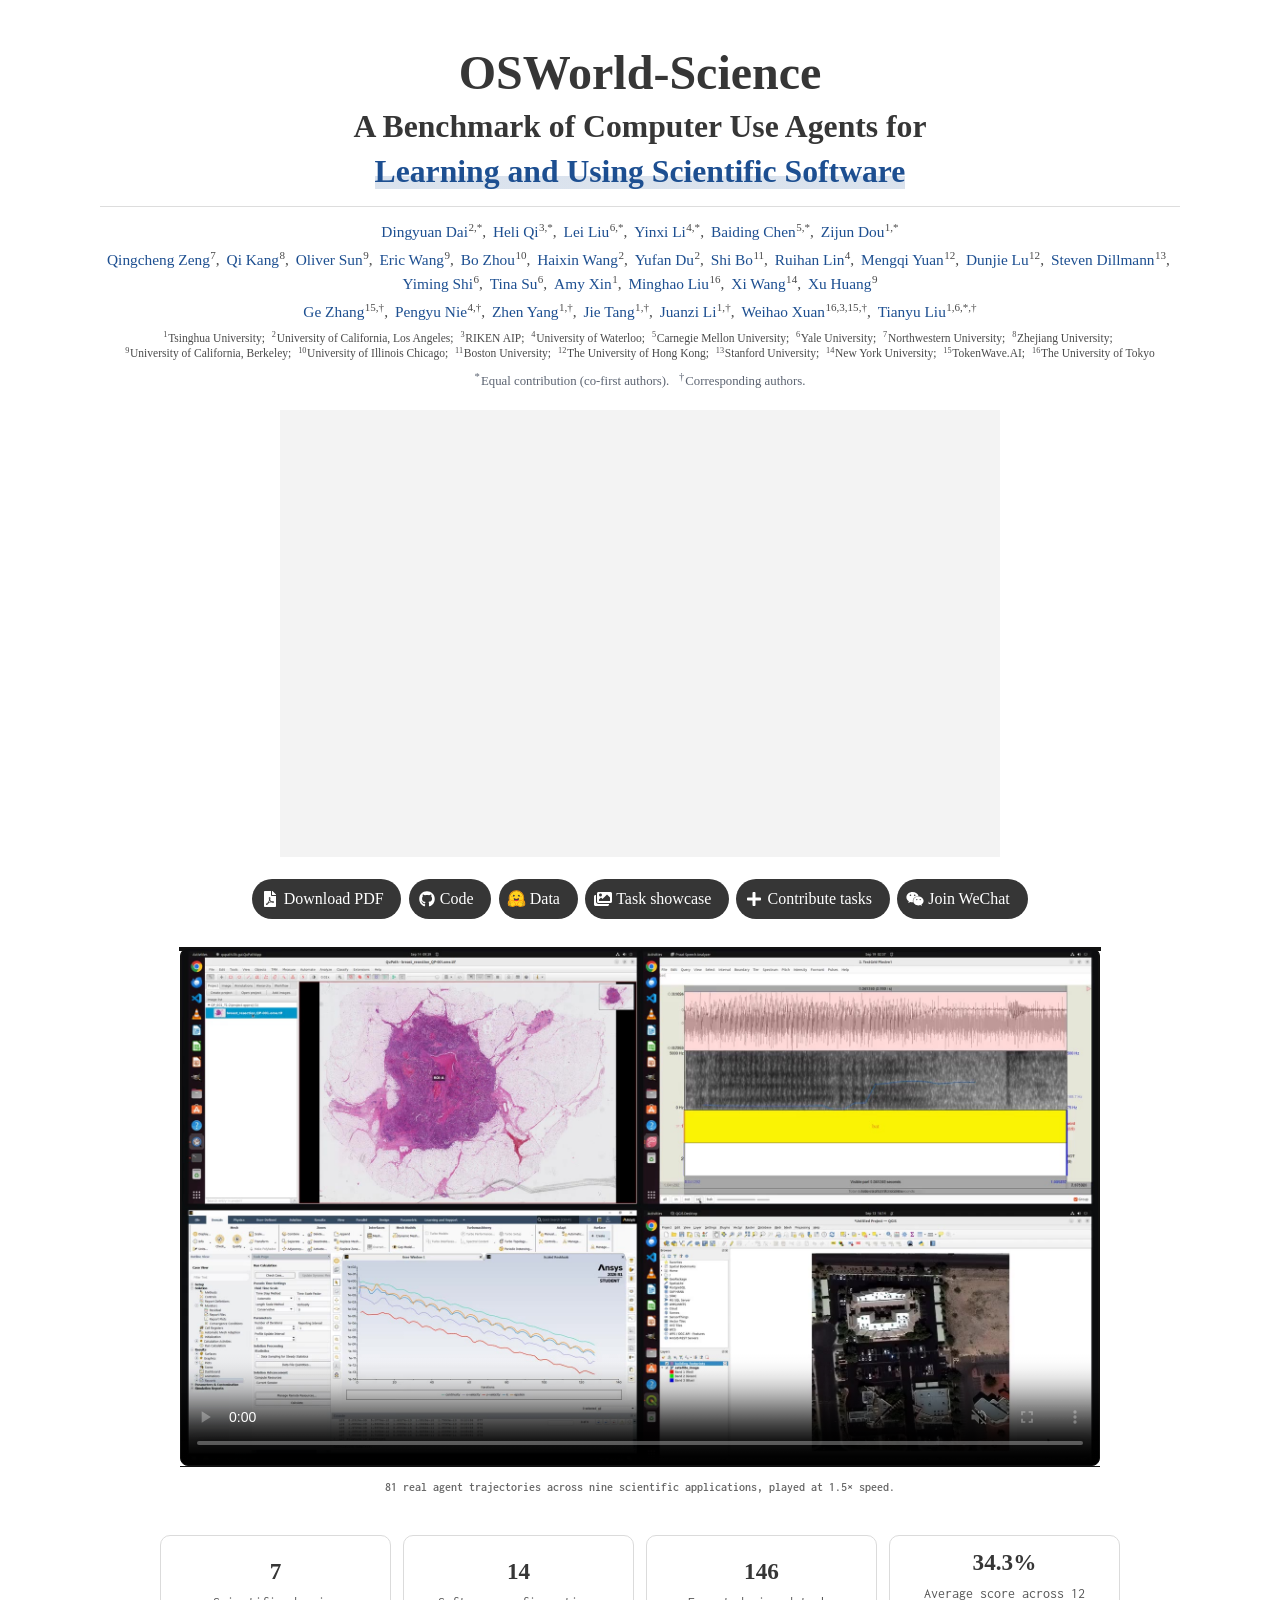
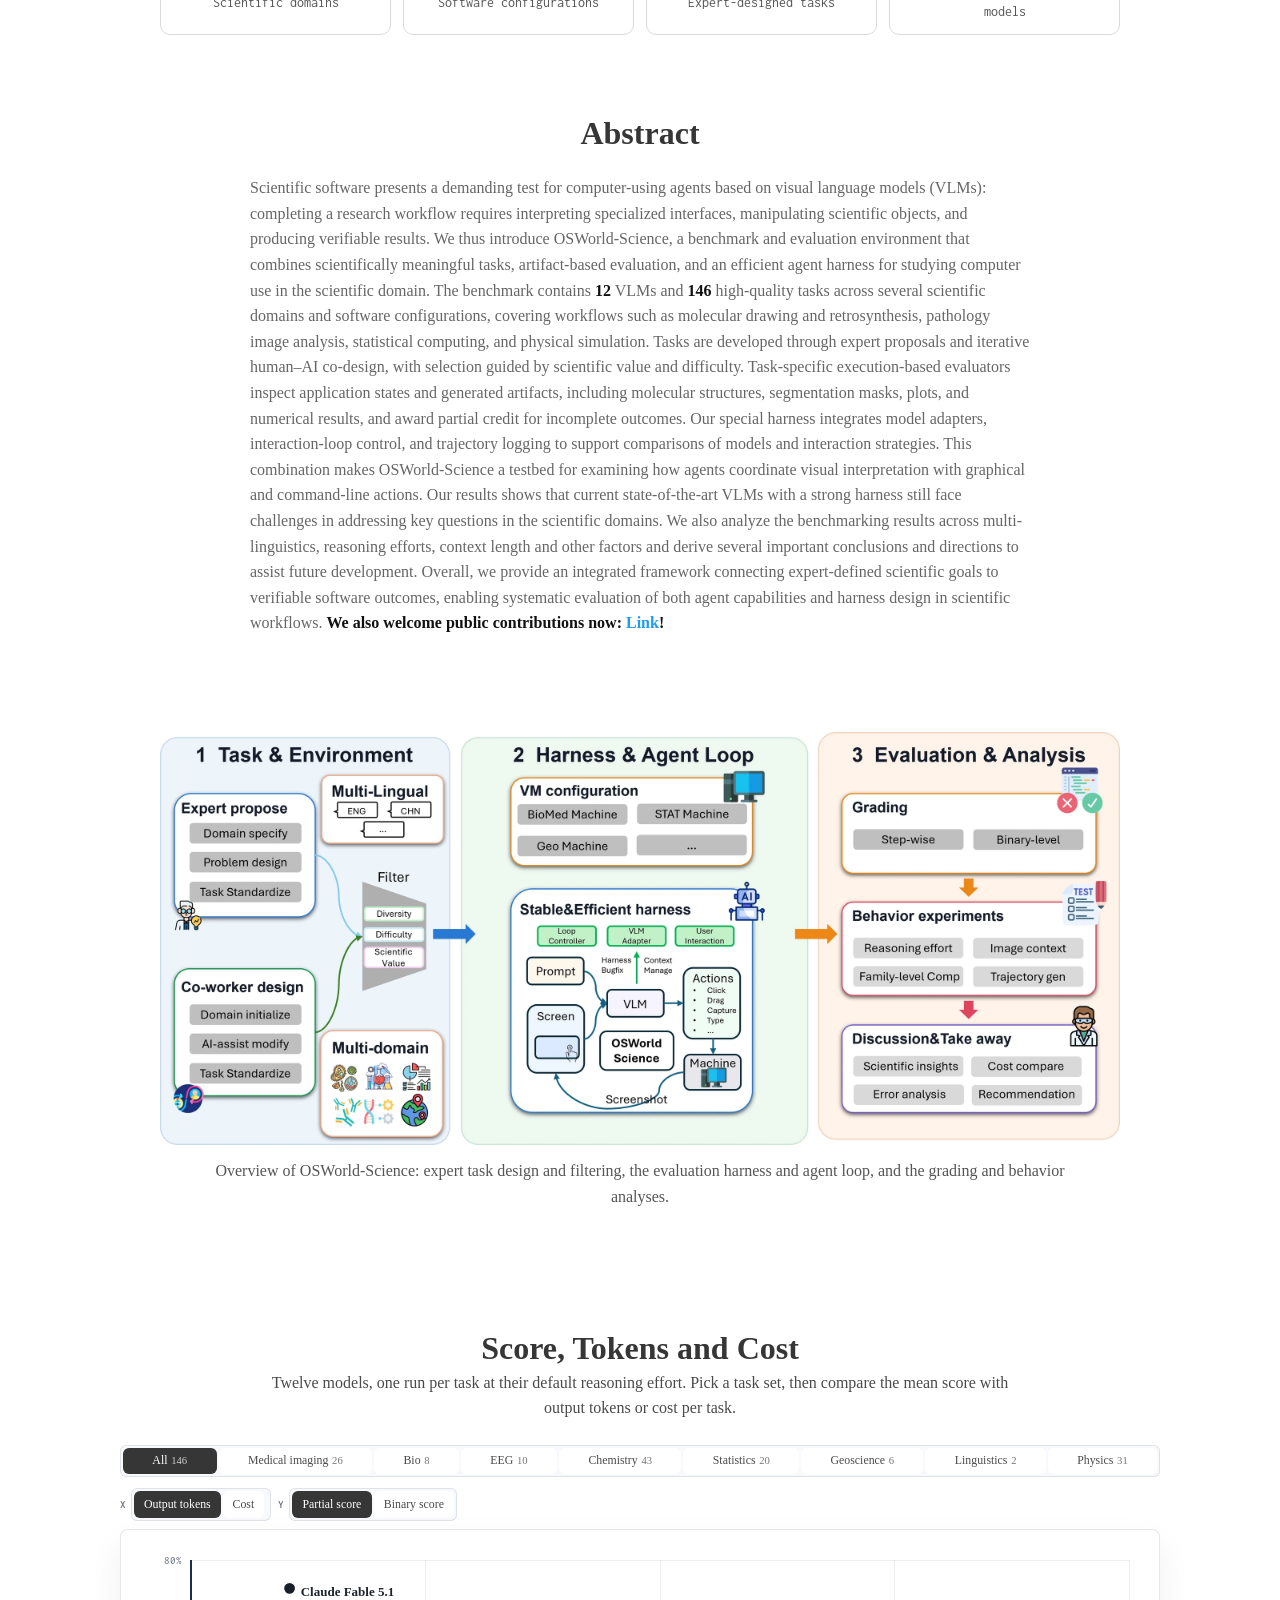
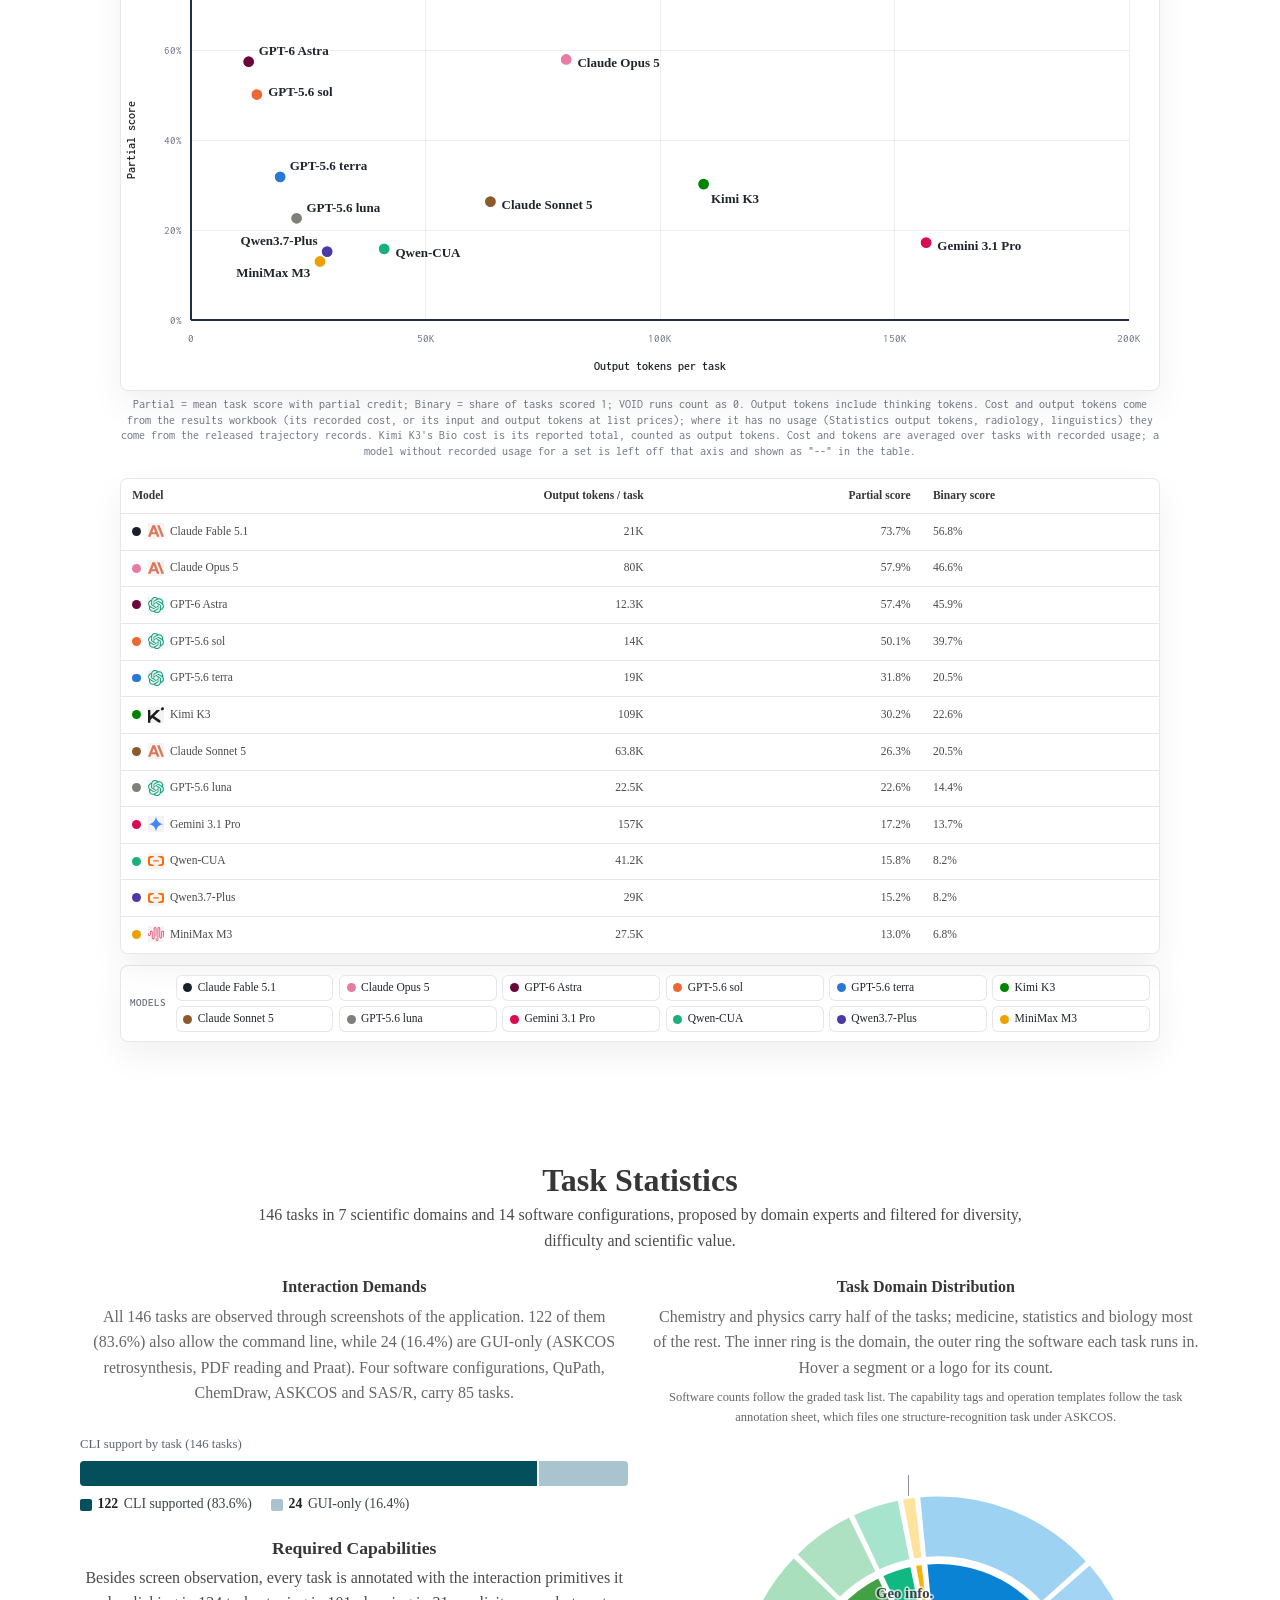
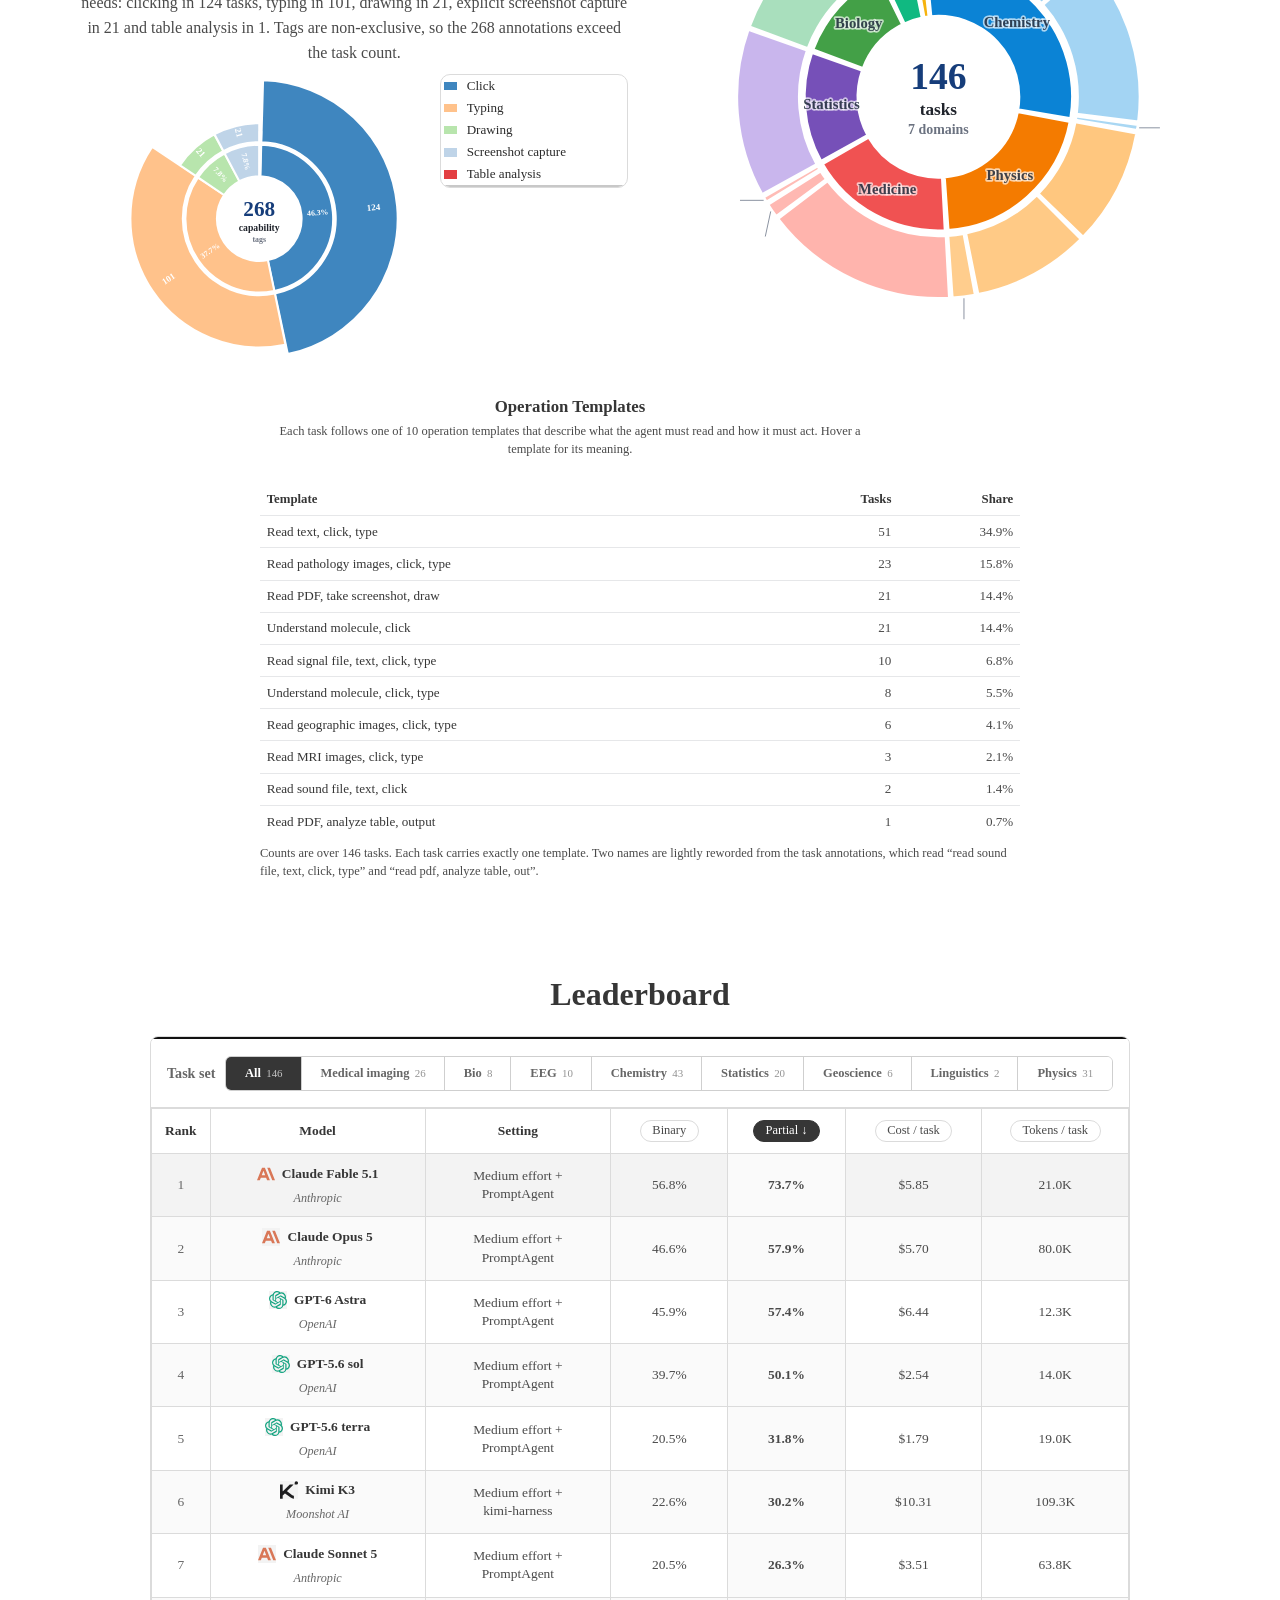
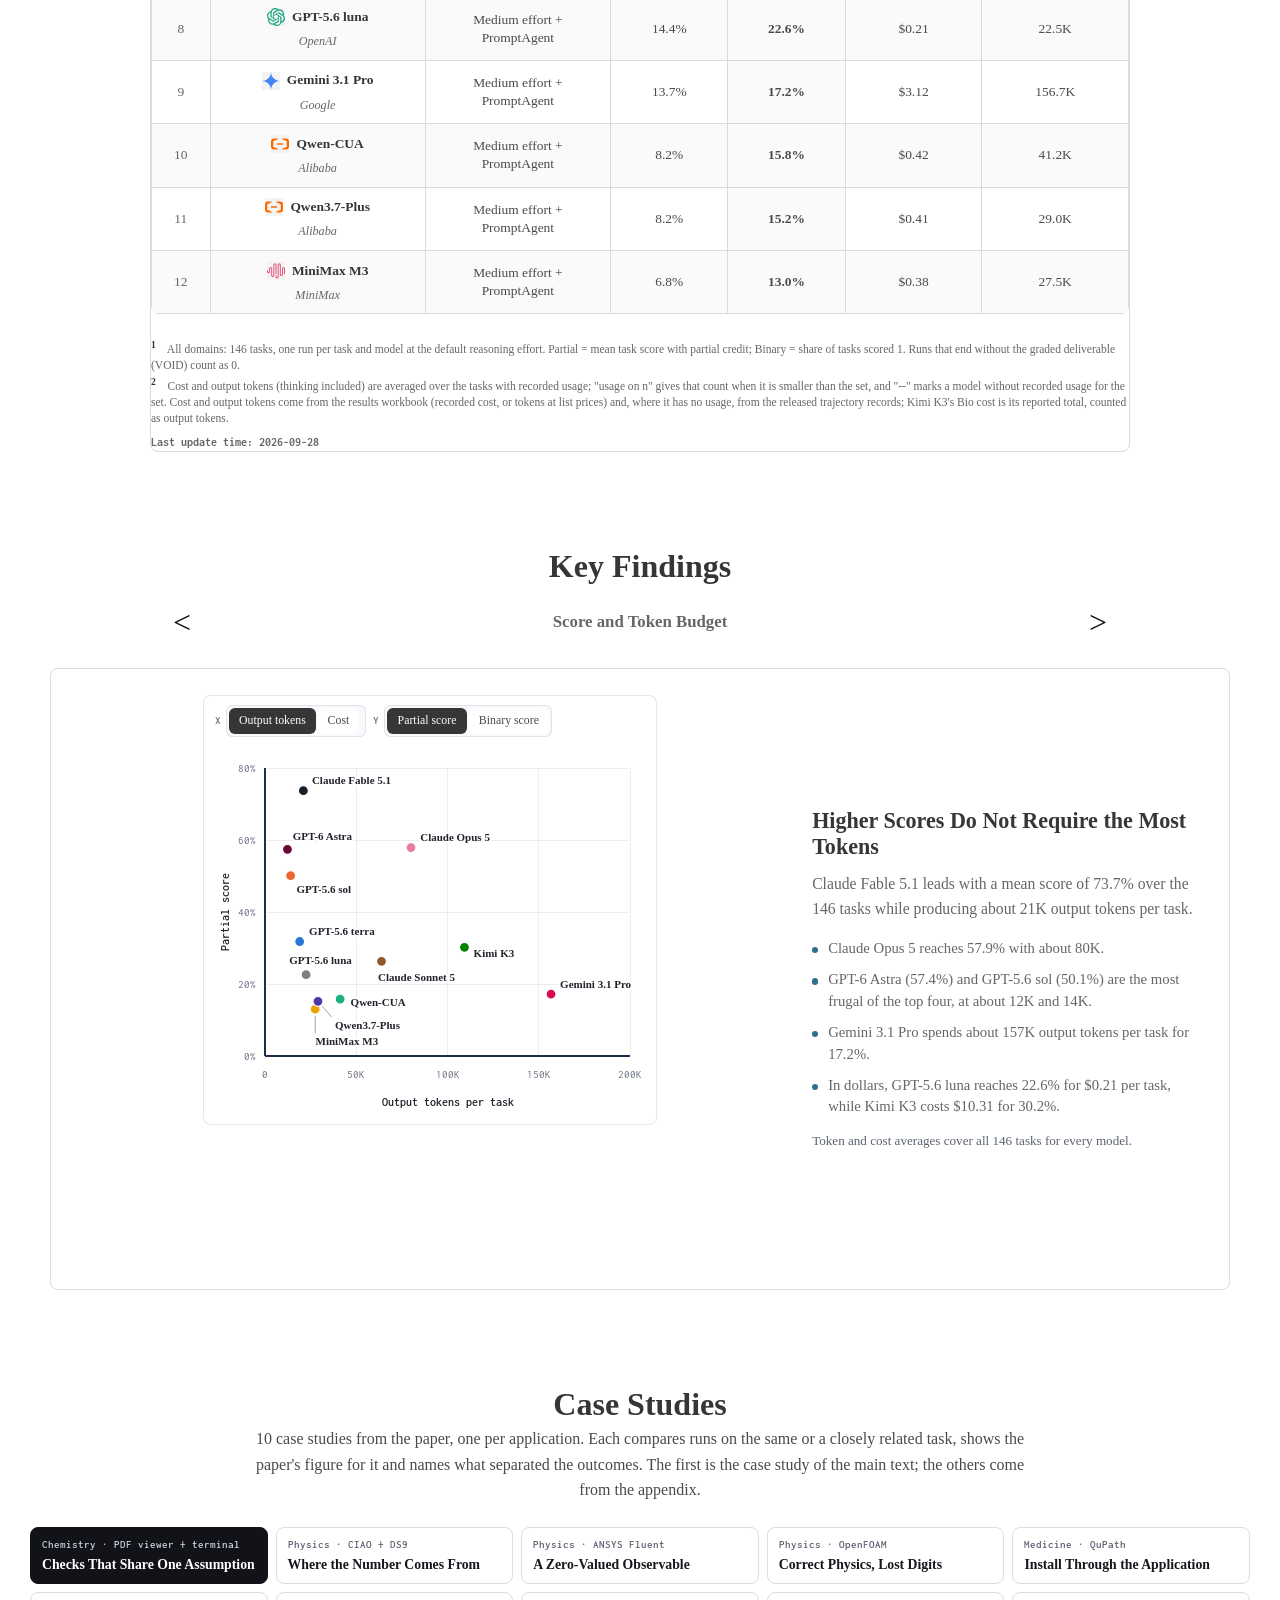
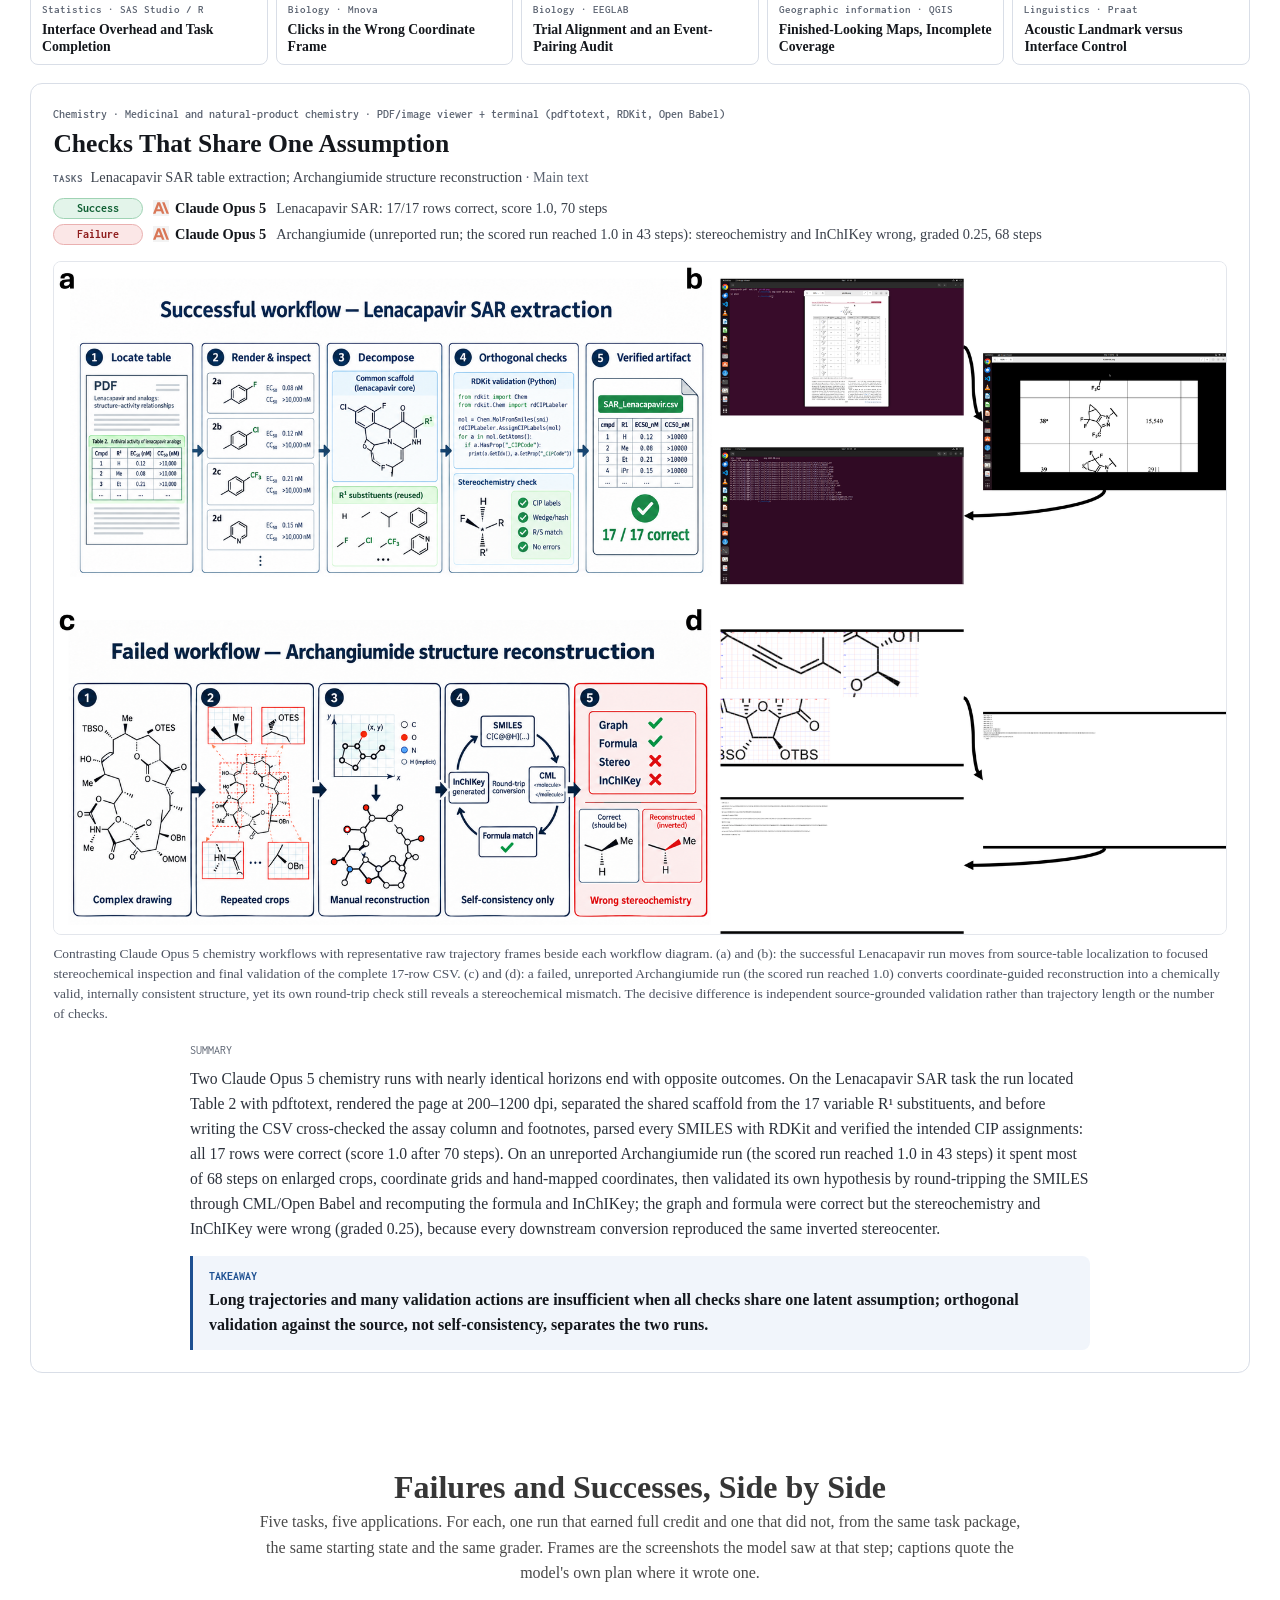
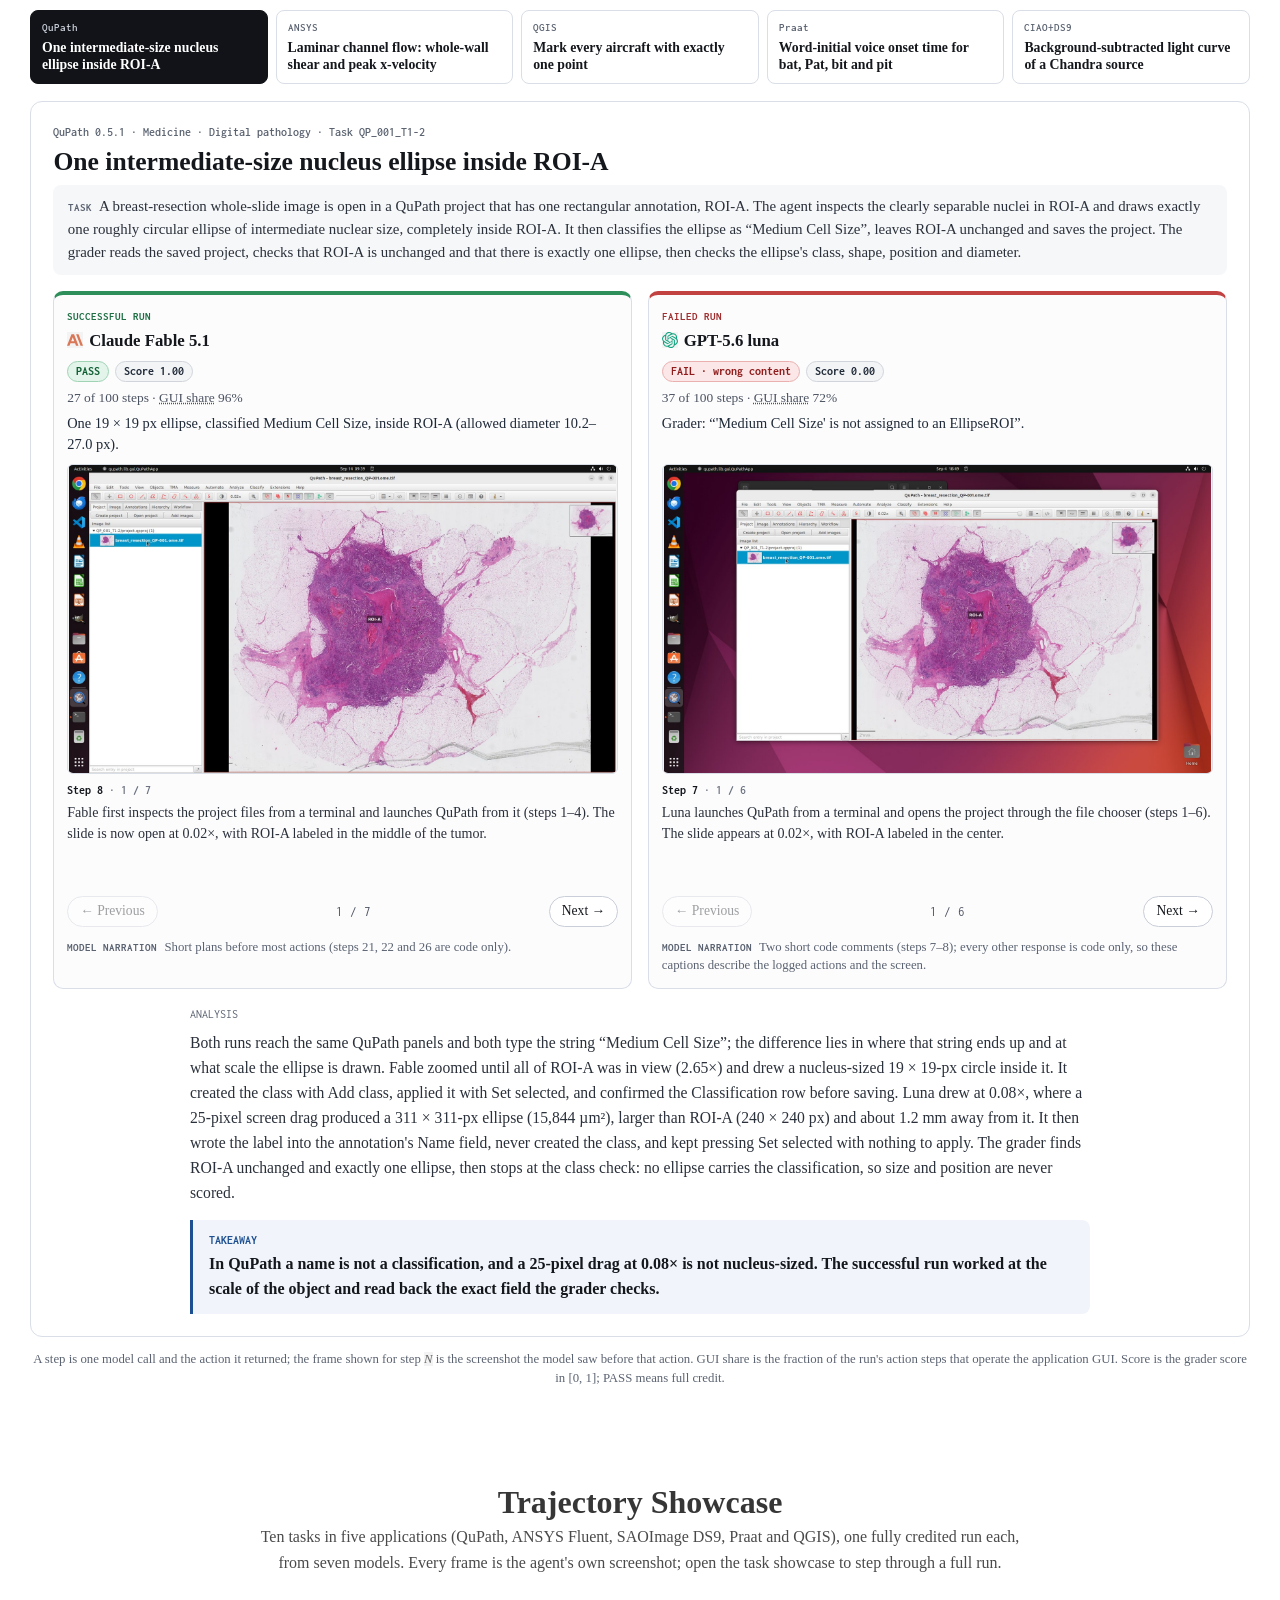
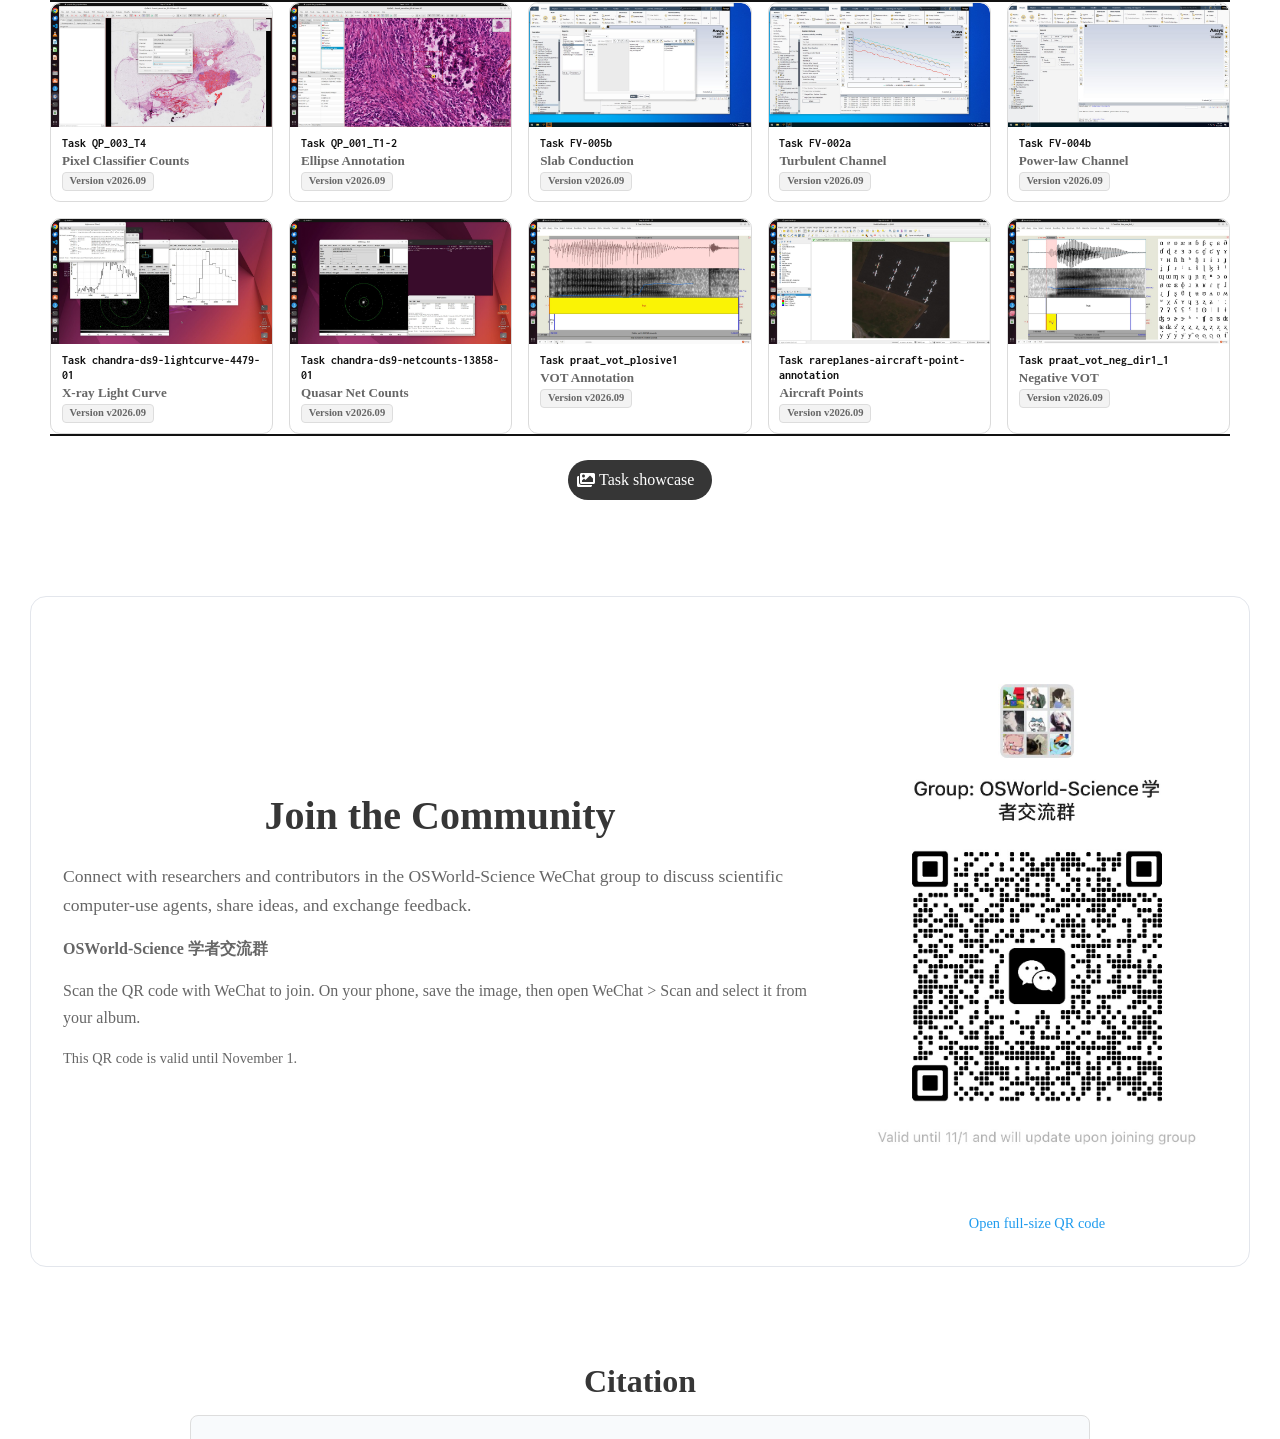
<file: index.html>
<!DOCTYPE html>
<html lang="en">

<head>
  <meta charset="utf-8">
  <meta name="description" content="OSWorld-Science: a benchmark of 146 expert-designed tasks in 14 scientific software configurations across seven domains, with execution-based grading, for computer-use agents built on vision-language models.">
  <meta name="keywords" content="OSWorld-Science, computer-use agents, GUI agents, vision-language models, scientific software, benchmark, QuPath, ChemDraw, ASKCOS, SAS, OpenFOAM, ANSYS, EEGLAB, QGIS, Praat">
  <meta name="viewport" content="width=device-width, initial-scale=1">
  <meta property="og:type" content="website">
  <meta property="og:title" content="OSWorld-Science: A Benchmark of Computer Use Agents for Learning and Using Scientific Software">
  <meta property="og:description" content="OSWorld-Science: a benchmark of 146 expert-designed tasks in 14 scientific software configurations across seven domains, with execution-based grading, for computer-use agents built on vision-language models.">
  <meta property="og:image" content="static/images/paper/figure1_overall.png">
  <meta name="twitter:card" content="summary_large_image">
  <meta name="twitter:title" content="OSWorld-Science: A Benchmark of Computer Use Agents for Learning and Using Scientific Software">
  <meta name="twitter:description" content="OSWorld-Science: a benchmark of 146 expert-designed tasks in 14 scientific software configurations across seven domains, with execution-based grading, for computer-use agents built on vision-language models.">
  <meta name="twitter:image" content="static/images/paper/figure1_overall.png">
  <title>OSWorld-Science: A Benchmark of Computer Use Agents for Learning and Using Scientific Software</title>

  <link rel="preconnect" href="https://fonts.googleapis.com">
  <link rel="preconnect" href="https://fonts.gstatic.com" crossorigin>
  <link href="https://fonts.googleapis.com/css2?family=Inconsolata:wght@400;500;600;700;800;900&amp;display=swap" rel="stylesheet">
  <link rel="stylesheet" href="static/css/bulma.min.css">
  <link rel="stylesheet" href="static/css/index.css">
  <link rel="stylesheet" href="stylesheets/index.css">
  <link rel="stylesheet" href="static/css/benchmark-sweep.css">
  <link rel="stylesheet" href="static/css/osworld-official-match.css">
  <link rel="stylesheet" href="static/css/osci.css?v=wechat-community-1">
  <link rel="stylesheet" href="static/css/osci-stories.css">
  <link rel="icon" type="image/png" href="static/images/osci/favicon.png">
  <link rel="apple-touch-icon" href="static/images/osci/apple-touch-icon.png">

  <script defer src="static/js/fontawesome.all.min.js"></script>
  <script defer src="static/js/osciData.js"></script>
  <script defer src="static/js/leaderboard.js"></script>
  <script defer src="static/js/taskShowcaseData.js"></script>
  <script defer src="static/js/softwareLogos.js"></script>
  <script defer src="static/js/domainInteraction.js"></script>
  <script defer src="static/js/economicCoverage.js"></script>
  <script defer src="static/js/osciStories.js"></script>
  <script defer src="static/js/benchmarkSweep.js"></script>
  <script defer src="static/js/findingsCarousel.js"></script>
</head>


<body class="minimal-home">
  <main id="top">


    <section class="hero osworld-hero" id="home">
      <div class="hero-body">
        <div class="container is-max-desktop">
          <div class="osworld-hero-grid">
            <div class="osworld-hero-copy">
              <h1 class="title is-1 publication-title">
                <span class="hero-title-line hero-title-main">OSWorld-Science</span>
                <span class="hero-title-line hero-title-subtitle">A Benchmark of Computer Use Agents for</span>
                <span class="hero-title-line hero-title-subtitle">
                  <span class="hero-summary-highlight">Learning and Using Scientific Software</span>
                </span>
              </h1>

              <div class="is-size-5 publication-authors">
                <div class="author-rows" aria-label="Paper authors">
                  <div class="author-list author-row" aria-label="Co-first authors">
                    <span class="author-entry"><span class="author-block">Dingyuan Dai</span><sup class="author-affiliation-mark">2,*</sup></span>
                    <span class="author-entry"><span class="author-block">Heli Qi</span><sup class="author-affiliation-mark">3,*</sup></span>
                    <span class="author-entry"><span class="author-block">Lei Liu</span><sup class="author-affiliation-mark">6,*</sup></span>
                    <span class="author-entry"><span class="author-block">Yinxi Li</span><sup class="author-affiliation-mark">4,*</sup></span>
                    <span class="author-entry"><span class="author-block">Baiding Chen</span><sup class="author-affiliation-mark">5,*</sup></span>
                    <span class="author-entry"><span class="author-block">Zijun Dou</span><sup class="author-affiliation-mark">1,*</sup></span>
                  </div>
                  <div class="author-list author-row" aria-label="Contributors">
                    <span class="author-entry"><span class="author-block">Qingcheng Zeng</span><sup class="author-affiliation-mark">7</sup></span>
                    <span class="author-entry"><span class="author-block">Qi Kang</span><sup class="author-affiliation-mark">8</sup></span>
                    <span class="author-entry"><span class="author-block">Oliver Sun</span><sup class="author-affiliation-mark">9</sup></span>
                    <span class="author-entry"><span class="author-block">Eric Wang</span><sup class="author-affiliation-mark">9</sup></span>
                    <span class="author-entry"><span class="author-block">Bo Zhou</span><sup class="author-affiliation-mark">10</sup></span>
                    <span class="author-entry"><span class="author-block">Haixin Wang</span><sup class="author-affiliation-mark">2</sup></span>
                    <span class="author-entry"><span class="author-block">Yufan Du</span><sup class="author-affiliation-mark">2</sup></span>
                    <span class="author-entry"><span class="author-block">Shi Bo</span><sup class="author-affiliation-mark">11</sup></span>
                    <span class="author-entry"><span class="author-block">Ruihan Lin</span><sup class="author-affiliation-mark">4</sup></span>
                    <span class="author-entry"><span class="author-block">Mengqi Yuan</span><sup class="author-affiliation-mark">12</sup></span>
                    <span class="author-entry"><span class="author-block">Dunjie Lu</span><sup class="author-affiliation-mark">12</sup></span>
                    <span class="author-entry"><span class="author-block">Steven Dillmann</span><sup class="author-affiliation-mark">13</sup></span>
                    <span class="author-entry"><span class="author-block">Yiming Shi</span><sup class="author-affiliation-mark">6</sup></span>
                    <span class="author-entry"><span class="author-block">Tina Su</span><sup class="author-affiliation-mark">6</sup></span>
                    <span class="author-entry"><span class="author-block">Amy Xin</span><sup class="author-affiliation-mark">1</sup></span>
                    <span class="author-entry"><span class="author-block">Minghao Liu</span><sup class="author-affiliation-mark">16</sup></span>
                    <span class="author-entry"><span class="author-block">Xi Wang</span><sup class="author-affiliation-mark">14</sup></span>
                    <span class="author-entry"><span class="author-block">Xu Huang</span><sup class="author-affiliation-mark">9</sup></span>
                  </div>
                  <div class="author-list author-row" aria-label="Corresponding authors">
                    <span class="author-entry"><span class="author-block">Ge Zhang</span><sup class="author-affiliation-mark">15,&dagger;</sup></span>
                    <span class="author-entry"><span class="author-block">Pengyu Nie</span><sup class="author-affiliation-mark">4,&dagger;</sup></span>
                    <span class="author-entry"><span class="author-block">Zhen Yang</span><sup class="author-affiliation-mark">1,&dagger;</sup></span>
                    <span class="author-entry"><span class="author-block">Jie Tang</span><sup class="author-affiliation-mark">1,&dagger;</sup></span>
                    <span class="author-entry"><span class="author-block">Juanzi Li</span><sup class="author-affiliation-mark">1,&dagger;</sup></span>
                    <span class="author-entry"><span class="author-block">Weihao Xuan</span><sup class="author-affiliation-mark">16,3,15,&dagger;</sup></span>
                    <span class="author-entry"><span class="author-block">Tianyu Liu</span><sup class="author-affiliation-mark">1,6,*,&dagger;</sup></span>
                  </div>
                </div>

                <div class="author-affiliation-list" aria-label="Author affiliations">
                  <span class="affiliation-entry"><sup>1</sup>Tsinghua University</span>
                  <span class="affiliation-entry"><sup>2</sup>University of California, Los Angeles</span>
                  <span class="affiliation-entry"><sup>3</sup>RIKEN AIP</span>
                  <span class="affiliation-entry"><sup>4</sup>University of Waterloo</span>
                  <span class="affiliation-entry"><sup>5</sup>Carnegie Mellon University</span>
                  <span class="affiliation-entry"><sup>6</sup>Yale University</span>
                  <span class="affiliation-entry"><sup>7</sup>Northwestern University</span>
                  <span class="affiliation-entry"><sup>8</sup>Zhejiang University</span>
                  <span class="affiliation-entry"><sup>9</sup>University of California, Berkeley</span>
                  <span class="affiliation-entry"><sup>10</sup>University of Illinois Chicago</span>
                  <span class="affiliation-entry"><sup>11</sup>Boston University</span>
                  <span class="affiliation-entry"><sup>12</sup>The University of Hong Kong</span>
                  <span class="affiliation-entry"><sup>13</sup>Stanford University</span>
                  <span class="affiliation-entry"><sup>14</sup>New York University</span>
                  <span class="affiliation-entry"><sup>15</sup>TokenWave.AI</span>
                  <span class="affiliation-entry"><sup>16</sup>The University of Tokyo</span>
                </div>
                <p class="author-footnote"><sup>*</sup>Equal contribution (co-first authors). &nbsp; <sup>&dagger;</sup>Corresponding authors.</p>
                <figure class="hero-logo-strip">
                  <picture>
                    <source media="(max-width: 720px)" srcset="static/images/osci/institution_logos_4rows.png" width="1600" height="995">
                    <img src="static/images/osci/institution_logos.png" width="3200" height="638" decoding="async"
                      alt="Logos of the contributing institutions: DiscoAILab, Tsinghua University, UCLA, RIKEN AIP, Yale University, University of Waterloo, Carnegie Mellon University, Northwestern University, Zhejiang University, UC Berkeley, University of Illinois Chicago, Boston University, The University of Hong Kong, Stanford University, New York University, The University of Tokyo">
                  </picture>
                </figure>
              </div>

              <div class="publication-links">
                <span class="link-block">
                  <a href="https://arxiv.org/pdf/2609.39903" class="external-link button is-normal is-rounded is-dark" target="_blank" rel="noopener">
                    <span class="icon"><i class="fas fa-file-pdf"></i></span>
                    <span>Download PDF</span>
                  </a>
                </span>
                <span class="link-block">
                  <a href="https://github.com/DiscoAILab/OSWorld-Science" class="external-link button is-normal is-rounded is-dark" target="_blank" rel="noopener noreferrer">
                    <span class="icon"><i class="fab fa-github"></i></span>
                    <span>Code</span>
                  </a>
                </span>
                <span class="link-block">
                  <a href="https://huggingface.co/datasets/SciAILab/OSWorld-Science-data" class="external-link button is-normal is-rounded is-dark" target="_blank" rel="noopener noreferrer">
                    <span class="icon huggingface-icon-wrap">
                      <img class="huggingface-icon" src="static/images/huggingface_logo-noborder.svg" alt="" aria-hidden="true">
                    </span>
                    <span>Data</span>
                  </a>
                </span>
                <span class="link-block">
                  <a href="task-showcase/index.html" class="external-link button is-normal is-rounded is-dark">
                    <span class="icon"><i class="fas fa-images"></i></span>
                    <span>Task showcase</span>
                  </a>
                </span>
                <span class="link-block">
                  <a href="https://docs.google.com/forms/d/e/1FAIpQLSeRYkEIXTsllKYqSP8nYVLpA9KYhPFvMFRxseyc4y_HWnadlg/viewform?usp=dialog" class="external-link button is-normal is-rounded is-dark" target="_blank" rel="noopener noreferrer">
                    <span class="icon"><i class="fas fa-plus"></i></span>
                    <span>Contribute tasks</span>
                  </a>
                </span>
                <span class="link-block">
                  <a href="#community" class="button is-normal is-rounded is-dark">
                    <span class="icon"><i class="fab fa-weixin" aria-hidden="true"></i></span>
                    <span>Join WeChat</span>
                  </a>
                </span>
              </div>
            </div>

            <figure class="osworld-hero-figure osworld-hero-video">
              <video autoplay muted loop playsinline controls preload="auto" poster="static/videos/demo_v2/osworld-science-grid-9x9-white_black-1.5x-poster.jpg" width="1920" height="1080"
                aria-label="Grid of agent screen recordings from nine scientific applications, played at 1.5 times speed">
                <source src="static/videos/demo_v2/osworld-science-grid-9x9-white_black-1.5x.mp4" type="video/mp4">
                Your browser does not support the video tag.
              </video>
              <figcaption class="hero-video-caption">81 real agent trajectories across nine scientific applications, played at 1.5&times; speed.</figcaption>
            </figure>
          </div>

          <div class="hero-metrics hero-metrics-four" aria-label="OSWorld-Science headline statistics">
            <div class="metric-card">
              <span class="metric-value">7</span>
              <span class="metric-label">Scientific domains</span>
            </div>
            <div class="metric-card">
              <span class="metric-value">14</span>
              <span class="metric-label">Software configurations</span>
            </div>
            <div class="metric-card">
              <span class="metric-value">146</span>
              <span class="metric-label">Expert-designed tasks</span>
            </div>
            <div class="metric-card">
              <span class="metric-value">34.3%</span>
              <span class="metric-label">Average score across 12 models</span>
            </div>
          </div>
        </div>

      </div>
    </section>

    <section class="section" id="overview">
      <div class="container is-max-desktop">
        <div class="columns is-centered has-text-centered section-heading visual-heading">
          <div class="column is-four-fifths">
            <h2 class="title is-2">Abstract</h2>
          </div>
        </div>

        <div class="content abstract-copy">
          <p>Scientific software presents a demanding test for computer-using agents based on visual language models (VLMs): completing a research workflow requires interpreting specialized interfaces, manipulating scientific objects, and producing verifiable results. We thus introduce OSWorld-Science, a benchmark and evaluation environment that combines scientifically meaningful tasks, artifact-based evaluation, and an efficient agent harness for studying computer use in the scientific domain. The benchmark contains <strong>12</strong> VLMs and <strong>146</strong> high-quality tasks across several scientific domains and software configurations, covering workflows such as molecular drawing and retrosynthesis, pathology image analysis, statistical computing, and physical simulation. Tasks are developed through expert proposals and iterative human–AI co-design, with selection guided by scientific value and difficulty. Task-specific execution-based evaluators inspect application states and generated artifacts, including molecular structures, segmentation masks, plots, and numerical results, and award partial credit for incomplete outcomes. Our special harness integrates model adapters, interaction-loop control, and trajectory logging to support comparisons of models and interaction strategies. This combination makes OSWorld-Science a testbed for examining how agents coordinate visual interpretation with graphical and command-line actions. Our results shows that current state-of-the-art VLMs with a strong harness still face challenges in addressing key questions in the scientific domains. We also analyze the benchmarking results across multi-linguistics, reasoning efforts, context length and other factors and derive several important conclusions and directions to assist future development. Overall, we provide an integrated framework connecting expert-defined scientific goals to verifiable software outcomes, enabling systematic evaluation of both agent capabilities and harness design in scientific workflows. <strong>We also welcome public contributions now: <a href="https://docs.google.com/forms/d/e/1FAIpQLSeRYkEIXTsllKYqSP8nYVLpA9KYhPFvMFRxseyc4y_HWnadlg/viewform?usp=dialog" target="_blank" rel="noopener noreferrer" aria-label="Task contribution form">Link</a>!</strong></p>
        </div>
      </div>
    </section>

    <section class="section main-figure-section" aria-label="OSWorld-Science main figure">
      <div class="container is-max-desktop">
        <figure class="paper-figure osci-main-figure">
          <a class="osci-figure-link" href="static/images/paper/figure1_overall.png" target="_blank" rel="noopener" title="Open the full-size figure">
          <picture>
            <source srcset="static/images/paper/figure1_overall.webp" type="image/webp">
            <img src="static/images/paper/figure1_overall.png" width="2400" height="1032" decoding="async" fetchpriority="high"
              alt="Overview of OSWorld-Science in three panels: 1, task and environment (expert proposal, co-worker design, filtering by diversity, difficulty and scientific value, multilingual and multi-domain tasks); 2, harness and agent loop (VM configurations, loop controller, VLM adapter, screenshots and actions); 3, evaluation and analysis (step-wise and binary grading, behavior experiments, discussion).">
          </picture>
          </a>
          <figcaption>
            Overview of OSWorld-Science: expert task design and filtering, the evaluation harness and agent loop, and the grading and behavior analyses.
          </figcaption>
        </figure>
      </div>
    </section>

    <section class="section benchmark-sweep-section" id="results" aria-label="Interactive OSWorld-Science results sweep">
      <div class="container is-max-desktop">
        <div class="columns is-centered has-text-centered section-heading visual-heading">
          <div class="column is-four-fifths">
            <h2 class="title is-2">Score, Tokens and Cost</h2>
            <p class="section-deck">Twelve models, one run per task at their default reasoning effort. Pick a task set, then compare the mean score with output tokens or cost per task.</p>
          </div>
        </div>
      </div>
      <div class="container is-max-desktop benchmark-sweep-container">
        <div class="benchmark-sweep" id="benchmark-sweep">
          <div class="benchmark-plot-row">
            <div class="benchmark-plot-column">
              <div class="benchmark-sweep-controls">
                <div class="benchmark-chart-switches">
                  <div class="benchmark-scope-switch benchmark-segmented" role="group" aria-label="Task set">
                    <button class="benchmark-metric-btn" type="button" data-benchmark-scope="all" aria-pressed="true" title="All domains, 146 tasks">All <small>146</small></button>
                    <button class="benchmark-metric-btn" type="button" data-benchmark-scope="med" aria-pressed="false" title="Medical imaging, 26 tasks">Medical imaging <small>26</small></button>
                    <button class="benchmark-metric-btn" type="button" data-benchmark-scope="bio" aria-pressed="false" title="Bio, 8 tasks">Bio <small>8</small></button>
                    <button class="benchmark-metric-btn" type="button" data-benchmark-scope="eeg" aria-pressed="false" title="EEG, 10 tasks">EEG <small>10</small></button>
                    <button class="benchmark-metric-btn" type="button" data-benchmark-scope="chem" aria-pressed="false" title="Chemistry, 43 tasks">Chemistry <small>43</small></button>
                    <button class="benchmark-metric-btn" type="button" data-benchmark-scope="stat" aria-pressed="false" title="Statistics, 20 tasks">Statistics <small>20</small></button>
                    <button class="benchmark-metric-btn" type="button" data-benchmark-scope="geo" aria-pressed="false" title="Geoscience, 6 tasks">Geoscience <small>6</small></button>
                    <button class="benchmark-metric-btn" type="button" data-benchmark-scope="ling" aria-pressed="false" title="Linguistics, 2 tasks">Linguistics <small>2</small></button>
                    <button class="benchmark-metric-btn" type="button" data-benchmark-scope="phys" aria-pressed="false" title="Physics, 31 tasks">Physics <small>31</small></button>
                  </div>
                </div>
                <div class="benchmark-axis-controls">
                  <div class="benchmark-control-group">
                    <span class="benchmark-control-label">X</span>
                    <div class="benchmark-segmented" role="group" aria-label="X-axis metric">
                      <button class="benchmark-metric-btn" type="button" data-benchmark-x-metric="tokens" aria-pressed="true">Output tokens</button>
                      <button class="benchmark-metric-btn" type="button" data-benchmark-x-metric="cost" aria-pressed="false">Cost</button>
                    </div>
                  </div>
                  <div class="benchmark-control-group">
                    <span class="benchmark-control-label">Y</span>
                    <div class="benchmark-segmented is-y-axis" role="group" aria-label="Y-axis score metric">
                      <button class="benchmark-metric-btn" type="button" data-benchmark-y-metric="mean" aria-pressed="true">Partial score</button>
                      <button class="benchmark-metric-btn" type="button" data-benchmark-y-metric="binary" aria-pressed="false">Binary score</button>
                    </div>
                  </div>
                </div>
              </div>

              <div class="benchmark-chart-wrap" id="benchmarkSweepChartWrap">
                <svg id="benchmarkSweepChart" viewBox="0 0 720 460" role="img" aria-label="Interactive OSWorld-Science sweep chart: score against output tokens or cost per task" aria-describedby="benchmarkSweepCaption"></svg>
                <div class="benchmark-tooltip" id="benchmarkSweepTooltip" role="status" aria-live="polite"></div>
              </div>
              <p class="benchmark-chart-caption" id="benchmarkSweepCaption">Partial = mean task score with partial credit; Binary = share of tasks scored 1; VOID runs count as 0. Output tokens include thinking tokens. Cost and output tokens come from the results workbook (its recorded cost, or its input and output tokens at list prices); where it has no usage (Statistics output tokens, radiology, linguistics) they come from the released trajectory records. Kimi K3's Bio cost is its reported total, counted as output tokens. Cost and tokens are averaged over tasks with recorded usage; a model without recorded usage for a set is left off that axis and shown as "--" in the table.</p>
            </div>

            <section class="benchmark-table-section" aria-label="OSWorld-Science results table">
              <div class="benchmark-data-table-wrap">
                <table>
                  <thead>
                    <tr>
                      <th data-benchmark-sort="model">Model</th>
                      <th data-benchmark-sort="x" id="benchmarkSweepXHeader">Output tokens / task</th>
                      <th data-benchmark-sort="score" id="benchmarkSweepScoreHeader">Partial score</th>
                      <th data-benchmark-sort="other" id="benchmarkSweepOtherHeader">Binary score</th>
                    </tr>
                  </thead>
                  <tbody id="benchmarkSweepRows"></tbody>
                </table>
              </div>
            </section>
          </div>

          <aside class="benchmark-model-panel" aria-label="Model visibility">
            <p class="benchmark-panel-title">Models</p>
            <div class="benchmark-model-toggles" id="benchmarkModelToggles"></div>
          </aside>
        </div>
      </div>
    </section>

    <section class="section" id="statistics">
      <div class="container is-max-desktop">
        <div class="columns is-centered has-text-centered section-heading visual-heading">
          <div class="column is-four-fifths">
            <h2 class="title is-2">Task Statistics</h2>
            <p class="section-deck">146 tasks in 7 scientific domains and 14 software configurations, proposed by domain experts and filtered for diversity, difficulty and scientific value.</p>
          </div>
        </div>

        <div class="statistics-visual-grid statistics-four-grid">
          <div class="statistics-story">
            <div class="statistics-time-copy">
              <h3>Interaction Demands</h3>
              <p>
                All 146 tasks are observed through screenshots of the application. 122 of them
                (83.6%) also allow the command line, while 24 (16.4%) are GUI-only
                (ASKCOS retrosynthesis, PDF reading and Praat). Four software configurations, QuPath, ChemDraw, ASKCOS and SAS/R,
                carry 85 tasks.
              </p>
            </div>
            <div class="osci-cli-split" role="img" aria-label="CLI support: 122 tasks allow the command line, 24 are GUI-only">
              <p class="osci-cli-note">CLI support by task (146 tasks)</p>
              <div class="osci-cli-bar" aria-hidden="true">
                <span class="is-cli" style="flex: 122 1 0"></span>
                <span class="is-gui" style="flex: 24 1 0"></span>
              </div>
              <div class="osci-cli-legend" aria-hidden="true">
                <span><i class="is-cli"></i><strong>122</strong> CLI supported (83.6%)</span>
                <span><i class="is-gui"></i><strong>24</strong> GUI-only (16.4%)</span>
              </div>
            </div>
          </div>

          <div class="domain-stat-section">
            <div class="domain-stat-copy">
              <h3>Task Domain Distribution</h3>
              <p>
                Chemistry and physics carry half of the tasks; medicine, statistics and biology most of the rest.
                The inner ring is the domain, the outer ring the software each task runs in. Hover a segment or a logo for its count.
              </p>
              <p class="osci-stat-note">
                Software counts follow the graded task list. The capability tags and operation templates follow the task
                annotation sheet, which files one structure-recognition task under ASKCOS.
              </p>
            </div>
            <div class="domain-stat-layout">
              <div class="domain-explorer" id="domain-explorer">
                <div class="domain-chart-shell" aria-label="Interactive OSWorld-Science task domain distribution">
                  <svg id="domain-donut" class="domain-donut" viewBox="0 0 520 520" role="img" aria-label="OSWorld-Science task domain distribution."></svg>
                  <div class="domain-tooltip" id="domain-tooltip" hidden></div>
                </div>
              </div>
            </div>
          </div>
          <div class="economic-coverage" id="economic-coverage">
          <div class="economic-copy">
            <h3>Required Capabilities</h3>
            <p>
              Besides screen observation, every task is annotated with the interaction primitives it needs: clicking in
              124 tasks, typing in 101, drawing in 21, explicit screenshot capture in 21
              and table analysis in 1. Tags are non-exclusive, so the 268 annotations exceed the task count.
            </p>
          </div>

          <div class="economic-chart-wrap" aria-label="Interactive OSWorld-Science capability annotations">
            <svg id="economic-donut" class="economic-donut" viewBox="-80 -55 760 650" role="img" aria-label="Capability annotations. Inner ring shows share of tags and outer ring shows task count."></svg>
            <div class="economic-ring-legend" aria-hidden="true">
              <span><i></i> Inner Ring: Share of Tags</span>
              <span><i></i> Outer Ring: Task Count</span>
            </div>
            <div class="economic-tooltip" id="economic-tooltip" hidden></div>
          </div>

          <div class="economic-table-wrap">
            <div class="economic-table-body" id="economic-table-body"></div>
          </div>
          </div>

          <div class="challenge-phenomena-panel" id="challenge-phenomena">
            <div class="challenge-phenomena-copy">
              <h3>Operation Templates</h3>
              <p>
                Each task follows one of 10 operation templates that describe what the agent must read and how it must act.
                Hover a template for its meaning.
              </p>
            </div>
            <div class="challenge-phenomena-table-wrap">
              <table class="challenge-phenomena-table">
                <caption>
                  Counts are over 146 tasks. Each task carries exactly one template. Two names are lightly reworded from the task annotations, which read &ldquo;read sound file, text, click, type&rdquo; and &ldquo;read pdf, analyze table, out&rdquo;.
                </caption>
                <thead>
                  <tr>
                    <th>Template</th>
                    <th>Tasks</th>
                    <th>Share</th>
                  </tr>
                </thead>
                <tbody>
                  <tr><td><span class="challenge-term" tabindex="0">Read text, click, type<span class="challenge-definition">Read on-screen text or a data file, then drive the application with clicks and typed input (SAS/R, OpenFOAM, ANSYS, CIAO with DS9).</span></span></td><td>51</td><td>34.9%</td></tr>
                  <tr><td><span class="challenge-term" tabindex="0">Read pathology images, click, type<span class="challenge-definition">Inspect a whole-slide image in QuPath, then annotate, measure or export through the GUI or scripting.</span></span></td><td>23</td><td>15.8%</td></tr>
                  <tr><td><span class="challenge-term" tabindex="0">Read PDF, take screenshot, draw<span class="challenge-definition">Find a structure in a paper PDF, capture it, and redraw it in ChemDraw.</span></span></td><td>21</td><td>14.4%</td></tr>
                  <tr><td><span class="challenge-term" tabindex="0">Understand molecule, click<span class="challenge-definition">Reason about a target molecule and navigate ASKCOS retrosynthesis results.</span></span></td><td>21</td><td>14.4%</td></tr>
                  <tr><td><span class="challenge-term" tabindex="0">Read signal file, text, click, type<span class="challenge-definition">Load EEG recordings in EEGLAB, read the accompanying text, and run an analysis with typed parameters.</span></span></td><td>10</td><td>6.8%</td></tr>
                  <tr><td><span class="challenge-term" tabindex="0">Understand molecule, click, type<span class="challenge-definition">Work with protein structures or NMR spectra in PyMOL or Mnova, typing identifiers and parameters.</span></span></td><td>8</td><td>5.5%</td></tr>
                  <tr><td><span class="challenge-term" tabindex="0">Read geographic images, click, type<span class="challenge-definition">Digitize or analyze raster and vector layers in QGIS.</span></span></td><td>6</td><td>4.1%</td></tr>
                  <tr><td><span class="challenge-term" tabindex="0">Read MRI images, click, type<span class="challenge-definition">Review radiology series in Weasis or 3D Slicer and record findings.</span></span></td><td>3</td><td>2.1%</td></tr>
                  <tr><td><span class="challenge-term" tabindex="0">Read sound file, text, click<span class="challenge-definition">Acoustic inspection of recordings in Praat, driven by clicks only.</span></span></td><td>2</td><td>1.4%</td></tr>
                  <tr><td><span class="challenge-term" tabindex="0">Read PDF, analyze table, output<span class="challenge-definition">Extract a table from a PDF and produce a derived result.</span></span></td><td>1</td><td>0.7%</td></tr>
                </tbody>
              </table>
            </div>
          </div>
        </div>
      </div>
    </section>

    <section class="section" id="leaderboard">
      <div class="container is-max-desktop">
        <div class="columns is-centered has-text-centered section-heading visual-heading">
          <div class="column is-four-fifths">
            <h2 class="title is-2">Leaderboard</h2>
          </div>
        </div>
        <div id="leaderboard-root" class="leaderboard-root" aria-live="polite"></div>
      </div>
    </section>

    <section class="section" id="analysis" data-findings-carousel>
      <div class="container is-max-desktop">
        <div class="columns is-centered has-text-centered section-heading visual-heading">
          <div class="column is-four-fifths">
            <h2 class="title is-2">Key Findings</h2>
            <div class="findings-heading-row">
              <button class="findings-heading-arrow" type="button" data-findings-prev aria-label="Previous finding" title="Previous finding">
                <span aria-hidden="true">&lt;</span>
              </button>
              <p class="findings-current-title" data-findings-title-target>Score and Token Budget</p>
              <button class="findings-heading-arrow" type="button" data-findings-next aria-label="Next finding" title="Next finding">
                <span aria-hidden="true">&gt;</span>
              </button>
            </div>
          </div>
        </div>

        <div class="findings-carousel">
          <div class="findings-viewport">
            <article class="findings-slide is-active" data-findings-slide
              data-findings-title="Score and Token Budget">
              <figure class="findings-figure">
                <div class="findings-image-frame findings-image-frame-sweep">
                  <div class="benchmark-sweep benchmark-sweep-embed is-findings-sweep" aria-label="Interactive score and token sweep, all 146 tasks">
                    <div class="benchmark-plot-column">
                      <div class="benchmark-chart-wrap" data-benchmark-chart-wrap>
                        <div class="benchmark-sweep-controls">
                <div class="benchmark-axis-controls">
                  <div class="benchmark-control-group">
                    <span class="benchmark-control-label">X</span>
                    <div class="benchmark-segmented" role="group" aria-label="Finding X-axis metric">
                      <button class="benchmark-metric-btn" type="button" data-benchmark-x-metric="tokens" aria-pressed="true">Output tokens</button>
                      <button class="benchmark-metric-btn" type="button" data-benchmark-x-metric="cost" aria-pressed="false">Cost</button>
                    </div>
                  </div>
                  <div class="benchmark-control-group">
                    <span class="benchmark-control-label">Y</span>
                    <div class="benchmark-segmented is-y-axis" role="group" aria-label="Finding Y-axis score metric">
                      <button class="benchmark-metric-btn" type="button" data-benchmark-y-metric="mean" aria-pressed="true">Partial score</button>
                      <button class="benchmark-metric-btn" type="button" data-benchmark-y-metric="binary" aria-pressed="false">Binary score</button>
                    </div>
                  </div>
                </div>
                        </div>
                        <svg class="benchmark-sweep-chart" data-benchmark-chart viewBox="0 0 720 420" role="img"
                          aria-label="Interactive chart: mean score against output tokens per task on all 146 tasks"></svg>
                        <div class="benchmark-tooltip" data-benchmark-tooltip role="status" aria-live="polite"></div>
                      </div>
                    </div>
                  </div>
                </div>
              </figure>
              <div class="findings-copy">
                <h3>Higher Scores Do Not Require the Most Tokens</h3>
                <p>
                  Claude Fable 5.1 leads with a mean score of 73.7% over the 146 tasks while producing about 21K output tokens per task.
                </p>
                <ul class="findings-points">
                  <li>Claude Opus 5 reaches 57.9% with about 80K.</li>
                  <li>GPT-6 Astra (57.4%) and GPT-5.6 sol (50.1%) are the most frugal of the top four, at about 12K and 14K.</li>
                  <li>Gemini 3.1 Pro spends about 157K output tokens per task for 17.2%.</li>
                  <li>In dollars, GPT-5.6 luna reaches 22.6% for $0.21 per task, while Kimi K3 costs $10.31 for 30.2%.</li>
                </ul>
                <p class="findings-note">Token and cost averages cover all 146 tasks for every model.</p>
              </div>
            </article>
            <article class="findings-slide" data-findings-slide
              data-findings-title="Domain Difficulty" hidden>
              <figure class="findings-figure">
                <div class="findings-image-frame findings-image-frame-heatmap">
                  <a class="osci-figure-link" href="static/images/osci/domain_heatmap.png" target="_blank" rel="noopener" title="Open the full-size figure"><img src="static/images/osci/domain_heatmap.png" width="1480" height="1120" loading="lazy" decoding="async" alt="Heatmap of mean partial score (%) for 12 models across Med, Bio, EEG, Chem, Stat, Geo, Ling, Phys and All; Statistics is high for every model, Chemistry low for all but Claude Fable 5.1 and Claude Opus 5."></a>
                </div>
              </figure>
              <div class="findings-copy">
                <h3>Difficulty and Rankings Depend on the Domain</h3>
                <p>
                  Statistics is close to saturation: every model scores between 66% and 97%.
                </p>
                <ul class="findings-points">
                  <li>Chemistry is the hardest domain: only Claude Fable 5.1 (44%) and Claude Opus 5 (39%) exceed 20%.</li>
                  <li>Rankings reorder between domains: GPT-6 Astra leads medical imaging (69%) and linguistics (100%) but scores 6% in chemistry, and Claude Opus 5 scores 97% in statistics but 5% in linguistics.</li>
                  <li>Physics separates frontier models sharply: Claude Fable 5.1 solves all 31 tasks, while four models stay below 18%.</li>
                </ul>
              </div>
            </article>
            <article class="findings-slide findings-slide-stacked" data-findings-slide
              data-findings-title="Failure Modes" hidden>
              <figure class="findings-figure">
                <div class="findings-image-frame findings-image-frame-wide">
                  <a class="osci-figure-link" href="static/images/paper/fig_trajectory.png" target="_blank" rel="noopener" title="Open the full-size figure"><img src="static/images/paper/fig_trajectory.png" width="2000" height="835" loading="lazy" decoding="async" alt="(a) Outcome of each model&#39;s runs as shares: full credit, wrong content, invalid artifact, no deliverable (placeholder or none), harness-ended. (b) Per-run behavior shares: GUI and CLI steps, narration, thinking, repeats, clicks, typing, key presses, hotkeys. (c) Differences between full-credit runs and other runs, across models and within model and domain."></a>
                </div>
              </figure>
              <div class="findings-copy">
                <h3>Most Failures Leave Nothing to Grade</h3>
                <p>
                  Across the 1,530 released trajectories, 61% of the failed runs end without the graded artifact, and 613 of these 667 runs exhaust their step or time budget rather than stop early.
                </p>
                <ul class="findings-points">
                  <li>Claude Fable 5.1, Claude Opus 5, GPT-6 Astra and GPT-5.6 sol deliver nothing in 1&ndash;25% of their runs, while Claude Sonnet 5, Gemini 3.1 Pro, Qwen3.7-Plus, Qwen-CUA and MiniMax M3 deliver nothing in 60&ndash;78%.</li>
                  <li>Narration and thinking share are stable signatures of each model, but once model and domain are fixed they do not predict success.</li>
                </ul>
              </div>
            </article>
          </div>

          <span class="findings-status" data-findings-status aria-live="polite">1 / 3</span>
        </div>
      </div>
    </section>

    <section class="section osci-stories-section" id="case-studies">
      <div class="container is-max-desktop">
        <div class="columns is-centered has-text-centered section-heading visual-heading">
          <div class="column is-four-fifths">
            <h2 class="title is-2">Case Studies</h2>
            <p class="section-deck">10 case studies from the paper, one per application. Each compares runs on the same or a closely related task, shows the paper's figure for it and names what separated the outcomes. The first is the case study of the main text; the others come from the appendix.</p>
          </div>
        </div>

        <div class="osci-tabs-block" data-osci-tabs>
          <div class="osci-tab-list osci-case-tabs" role="tablist" aria-label="Case study">
            <button class="osci-tab is-active" type="button" role="tab" id="case-tab-chemistry" aria-controls="case-chemistry" aria-selected="true" tabindex="0">
              <span>Chemistry &middot; PDF viewer + terminal</span>
              <strong>Checks That Share One Assumption</strong>
            </button>
            <button class="osci-tab" type="button" role="tab" id="case-tab-ciao" aria-controls="case-ciao" aria-selected="false" tabindex="-1">
              <span>Physics &middot; CIAO + DS9</span>
              <strong>Where the Number Comes From</strong>
            </button>
            <button class="osci-tab" type="button" role="tab" id="case-tab-ansys" aria-controls="case-ansys" aria-selected="false" tabindex="-1">
              <span>Physics &middot; ANSYS Fluent</span>
              <strong>A Zero-Valued Observable</strong>
            </button>
            <button class="osci-tab" type="button" role="tab" id="case-tab-openfoam" aria-controls="case-openfoam" aria-selected="false" tabindex="-1">
              <span>Physics &middot; OpenFOAM</span>
              <strong>Correct Physics, Lost Digits</strong>
            </button>
            <button class="osci-tab" type="button" role="tab" id="case-tab-qupath" aria-controls="case-qupath" aria-selected="false" tabindex="-1">
              <span>Medicine &middot; QuPath</span>
              <strong>Install Through the Application</strong>
            </button>
            <button class="osci-tab" type="button" role="tab" id="case-tab-statistics" aria-controls="case-statistics" aria-selected="false" tabindex="-1">
              <span>Statistics &middot; SAS Studio / R</span>
              <strong>Interface Overhead and Task Completion</strong>
            </button>
            <button class="osci-tab" type="button" role="tab" id="case-tab-mnova" aria-controls="case-mnova" aria-selected="false" tabindex="-1">
              <span>Biology &middot; Mnova</span>
              <strong>Clicks in the Wrong Coordinate Frame</strong>
            </button>
            <button class="osci-tab" type="button" role="tab" id="case-tab-eeg" aria-controls="case-eeg" aria-selected="false" tabindex="-1">
              <span>Biology &middot; EEGLAB</span>
              <strong>Trial Alignment and an Event-Pairing Audit</strong>
            </button>
            <button class="osci-tab" type="button" role="tab" id="case-tab-qgis" aria-controls="case-qgis" aria-selected="false" tabindex="-1">
              <span>Geographic information &middot; QGIS</span>
              <strong>Finished-Looking Maps, Incomplete Coverage</strong>
            </button>
            <button class="osci-tab" type="button" role="tab" id="case-tab-praat" aria-controls="case-praat" aria-selected="false" tabindex="-1">
              <span>Linguistics &middot; Praat</span>
              <strong>Acoustic Landmark versus Interface Control</strong>
            </button>
          </div>
          <article class="osci-case" id="case-chemistry" role="tabpanel" aria-labelledby="case-tab-chemistry">
            <header class="osci-case-head">
              <p class="osci-kicker">Chemistry &middot; Medicinal and natural-product chemistry &middot; PDF/image viewer + terminal (pdftotext, RDKit, Open Babel)</p>
              <h3>Checks That Share One Assumption</h3>
              <p class="osci-case-meta"><span>Tasks</span>Lenacapavir SAR table extraction; Archangiumide structure reconstruction <em>&middot; Main text</em></p>
              <ul class="osci-case-runs" aria-label="Runs compared in this case">
                <li><span class="osci-badge is-pass">Success</span><span class="osci-model-chip"><img src="static/images/logos/anthropic.svg" alt="" aria-hidden="true" width="16" height="16">Claude Opus 5</span><span class="osci-case-run-label">Lenacapavir SAR: 17/17 rows correct, score 1.0, 70 steps</span></li>
                <li><span class="osci-badge is-fail">Failure</span><span class="osci-model-chip"><img src="static/images/logos/anthropic.svg" alt="" aria-hidden="true" width="16" height="16">Claude Opus 5</span><span class="osci-case-run-label">Archangiumide (unreported run; the scored run reached 1.0 in 43 steps): stereochemistry and InChIKey wrong, graded 0.25, 68 steps</span></li>
              </ul>
            </header>
            <figure class="osci-case-figure">
              <a class="osci-figure-link" href="static/images/cases/chemistry_opus5.png" target="_blank" rel="noopener" title="Open the full-size figure">
                <img src="static/images/cases/chemistry_opus5.png" width="2000" height="1147" loading="lazy" decoding="async" alt="Two five-stage workflow diagrams with raw trajectory frames: the successful Lenacapavir SAR extraction (locate table, render and inspect, decompose, orthogonal checks, 17/17 correct) and a failed, unreported Archangiumide reconstruction (complex drawing, repeated crops, manual reconstruction, self-consistency only, wrong stereochemistry).">
              </a>
              <figcaption>Contrasting Claude Opus 5 chemistry workflows with representative raw trajectory frames beside each workflow diagram. (a) and (b): the successful Lenacapavir run moves from source-table localization to focused stereochemical inspection and final validation of the complete 17-row CSV. (c) and (d): a failed, unreported Archangiumide run (the scored run reached 1.0) converts coordinate-guided reconstruction into a chemically valid, internally consistent structure, yet its own round-trip check still reveals a stereochemical mismatch. The decisive difference is independent source-grounded validation rather than trajectory length or the number of checks.</figcaption>
            </figure>
            <div class="osci-case-text">
              <h4>Summary</h4>
              <p>Two Claude Opus 5 chemistry runs with nearly identical horizons end with opposite outcomes. On the Lenacapavir SAR task the run located Table 2 with pdftotext, rendered the page at 200–1200 dpi, separated the shared scaffold from the 17 variable R¹ substituents, and before writing the CSV cross-checked the assay column and footnotes, parsed every SMILES with RDKit and verified the intended CIP assignments: all 17 rows were correct (score 1.0 after 70 steps). On an unreported Archangiumide run (the scored run reached 1.0 in 43 steps) it spent most of 68 steps on enlarged crops, coordinate grids and hand-mapped coordinates, then validated its own hypothesis by round-tripping the SMILES through CML/Open Babel and recomputing the formula and InChIKey; the graph and formula were correct but the stereochemistry and InChIKey were wrong (graded 0.25), because every downstream conversion reproduced the same inverted stereocenter.</p>
              <div class="osci-takeaway">
                <span>Takeaway</span>
                <p>Long trajectories and many validation actions are insufficient when all checks share one latent assumption; orthogonal validation against the source, not self-consistency, separates the two runs.</p>
              </div>
            </div>
          </article>
          <article class="osci-case" id="case-ciao" role="tabpanel" aria-labelledby="case-tab-ciao" hidden>
            <header class="osci-case-head">
              <p class="osci-kicker">Physics &middot; X-ray astronomy &middot; CIAO + SAOImage DS9</p>
              <h3>Where the Number Comes From</h3>
              <p class="osci-case-meta"><span>Task</span>Background-subtracted net counts (netcounts) <em>&middot; Appendix</em></p>
              <ul class="osci-case-runs" aria-label="Runs compared in this case">
                <li><span class="osci-badge is-pass">Success</span><span class="osci-model-chip"><img src="static/images/logos/openai.svg" alt="" aria-hidden="true" width="16" height="16">GPT-6 Astra</span><span class="osci-case-run-label">Reads NET_COUNTS from the output file, score 1.0, 9 steps</span></li>
                <li><span class="osci-badge is-fail">Failure</span><span class="osci-model-chip"><img src="static/images/logos/openai.svg" alt="" aria-hidden="true" width="16" height="16">GPT-5.6 terra</span><span class="osci-case-run-label">Enters 1427 − BG_ERR = 1410.7212, score 0.0, 44 steps</span></li>
              </ul>
            </header>
            <figure class="osci-case-figure">
              <a class="osci-figure-link" href="static/images/cases/ciao_astra_terra.png" target="_blank" rel="noopener" title="Open the full-size figure">
                <img src="static/images/cases/ciao_astra_terra.png" width="2000" height="1038" loading="lazy" decoding="async" alt="Two five-stage workflow diagrams with DS9, terminal and spreadsheet frames: GPT-6 Astra reads NET_COUNTS 1424.9204178903 from the output file; GPT-5.6 terra enters 1410.7212 from the visible COUNTS and BG_ERR rows.">
              </a>
              <figcaption>Contrasting GPT-6 Astra and GPT-5.6 terra workflows on netcounts, with representative raw trajectory frames beside each workflow diagram. (a) and (b): the successful run reads its regions back from DS9. It then reads NET_COUNTS from the output file named at the bottom of the Net Counts window (green boxes) and writes 1424.9204178903. (c) and (d): the failed run sees the same window with the NET_COUNTS row scrolled out of view. It enters 1427 − BG_ERR = 1410.7212 (red boxes) and later cites its own entry as the correct value. The decisive difference is the origin of the reported number, not the setup, the route, or the trajectory length. Host names in the terminal prompts are masked.</figcaption>
            </figure>
            <div class="osci-case-text">
              <h4>Summary</h4>
              <p>Both runs define the same two regions, tag the annulus as background and see the same DS9 Net Counts window, in which the NET_COUNTS row is scrolled out of view. GPT-6 Astra reads its regions back with xpaget, reads NET_COUNTS from the FITS table that the analysis wrote (1424.9204178903), writes it to the workbook and asserts the stored value (score 1.0 after 9 steps). GPT-5.6 terra types 1410.7212, which is 1427 minus BG_ERR, the 1σ uncertainty of the background rather than the area-scaled background of 2.08 counts, and later validates the saved cell against itself; the answer is 14.2 counts from the reference against a tolerance of 1.5 (score 0.0 after 44 steps).</p>
              <div class="osci-takeaway">
                <span>Takeaway</span>
                <p>A number read from a GUI result window is not sufficient evidence until its definition has been checked; agents should trace each reported number to the tool's full-precision output before committing it.</p>
              </div>
            </div>
          </article>
          <article class="osci-case" id="case-ansys" role="tabpanel" aria-labelledby="case-tab-ansys" hidden>
            <header class="osci-case-head">
              <p class="osci-kicker">Physics &middot; Computational fluid dynamics &middot; ANSYS Fluent</p>
              <h3>A Zero-Valued Observable</h3>
              <p class="osci-case-meta"><span>Task</span>Drag adjoint of a cylinder at Re = 40 <em>&middot; Appendix</em></p>
              <ul class="osci-case-runs" aria-label="Runs compared in this case">
                <li><span class="osci-badge is-pass">Success</span><span class="osci-model-chip"><img src="static/images/logos/moonshot.svg" alt="" aria-hidden="true" width="16" height="16">Kimi K3</span><span class="osci-case-run-label">Selects the wall after reading 0 N; adjoint converges at iteration 27, score 1.0, 86 steps</span></li>
                <li><span class="osci-badge is-fail">Failure</span><span class="osci-model-chip"><img src="static/images/logos/openai.svg" alt="" aria-hidden="true" width="16" height="16">GPT-5.6 terra</span><span class="osci-case-run-label">Keeps the unselected zone; zero-source adjoint stops at iteration 1, score 0.33, 100 steps</span></li>
              </ul>
            </header>
            <figure class="osci-case-figure">
              <a class="osci-figure-link" href="static/images/cases/ansys_kimi_terra.png" target="_blank" rel="noopener" title="Open the full-size figure">
                <img src="static/images/cases/ansys_kimi_terra.png" width="2000" height="1156" loading="lazy" decoding="async" alt="Two five-stage workflow diagrams with Fluent dialog and console frames: Kimi K3 reads 0 N, selects the wall zone and gets 1271.7444 N and 27 adjoint iterations; GPT-5.6 terra keeps the unselected zone and its adjoint stops at iteration 1.">
              </a>
              <figcaption>Contrasting two trajectories on the adjoint task FT-008a, with raw frames from each run to the right of its workflow diagram. (a) and (b): Kimi K3 evaluates its drag observable, reads 0 N, selects the wall zone it had left unselected, re-evaluates to 1271.7444 N, and runs the adjoint to convergence at iteration 27 (score 1.0, 86 steps). (c) and (d): GPT-5.6 terra reaches the same dialog with the same 0 N reading, concludes that the observable is correctly configured, obtains 1271.7444 N from the stored drag report without reconciling the two values, and runs a zero-source adjoint that stops at iteration 1 (score 0.33, 100 steps). The decisive difference is whether an implausible value may overrule the agent's reading of its setup, not the trajectory length or the number of checks.</figcaption>
            </figure>
            <div class="osci-case-text">
              <h4>Summary</h4>
              <p>FT-008a asks for the drag on a cylinder at Re = 40 and for the number of iterations the drag adjoint needs to converge (27). Kimi K3 and GPT-5.6 terra both create the force observable without selecting the wall zone and reach the same screen: the observable dialog with wall unselected above a console line reading “Observable Value [N]: 0”. Kimi K3 lets that reading overturn its belief within one step, selects the wall, re-evaluates to 1271.7444 N and runs the adjoint to convergence at iteration 27 (score 1.0, 86 steps). GPT-5.6 terra calls 0 N “not a credible total cylinder drag” yet concludes that the observable is correctly configured, starts the adjoint without reconciling the two drag values, and reports 1 iteration against the reference 27 (score 0.33, 100 steps).</p>
              <div class="osci-takeaway">
                <span>Takeaway</span>
                <p>A check helps only if its result may overrule the agent's reading of its own setup: a physically impossible value, such as zero drag on a bluff body, is evidence against the setup.</p>
              </div>
            </div>
          </article>
          <article class="osci-case" id="case-openfoam" role="tabpanel" aria-labelledby="case-tab-openfoam" hidden>
            <header class="osci-case-head">
              <p class="osci-kicker">Physics &middot; Computational fluid dynamics &middot; OpenFOAM (terminal, foamToVTK)</p>
              <h3>Correct Physics, Lost Digits</h3>
              <p class="osci-case-meta"><span>Tasks</span>Flat-plate boundary layer, wall-resolved k–ω SST; Turbulent plane channel, wall-resolved k–ω SST <em>&middot; Appendix</em></p>
              <ul class="osci-case-runs" aria-label="Runs compared in this case">
                <li><span class="osci-badge is-pass">Success</span><span class="osci-model-chip"><img src="static/images/logos/openai.svg" alt="" aria-hidden="true" width="16" height="16">GPT-5.6 sol</span><span class="osci-case-run-label">Rejects Float32 VTK arrays, exports 12-digit native fields, 4/4 gates, score 1.0, 35 steps</span></li>
                <li><span class="osci-badge is-fail">Failure</span><span class="osci-model-chip"><img src="static/images/logos/openai.svg" alt="" aria-hidden="true" width="16" height="16">GPT-5.6 sol</span><span class="osci-case-run-label">Exports 6-digit VTK arrays, declares DONE with 59 steps unused, score 0.125, 41 steps</span></li>
              </ul>
            </header>
            <figure class="osci-case-figure">
              <a class="osci-figure-link" href="static/images/cases/openfoam_sol.png" target="_blank" rel="noopener" title="Open the full-size figure">
                <img src="static/images/cases/openfoam_sol.png" width="2000" height="1154" loading="lazy" decoding="async" alt="Two five-stage workflow diagrams with terminal frames: the flat-plate run rejects Float32 arrays and exports 12-digit native fields (EXPORT_OK, 4/4 gates); the plane-channel run exports 6-digit arrays and declares DONE (score 0.125).">
              </a>
              <figcaption>Contrasting GPT-5.6 sol OpenFOAM workflows, with representative raw terminal frames beside each workflow diagram. (a) and (b): the successful flat-plate run (OF-012) inspects the array declarations in its VTK (.vtu) output, rejects the Float32 arrays as short of full precision (step 33), reads the 12-digit native field files (step 34), and checks row counts and physical bounds before EXPORT_OK (score 1 after 35 steps). (c) and (d): the failed plane-channel run (OF-004) sees the same kind of declaration (step 37), builds its CSV files from 6-digit ASCII VTK arrays and checks their line counts, array lengths, and header (step 38), and declares DONE although its own volume-weighted bulk velocity differs from U_b in the 8th significant figure (step 41; score 0.125 after 41 steps). The decisive difference is validation of the delivered precision against the stated requirement, not the correctness of the solve or the number of checks. Host names in the terminal prompts are masked.</figcaption>
            </figure>
            <div class="osci-case-text">
              <h4>Summary</h4>
              <p>Two GPT-5.6 sol runs on wall-resolved k–ω SST tasks both computed the correct converged solution, and both statements require at least 8 printed significant digits in every value. On the flat-plate task (OF-012) the run inspected the array declarations of its VTK output, rejected the Float32 arrays as insufficient for full precision, parsed the 12-digit native fields instead, and passed all four gates (score 1.0 after 35 steps). On the plane-channel task (OF-004) it built its CSV files from foamToVTK -ascii arrays printed with 6 digits, checked line counts, array lengths and the header, and declared DONE with 59 steps unused although its own bulk velocity differed from U_b in the 8th significant figure (score 0.125 after 41 steps).</p>
              <div class="osci-takeaway">
                <span>Takeaway</span>
                <p>A correct solve and several checks are insufficient when no check is held against the tolerance it should test; agents should compare the delivered numbers, not only the file shapes, with the stated precision.</p>
              </div>
            </div>
          </article>
          <article class="osci-case" id="case-qupath" role="tabpanel" aria-labelledby="case-tab-qupath" hidden>
            <header class="osci-case-head">
              <p class="osci-kicker">Medicine &middot; Digital pathology &middot; QuPath</p>
              <h3>Install Through the Application</h3>
              <p class="osci-case-meta"><span>Task</span>Register an attention map onto a reference slide (needs the Image Alignment extension) <em>&middot; Appendix</em></p>
              <ul class="osci-case-runs" aria-label="Runs compared in this case">
                <li><span class="osci-badge is-pass">Success</span><span class="osci-model-chip"><img src="static/images/logos/openai.svg" alt="" aria-hidden="true" width="16" height="16">GPT-6 Astra</span><span class="osci-case-run-label">Installs via QuPath, confirms the menu entry, score 1.0, 31 steps, 2,568 output tokens</span></li>
                <li><span class="osci-badge is-fail">Failure</span><span class="osci-model-chip"><img src="static/images/logos/anthropic.svg" alt="" aria-hidden="true" width="16" height="16">Claude Opus 5</span><span class="osci-case-run-label">Copies the jar into a guessed directory, 6 relaunches, VOID at the 100-step cap, 26,879 output tokens</span></li>
                <li><span class="osci-badge is-pass">Success</span><span class="osci-model-chip"><img src="static/images/logos/anthropic.svg" alt="" aria-hidden="true" width="16" height="16">Claude Fable 5.1</span><span class="osci-case-run-label">Same shell-copy strategy first, then QuPath's own settings and extension manager; score 1.0 at step 84</span></li>
              </ul>
            </header>
            <figure class="osci-case-figure">
              <a class="osci-figure-link" href="static/images/cases/qupath_astra_opus.png" target="_blank" rel="noopener" title="Open the full-size figure">
                <img src="static/images/cases/qupath_astra_opus.png" width="2000" height="1304" loading="lazy" decoding="async" alt="Two five-stage workflow diagrams with QuPath desktop frames: GPT-6 Astra installs the extension through QuPath and exports the aligned image (31 steps, score 1.0); Claude Opus 5 copies the jar into a guessed directory and the Analyze menu stays unchanged (100 steps, VOID).">
              </a>
              <figcaption>Contrasting workflows on QP_004_T1 (register an attention map onto a reference slide; requires installing the Interactive Image Alignment extension). Top: GPT-6 Astra installs through the application, confirms the menu entry exists, applies the affine transform, and switches to the command finder when menus stall — 31 steps, score 1.0. Bottom: Claude Opus 5 copies the jar into a guessed directory from the shell and relaunches QuPath six times. Panels (c2) and (c3) show the same empty Analyze menu at step 19 and step 98: the disconfirming evidence was available 81 steps before the budget ran out. The run is scored VOID. The decisive difference is verifying the precondition through the interface that owns it, not trajectory length or effort. The figure is reproduced from the paper; its panel (c) counts nine relaunches and says Opus never opens Analyze, while the released trajectory shows six relaunches and several visits to the Analyze menu.</figcaption>
            </figure>
            <div class="osci-case-text">
              <h4>Summary</h4>
              <p>On QP_004_T1 the Interactive Image Alignment extension must first be installed into QuPath, and only GPT-6 Astra and Claude Fable 5.1 solve the task. GPT-6 Astra hands the downloaded jar to QuPath itself, confirms the new entry in the Analyze menu before doing any science, applies the six affine values and switches to the command finder when a submenu stalls (score 1.0 after 31 steps and 2,568 output tokens). Claude Opus 5 copies the jar into a guessed directory from the shell, relaunches QuPath six times, and never lets the empty Analyze menu it saw at step 19, and again at step 98, overturn its belief; it is scored VOID at the 100-step cap after 26,879 output tokens. Claude Fable 5.1 is the middle case: after eighteen steps of the same shell-copy strategy it types the path into QuPath's own user-directory setting (step 19), later copies the jar into the folder QuPath's extension manager reports, and finishes at step 84.</p>
              <div class="osci-takeaway">
                <span>Takeaway</span>
                <p>Agents should verify a prerequisite through the interface that owns it before spending budget on the work that depends on it, and treat a negative check as disconfirming evidence rather than a cue to retry.</p>
              </div>
            </div>
          </article>
          <article class="osci-case" id="case-statistics" role="tabpanel" aria-labelledby="case-tab-statistics" hidden>
            <header class="osci-case-head">
              <p class="osci-kicker">Statistics &middot; Biostatistics &middot; SAS Studio / R</p>
              <h3>Interface Overhead and Task Completion</h3>
              <p class="osci-case-meta"><span>Task</span>Reusable group-test routine for two growth-study files <em>&middot; Appendix</em></p>
              <ul class="osci-case-runs" aria-label="Runs compared in this case">
                <li><span class="osci-badge is-pass">Success</span><span class="osci-model-chip"><img src="static/images/logos/openai.svg" alt="" aria-hidden="true" width="16" height="16">GPT-6 Astra</span><span class="osci-case-run-label">Leaves SAS Studio for local R at step 7, score 1.000, 12 steps, 2.8 minutes</span></li>
                <li><span class="osci-badge is-fail">Failure</span><span class="osci-model-chip"><img src="static/images/logos/moonshot.svg" alt="" aria-hidden="true" width="16" height="16">Kimi K3</span><span class="osci-case-run-label">Correct Wilcoxon output in SAS Studio, no file delivered, score 0.080, 85 steps, 73 minutes</span></li>
              </ul>
            </header>
            <figure class="osci-case-figure">
              <a class="osci-figure-link" href="static/images/cases/statistics_route_outcomes.png" target="_blank" rel="noopener" title="Open the full-size figure">
                <img src="static/images/cases/statistics_route_outcomes.png" width="2000" height="732" loading="lazy" decoding="async" alt="Three strip plots of score, steps used and input tokens per step for 214 shell-mode runs, 10 domain-application runs and 16 GUI-text-editor runs on the statistics tasks.">
              </a>
              <figcaption>Outcomes and costs by application type across the statistics runs. Each point represents one run, and the horizontal marker shows the median. Steps and tokens use logarithmic axes. Using SAS Studio or RStudio is associated with more steps but no detectable score difference. Using a GUI text editor is associated with both more steps and lower scores. The two runs that used both a domain application and an editor are assigned to the domain-application group.</figcaption>
            </figure>
            <p class="osci-case-note">The paper's screenshot panels for this case (SAS Studio in a browser session) are not reproduced; the statistics section's outcome chart is shown instead.</p>
            <div class="osci-case-text">
              <h4>Summary</h4>
              <p>stat_group_tests asks for one reusable, parameterized routine that selects the test from the study design and sample size, applies unchanged to two growth-study files and reports each statistic to ten significant figures; SAS and R are both permitted. GPT-6 Astra signed in to SAS Studio, found it still loading at step 4, inspected the inputs locally and switched to shell mode at step 7, scoring 1.000 in 12 steps and 2.8 minutes. Kimi K3 uploaded both files to SAS Studio, wrote and submitted a SAS macro and obtained the correct Wilcoxon statistics at step 82, but the run ended during a repair after all 85 steps, 73 minutes and 11.64 M input tokens, with no output file (score 0.080).</p>
              <div class="osci-takeaway">
                <span>Takeaway</span>
                <p>Statistical correctness and successful delivery are distinct capabilities: interface overhead can turn correct work into a failed outcome, so tasks meant to measure application operation should make that application necessary.</p>
              </div>
            </div>
          </article>
          <article class="osci-case" id="case-mnova" role="tabpanel" aria-labelledby="case-tab-mnova" hidden>
            <header class="osci-case-head">
              <p class="osci-kicker">Biology &middot; NMR spectroscopy &middot; Mnova (MestReNova)</p>
              <h3>Clicks in the Wrong Coordinate Frame</h3>
              <p class="osci-case-meta"><span>Task</span>Assign the ¹H spectrum of 6-bromoindole from the raw FID <em>&middot; Appendix</em></p>
              <ul class="osci-case-runs" aria-label="Runs compared in this case">
                <li><span class="osci-badge is-pass">Success</span><span class="osci-model-chip"><img src="static/images/logos/anthropic.svg" alt="" aria-hidden="true" width="16" height="16">Claude Opus 5</span><span class="osci-case-run-label">Licenses Mnova through its dialogs and reads the spectrum, score 0.75, 25 steps</span></li>
                <li><span class="osci-badge is-fail">Failure</span><span class="osci-model-chip"><img src="static/images/logos/openai.svg" alt="" aria-hidden="true" width="16" height="16">GPT-5.6 luna</span><span class="osci-case-run-label">Clicks one point beside the wizard 39 times, VOID at the 100-step cap</span></li>
                <li><span class="osci-badge is-mid">In between</span><span class="osci-model-chip"><img src="static/images/logos/openai.svg" alt="" aria-hidden="true" width="16" height="16">GPT-5.6 sol</span><span class="osci-case-run-label">States the scaling mismatch at step 65, later falls back and ends on the wizard, VOID at the 100-step cap</span></li>
              </ul>
            </header>
            <figure class="osci-case-figure">
              <a class="osci-figure-link" href="static/images/cases/mnova_opus_luna.png" target="_blank" rel="noopener" title="Open the full-size figure">
                <img src="static/images/cases/mnova_opus_luna.png" width="2000" height="1305" loading="lazy" decoding="async" alt="Two five-stage workflow diagrams with Mnova frames: Claude Opus 5 installs and licenses Mnova and runs the multiplet analysis (25 steps, score 0.75); GPT-5.6 luna clicks beside the Registration Wizard's Install button until the budget runs out (100 steps, VOID).">
              </a>
              <figcaption>Contrasting workflows on nmr_6bromoindole_assignment (assign the ¹H spectrum of 6-bromoindole from the raw FID in Mnova; requires accepting Mnova's license agreement, choosing Install in its Registration Wizard and importing a license file). Top: Claude Opus 5 installs Mnova, clicks Accept and Install where they are, and Mnova itself confirms the license (a2) before the run analyzes the spectrum (a3) — 25 steps, score 0.75. Bottom: GPT-5.6 luna clicks one point beside the Registration Wizard 39 times; scaled by 1.41, the point is the Install button (red cross: the click; green circle: Install). Panels (c1) and (c2) show the same unchanged wizard at step 50 and step 96; the run turned to the keyboard only at step 97, three steps before the budget ran out. The run is scored VOID. The decisive difference is whether the clicks land in the screen's coordinate frame, not knowledge of NMR. Institution names in the license file names and the license host ID are masked.</figcaption>
            </figure>
            <div class="osci-case-text">
              <h4>Summary</h4>
              <p>Mnova opens the Bruker FID only after the agent accepts its license agreement, chooses Install in the Registration Wizard and imports a license file; eight of the twelve models end VOID, and only four deliver an assignment. Claude Opus 5 clicks each button where it is, Mnova confirms the license, and the run replaces its recalled answer with the automatic multiplet analysis (score 0.75 after 25 steps and 5,575 output tokens). GPT-5.6 luna clicks within two pixels of one point beside the wizard 39 times in steps 50–97; scaled by 1.41, the ratio between the 1920×1080 screen and the 1365×768 image the model sees, that point is exactly the Install button. It reaches Install from the keyboard only at step 97 and is scored VOID at the 100-step cap after 10,282 output tokens.</p>
              <div class="osci-takeaway">
                <span>Takeaway</span>
                <p>The failure is at the interaction layer, not in NMR: what separates the runs is whether clicks land in the screen's coordinate frame and whether an unchanged dialog is allowed to change the agent's coordinates.</p>
              </div>
            </div>
          </article>
          <article class="osci-case" id="case-eeg" role="tabpanel" aria-labelledby="case-tab-eeg" hidden>
            <header class="osci-case-head">
              <p class="osci-kicker">Biology &middot; EEG &middot; EEGLAB (command line)</p>
              <h3>Trial Alignment and an Event-Pairing Audit</h3>
              <p class="osci-case-meta"><span>Tasks</span>RT–P3 trial-aligned inference; Forensic event-pairing audit <em>&middot; Appendix</em></p>
              <ul class="osci-case-runs" aria-label="Runs compared in this case">
                <li><span class="osci-badge is-mid">Partial credit</span><span class="osci-model-chip"><img src="static/images/logos/anthropic.svg" alt="" aria-hidden="true" width="16" height="16">Claude Opus 5</span><span class="osci-case-run-label">RT–P3: trial accounting and effect estimates agree with the reference, score 0.945</span></li>
                <li><span class="osci-badge is-mid">Partial credit</span><span class="osci-model-chip"><img src="static/images/logos/anthropic.svg" alt="" aria-hidden="true" width="16" height="16">Claude Opus 5</span><span class="osci-case-run-label">Audit: correct mapping, but 6 surplus assignments reported where 12 rows are affected, score 0.77</span></li>
              </ul>
            </header>
            <figure class="osci-case-figure">
              <a class="osci-figure-link" href="static/images/cases/eeg_opus5.png" target="_blank" rel="noopener" title="Open the full-size figure">
                <img src="static/images/cases/eeg_opus5.png" width="2000" height="980" loading="lazy" decoding="async" alt="EEG case figure: epoch and analysis windows; mean Pz amplitudes for 36 fast and 36 slow trials (difference 0.93 microvolts); event timing showing invalid pairings; six shared response events affecting 12 rows versus 6 reported; terminal output on the right.">
              </a>
              <figcaption>EEG analysis and event-pairing audit by Claude Opus 5 on two tasks. (a) Epoch and analysis windows for trial-aligned RT–P3 inference. (b) Mean Pz amplitudes over 300–500 ms for 36 fast and 36 slow trials; horizontal bars indicate group means. (c) Actual event timing for the first four stimuli in the forensic task. The candidate crosses a trial boundary and reuses a response preceding a later stimulus; the corrected mapping leaves unmatched stimuli unanswered. (d) Six shared response events affect 12 stimulus rows, whereas the agent reports six surplus assignments. Right: original terminal observations with relevant output highlighted.</figcaption>
            </figure>
            <div class="osci-case-text">
              <h4>Summary</h4>
              <p>On the RT–P3 task, Claude Opus 5 preserved the alignment of stimuli, responses and EEG epochs through preprocessing and artifact rejection, retained 72 clean responded trials split equally into fast and slow groups, and agreed with the reference on trial accounting and core effect estimates (slow–fast difference 0.93 µV, bootstrap 95% CI spanning zero). On a separate forensic task, the same model correctly reconstructed the stimulus–response mapping but incompletely described the candidate script's errors: six response events were each assigned to two stimuli, affecting 12 rows, and the model reported the six surplus assignments as the number of reused-response rows.</p>
              <div class="osci-takeaway">
                <span>Takeaway</span>
                <p>Reconstructing the right mapping is not the same as auditing it completely: the model counted six surplus assignments where twelve stimulus rows were affected.</p>
              </div>
            </div>
          </article>
          <article class="osci-case" id="case-qgis" role="tabpanel" aria-labelledby="case-tab-qgis" hidden>
            <header class="osci-case-head">
              <p class="osci-kicker">Geographic information &middot; Remote sensing &middot; QGIS</p>
              <h3>Finished-Looking Maps, Incomplete Coverage</h3>
              <p class="osci-case-meta"><span>Tasks</span>Building footprint digitization; Road centerline digitization <em>&middot; Appendix</em></p>
              <ul class="osci-case-runs" aria-label="Runs compared in this case">
                <li><span class="osci-badge is-pass">Success</span><span class="osci-model-chip"><img src="static/images/logos/openai.svg" alt="" aria-hidden="true" width="16" height="16">GPT-6 Astra</span><span class="osci-case-run-label">Roads: one script, score 0.98, 4 steps</span></li>
                <li><span class="osci-badge is-pass">Success</span><span class="osci-model-chip"><img src="static/images/logos/anthropic.svg" alt="" aria-hidden="true" width="16" height="16">Claude Opus 5</span><span class="osci-case-run-label">Roads: measures and repairs gaps, score 0.90, 88 steps</span></li>
                <li><span class="osci-badge is-fail">Failure</span><span class="osci-model-chip"><img src="static/images/logos/anthropic.svg" alt="" aria-hidden="true" width="16" height="16">Claude Fable 5.1</span><span class="osci-case-run-label">Roads: five segments, part of the network missing, score 0.76, 10 steps</span></li>
                <li><span class="osci-badge is-fail">Failure</span><span class="osci-model-chip"><img src="static/images/logos/openai.svg" alt="" aria-hidden="true" width="16" height="16">GPT-6 Astra</span><span class="osci-case-run-label">Footprints: 10 of 12 buildings, including 6 sheds; misses the two smallest</span></li>
                <li><span class="osci-badge is-fail">Failure</span><span class="osci-model-chip"><img src="static/images/logos/anthropic.svg" alt="" aria-hidden="true" width="16" height="16">Claude Opus 5</span><span class="osci-case-run-label">Footprints: mainly the large buildings, reported as complete</span></li>
                <li><span class="osci-badge is-fail">Failure</span><span class="osci-model-chip"><img src="static/images/logos/anthropic.svg" alt="" aria-hidden="true" width="16" height="16">Claude Fable 5.1</span><span class="osci-case-run-label">Footprints: mainly the large buildings, reported as complete</span></li>
              </ul>
            </header>
            <figure class="osci-case-figure">
              <a class="osci-figure-link" href="static/images/cases/qgis_deliveries.png" target="_blank" rel="noopener" title="Open the full-size figure">
                <img src="static/images/cases/qgis_deliveries.png" width="2000" height="929" loading="lazy" decoding="async" alt="Aerial imagery with delivered geometries in yellow: building footprints (top row) and road centerlines (bottom row) for the input image, Claude Opus 5, Claude Fable 5.1 and GPT-6 Astra.">
              </a>
              <figcaption>Delivered geometries (yellow) on two digitization tasks. Columns from left to right: the input image, Claude Opus 5, Claude Fable 5.1, and GPT-6 Astra. Top row: building footprints (GEO_004). The scene contains 4 large buildings and 8 small sheds beside the parking lots, and only GPT-6 Astra digitizes most of the sheds. Bottom row: road centerlines (GEO_005). Claude Opus 5 and GPT-6 Astra cover the full network, and Claude Fable 5.1 leaves part of it out.</figcaption>
            </figure>
            <div class="osci-case-text">
              <h4>Summary</h4>
              <p>On road-centerline digitization (GEO_005), GPT-6 Astra writes the network with one script in 4 steps and scores 0.98, Claude Opus 5 measures the road positions from the image and repairs gaps over 88 steps for 0.90, and Claude Fable 5.1 draws five correct segments in 10 steps, reports the task as complete and scores 0.76 because part of the network is missing. On building-footprint digitization (GEO_004) the scene contains 4 large buildings and 8 small sheds, and eight runs declare the task done after part of the work: seven of them digitize mainly the large buildings, while GPT-6 Astra digitizes 10 of the 12 buildings, including 6 sheds, and misses the two smallest. None of the nine runs that deliver footprints on GEO_004 checks whether all buildings are covered.</p>
              <div class="osci-takeaway">
                <span>Takeaway</span>
                <p>Trajectory length says little about method, and a check that the output exists and has the expected structure does not reveal a map that misses part of the scene.</p>
              </div>
            </div>
          </article>
          <article class="osci-case" id="case-praat" role="tabpanel" aria-labelledby="case-tab-praat" hidden>
            <header class="osci-case-head">
              <p class="osci-kicker">Linguistics &middot; Phonetics &middot; Praat</p>
              <h3>Acoustic Landmark versus Interface Control</h3>
              <p class="osci-case-meta"><span>Task</span>Mark the release burst of a prevoiced word (tolerance 5 ms) <em>&middot; Appendix</em></p>
              <ul class="osci-case-runs" aria-label="Runs compared in this case">
                <li><span class="osci-badge is-pass">Success</span><span class="osci-model-chip"><img src="static/images/logos/openai.svg" alt="" aria-hidden="true" width="16" height="16">GPT-6 Astra</span><span class="osci-case-run-label">Rejects the transient, 3.1 ms after the reference, score 1.000, 9 steps</span></li>
                <li><span class="osci-badge is-fail">Failure</span><span class="osci-model-chip"><img src="static/images/logos/anthropic.svg" alt="" aria-hidden="true" width="16" height="16">Claude Opus 5</span><span class="osci-case-run-label">Precise control, wrong event: 5.5 ms before the reference, score 0.10, 41 steps</span></li>
                <li><span class="osci-badge is-fail">Failure</span><span class="osci-model-chip"><img src="static/images/logos/anthropic.svg" alt="" aria-hidden="true" width="16" height="16">Claude Sonnet 5</span><span class="osci-case-run-label">Right description, lost time axis: 51.7 ms late, score 0.10, 93 steps</span></li>
              </ul>
            </header>
            <figure class="osci-case-figure">
              <a class="osci-figure-link" href="static/images/cases/praat_release.png" target="_blank" rel="noopener" title="Open the full-size figure">
                <img src="static/images/cases/praat_release.png" width="2000" height="1454" loading="lazy" decoding="async" alt="Three rows, each pairing a Praat editor view with an enlarged waveform: GPT-6 Astra's boundary just after the reference release, Claude Opus 5's boundary on the earlier transient, and Claude Sonnet 5's view that starts after the release.">
              </a>
              <figcaption>Three runs locating the release of bun in the neg task. Each row pairs the run's Praat view with an enlargement of the boxed waveform region. Where visible, the black line marks the reference release, the red line marks the inserted boundary, and the gray triangle marks the earlier transient within the prevoicing. (a) GPT-6 Astra rejects the transient and places the boundary 3.1 ms after the reference, within tolerance. Its score is 1.000. (b) Claude Opus 5 inspects a 16 ms window through the Select dialog but marks the transient 5.5 ms before the reference. Its score is 0.10. (c) The window viewed by Claude Sonnet 5 begins 6 ms after the reference. The run treats the edge of its pink selection as the release and places the boundary 51.7 ms late. Its score is 0.10.</figcaption>
            </figure>
            <div class="osci-case-text">
              <h4>Summary</h4>
              <p>The task asks for the release burst of a prevoiced word within 5 ms, and a brief broadband transient 5.5 ms before the true release is a distractor. GPT-6 Astra rejects the transient after a single zoom and places the boundary 3.1 ms after the reference, finishing in 9 steps (score 1.000). Claude Opus 5 controls the time axis precisely, opening Praat's Select dialog 11 times and inspecting windows as narrow as 10 ms, but marks the transient 5.5 ms before the reference (score 0.10). Claude Sonnet 5 describes the target correctly but issues 63 zoom commands across 93 steps, loses the release after pressing Praat's in button, and places the boundary at the edge of its own selection, 51.7 ms late (score 0.10).</p>
              <div class="osci-takeaway">
                <span>Takeaway</span>
                <p>Placing a boundary through a graphical editor takes two separable skills, identifying the intended acoustic landmark and controlling the interface precisely enough to mark it; GPT-6 Astra showed both, Claude Opus 5 only the second and Claude Sonnet 5 only the first.</p>
              </div>
            </div>
          </article>
        </div>
      </div>
    </section>

    <section class="section osci-stories-section osci-pairs-section" id="side-by-side">
      <div class="container is-max-desktop">
        <div class="columns is-centered has-text-centered section-heading visual-heading">
          <div class="column is-four-fifths">
            <h2 class="title is-2">Failures and Successes, Side by Side</h2>
            <p class="section-deck">Five tasks, five applications. For each, one run that earned full credit and one that did not, from the same task package, the same starting state and the same grader. Frames are the screenshots the model saw at that step; captions quote the model's own plan where it wrote one.</p>
          </div>
        </div>

        <div class="osci-tabs-block" data-osci-tabs>
          <div class="osci-tab-list osci-pair-tabs" role="tablist" aria-label="Task pair">
            <button class="osci-tab is-active" type="button" role="tab" id="pair-tab-qupath-ellipse" aria-controls="pair-qupath-ellipse" aria-selected="true" tabindex="0">
              <span>QuPath</span>
              <strong>One intermediate-size nucleus ellipse inside ROI-A</strong>
            </button>
            <button class="osci-tab" type="button" role="tab" id="pair-tab-fluent-channel" aria-controls="pair-fluent-channel" aria-selected="false" tabindex="-1">
              <span>ANSYS</span>
              <strong>Laminar channel flow: whole-wall shear and peak x-velocity</strong>
            </button>
            <button class="osci-tab" type="button" role="tab" id="pair-tab-qgis-aircraft" aria-controls="pair-qgis-aircraft" aria-selected="false" tabindex="-1">
              <span>QGIS</span>
              <strong>Mark every aircraft with exactly one point</strong>
            </button>
            <button class="osci-tab" type="button" role="tab" id="pair-tab-praat-vot" aria-controls="pair-praat-vot" aria-selected="false" tabindex="-1">
              <span>Praat</span>
              <strong>Word-initial voice onset time for bat, Pat, bit and pit</strong>
            </button>
            <button class="osci-tab" type="button" role="tab" id="pair-tab-ds9-lightcurve" aria-controls="pair-ds9-lightcurve" aria-selected="false" tabindex="-1">
              <span>CIAO+DS9</span>
              <strong>Background-subtracted light curve of a Chandra source</strong>
            </button>
          </div>
          <article class="osci-pair" id="pair-qupath-ellipse" role="tabpanel" aria-labelledby="pair-tab-qupath-ellipse">
            <header class="osci-pair-head">
              <p class="osci-kicker">QuPath 0.5.1 &middot; Medicine &middot; Digital pathology &middot; Task QP_001_T1-2</p>
              <h3>One intermediate-size nucleus ellipse inside ROI-A</h3>
              <p class="osci-pair-task"><span>Task</span>A breast-resection whole-slide image is open in a QuPath project that has one rectangular annotation, ROI-A. The agent inspects the clearly separable nuclei in ROI-A and draws exactly one roughly circular ellipse of intermediate nuclear size, completely inside ROI-A. It then classifies the ellipse as “Medium Cell Size”, leaves ROI-A unchanged and saves the project. The grader reads the saved project, checks that ROI-A is unchanged and that there is exactly one ellipse, then checks the ellipse's class, shape, position and diameter.</p>
            </header>
            <div class="osci-pair-runs">
            <section class="osci-run is-success" aria-label="Successful run: Claude Fable 5.1">
              <div class="osci-run-head">
                <p class="osci-run-kind">Successful run</p>
                <h4><span class="osci-model-chip"><img src="static/images/logos/anthropic.svg" alt="" aria-hidden="true" width="16" height="16">Claude Fable 5.1</span></h4>
                <p class="osci-run-badges"><span class="osci-badge is-pass">PASS</span><span class="osci-badge is-score">Score 1.00</span></p>
                <p class="osci-run-meta">27 of 100 steps &middot; <abbr title="Fraction of the run's action steps that operate the application GUI">GUI share</abbr> 96%</p>
                <p class="osci-run-result">One 19 × 19 px ellipse, classified Medium Cell Size, inside ROI-A (allowed diameter 10.2–27.0 px).</p>
              </div>
              <div class="osci-stepper" data-stepper aria-label="Claude Fable 5.1 run, 7 selected steps">
                <div class="osci-stepper-frames">
                  <figure class="osci-step is-active" data-step="0">
                    <a class="osci-figure-link" href="static/images/pairs/qupath-ellipse/success-step008.jpg" target="_blank" rel="noopener" title="Open the full-size screenshot"><img src="static/images/pairs/qupath-ellipse/success-step008.jpg" width="1600" height="900" loading="lazy" decoding="async" alt="Claude Fable 5.1, screenshot before its action at step 8"></a>
                    <figcaption><span class="osci-step-no">Step 8 <em>&middot; 1 / 7</em></span>Fable first inspects the project files from a terminal and launches QuPath from it (steps 1–4). The slide is now open at 0.02×, with ROI-A labeled in the middle of the tumor.</figcaption>
                  </figure>
                  <figure class="osci-step" data-step="1" hidden>
                    <a class="osci-figure-link" href="static/images/pairs/qupath-ellipse/success-step011.jpg" target="_blank" rel="noopener" title="Open the full-size screenshot"><img src="static/images/pairs/qupath-ellipse/success-step011.jpg" width="1600" height="900" loading="lazy" decoding="async" alt="Claude Fable 5.1, screenshot before its action at step 11"></a>
                    <figcaption><span class="osci-step-no">Step 11 <em>&middot; 2 / 7</em></span>Scrolling in over ROI-A overshoots to 64× and the view dissolves into pixel blocks. Fable notes “Zoomed too far in (64x)” and backs out. After another coarse scroll (step 12) and a typed magnification that does not apply (step 13), it zooms one scroll notch at a time (steps 14–16).</figcaption>
                  </figure>
                  <figure class="osci-step" data-step="2" hidden>
                    <a class="osci-figure-link" href="static/images/pairs/qupath-ellipse/success-step017.jpg" target="_blank" rel="noopener" title="Open the full-size screenshot"><img src="static/images/pairs/qupath-ellipse/success-step017.jpg" width="1600" height="900" loading="lazy" decoding="async" alt="Claude Fable 5.1, screenshot before its action at step 17"></a>
                    <figcaption><span class="osci-step-no">Step 17 <em>&middot; 3 / 7</em></span>At 2.65×, all of ROI-A (the yellow rectangle, which Fable read off the panel as about 110 µm square) is in view and single nuclei are visible. Fable selects the ellipse tool and drags a small circle inside it.</figcaption>
                  </figure>
                  <figure class="osci-step" data-step="3" hidden>
                    <a class="osci-figure-link" href="static/images/pairs/qupath-ellipse/success-step018.jpg" target="_blank" rel="noopener" title="Open the full-size screenshot"><img src="static/images/pairs/qupath-ellipse/success-step018.jpg" width="1600" height="900" loading="lazy" decoding="async" alt="Claude Fable 5.1, screenshot before its action at step 18"></a>
                    <figcaption><span class="osci-step-no">Step 18 <em>&middot; 4 / 7</em></span>The new ellipse sits inside ROI-A, and the panel reads ROI Ellipse with an area of 59.14 µm². Fable judges its ≈8.7 µm diameter to be “intermediate between small and large nuclei”.</figcaption>
                  </figure>
                  <figure class="osci-step" data-step="4" hidden>
                    <a class="osci-figure-link" href="static/images/pairs/qupath-ellipse/success-step022.jpg" target="_blank" rel="noopener" title="Open the full-size screenshot"><img src="static/images/pairs/qupath-ellipse/success-step022.jpg" width="1600" height="900" loading="lazy" decoding="async" alt="Claude Fable 5.1, screenshot before its action at step 22"></a>
                    <figcaption><span class="osci-step-no">Step 22 <em>&middot; 5 / 7</em></span>The class list has no “Medium Cell Size” entry yet, so Fable opens Add class from the list's context menu and types the exact name.</figcaption>
                  </figure>
                  <figure class="osci-step" data-step="5" hidden>
                    <a class="osci-figure-link" href="static/images/pairs/qupath-ellipse/success-step024.jpg" target="_blank" rel="noopener" title="Open the full-size screenshot"><img src="static/images/pairs/qupath-ellipse/success-step024.jpg" width="1600" height="900" loading="lazy" decoding="async" alt="Claude Fable 5.1, screenshot before its action at step 24"></a>
                    <figcaption><span class="osci-step-no">Step 24 <em>&middot; 6 / 7</em></span>After Set selected, the property panel shows Classification: Medium Cell Size, and the class list counts one object in the new class.</figcaption>
                  </figure>
                  <figure class="osci-step" data-step="6" hidden>
                    <a class="osci-figure-link" href="static/images/pairs/qupath-ellipse/success-step026.jpg" target="_blank" rel="noopener" title="Open the full-size screenshot"><img src="static/images/pairs/qupath-ellipse/success-step026.jpg" width="1600" height="900" loading="lazy" decoding="async" alt="Claude Fable 5.1, screenshot before its action at step 26"></a>
                    <figcaption><span class="osci-step-no">Step 26 <em>&middot; 7 / 7</em></span>Fable saves with Ctrl+S and again through File &gt; Save, then finishes after 27 steps. The grader measures a 19 × 19 px circle, within the allowed 10.2–27.0 px.</figcaption>
                  </figure>
                </div>
                <div class="osci-stepper-controls">
                  <button class="osci-step-btn" type="button" data-step-prev disabled aria-label="Previous step"><span aria-hidden="true">&larr;</span> Previous</button>
                  <span class="osci-step-count" data-step-count aria-live="polite">1 / 7</span>
                  <button class="osci-step-btn" type="button" data-step-next aria-label="Next step">Next <span aria-hidden="true">&rarr;</span></button>
                </div>
              </div>
              <p class="osci-run-narration"><span>Model narration</span>Short plans before most actions (steps 21, 22 and 26 are code only).</p>
            </section>
            <section class="osci-run is-failure" aria-label="Failed run: GPT-5.6 luna">
              <div class="osci-run-head">
                <p class="osci-run-kind">Failed run</p>
                <h4><span class="osci-model-chip"><img src="static/images/logos/openai.svg" alt="" aria-hidden="true" width="16" height="16">GPT-5.6 luna</span></h4>
                <p class="osci-run-badges"><span class="osci-badge is-fail">FAIL · wrong content</span><span class="osci-badge is-score">Score 0.00</span></p>
                <p class="osci-run-meta">37 of 100 steps &middot; <abbr title="Fraction of the run's action steps that operate the application GUI">GUI share</abbr> 72%</p>
                <p class="osci-run-result">Grader: “'Medium Cell Size' is not assigned to an EllipseROI”.</p>
              </div>
              <div class="osci-stepper" data-stepper aria-label="GPT-5.6 luna run, 6 selected steps">
                <div class="osci-stepper-frames">
                  <figure class="osci-step is-active" data-step="0">
                    <a class="osci-figure-link" href="static/images/pairs/qupath-ellipse/failure-step007.jpg" target="_blank" rel="noopener" title="Open the full-size screenshot"><img src="static/images/pairs/qupath-ellipse/failure-step007.jpg" width="1600" height="900" loading="lazy" decoding="async" alt="GPT-5.6 luna, screenshot before its action at step 7"></a>
                    <figcaption><span class="osci-step-no">Step 7 <em>&middot; 1 / 6</em></span>Luna launches QuPath from a terminal and opens the project through the file chooser (steps 1–6). The slide appears at 0.02×, with ROI-A labeled in the center.</figcaption>
                  </figure>
                  <figure class="osci-step" data-step="1" hidden>
                    <a class="osci-figure-link" href="static/images/pairs/qupath-ellipse/failure-step009.jpg" target="_blank" rel="noopener" title="Open the full-size screenshot"><img src="static/images/pairs/qupath-ellipse/failure-step009.jpg" width="1600" height="900" loading="lazy" decoding="async" alt="GPT-5.6 luna, screenshot before its action at step 9"></a>
                    <figcaption><span class="osci-step-no">Step 9 <em>&middot; 2 / 6</em></span>After one scroll action (four wheel clicks, now 0.08×), Luna picks the ellipse tool and drags out a 25 × 25-pixel box on screen. At this magnification that becomes a 311 × 311-pixel ellipse on the slide (yellow, upper left), far larger than a nucleus, and it lies well away from the ROI-A label.</figcaption>
                  </figure>
                  <figure class="osci-step" data-step="2" hidden>
                    <a class="osci-figure-link" href="static/images/pairs/qupath-ellipse/failure-step012.jpg" target="_blank" rel="noopener" title="Open the full-size screenshot"><img src="static/images/pairs/qupath-ellipse/failure-step012.jpg" width="1600" height="900" loading="lazy" decoding="async" alt="GPT-5.6 luna, screenshot before its action at step 12"></a>
                    <figcaption><span class="osci-step-no">Step 12 <em>&middot; 3 / 6</em></span>Luna right-clicks the annotation, chooses Set properties and types “Medium Cell Size” into the Name field. The panel behind shows the ellipse: 15,843.87 µm², centroid (10,586.85, 8,823.56) µm. That is larger than ROI-A itself (12,013.60 µm², centroid 11,663.51, 9,372.73 µm in Fable's run) and about 1.2 mm from it.</figcaption>
                  </figure>
                  <figure class="osci-step" data-step="3" hidden>
                    <a class="osci-figure-link" href="static/images/pairs/qupath-ellipse/failure-step013.jpg" target="_blank" rel="noopener" title="Open the full-size screenshot"><img src="static/images/pairs/qupath-ellipse/failure-step013.jpg" width="1600" height="900" loading="lazy" decoding="async" alt="GPT-5.6 luna, screenshot before its action at step 13"></a>
                    <figcaption><span class="osci-step-no">Step 13 <em>&middot; 4 / 6</em></span>The text now shows as the annotation's name, in the list and on the slide. The Classification row is still empty, and the class list has no “Medium Cell Size” entry.</figcaption>
                  </figure>
                  <figure class="osci-step" data-step="4" hidden>
                    <a class="osci-figure-link" href="static/images/pairs/qupath-ellipse/failure-step019.jpg" target="_blank" rel="noopener" title="Open the full-size screenshot"><img src="static/images/pairs/qupath-ellipse/failure-step019.jpg" width="1600" height="900" loading="lazy" decoding="async" alt="GPT-5.6 luna, screenshot before its action at step 19"></a>
                    <figcaption><span class="osci-step-no">Step 19 <em>&middot; 5 / 6</em></span>After File &gt; Save As (step 18), a “Save changes to breast_resection_QP-001.ome.tif?” prompt appears. Luna clicks Cancel and presses Ctrl+S instead, then reopens the project and the image (steps 20–27), but the object is unchanged: it has a name and no class.</figcaption>
                  </figure>
                  <figure class="osci-step" data-step="5" hidden>
                    <a class="osci-figure-link" href="static/images/pairs/qupath-ellipse/failure-step037.jpg" target="_blank" rel="noopener" title="Open the full-size screenshot"><img src="static/images/pairs/qupath-ellipse/failure-step037.jpg" width="1600" height="900" loading="lazy" decoding="async" alt="GPT-5.6 luna, screenshot before its action at step 37"></a>
                    <figcaption><span class="osci-step-no">Step 37 <em>&middot; 6 / 6</em></span>The final screen. Luna has pressed Set selected six times (steps 13, 14, 31, 33, 34, 36) with no matching class in the list, and the Classification row is still empty. It stops after 37 steps.</figcaption>
                  </figure>
                </div>
                <div class="osci-stepper-controls">
                  <button class="osci-step-btn" type="button" data-step-prev disabled aria-label="Previous step"><span aria-hidden="true">&larr;</span> Previous</button>
                  <span class="osci-step-count" data-step-count aria-live="polite">1 / 6</span>
                  <button class="osci-step-btn" type="button" data-step-next aria-label="Next step">Next <span aria-hidden="true">&rarr;</span></button>
                </div>
              </div>
              <p class="osci-run-narration"><span>Model narration</span>Two short code comments (steps 7–8); every other response is code only, so these captions describe the logged actions and the screen.</p>
            </section>
            </div>
            <div class="osci-case-text osci-pair-analysis">
              <h4>Analysis</h4>
              <p>Both runs reach the same QuPath panels and both type the string “Medium Cell Size”; the difference lies in where that string ends up and at what scale the ellipse is drawn. Fable zoomed until all of ROI-A was in view (2.65×) and drew a nucleus-sized 19 × 19-px circle inside it. It created the class with Add class, applied it with Set selected, and confirmed the Classification row before saving. Luna drew at 0.08×, where a 25-pixel screen drag produced a 311 × 311-px ellipse (15,844 µm²), larger than ROI-A (240 × 240 px) and about 1.2 mm away from it. It then wrote the label into the annotation's Name field, never created the class, and kept pressing Set selected with nothing to apply. The grader finds ROI-A unchanged and exactly one ellipse, then stops at the class check: no ellipse carries the classification, so size and position are never scored.</p>
              <div class="osci-takeaway">
                <span>Takeaway</span>
                <p>In QuPath a name is not a classification, and a 25-pixel drag at 0.08× is not nucleus-sized. The successful run worked at the scale of the object and read back the exact field the grader checks.</p>
              </div>
            </div>
          </article>
          <article class="osci-pair" id="pair-fluent-channel" role="tabpanel" aria-labelledby="pair-tab-fluent-channel" hidden>
            <header class="osci-pair-head">
              <p class="osci-kicker">ANSYS Fluent 2026 R1 &middot; Physics &middot; Computational fluid dynamics &middot; Task FV-001a</p>
              <h3>Laminar channel flow: whole-wall shear and peak x-velocity</h3>
              <p class="osci-pair-task"><span>Task</span>Set up and solve steady laminar flow between two parallel plates (Re = 100) in ANSYS Fluent from a supplied ten-cell-high 2-D mesh. The specification is serial, double precision, laminar, ρ = 1 kg/m³ and μ = 0.003 Pa·s, with a uniform 1 m/s inlet, a 0 Pa outlet, the coupled solver and absolute residual criteria of 1e-10. The reference run stops itself at iteration 104. Two numbers go into report.json: the area-weighted average x wall shear over the whole wall (5/9 of the score) and the maximum x-velocity in the fluid (4/9). Each must be within 0.1% of the reference.</p>
            </header>
            <div class="osci-pair-runs">
            <section class="osci-run is-success" aria-label="Successful run: GPT-5.6 sol">
              <div class="osci-run-head">
                <p class="osci-run-kind">Successful run</p>
                <h4><span class="osci-model-chip"><img src="static/images/logos/openai.svg" alt="" aria-hidden="true" width="16" height="16">GPT-5.6 sol</span></h4>
                <p class="osci-run-badges"><span class="osci-badge is-pass">PASS</span><span class="osci-badge is-score">Score 1.00</span></p>
                <p class="osci-run-meta">75 of 100 steps &middot; <abbr title="Fraction of the run's action steps that operate the application GUI">GUI share</abbr> 95%</p>
                <p class="osci-run-result">tau_wall_x = 0.05894787 Pa and u_max = 1.4708195 m/s, both within 2e-8 relative of the reference.</p>
              </div>
              <div class="osci-stepper" data-stepper aria-label="GPT-5.6 sol run, 7 selected steps">
                <div class="osci-stepper-frames">
                  <figure class="osci-step is-active" data-step="0">
                    <a class="osci-figure-link" href="static/images/pairs/fluent-channel/success-step003.jpg" target="_blank" rel="noopener" title="Open the full-size screenshot"><img src="static/images/pairs/fluent-channel/success-step003.jpg" width="1600" height="900" loading="lazy" decoding="async" alt="GPT-5.6 sol, screenshot before its action at step 3"></a>
                    <figcaption><span class="osci-step-no">Step 3 <em>&middot; 1 / 7</em></span>The Fluent Launcher shows one solver process and 3D selected. Sol switches to 2D, ticks Double Precision and starts the solver.</figcaption>
                  </figure>
                  <figure class="osci-step" data-step="1" hidden>
                    <a class="osci-figure-link" href="static/images/pairs/fluent-channel/success-step017.jpg" target="_blank" rel="noopener" title="Open the full-size screenshot"><img src="static/images/pairs/fluent-channel/success-step017.jpg" width="1600" height="900" loading="lazy" decoding="async" alt="GPT-5.6 sol, screenshot before its action at step 17"></a>
                    <figcaption><span class="osci-step-no">Step 17 <em>&middot; 2 / 7</em></span>The mesh has loaded and the Viscous Model dialog (opened at step 16) shows SST k-omega. Sol selects Laminar and clicks OK.</figcaption>
                  </figure>
                  <figure class="osci-step" data-step="2" hidden>
                    <a class="osci-figure-link" href="static/images/pairs/fluent-channel/success-step022.jpg" target="_blank" rel="noopener" title="Open the full-size screenshot"><img src="static/images/pairs/fluent-channel/success-step022.jpg" width="1600" height="900" loading="lazy" decoding="async" alt="GPT-5.6 sol, screenshot before its action at step 22"></a>
                    <figcaption><span class="osci-step-no">Step 22 <em>&middot; 3 / 7</em></span>The stock fluid is air (density 1.225, viscosity 1.7894e-05). Sol enters 1 kg/m³ and 0.003 Pa·s and applies. It later reopens the material and boundary-condition editors (steps 29–43) to confirm every value.</figcaption>
                  </figure>
                  <figure class="osci-step" data-step="3" hidden>
                    <a class="osci-figure-link" href="static/images/pairs/fluent-channel/success-step051.jpg" target="_blank" rel="noopener" title="Open the full-size screenshot"><img src="static/images/pairs/fluent-channel/success-step051.jpg" width="1600" height="900" loading="lazy" decoding="async" alt="GPT-5.6 sol, screenshot before its action at step 51"></a>
                    <figcaption><span class="osci-step-no">Step 51 <em>&middot; 4 / 7</em></span>The Residual Monitors still hold the default absolute criterion of 0.001 for continuity, x-velocity and y-velocity. Sol sets all three to 1e-10.</figcaption>
                  </figure>
                  <figure class="osci-step" data-step="4" hidden>
                    <a class="osci-figure-link" href="static/images/pairs/fluent-channel/success-step068.jpg" target="_blank" rel="noopener" title="Open the full-size screenshot"><img src="static/images/pairs/fluent-channel/success-step068.jpg" width="1600" height="900" loading="lazy" decoding="async" alt="GPT-5.6 sol, screenshot before its action at step 68"></a>
                    <figcaption><span class="osci-step-no">Step 68 <em>&middot; 5 / 7</em></span>After a standard initialization (p = 0, u = 1, v = 0) and a request for 2000 iterations, the solve stops on its own. The console reads “104 solution is converged” with continuity at 9.7688e-11, the stop the task statement predicts.</figcaption>
                  </figure>
                  <figure class="osci-step" data-step="5" hidden>
                    <a class="osci-figure-link" href="static/images/pairs/fluent-channel/success-step071.jpg" target="_blank" rel="noopener" title="Open the full-size screenshot"><img src="static/images/pairs/fluent-channel/success-step071.jpg" width="1600" height="900" loading="lazy" decoding="async" alt="GPT-5.6 sol, screenshot before its action at step 71"></a>
                    <figcaption><span class="osci-step-no">Step 71 <em>&middot; 6 / 7</em></span>The reports are run as console commands. The area-weighted average of X Wall Shear Stress over the whole wall prints 0.05894787 Pa, and the volume-maximum command for x-velocity follows.</figcaption>
                  </figure>
                  <figure class="osci-step" data-step="6" hidden>
                    <a class="osci-figure-link" href="static/images/pairs/fluent-channel/success-step075.jpg" target="_blank" rel="noopener" title="Open the full-size screenshot"><img src="static/images/pairs/fluent-channel/success-step075.jpg" width="1600" height="900" loading="lazy" decoding="async" alt="GPT-5.6 sol, screenshot before its action at step 75"></a>
                    <figcaption><span class="osci-step-no">Step 75 <em>&middot; 7 / 7</em></span>report.json in Notepad with the printed digits (0.05894787 and the console Max of 1.4708195 for fff-1_surface_body). Getting there took three steps. Notepad first found no file (step 73). It then showed Sol's typed line followed by a copy without quotation marks (step 74), so Sol selected all, retyped the line and saved. Score 1.0 after 75 steps.</figcaption>
                  </figure>
                </div>
                <div class="osci-stepper-controls">
                  <button class="osci-step-btn" type="button" data-step-prev disabled aria-label="Previous step"><span aria-hidden="true">&larr;</span> Previous</button>
                  <span class="osci-step-count" data-step-count aria-live="polite">1 / 7</span>
                  <button class="osci-step-btn" type="button" data-step-next aria-label="Next step">Next <span aria-hidden="true">&rarr;</span></button>
                </div>
              </div>
              <p class="osci-run-narration"><span>Model narration</span>One-line plans as code comments until the reports; steps 68–74 are code only.</p>
            </section>
            <section class="osci-run is-failure" aria-label="Failed run: GPT-5.6 luna">
              <div class="osci-run-head">
                <p class="osci-run-kind">Failed run</p>
                <h4><span class="osci-model-chip"><img src="static/images/logos/openai.svg" alt="" aria-hidden="true" width="16" height="16">GPT-5.6 luna</span></h4>
                <p class="osci-run-badges"><span class="osci-badge is-fail">FAIL · wrong content</span><span class="osci-badge is-score">Score 0.00</span></p>
                <p class="osci-run-meta">99 of 100 steps &middot; <abbr title="Fraction of the run's action steps that operate the application GUI">GUI share</abbr> 85%</p>
                <p class="osci-run-result">tau_wall_x = 0.659303 Pa (reference 0.05895) and u_max = 1.6178159 m/s (reference 1.47082); both keys fail.</p>
              </div>
              <div class="osci-stepper" data-stepper aria-label="GPT-5.6 luna run, 7 selected steps">
                <div class="osci-stepper-frames">
                  <figure class="osci-step is-active" data-step="0">
                    <a class="osci-figure-link" href="static/images/pairs/fluent-channel/failure-step023.jpg" target="_blank" rel="noopener" title="Open the full-size screenshot"><img src="static/images/pairs/fluent-channel/failure-step023.jpg" width="1600" height="900" loading="lazy" decoding="async" alt="GPT-5.6 luna, screenshot before its action at step 23"></a>
                    <figcaption><span class="osci-step-no">Step 23 <em>&middot; 1 / 7</em></span>After several attempts (steps 12–22), the material editor shows the required density of 1 and viscosity of 0.003.</figcaption>
                  </figure>
                  <figure class="osci-step" data-step="1" hidden>
                    <a class="osci-figure-link" href="static/images/pairs/fluent-channel/failure-step042.jpg" target="_blank" rel="noopener" title="Open the full-size screenshot"><img src="static/images/pairs/fluent-channel/failure-step042.jpg" width="1600" height="900" loading="lazy" decoding="async" alt="GPT-5.6 luna, screenshot before its action at step 42"></a>
                    <figcaption><span class="osci-step-no">Step 42 <em>&middot; 2 / 7</em></span>Luna meant to set the convergence criteria (“Open the equations/residual controls”). It opens Solution Controls &gt; Equations instead, closes it and moves on. The 1e-10 criteria are never entered.</figcaption>
                  </figure>
                  <figure class="osci-step" data-step="2" hidden>
                    <a class="osci-figure-link" href="static/images/pairs/fluent-channel/failure-step050.jpg" target="_blank" rel="noopener" title="Open the full-size screenshot"><img src="static/images/pairs/fluent-channel/failure-step050.jpg" width="1600" height="900" loading="lazy" decoding="async" alt="GPT-5.6 luna, screenshot before its action at step 50"></a>
                    <figcaption><span class="osci-step-no">Step 50 <em>&middot; 3 / 7</em></span>Standard initialization with gauge pressure 0, x-velocity 1 and y-velocity 0, as specified.</figcaption>
                  </figure>
                  <figure class="osci-step" data-step="3" hidden>
                    <a class="osci-figure-link" href="static/images/pairs/fluent-channel/failure-step053.jpg" target="_blank" rel="noopener" title="Open the full-size screenshot"><img src="static/images/pairs/fluent-channel/failure-step053.jpg" width="1600" height="900" loading="lazy" decoding="async" alt="GPT-5.6 luna, screenshot before its action at step 53"></a>
                    <figcaption><span class="osci-step-no">Step 53 <em>&middot; 4 / 7</em></span>The solve ends after 40 iterations: “40 solution is converged”, with continuity at 9.8619e-04. The default 1e-3 criterion was still active, whereas the specified run needs 104 iterations to reach 1e-10.</figcaption>
                  </figure>
                  <figure class="osci-step" data-step="4" hidden>
                    <a class="osci-figure-link" href="static/images/pairs/fluent-channel/failure-step061.jpg" target="_blank" rel="noopener" title="Open the full-size screenshot"><img src="static/images/pairs/fluent-channel/failure-step061.jpg" width="1600" height="900" loading="lazy" decoding="async" alt="GPT-5.6 luna, screenshot before its action at step 61"></a>
                    <figcaption><span class="osci-step-no">Step 61 <em>&middot; 5 / 7</em></span>Surface Integrals, area-weighted average of X Wall Shear Stress on the wall: 0.659303 Pa, about 11 times the reference of 0.0589 Pa.</figcaption>
                  </figure>
                  <figure class="osci-step" data-step="5" hidden>
                    <a class="osci-figure-link" href="static/images/pairs/fluent-channel/failure-step069.jpg" target="_blank" rel="noopener" title="Open the full-size screenshot"><img src="static/images/pairs/fluent-channel/failure-step069.jpg" width="1600" height="900" loading="lazy" decoding="async" alt="GPT-5.6 luna, screenshot before its action at step 69"></a>
                    <figcaption><span class="osci-step-no">Step 69 <em>&middot; 6 / 7</em></span>Luna typed “x-velocity” into the field box and clicked the grayed-out Compute button four times with no cell zone selected (steps 64–67). Once it selects the zone (step 68), the console labels the result Velocity Magnitude, not x-velocity: a maximum of 16.178159 m/s in a channel fed at 1 m/s. Luna's next comment calls it the maximum x-velocity and copies both values into the report as they are.</figcaption>
                  </figure>
                  <figure class="osci-step" data-step="6" hidden>
                    <a class="osci-figure-link" href="static/images/pairs/fluent-channel/failure-step099.jpg" target="_blank" rel="noopener" title="Open the full-size screenshot"><img src="static/images/pairs/fluent-channel/failure-step099.jpg" width="1600" height="900" loading="lazy" decoding="async" alt="GPT-5.6 luna, screenshot before its action at step 99"></a>
                    <figcaption><span class="osci-step-no">Step 99 <em>&middot; 7 / 7</em></span>Across steps 69–98, Luna issues 25 PowerShell and cmd write commands. The values swing between 16.178159 and 1.6178159 and between 0.659303 and 0.0659303, and the final file holds 0.659303 and 1.6178159. Luna also quits Fluent at steps 93–95, so nothing can be recomputed. Score 0 after 99 of 100 steps.</figcaption>
                  </figure>
                </div>
                <div class="osci-stepper-controls">
                  <button class="osci-step-btn" type="button" data-step-prev disabled aria-label="Previous step"><span aria-hidden="true">&larr;</span> Previous</button>
                  <span class="osci-step-count" data-step-count aria-live="polite">1 / 7</span>
                  <button class="osci-step-btn" type="button" data-step-next aria-label="Next step">Next <span aria-hidden="true">&rarr;</span></button>
                </div>
              </div>
              <p class="osci-run-narration"><span>Model narration</span>Short code comments on most steps up to step 69, none afterwards.</p>
            </section>
            </div>
            <div class="osci-case-text osci-pair-analysis">
              <h4>Analysis</h4>
              <p>Both runs set up the same case through the same Fluent panels and ask for the same two report types (Sol through console commands, Luna through the report dialogs). Sol set the three residual criteria to 1e-10. The solve then stopped exactly where the task said it would (iteration 104, continuity 9.77e-11), and its two reports matched the reference in every printed digit (within 2e-8, relative). Luna never reached the residual monitor, so its solve stopped at iteration 40 on the default 1e-3 criterion. That alone does not explain its numbers: Fluent reported 0.659 Pa and 16.18 m/s, both about 11 times the reference, in a channel fed at 1 m/s. No screenshot shows the inlet value after Luna retyped it (steps 32, 33 and 37). The console also labels the second number Velocity Magnitude, not x-velocity. Instead of revisiting the setup, Luna spent 30 steps (69–98) rewriting report.json and shifting decimal points, and it ended with both values wrong.</p>
              <div class="osci-takeaway">
                <span>Takeaway</span>
                <p>A solver that says “converged” has not checked the answer. The successful run set the stopping criterion the task specified, and its solve stopped at the iteration the task predicted; the failed run treated a 16 m/s peak in a channel fed at 1 m/s as a formatting problem and moved on.</p>
              </div>
            </div>
          </article>
          <article class="osci-pair" id="pair-qgis-aircraft" role="tabpanel" aria-labelledby="pair-tab-qgis-aircraft" hidden>
            <header class="osci-pair-head">
              <p class="osci-kicker">QGIS 3.44 &middot; Geoscience &middot; Remote sensing &middot; Task rareplanes-aircraft-point-annotation</p>
              <h3>Mark every aircraft with exactly one point</h3>
              <p class="osci-pair-task"><span>Task</span>An aerial image of an airfield is open in QGIS with an empty point layer, aircraft_points. The agent marks every fully visible aircraft with exactly one point, including parked or stored aircraft. It then uses QGIS to export the layer to a GeoPackage with one layer of 2-D points in EPSG:4326. The reference contains 15 aircraft. The run passes only if each aircraft carries exactly one point and there are no extra points.</p>
            </header>
            <div class="osci-pair-runs">
            <section class="osci-run is-success" aria-label="Successful run: GPT-5.6 terra">
              <div class="osci-run-head">
                <p class="osci-run-kind">Successful run</p>
                <h4><span class="osci-model-chip"><img src="static/images/logos/openai.svg" alt="" aria-hidden="true" width="16" height="16">GPT-5.6 terra</span></h4>
                <p class="osci-run-badges"><span class="osci-badge is-pass">PASS</span><span class="osci-badge is-score">Score 1.00</span></p>
                <p class="osci-run-meta">11 of 100 steps &middot; <abbr title="Fraction of the run's action steps that operate the application GUI">GUI share</abbr> 100%</p>
                <p class="osci-run-result">15 points exported: 15 true positives, 0 false positives, 0 missed (F1 1.0).</p>
                <p class="osci-run-note">The released task file lists 60 steps; these runs used the 100-step limit applied to all geoscience runs.</p>
              </div>
              <div class="osci-stepper" data-stepper aria-label="GPT-5.6 terra run, 7 selected steps">
                <div class="osci-stepper-frames">
                  <figure class="osci-step is-active" data-step="0">
                    <a class="osci-figure-link" href="static/images/pairs/qgis-aircraft/success-step002.jpg" target="_blank" rel="noopener" title="Open the full-size screenshot"><img src="static/images/pairs/qgis-aircraft/success-step002.jpg" width="1600" height="900" loading="lazy" decoding="async" alt="GPT-5.6 terra, screenshot before its action at step 2"></a>
                    <figcaption><span class="osci-step-no">Step 2 <em>&middot; 1 / 7</em></span>Editing is switched on (step 1). In one action Terra presses Ctrl+. (Add Point Feature) and clicks 15 times, once per aircraft, with every position read from this screenshot.</figcaption>
                  </figure>
                  <figure class="osci-step" data-step="1" hidden>
                    <a class="osci-figure-link" href="static/images/pairs/qgis-aircraft/success-step003.jpg" target="_blank" rel="noopener" title="Open the full-size screenshot"><img src="static/images/pairs/qgis-aircraft/success-step003.jpg" width="1600" height="900" loading="lazy" decoding="async" alt="GPT-5.6 terra, screenshot before its action at step 3"></a>
                    <figcaption><span class="osci-step-no">Step 3 <em>&middot; 2 / 7</em></span>All 15 aircraft now carry a yellow point, including the isolated one at the bottom. Terra toggles editing off.</figcaption>
                  </figure>
                  <figure class="osci-step" data-step="2" hidden>
                    <a class="osci-figure-link" href="static/images/pairs/qgis-aircraft/success-step004.jpg" target="_blank" rel="noopener" title="Open the full-size screenshot"><img src="static/images/pairs/qgis-aircraft/success-step004.jpg" width="1600" height="900" loading="lazy" decoding="async" alt="GPT-5.6 terra, screenshot before its action at step 4"></a>
                    <figcaption><span class="osci-step-no">Step 4 <em>&middot; 3 / 7</em></span>QGIS asks whether to save the edits to aircraft_points. Terra clicks Save, then presses the toolbar's “Export aircraft points” button (steps 4–5).</figcaption>
                  </figure>
                  <figure class="osci-step" data-step="3" hidden>
                    <a class="osci-figure-link" href="static/images/pairs/qgis-aircraft/success-step008.jpg" target="_blank" rel="noopener" title="Open the full-size screenshot"><img src="static/images/pairs/qgis-aircraft/success-step008.jpg" width="1600" height="900" loading="lazy" decoding="async" alt="GPT-5.6 terra, screenshot before its action at step 8"></a>
                    <figcaption><span class="osci-step-no">Step 8 <em>&middot; 4 / 7</em></span>Terra then takes the standard route: the layer's context menu, Export &gt; Save Features As…</figcaption>
                  </figure>
                  <figure class="osci-step" data-step="4" hidden>
                    <a class="osci-figure-link" href="static/images/pairs/qgis-aircraft/success-step009.jpg" target="_blank" rel="noopener" title="Open the full-size screenshot"><img src="static/images/pairs/qgis-aircraft/success-step009.jpg" width="1600" height="900" loading="lazy" decoding="async" alt="GPT-5.6 terra, screenshot before its action at step 9"></a>
                    <figcaption><span class="osci-step-no">Step 9 <em>&middot; 5 / 7</em></span>The Save Vector Layer dialog already has GeoPackage format, layer name aircraft_points and CRS EPSG:4326 - WGS 84 filled in. Terra types the output path and presses OK.</figcaption>
                  </figure>
                  <figure class="osci-step" data-step="5" hidden>
                    <a class="osci-figure-link" href="static/images/pairs/qgis-aircraft/success-step010.jpg" target="_blank" rel="noopener" title="Open the full-size screenshot"><img src="static/images/pairs/qgis-aircraft/success-step010.jpg" width="1600" height="900" loading="lazy" decoding="async" alt="GPT-5.6 terra, screenshot before its action at step 10"></a>
                    <figcaption><span class="osci-step-no">Step 10 <em>&middot; 6 / 7</em></span>QGIS reports that the layer already exists in the target file; Terra chooses Overwrite File.</figcaption>
                  </figure>
                  <figure class="osci-step" data-step="6" hidden>
                    <a class="osci-figure-link" href="static/images/pairs/qgis-aircraft/success-step011.jpg" target="_blank" rel="noopener" title="Open the full-size screenshot"><img src="static/images/pairs/qgis-aircraft/success-step011.jpg" width="1600" height="900" loading="lazy" decoding="async" alt="GPT-5.6 terra, screenshot before its action at step 11"></a>
                    <figcaption><span class="osci-step-no">Step 11 <em>&middot; 7 / 7</em></span>The message bar confirms “Layer Exported: Successfully saved vector layer”. Terra stops after 11 steps; the grader matches all 15 points with no extras.</figcaption>
                  </figure>
                </div>
                <div class="osci-stepper-controls">
                  <button class="osci-step-btn" type="button" data-step-prev disabled aria-label="Previous step"><span aria-hidden="true">&larr;</span> Previous</button>
                  <span class="osci-step-count" data-step-count aria-live="polite">1 / 7</span>
                  <button class="osci-step-btn" type="button" data-step-next aria-label="Next step">Next <span aria-hidden="true">&rarr;</span></button>
                </div>
              </div>
              <p class="osci-run-narration"><span>Model narration</span>None: the run logs code only, so these captions describe the logged actions and the screen.</p>
            </section>
            <section class="osci-run is-failure" aria-label="Failed run: Claude Sonnet 5">
              <div class="osci-run-head">
                <p class="osci-run-kind">Failed run</p>
                <h4><span class="osci-model-chip"><img src="static/images/logos/anthropic.svg" alt="" aria-hidden="true" width="16" height="16">Claude Sonnet 5</span></h4>
                <p class="osci-run-badges"><span class="osci-badge is-fail">FAIL · wrong content</span><span class="osci-badge is-score">Score 0.97</span></p>
                <p class="osci-run-meta">39 of 100 steps &middot; <abbr title="Fraction of the run's action steps that operate the application GUI">GUI share</abbr> 95%</p>
                <p class="osci-run-result">16 points exported: 15 true positives plus 1 extra point (F1 0.968; a pass needs an exact match).</p>
                <p class="osci-run-note">Continuous F1, as in the results table; the task passes only at F1 = 1, so the run's verdict is FAIL (binary score 0).</p>
                <p class="osci-run-note">The released task file lists 60 steps; these runs used the 100-step limit applied to all geoscience runs.</p>
              </div>
              <div class="osci-stepper" data-stepper aria-label="Claude Sonnet 5 run, 7 selected steps">
                <div class="osci-stepper-frames">
                  <figure class="osci-step is-active" data-step="0">
                    <a class="osci-figure-link" href="static/images/pairs/qgis-aircraft/failure-step002.jpg" target="_blank" rel="noopener" title="Open the full-size screenshot"><img src="static/images/pairs/qgis-aircraft/failure-step002.jpg" width="1600" height="900" loading="lazy" decoding="async" alt="Claude Sonnet 5, screenshot before its action at step 2"></a>
                    <figcaption><span class="osci-step-no">Step 2 <em>&middot; 1 / 7</em></span>Sonnet sees the whole scene: “I can count approximately 15 aircraft in this parking area.”</figcaption>
                  </figure>
                  <figure class="osci-step" data-step="1" hidden>
                    <a class="osci-figure-link" href="static/images/pairs/qgis-aircraft/failure-step005.jpg" target="_blank" rel="noopener" title="Open the full-size screenshot"><img src="static/images/pairs/qgis-aircraft/failure-step005.jpg" width="1600" height="900" loading="lazy" decoding="async" alt="Claude Sonnet 5, screenshot before its action at step 5"></a>
                    <figcaption><span class="osci-step-no">Step 5 <em>&middot; 2 / 7</em></span>Sonnet's step-4 click, meant for the Add Point Feature tool, opened New Shapefile Layer instead. It cancels here, and makes the same slip again at step 21.</figcaption>
                  </figure>
                  <figure class="osci-step" data-step="2" hidden>
                    <a class="osci-figure-link" href="static/images/pairs/qgis-aircraft/failure-step019.jpg" target="_blank" rel="noopener" title="Open the full-size screenshot"><img src="static/images/pairs/qgis-aircraft/failure-step019.jpg" width="1600" height="900" loading="lazy" decoding="async" alt="Claude Sonnet 5, screenshot before its action at step 19"></a>
                    <figcaption><span class="osci-step-no">Step 19 <em>&middot; 3 / 7</em></span>Sonnet detours into the QGIS Python Console (steps 6–19), where typed commands run into syntax errors. A script eventually prints the raster's extent, its 512 × 512 size and its CRS, EPSG:4326. Sonnet then closes the console and returns to the GUI.</figcaption>
                  </figure>
                  <figure class="osci-step" data-step="3" hidden>
                    <a class="osci-figure-link" href="static/images/pairs/qgis-aircraft/failure-step025.jpg" target="_blank" rel="noopener" title="Open the full-size screenshot"><img src="static/images/pairs/qgis-aircraft/failure-step025.jpg" width="1600" height="900" loading="lazy" decoding="async" alt="Claude Sonnet 5, screenshot before its action at step 25"></a>
                    <figcaption><span class="osci-step-no">Step 25 <em>&middot; 4 / 7</em></span>Hovering over toolbar icons, Sonnet finds the “Add Point Feature (Ctrl+.)” tooltip, the tool Terra used by shortcut in its second step.</figcaption>
                  </figure>
                  <figure class="osci-step" data-step="4" hidden>
                    <a class="osci-figure-link" href="static/images/pairs/qgis-aircraft/failure-step030.jpg" target="_blank" rel="noopener" title="Open the full-size screenshot"><img src="static/images/pairs/qgis-aircraft/failure-step030.jpg" width="1600" height="900" loading="lazy" decoding="async" alt="Claude Sonnet 5, screenshot before its action at step 30"></a>
                    <figcaption><span class="osci-step-no">Step 30 <em>&middot; 5 / 7</em></span>Points go down in batches, with each click commented “Aircraft N”. This step's first click, at (1434, 550), repeats the click made at step 29 as “Aircraft 9”, now labeled “Aircraft 12”. Four more clicks follow, up to “Aircraft 16”.</figcaption>
                  </figure>
                  <figure class="osci-step" data-step="5" hidden>
                    <a class="osci-figure-link" href="static/images/pairs/qgis-aircraft/failure-step031.jpg" target="_blank" rel="noopener" title="Open the full-size screenshot"><img src="static/images/pairs/qgis-aircraft/failure-step031.jpg" width="1600" height="900" loading="lazy" decoding="async" alt="Claude Sonnet 5, screenshot before its action at step 31"></a>
                    <figcaption><span class="osci-step-no">Step 31 <em>&middot; 6 / 7</em></span>Every aircraft shows a point, and the duplicate is hidden underneath one of them. Sonnet concludes: “All 15 aircraft appear to now have points placed on them.”</figcaption>
                  </figure>
                  <figure class="osci-step" data-step="6" hidden>
                    <a class="osci-figure-link" href="static/images/pairs/qgis-aircraft/failure-step039.jpg" target="_blank" rel="noopener" title="Open the full-size screenshot"><img src="static/images/pairs/qgis-aircraft/failure-step039.jpg" width="1600" height="900" loading="lazy" decoding="async" alt="Claude Sonnet 5, screenshot before its action at step 39"></a>
                    <figcaption><span class="osci-step-no">Step 39 <em>&middot; 7 / 7</em></span>ogrinfo on the export reports Feature Count: 16. Sonnet reads this as “16 (matches the visible aircraft in the image)” and finishes after 39 steps. The grader finds 15 true positives and one false positive.</figcaption>
                  </figure>
                </div>
                <div class="osci-stepper-controls">
                  <button class="osci-step-btn" type="button" data-step-prev disabled aria-label="Previous step"><span aria-hidden="true">&larr;</span> Previous</button>
                  <span class="osci-step-count" data-step-count aria-live="polite">1 / 7</span>
                  <button class="osci-step-btn" type="button" data-step-next aria-label="Next step">Next <span aria-hidden="true">&rarr;</span></button>
                </div>
              </div>
              <p class="osci-run-narration"><span>Model narration</span>Plans and self-checks before every action.</p>
            </section>
            </div>
            <div class="osci-case-text osci-pair-analysis">
              <h4>Analysis</h4>
              <p>Both runs find the same aircraft and export a valid EPSG:4326 GeoPackage from inside QGIS (Sonnet through the toolbar's “Export aircraft points” button, Terra also through Save Features As). Terra placed all 15 points in one action, reading every position from a single screenshot. Sonnet placed them in five batches and clicked (1434, 550) twice, as “Aircraft 9” and again as “Aircraft 12”, which left 16 points. The duplicate cannot be seen on the canvas, but Sonnet had two signals of it: its own comments run up to “Aircraft 16”, and ogrinfo prints Feature Count: 16. Having estimated “approximately 15” at the start, it still accepted 16 as matching the image, so its verification confirmed the file's format but never tested the count against its own estimate.</p>
              <div class="osci-takeaway">
                <span>Takeaway</span>
                <p>Verification helps only when the result is compared with something. Sonnet ran the right check and then explained away the one number that contradicted its own count.</p>
              </div>
            </div>
          </article>
          <article class="osci-pair" id="pair-praat-vot" role="tabpanel" aria-labelledby="pair-tab-praat-vot" hidden>
            <header class="osci-pair-head">
              <p class="osci-kicker">Praat &middot; Linguistics &middot; Phonetics &middot; Task praat_vot_plosive1</p>
              <h3>Word-initial voice onset time for bat, Pat, bit and pit</h3>
              <p class="osci-pair-task"><span>Task</span>In Praat's TextGrid editor, the agent annotates word-initial positive voice onset time (VOT) for bat, Pat, bit and pit in Plosive1.wav. Each interval runs from the supplied burst-release boundary to the onset of sustained periodic voicing (the first regular glottal cycle, not isolated transients) and is labeled VOT. The annotation must be done through the GUI and saved as a text TextGrid. Each word's start, end and duration must lie within 2 ms (bat, bit) or 5 ms (Pat, pit) of a private reference.</p>
            </header>
            <div class="osci-pair-runs">
            <section class="osci-run is-success" aria-label="Successful run: GPT-6 Astra">
              <div class="osci-run-head">
                <p class="osci-run-kind">Successful run</p>
                <h4><span class="osci-model-chip"><img src="static/images/logos/openai.svg" alt="" aria-hidden="true" width="16" height="16">GPT-6 Astra</span></h4>
                <p class="osci-run-badges"><span class="osci-badge is-pass">PASS</span><span class="osci-badge is-score">Score 1.00</span></p>
                <p class="osci-run-meta">27 of 100 steps &middot; <abbr title="Fraction of the run's action steps that operate the application GUI">GUI share</abbr> 96%</p>
                <p class="osci-run-result">VOTs of 10.2, 85.5, 12.9 and 102.5 ms (bat, Pat, bit, pit); all four words pass.</p>
              </div>
              <div class="osci-stepper" data-stepper aria-label="GPT-6 Astra run, 7 selected steps">
                <div class="osci-stepper-frames">
                  <figure class="osci-step is-active" data-step="0">
                    <a class="osci-figure-link" href="static/images/pairs/praat-vot/success-step002.jpg" target="_blank" rel="noopener" title="Open the full-size screenshot"><img src="static/images/pairs/praat-vot/success-step002.jpg" width="1600" height="900" loading="lazy" decoding="async" alt="GPT-6 Astra, screenshot before its action at step 2"></a>
                    <figcaption><span class="osci-step-no">Step 2 <em>&middot; 1 / 7</em></span>The maximized TextGrid editor shows the four words, and both tiers share the supplied boundaries. Astra hides the IPA palette, which widens the time axis, and zooms into bat on its second try (step 3).</figcaption>
                  </figure>
                  <figure class="osci-step" data-step="1" hidden>
                    <a class="osci-figure-link" href="static/images/pairs/praat-vot/success-step005.jpg" target="_blank" rel="noopener" title="Open the full-size screenshot"><img src="static/images/pairs/praat-vot/success-step005.jpg" width="1600" height="900" loading="lazy" decoding="async" alt="GPT-6 Astra, screenshot before its action at step 5"></a>
                    <figcaption><span class="osci-step-no">Step 5 <em>&middot; 2 / 7</em></span>A 74-ms view of bat after its release: “the initial release transient is followed by regular vowel cycles beginning near 1.0515 s.” Astra adds the endpoint with Ctrl+F9 and types VOT.</figcaption>
                  </figure>
                  <figure class="osci-step" data-step="2" hidden>
                    <a class="osci-figure-link" href="static/images/pairs/praat-vot/success-step008.jpg" target="_blank" rel="noopener" title="Open the full-size screenshot"><img src="static/images/pairs/praat-vot/success-step008.jpg" width="1600" height="900" loading="lazy" decoding="async" alt="GPT-6 Astra, screenshot before its action at step 8"></a>
                    <figcaption><span class="osci-step-no">Step 8 <em>&middot; 3 / 7</em></span>Ctrl+F9 had added the boundary to both tiers (word tier now at 10 intervals). Astra removes the extra word-tier boundary at 1.051521 s, keeps the VOT label, and uses the tier-specific Ctrl+F2 from then on.</figcaption>
                  </figure>
                  <figure class="osci-step" data-step="3" hidden>
                    <a class="osci-figure-link" href="static/images/pairs/praat-vot/success-step010.jpg" target="_blank" rel="noopener" title="Open the full-size screenshot"><img src="static/images/pairs/praat-vot/success-step010.jpg" width="1600" height="900" loading="lazy" decoding="async" alt="GPT-6 Astra, screenshot before its action at step 10"></a>
                    <figcaption><span class="osci-step-no">Step 10 <em>&middot; 4 / 7</em></span>Pat in a 75.5-ms view: after the aspiration noise, “Pat's sustained cycles begin around 3.257 s”. The endpoint goes on tier 2 only.</figcaption>
                  </figure>
                  <figure class="osci-step" data-step="4" hidden>
                    <a class="osci-figure-link" href="static/images/pairs/praat-vot/success-step012.jpg" target="_blank" rel="noopener" title="Open the full-size screenshot"><img src="static/images/pairs/praat-vot/success-step012.jpg" width="1600" height="900" loading="lazy" decoding="async" alt="GPT-6 Astra, screenshot before its action at step 12"></a>
                    <figcaption><span class="osci-step-no">Step 12 <em>&middot; 5 / 7</em></span>Bit in a 60-ms view, with the whole periodic train in sight: “Bit's first sustained vowel cycle begins near 5.8786 s, after the initial release noise.”</figcaption>
                  </figure>
                  <figure class="osci-step" data-step="5" hidden>
                    <a class="osci-figure-link" href="static/images/pairs/praat-vot/success-step015.jpg" target="_blank" rel="noopener" title="Open the full-size screenshot"><img src="static/images/pairs/praat-vot/success-step015.jpg" width="1600" height="900" loading="lazy" decoding="async" alt="GPT-6 Astra, screenshot before its action at step 15"></a>
                    <figcaption><span class="osci-step-no">Step 15 <em>&middot; 6 / 7</em></span>The overview after pit: four short VOT intervals at the word starts, and the word tier back at nine intervals. Astra then re-zooms each word to check its endpoint (steps 15–21).</figcaption>
                  </figure>
                  <figure class="osci-step" data-step="6" hidden>
                    <a class="osci-figure-link" href="static/images/pairs/praat-vot/success-step024.jpg" target="_blank" rel="noopener" title="Open the full-size screenshot"><img src="static/images/pairs/praat-vot/success-step024.jpg" width="1600" height="900" loading="lazy" decoding="async" alt="GPT-6 Astra, screenshot before its action at step 24"></a>
                    <figcaption><span class="osci-step-no">Step 24 <em>&middot; 7 / 7</em></span>Astra saves with File &gt; Save TextGrid as text file under the requested file name and finishes after 27 steps.</figcaption>
                  </figure>
                </div>
                <div class="osci-stepper-controls">
                  <button class="osci-step-btn" type="button" data-step-prev disabled aria-label="Previous step"><span aria-hidden="true">&larr;</span> Previous</button>
                  <span class="osci-step-count" data-step-count aria-live="polite">1 / 7</span>
                  <button class="osci-step-btn" type="button" data-step-next aria-label="Next step">Next <span aria-hidden="true">&rarr;</span></button>
                </div>
              </div>
              <p class="osci-run-narration"><span>Model narration</span>One-line plans as code comments.</p>
            </section>
            <section class="osci-run is-failure" aria-label="Failed run: Claude Fable 5.1">
              <div class="osci-run-head">
                <p class="osci-run-kind">Failed run</p>
                <h4><span class="osci-model-chip"><img src="static/images/logos/anthropic.svg" alt="" aria-hidden="true" width="16" height="16">Claude Fable 5.1</span></h4>
                <p class="osci-run-badges"><span class="osci-badge is-fail">FAIL · wrong content</span><span class="osci-badge is-score">Score 0.55</span></p>
                <p class="osci-run-meta">47 of 100 steps &middot; <abbr title="Fraction of the run's action steps that operate the application GUI">GUI share</abbr> 100%</p>
                <p class="osci-run-result">bat and bit end 4.1 and 4.4 ms late (tolerance 2 ms); Pat and pit pass. Score 0.55.</p>
              </div>
              <div class="osci-stepper" data-stepper aria-label="Claude Fable 5.1 run, 7 selected steps">
                <div class="osci-stepper-frames">
                  <figure class="osci-step is-active" data-step="0">
                    <a class="osci-figure-link" href="static/images/pairs/praat-vot/failure-step006.jpg" target="_blank" rel="noopener" title="Open the full-size screenshot"><img src="static/images/pairs/praat-vot/failure-step006.jpg" width="1600" height="900" loading="lazy" decoding="async" alt="Claude Fable 5.1, screenshot before its action at step 6"></a>
                    <figcaption><span class="osci-step-no">Step 6 <em>&middot; 1 / 7</em></span>Bat in a 38-ms view. Fable puts the onset at the rising edge of the pulse “peaking near x≈565”, which it takes to be the first regular ≈108 Hz cycle.</figcaption>
                  </figure>
                  <figure class="osci-step" data-step="1" hidden>
                    <a class="osci-figure-link" href="static/images/pairs/praat-vot/failure-step007.jpg" target="_blank" rel="noopener" title="Open the full-size screenshot"><img src="static/images/pairs/praat-vot/failure-step007.jpg" width="1600" height="900" loading="lazy" decoding="async" alt="Claude Fable 5.1, screenshot before its action at step 7"></a>
                    <figcaption><span class="osci-step-no">Step 7 <em>&middot; 2 / 7</em></span>Clicking inside the VOT tier selected the whole interval, so Enter raises “Cannot add boundaries … because there are already boundaries there”. Similar interface slips cost steps 7–8 and 26–31.</figcaption>
                  </figure>
                  <figure class="osci-step" data-step="2" hidden>
                    <a class="osci-figure-link" href="static/images/pairs/praat-vot/failure-step010.jpg" target="_blank" rel="noopener" title="Open the full-size screenshot"><img src="static/images/pairs/praat-vot/failure-step010.jpg" width="1600" height="900" loading="lazy" decoding="async" alt="Claude Fable 5.1, screenshot before its action at step 10"></a>
                    <figcaption><span class="osci-step-no">Step 10 <em>&middot; 3 / 7</em></span>The bat boundary is set at 1.055667 s, a VOT of 14.4 ms, and labeled VOT.</figcaption>
                  </figure>
                  <figure class="osci-step" data-step="3" hidden>
                    <a class="osci-figure-link" href="static/images/pairs/praat-vot/failure-step014.jpg" target="_blank" rel="noopener" title="Open the full-size screenshot"><img src="static/images/pairs/praat-vot/failure-step014.jpg" width="1600" height="900" loading="lazy" decoding="async" alt="Claude Fable 5.1, screenshot before its action at step 14"></a>
                    <figcaption><span class="osci-step-no">Step 14 <em>&middot; 4 / 7</em></span>Pat at a 10.8-ms zoom: “The transient pulse around 3.2592 s is isolated; the first regular glottal cycle begins … (~3.2624 s).”</figcaption>
                  </figure>
                  <figure class="osci-step" data-step="4" hidden>
                    <a class="osci-figure-link" href="static/images/pairs/praat-vot/failure-step019.jpg" target="_blank" rel="noopener" title="Open the full-size screenshot"><img src="static/images/pairs/praat-vot/failure-step019.jpg" width="1600" height="900" loading="lazy" decoding="async" alt="Claude Fable 5.1, screenshot before its action at step 19"></a>
                    <figcaption><span class="osci-step-no">Step 19 <em>&middot; 5 / 7</em></span>Bit at a 10.2-ms zoom. Fable passes over the first small pulse (~5.8795 s), which is “followed by a return to baseline”, and waits for “the large regular pulse” at ≈5.8831 s.</figcaption>
                  </figure>
                  <figure class="osci-step" data-step="5" hidden>
                    <a class="osci-figure-link" href="static/images/pairs/praat-vot/failure-step020.jpg" target="_blank" rel="noopener" title="Open the full-size screenshot"><img src="static/images/pairs/praat-vot/failure-step020.jpg" width="1600" height="900" loading="lazy" decoding="async" alt="Claude Fable 5.1, screenshot before its action at step 20"></a>
                    <figcaption><span class="osci-step-no">Step 20 <em>&middot; 6 / 7</em></span>The boundary lands at 5.883114 s, a VOT of 17.5 ms. Astra's VOT for the same word is 12.9 ms.</figcaption>
                  </figure>
                  <figure class="osci-step" data-step="6" hidden>
                    <a class="osci-figure-link" href="static/images/pairs/praat-vot/failure-step045.jpg" target="_blank" rel="noopener" title="Open the full-size screenshot"><img src="static/images/pairs/praat-vot/failure-step045.jpg" width="1600" height="900" loading="lazy" decoding="async" alt="Claude Fable 5.1, screenshot before its action at step 45"></a>
                    <figcaption><span class="osci-step-no">Step 45 <em>&middot; 7 / 7</em></span>Fable checks its save through the save dialog. It finds the completed TextGrid next to a stray “.TextGrid” that its step-42 check had saved by accident, and moves the stray file to the trash. It finishes after 47 steps.</figcaption>
                  </figure>
                </div>
                <div class="osci-stepper-controls">
                  <button class="osci-step-btn" type="button" data-step-prev disabled aria-label="Previous step"><span aria-hidden="true">&larr;</span> Previous</button>
                  <span class="osci-step-count" data-step-count aria-live="polite">1 / 7</span>
                  <button class="osci-step-btn" type="button" data-step-next aria-label="Next step">Next <span aria-hidden="true">&rarr;</span></button>
                </div>
              </div>
              <p class="osci-run-narration"><span>Model narration</span>Plans and measurements before every action.</p>
            </section>
            </div>
            <div class="osci-case-text osci-pair-analysis">
              <h4>Analysis</h4>
              <p>Both runs work in the same waveform-and-spectrogram view and keep the supplied release boundaries, so the only difference is where each places voicing onset. Astra placed every boundary in a 60–76 ms window, where the periodic train is visible as a whole, at the first cycle of that train. Fable also looked at each word in a 43–131 ms view, but placed its boundaries after zooming further, to 38 ms (bat), 10.8 ms (Pat), 10.2 ms (bit) and 34.5 ms (pit); the two narrowest show only a cycle or two. In every word it waited for a larger pulse: in bat it called the stretch before it “a low-amplitude irregular region” already in a 72-ms view, and in Pat, bit and pit it set aside a first, smaller pulse as a transient. All four of its VOTs came out 4.1–5.4 ms longer than Astra's. In bit the zoom decided the outcome: at 43.5 ms Fable put the onset at “~5.879 s”, next to Astra's 5.8786 s, and at 10.2 ms it moved it to 5.8831 s. Against the private reference, bat and bit end 4.1 and 4.4 ms late, beyond their 2-ms tolerance, while Pat and pit stay within 5 ms. Fable's interface slips cost steps, not points.</p>
              <div class="osci-takeaway">
                <span>Takeaway</span>
                <p>More zoom is not more precision. In a 43-ms view Fable read bit's voicing onset where Astra did; at a 10-ms zoom it took that first, smaller cycle for an isolated pulse and ended 4.4 ms late. In bat it waited for a larger pulse even at 72 ms.</p>
              </div>
            </div>
          </article>
          <article class="osci-pair" id="pair-ds9-lightcurve" role="tabpanel" aria-labelledby="pair-tab-ds9-lightcurve" hidden>
            <header class="osci-pair-head">
              <p class="osci-kicker">SAOImage DS9 with CIAO (DAX) &middot; Physics &middot; X-ray astronomy &middot; Task chandra-ds9-lightcurve-4479-01</p>
              <h3>Background-subtracted light curve of a Chandra source</h3>
              <p class="osci-pair-task"><span>Task</span>The level-2 event file of Chandra ObsID 4479 is loaded in DS9. With a given source circle and background annulus, the agent measures the source's background-subtracted count rate in 5000-s time bins. It reports the time offset (dt) of the peak bin, the dt of the first bin above 0.015 counts/s, the peak rate to four significant figures, and the highest rate with 1000-s bins. The answers go into answer.xlsx, and DS9 must stay open with both regions. Each answer is worth a quarter of the score.</p>
            </header>
            <div class="osci-pair-runs">
            <section class="osci-run is-success" aria-label="Successful run: Kimi K3">
              <div class="osci-run-head">
                <p class="osci-run-kind">Successful run</p>
                <h4><span class="osci-model-chip"><img src="static/images/logos/moonshot.svg" alt="" aria-hidden="true" width="16" height="16">Kimi K3</span></h4>
                <p class="osci-run-badges"><span class="osci-badge is-pass">PASS</span><span class="osci-badge is-score">Score 1.00</span></p>
                <p class="osci-run-meta">77 of 150 steps &middot; <abbr title="Fraction of the run's action steps that operate the application GUI">GUI share</abbr> 93%</p>
                <p class="osci-run-result">45000, 35000, 0.05475 and 0.06862: all four answers pass.</p>
              </div>
              <div class="osci-stepper" data-stepper aria-label="Kimi K3 run, 7 selected steps">
                <div class="osci-stepper-frames">
                  <figure class="osci-step is-active" data-step="0">
                    <a class="osci-figure-link" href="static/images/pairs/ds9-lightcurve/success-step038.jpg" target="_blank" rel="noopener" title="Open the full-size screenshot"><img src="static/images/pairs/ds9-lightcurve/success-step038.jpg" width="1600" height="900" loading="lazy" decoding="async" alt="Kimi K3, screenshot before its action at step 38"></a>
                    <figcaption><span class="osci-step-no">Step 38 <em>&middot; 1 / 7</em></span>Earlier attempts had the radius fields revert (steps 32–37); now “Generate worked — the Radius list now shows 67.073171 and 105.69106.” The annulus is centered on the same physical position as the source circle, (3442.9172, 3711.2736).</figcaption>
                  </figure>
                  <figure class="osci-step" data-step="1" hidden>
                    <a class="osci-figure-link" href="static/images/pairs/ds9-lightcurve/success-step047.jpg" target="_blank" rel="noopener" title="Open the full-size screenshot"><img src="static/images/pairs/ds9-lightcurve/success-step047.jpg" width="1600" height="900" loading="lazy" decoding="async" alt="Kimi K3, screenshot before its action at step 47"></a>
                    <figcaption><span class="osci-step-no">Step 47 <em>&middot; 2 / 7</em></span>In the annulus dialog's Property menu, Kimi switches the region from Source to Background.</figcaption>
                  </figure>
                  <figure class="osci-step" data-step="2" hidden>
                    <a class="osci-figure-link" href="static/images/pairs/ds9-lightcurve/success-step053.jpg" target="_blank" rel="noopener" title="Open the full-size screenshot"><img src="static/images/pairs/ds9-lightcurve/success-step053.jpg" width="1600" height="900" loading="lazy" decoding="async" alt="Kimi K3, screenshot before its action at step 53"></a>
                    <figcaption><span class="osci-step-no">Step 53 <em>&middot; 3 / 7</em></span>Analysis &gt; CIAO tools (DAX) &gt; Histograms offers Lightcurve (Time). Keeping the cascading menu open took several attempts (steps 49–52).</figcaption>
                  </figure>
                  <figure class="osci-step" data-step="3" hidden>
                    <a class="osci-figure-link" href="static/images/pairs/ds9-lightcurve/success-step055.jpg" target="_blank" rel="noopener" title="Open the full-size screenshot"><img src="static/images/pairs/ds9-lightcurve/success-step055.jpg" width="1600" height="900" loading="lazy" decoding="async" alt="Kimi K3, screenshot before its action at step 55"></a>
                    <figcaption><span class="osci-step-no">Step 55 <em>&middot; 4 / 7</em></span>With a 5000-s bin size, DAX runs the light-curve extraction (its parameter log is on the left) and plots NET_RATE against DT. The peak bin is near DT = 45,000 s.</figcaption>
                  </figure>
                  <figure class="osci-step" data-step="4" hidden>
                    <a class="osci-figure-link" href="static/images/pairs/ds9-lightcurve/success-step058.jpg" target="_blank" rel="noopener" title="Open the full-size screenshot"><img src="static/images/pairs/ds9-lightcurve/success-step058.jpg" width="1600" height="900" loading="lazy" decoding="async" alt="Kimi K3, screenshot before its action at step 58"></a>
                    <figcaption><span class="osci-step-no">Step 58 <em>&middot; 5 / 7</em></span>Kimi lists the NET_RATE column of the DAX output in a terminal. The maximum is 0.054750 counts/s at DT = 45,000 s, and the first bin above 0.015 is DT = 35,000 s (0.026022).</figcaption>
                  </figure>
                  <figure class="osci-step" data-step="5" hidden>
                    <a class="osci-figure-link" href="static/images/pairs/ds9-lightcurve/success-step067.jpg" target="_blank" rel="noopener" title="Open the full-size screenshot"><img src="static/images/pairs/ds9-lightcurve/success-step067.jpg" width="1600" height="900" loading="lazy" decoding="async" alt="Kimi K3, screenshot before its action at step 67"></a>
                    <figcaption><span class="osci-step-no">Step 67 <em>&middot; 6 / 7</em></span>A second DAX run with 1000-s bins (dax2) sits next to the 5000-s curve. Its highest bin, 0.068624 counts/s at DT = 49,000 s, is read the same way (steps 68–69).</figcaption>
                  </figure>
                  <figure class="osci-step" data-step="6" hidden>
                    <a class="osci-figure-link" href="static/images/pairs/ds9-lightcurve/success-step073.jpg" target="_blank" rel="noopener" title="Open the full-size screenshot"><img src="static/images/pairs/ds9-lightcurve/success-step073.jpg" width="1600" height="900" loading="lazy" decoding="async" alt="Kimi K3, screenshot before its action at step 73"></a>
                    <figcaption><span class="osci-step-no">Step 73 <em>&middot; 7 / 7</em></span>The four answers are typed into answer.xlsx in LibreOffice Calc and saved with Ctrl+S. Kimi finishes after 77 steps.</figcaption>
                  </figure>
                </div>
                <div class="osci-stepper-controls">
                  <button class="osci-step-btn" type="button" data-step-prev disabled aria-label="Previous step"><span aria-hidden="true">&larr;</span> Previous</button>
                  <span class="osci-step-count" data-step-count aria-live="polite">1 / 7</span>
                  <button class="osci-step-btn" type="button" data-step-next aria-label="Next step">Next <span aria-hidden="true">&rarr;</span></button>
                </div>
              </div>
              <p class="osci-run-narration"><span>Model narration</span>Plans on about half of the steps; the other responses are code only.</p>
            </section>
            <section class="osci-run is-failure" aria-label="Failed run: GPT-5.6 terra">
              <div class="osci-run-head">
                <p class="osci-run-kind">Failed run</p>
                <h4><span class="osci-model-chip"><img src="static/images/logos/openai.svg" alt="" aria-hidden="true" width="16" height="16">GPT-5.6 terra</span></h4>
                <p class="osci-run-badges"><span class="osci-badge is-fail">FAIL · wrong content</span><span class="osci-badge is-score">Score 0.50</span></p>
                <p class="osci-run-meta">42 of 100 steps &middot; <abbr title="Fraction of the run's action steps that operate the application GUI">GUI share</abbr> 76%</p>
                <p class="osci-run-result">45000 and 35000 pass; 0.05406 and 0.06775 are both 1.3% low. Score 0.5.</p>
                <p class="osci-run-note">The task allows 150 steps; this model was run with a 100-step limit, and it stopped on its own at step 42.</p>
              </div>
              <div class="osci-stepper" data-stepper aria-label="GPT-5.6 terra run, 6 selected steps">
                <div class="osci-stepper-frames">
                  <figure class="osci-step is-active" data-step="0">
                    <a class="osci-figure-link" href="static/images/pairs/ds9-lightcurve/failure-step010.jpg" target="_blank" rel="noopener" title="Open the full-size screenshot"><img src="static/images/pairs/ds9-lightcurve/failure-step010.jpg" width="1600" height="900" loading="lazy" decoding="async" alt="GPT-5.6 terra, screenshot before its action at step 10"></a>
                    <figcaption><span class="osci-step-no">Step 10 <em>&middot; 1 / 6</em></span>Terra writes both regions to a region file from a terminal (step 8) and loads it with Region &gt; Open. The source circle and the dashed background annulus appear.</figcaption>
                  </figure>
                  <figure class="osci-step" data-step="1" hidden>
                    <a class="osci-figure-link" href="static/images/pairs/ds9-lightcurve/failure-step013.jpg" target="_blank" rel="noopener" title="Open the full-size screenshot"><img src="static/images/pairs/ds9-lightcurve/failure-step013.jpg" width="1600" height="900" loading="lazy" decoding="async" alt="GPT-5.6 terra, screenshot before its action at step 13"></a>
                    <figcaption><span class="osci-step-no">Step 13 <em>&middot; 2 / 6</em></span>Steps 10–30 go to the Analysis &gt; CIAO tools (DAX) menus. Terra hovers the cascading submenus again and again but runs only Net Counts (step 28) and Statistics (dmstat) (step 30).</figcaption>
                  </figure>
                  <figure class="osci-step" data-step="2" hidden>
                    <a class="osci-figure-link" href="static/images/pairs/ds9-lightcurve/failure-step028.jpg" target="_blank" rel="noopener" title="Open the full-size screenshot"><img src="static/images/pairs/ds9-lightcurve/failure-step028.jpg" width="1600" height="900" loading="lazy" decoding="async" alt="GPT-5.6 terra, screenshot before its action at step 28"></a>
                    <figcaption><span class="osci-step-no">Step 28 <em>&middot; 3 / 6</em></span>The Count Rates and Fluxes submenu offers Net Counts and Photometry. The DAX light-curve tool is never run.</figcaption>
                  </figure>
                  <figure class="osci-step" data-step="3" hidden>
                    <a class="osci-figure-link" href="static/images/pairs/ds9-lightcurve/failure-step029.jpg" target="_blank" rel="noopener" title="Open the full-size screenshot"><img src="static/images/pairs/ds9-lightcurve/failure-step029.jpg" width="1600" height="900" loading="lazy" decoding="async" alt="GPT-5.6 terra, screenshot before its action at step 29"></a>
                    <figcaption><span class="osci-step-no">Step 29 <em>&middot; 4 / 6</em></span>Net Counts gives one rate for the whole observation in the source circle (COUNTS 2156, COUNT_RATE 0.0243752 counts/s), with no time bins.</figcaption>
                  </figure>
                  <figure class="osci-step" data-step="4" hidden>
                    <a class="osci-figure-link" href="static/images/pairs/ds9-lightcurve/failure-step038.jpg" target="_blank" rel="noopener" title="Open the full-size screenshot"><img src="static/images/pairs/ds9-lightcurve/failure-step038.jpg" width="1600" height="900" loading="lazy" decoding="async" alt="GPT-5.6 terra, screenshot before its action at step 38"></a>
                    <figcaption><span class="osci-step-no">Step 38 <em>&middot; 5 / 6</em></span>In a terminal, Terra runs dmextract with opt=generic on the source and background separately and computes (source − 0.0223 × background) / 5000 and / 1000 in Python. dmextract warns: “You might instead want to use opt=pha1 or opt=ltc1.”</figcaption>
                  </figure>
                  <figure class="osci-step" data-step="5" hidden>
                    <a class="osci-figure-link" href="static/images/pairs/ds9-lightcurve/failure-step042.jpg" target="_blank" rel="noopener" title="Open the full-size screenshot"><img src="static/images/pairs/ds9-lightcurve/failure-step042.jpg" width="1600" height="900" loading="lazy" decoding="async" alt="GPT-5.6 terra, screenshot before its action at step 42"></a>
                    <figcaption><span class="osci-step-no">Step 42 <em>&middot; 6 / 6</em></span>openpyxl is not installed, so Terra writes the answers into answer.xlsx by unzipping it and editing the sheet XML: 45000, 35000, 0.05406, 0.06775. It finishes after 42 steps.</figcaption>
                  </figure>
                </div>
                <div class="osci-stepper-controls">
                  <button class="osci-step-btn" type="button" data-step-prev disabled aria-label="Previous step"><span aria-hidden="true">&larr;</span> Previous</button>
                  <span class="osci-step-count" data-step-count aria-live="polite">1 / 6</span>
                  <button class="osci-step-btn" type="button" data-step-next aria-label="Next step">Next <span aria-hidden="true">&rarr;</span></button>
                </div>
              </div>
              <p class="osci-run-narration"><span>Model narration</span>None: the run logs code only, so these captions describe the logged actions and the screen.</p>
            </section>
            </div>
            <div class="osci-case-text osci-pair-analysis">
              <h4>Analysis</h4>
              <p>Both runs found the same peak bin (dt = 45,000 s) and the same first bin above 0.015 counts/s (35,000 s). Only the rate values differ. Kimi drew both regions through DS9's dialogs, marked the annulus as background and ran the DAX Lightcurve (Time) tool twice, then read NET_RATE from the tool's output. Terra spent 21 steps in the DAX menus without running that tool. It rebuilt the light curve in a terminal from generic dmextract time histograms, dividing background-subtracted counts by the nominal bin width and passing over dmextract's hint to use opt=ltc1. Both of its rates come out at 0.987 times Kimi's (0.05406/0.05475 and 0.06775/0.06862). That factor is the observation's dead-time correction (DTCOR = 0.98734 in the event file's header), which the light-curve tool folds into each bin's exposure, so the four-significant-figure answers miss.</p>
              <div class="osci-takeaway">
                <span>Takeaway</span>
                <p>Rebuilding a standard tool by hand is a quiet risk. The bins and the peak were right, but the dead-time correction the GUI tool applies was lost. The only warning was dmextract's hint to use opt=ltc1, printed after each of Terra's four dmextract calls, and Terra passed over it.</p>
              </div>
            </div>
          </article>
          <p class="osci-pair-defs">A step is one model call and the action it returned; the frame shown for step <em>N</em> is the screenshot the model saw before that action. GUI share is the fraction of the run's action steps that operate the application GUI. Score is the grader score in [0, 1]; PASS means full credit.</p>
        </div>
      </div>
    </section>

    <section class="section alt-section" id="showcase">
      <div class="container is-max-desktop">
        <div class="columns is-centered has-text-centered section-heading visual-heading">
          <div class="column is-four-fifths">
            <h2 class="title is-2">Trajectory Showcase</h2>
            <p class="section-deck">Ten tasks in five applications (QuPath, ANSYS Fluent, SAOImage DS9, Praat and QGIS), one fully credited run each, from seven models. Every frame is the agent&#39;s own screenshot; open the task showcase to step through a full run.</p>
          </div>
        </div>
        <div class="domain-showcase-full">
          <div class="domain-showcase-rail" id="domain-showcase-rail" aria-label="Representative task trajectory screenshots">
            <div class="domain-showcase-track" id="domain-showcase-track"></div>
          </div>
        </div>
        <div class="has-text-centered showcase-link">
          <a href="task-showcase/index.html" class="button is-medium is-rounded is-dark">
            <span class="icon"><i class="fas fa-images"></i></span>
            <span>Task showcase</span>
          </a>
        </div>
      </div>
    </section>


    <section class="section" id="community" aria-labelledby="community-title">
      <div class="container is-max-desktop">
        <div class="osci-community-card">
          <div class="osci-community-copy">
            <h2 class="title is-2" id="community-title">Join the Community</h2>
            <p class="osci-community-intro">Connect with researchers and contributors in the OSWorld-Science WeChat group to discuss scientific computer-use agents, share ideas, and exchange feedback.</p>
            <p class="osci-community-name" lang="zh-CN">OSWorld-Science 学者交流群</p>
            <p>Scan the QR code with WeChat to join. On your phone, save the image, then open WeChat &gt; Scan and select it from your album.</p>
            <p class="osci-community-validity">This QR code is valid until November 1.</p>
          </div>
          <figure class="osci-community-qr">
            <a href="static/images/osci/wechat-group-qr.png" target="_blank" rel="noopener" aria-label="Open the full-size WeChat group QR code">
              <img src="static/images/osci/wechat-group-qr.png" width="939" height="1491" loading="lazy" decoding="async" alt="WeChat QR code for the OSWorld-Science scholars discussion group, valid until November 1">
            </a>
            <figcaption><a href="static/images/osci/wechat-group-qr.png" target="_blank" rel="noopener">Open full-size QR code</a></figcaption>
          </figure>
        </div>
      </div>
    </section>

    <section class="section alt-section reference-section" id="citation">
      <div class="container is-max-desktop">
        <div class="columns is-centered has-text-centered section-heading visual-heading">
          <div class="column is-four-fifths">
            <h2 class="title is-2">Citation</h2>
            <pre class="bibtex-block"><code>@misc{dai2026osworldscience,
  title  = {{OSWorld-Science}: A Benchmark of Computer Use Agents for Learning and Using Scientific Software},
  author = {Dai, Dingyuan and Qi, Heli and Liu, Lei and Li, Yinxi and Chen, Baiding and Dou, Zijun and Zeng, Qingcheng and Kang, Qi and Sun, Oliver and Wang, Eric and Zhou, Bo and Wang, Haixin and Du, Yufan and Bo, Shi and Lin, Ruihan and Yuan, Mengqi and Lu, Dunjie and Dillmann, Steven and Shi, Yiming and Su, Tina and Xin, Xin and Liu, Minghao and Wang, Xi and Huang, Xu and Zhang, Ge and Nie, Pengyu and Yang, Zhen and Tang, Jie and Li, Juanzi and Xuan, Weihao and Liu, Tianyu},
  year   = {2026},
  note   = {Preprint},
  url    = {https://github.com/larryinx/OSWorld-Science}
}</code></pre>
          </div>
        </div>
      </div>
    </section>
  </main>
</body>

</html>
</file>
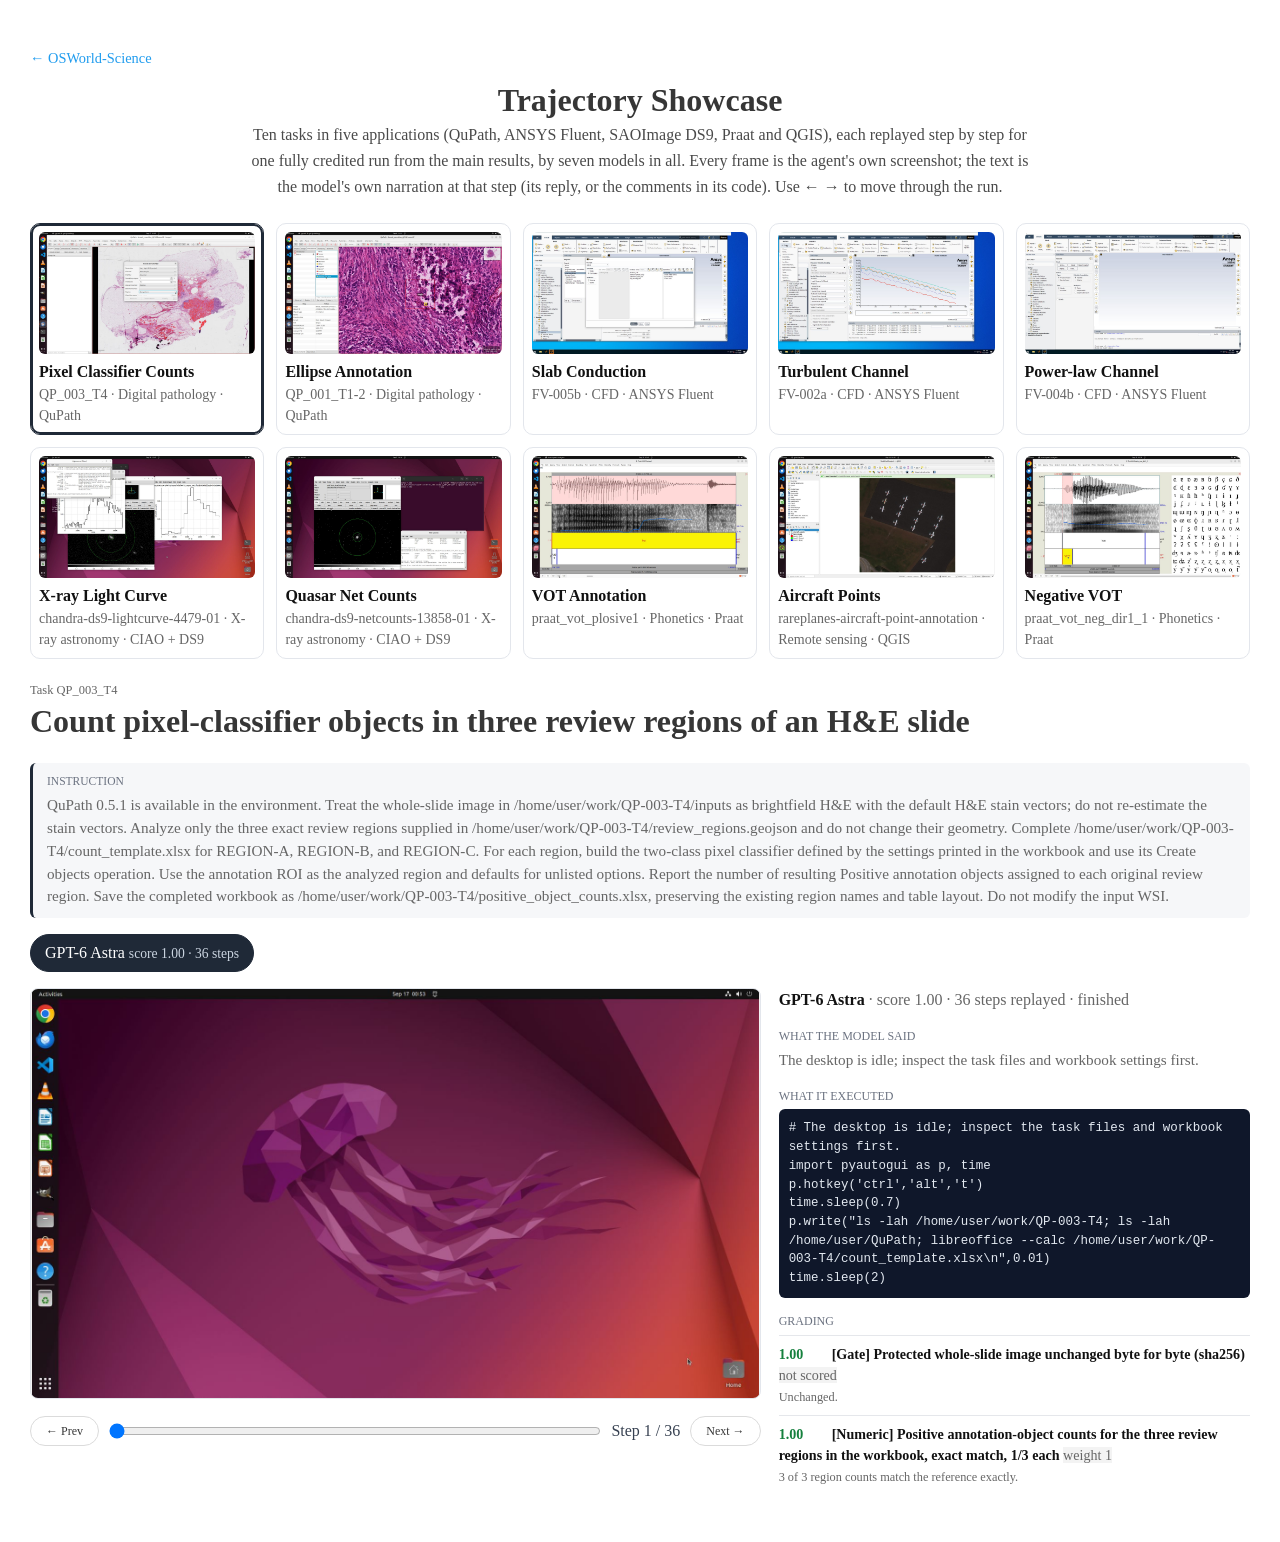
<file: task-showcase/index.html>
<!DOCTYPE html>
<html lang="en">
<head>
  <meta charset="utf-8">
  <meta name="viewport" content="width=device-width, initial-scale=1">
  <title>OSWorld-Science · Trajectory Showcase</title>
  <link rel="icon" type="image/png" href="../static/images/osci/favicon.png">
  <link rel="stylesheet" href="../static/css/bulma.min.css">
  <link rel="stylesheet" href="../static/css/index.css">
  <link rel="stylesheet" href="../stylesheets/index.css">
  <link rel="stylesheet" href="../static/css/osworld-official-match.css">
  <link rel="stylesheet" href="../static/css/osci.css">
  <script defer src="../static/js/fontawesome.all.min.js"></script>
  <script src="../static/js/taskShowcaseData.js"></script>
  <script defer src="../static/js/osciShowcase.js"></script>
</head>
<body class="minimal-home">
  <main id="top">
    <section class="section">
      <div class="container is-max-desktop">
        <p class="osci-breadcrumb"><a href="../index.html">← OSWorld-Science</a></p>
        <div class="columns is-centered has-text-centered section-heading visual-heading">
          <div class="column is-four-fifths">
            <h2 class="title is-2">Trajectory Showcase</h2>
            <p class="section-deck">Ten tasks in five applications (QuPath, ANSYS Fluent, SAOImage DS9, Praat and QGIS), each replayed step by step for one fully credited run from the main results, by seven models in all. Every frame is the agent's own screenshot; the text is the model's own narration at that step (its reply, or the comments in its code). Use ← → to move through the run.</p>
          </div>
        </div>
        <div id="showcase-root" class="osci-showcase"></div>
      </div>
    </section>
  </main>
</body>
</html>
</file>
<file: static/css/index.css>
:root {
  --font-title: "TeX Gyre Pagella", "Palatino Linotype", Palatino, "Book Antiqua", Georgia, serif;
  --font-body: "TeX Gyre Pagella", "Palatino Linotype", Palatino, "Book Antiqua", Georgia, serif;
  --font-code: "Inconsolata", "SFMono-Regular", Consolas, "Liberation Mono", Menlo, monospace;
}

body {
  font-family: var(--font-body);
}

button,
input,
select,
textarea {
  font-family: var(--font-body);
}

h1,
h2,
h3,
h4,
h5,
h6,
.title,
.publication-title,
.faq-title,
.trajectory-task-title,
.trajectory-detail-block h3,
.trajectory-task-brief h3,
.trajectory-empty-state strong {
  font-family: var(--font-title);
}

code,
pre,
kbd,
samp,
.dnerf,
.trajectory-eyebrow,
.trajectory-label,
.trajectory-task-id,
.trajectory-category-badge,
.trajectory-model-count,
.trajectory-run-score,
.trajectory-model-select,
.trajectory-status-badge,
.trajectory-action-badge,
.trajectory-run-meta,
.trajectory-step-heading,
.trajectory-step-index,
.trajectory-control,
.trajectory-speed,
.trajectory-screenshot-topbar,
.trajectory-args,
.trajectory-disclosure pre,
.trajectory-disclosure summary,
.trajectory-muted,
.trajectory-image-fallback span,
.trajectory-empty-inline,
.trajectory-empty-state code,
.trajectory-task-category-pill {
  font-family: var(--font-code);
}


.footer .icon-link {
  font-size: 25px;
  color: #000;
}

.duck_icon a {
  background-color: transparent;
}

.link-block a {
  margin-top: 5px;
  margin-bottom: 5px;
}

.main a {
  margin-top: 5px;
  margin-bottom: 5px;
}

.dnerf {
  font-variant: small-caps;
}


.teaser .hero-body {
  padding-top: 0;
  padding-bottom: 3rem;
}

.teaser {
  font-family: var(--font-body);
}

.h-scrollbar {
  overflow-x: scroll;
  width: 300px;
}

.h-scrollbar div {
  width: 1000px;
  display: block;
}

.publication-title {}

.publication-banner {
  max-height: parent;

}

.publication-banner video {
  position: relative;
  left: auto;
  top: auto;
  transform: none;
  object-fit: fit;
}

.publication-header .hero-body {}

.publication-title {
  font-family: var(--font-title);
}

.publication-authors {
  font-family: var(--font-body);
}

.publication-venue {
  color: #555;
  width: fit-content;
  font-weight: bold;
}

.publication-awards {
  color: #ff3860;
  width: fit-content;
  font-weight: bolder;
}

.publication-authors {}

.publication-authors a {
  color: hsl(204, 86%, 53%) !important;
}

.publication-authors a:hover {
  text-decoration: underline;
}

.author-block {
  display: inline-block;
}

.publication-banner img {}

.publication-authors {
  /*color: #4286f4;*/
}

.publication-video {
  position: relative;
  width: 90%;
  height: 90%;
  padding-bottom: 30%;

  overflow: hidden;
  border-radius: 10px !important;

}

.responsive-image {
  max-width: 100%;
  height: auto;
}

.publication-video iframe {
  position: absolute;
  top: 0;
  left: 0;
  width: 100%;
  height: 100%;
}

.publication-body img {}

.results-carousel {
  overflow: hidden;
}

.results-carousel .item {
  margin: 5px;
  overflow: hidden;
  border: 1px solid #bbb;
  border-radius: 10px;
  padding: 0;
  font-size: 0;
}

.results-carousel video {
  margin: 0;
}


.interpolation-panel {
  background: #f5f5f5;
  border-radius: 10px;
}

.interpolation-panel .interpolation-image {
  width: 100%;
  border-radius: 5px;
}

.columns {
  background-color: transparent;
}

.interpolation-panel .slider {
  margin: 0 !important;
}

.interpolation-panel .slider {
  margin: 0 !important;
}

#interpolation-image-wrapper {
  width: 100%;
}

#interpolation-image-wrapper img {
  border-radius: 5px;
}

/* Analysis Carousel Styles */
.carousel-container-analysis {
  display: flex;
  align-items: center;
}

.carousel-analysis {
  display: flex;
  overflow-x: auto;
  scroll-behavior: smooth;
  flex: 1;
  gap: 1rem;
  padding: 1rem 0;
  margin: 0 1rem;
}

.carousel-item-analysis {
  flex: 0 0 auto;
  width: 100%;
  max-width: 300px; /* Adjust this value based on your design */
}

.carousel-button-analysis {
  background-color: #ffffff;
  border: none;
  cursor: pointer;
  font-size: 2rem;
  user-select: none;
  padding: 0 1rem;
}

.carousel-button-analysis:focus {
  outline: none;
}

/* Videos Carousel Styles */
.carousel-container-videos {
  position: relative;
  white-space: nowrap;
  overflow: hidden;
  width: 100%;
  margin-bottom: 2rem; /* Add some margin to avoid overlap */
}

.carousel-track-videos {
  display: flex;
  gap: 1rem;
  animation: scroll-videos 15s linear infinite; /* Slower animation */
}

.carousel-item-videos {
  display: inline-block;
  flex: 0 0 auto;
  width: 400px;
}

.faq-container {
    padding: 2rem 1rem;
    background-color: #f8f9fa;
    border-radius: 8px;
    box-shadow: 0 2px 4px rgba(0, 0, 0, 0.1);
  }

.faq-title {
  text-align: center;
  margin-bottom: 2rem;
  color: #333;
}

.faq-item {
  margin-bottom: 1.5rem;
  padding: 1rem;
  background-color: #fff;
  border-radius: 8px;
  box-shadow: 0 1px 3px rgba(0, 0, 0, 0.1);
}

.faq-item h3 {
  margin: 0;
  font-weight: bold;
}

/* Trajectory Showcase */
.trajectory-showcase-section {
  background: linear-gradient(180deg, #ffffff 0%, #f7f9fb 100%);
}

.trajectory-showcase {
  font-family: var(--font-body);
}

.trajectory-showcase-header {
  display: flex;
  align-items: flex-end;
  justify-content: space-between;
  gap: 1.5rem;
  margin-bottom: 1.25rem;
}

.trajectory-showcase-header .title {
  margin-bottom: 0;
}

.trajectory-showcase-header p:last-child {
  max-width: 520px;
  margin: 0;
  color: #4a5568;
  text-align: right;
}

.trajectory-eyebrow,
.trajectory-label {
  margin: 0 0 0.35rem;
  color: #276cda;
  font-size: 0.78rem;
  font-weight: 700;
  text-transform: uppercase;
}

.trajectory-workbench {
  display: grid;
  grid-template-columns: minmax(340px, 0.42fr) minmax(420px, 0.58fr);
  gap: 1.25rem;
  align-items: start;
}

.trajectory-left-column,
.trajectory-right-column {
  min-width: 0;
}

.trajectory-task-selector {
  display: grid;
  grid-template-columns: repeat(2, minmax(0, 1fr));
  gap: 0.7rem;
  max-height: 430px;
  overflow-y: auto;
  padding: 0.1rem 0.25rem 0.1rem 0;
}

.trajectory-task-card {
  display: flex;
  flex-direction: column;
  gap: 0;
  min-height: 220px;
  padding: 0;
  overflow: hidden;
  border: 1px solid #dde5ef;
  border-radius: 8px;
  background: #ffffff;
  color: #1f2937;
  cursor: pointer;
  text-align: left;
  transition: border-color 0.2s ease, box-shadow 0.2s ease, transform 0.2s ease;
}

.trajectory-task-card:hover,
.trajectory-task-card:focus-visible {
  border-color: #3273dc;
  box-shadow: 0 8px 24px rgba(32, 90, 160, 0.12);
  outline: none;
  transform: translateY(-1px);
}

.trajectory-task-card.is-active {
  border-color: #3273dc;
  box-shadow: inset 0 0 0 1px #3273dc, 0 8px 22px rgba(50, 115, 220, 0.16);
}

.trajectory-task-cover {
  display: block;
  width: 100%;
  aspect-ratio: 16 / 9;
  overflow: hidden;
  border-bottom: 1px solid #e3ebf5;
  background: #f1f5f9;
}

.trajectory-task-cover img {
  display: block;
  width: 100%;
  height: 100%;
  object-fit: cover;
  object-position: top left;
}

.trajectory-task-body {
  display: flex;
  flex: 1 1 auto;
  flex-direction: column;
  gap: 0.34rem;
  min-width: 0;
  padding: 0.68rem 0.74rem 0.72rem;
}

.trajectory-task-id {
  color: #276cda;
  font-size: 0.74rem;
  font-weight: 700;
  text-transform: uppercase;
}

.trajectory-task-title {
  color: #121826;
  font-size: 0.98rem;
  font-weight: 700;
  line-height: 1.25;
}

.trajectory-category-badge {
  color: #4a5568;
  font-size: 0.78rem;
  line-height: 1.25;
}

.trajectory-category-badge {
  display: inline-flex;
  align-items: center;
  width: fit-content;
  max-width: 100%;
  padding: 0.18rem 0.46rem;
  border-radius: 999px;
  background: #eef5ff;
  color: #1f5faa;
  font-weight: 800;
}

.trajectory-model-count {
  margin-top: auto;
  color: #5f6b7a;
  font-size: 0.76rem;
  font-weight: 700;
}

.trajectory-run-toolbar,
.trajectory-player,
.trajectory-step-panel,
.trajectory-screenshot-panel {
  margin-top: 0.85rem;
  border: 1px solid #dde5ef;
  border-radius: 8px;
  background: #ffffff;
}

.trajectory-run-toolbar,
.trajectory-player,
.trajectory-step-panel {
  padding: 0.9rem;
}

.trajectory-select-row {
  display: flex;
  align-items: center;
  gap: 0.65rem;
}

.trajectory-run-score {
  display: inline-flex;
  align-items: center;
  justify-content: center;
  flex: 0 0 auto;
  min-width: 7.2rem;
  min-height: 3rem;
  padding: 0.45rem 0.8rem;
  border-radius: 999px;
  background: #e8f2ff;
  color: #175cd3;
  font-size: 1.12rem;
  font-weight: 900;
  line-height: 1;
  white-space: nowrap;
}

.trajectory-run-score.is-pending {
  background: #f2f4f7;
  color: #667085;
  font-size: 0.95rem;
}

.trajectory-model-select {
  width: 100%;
  min-height: 2.4rem;
  padding: 0.45rem 0.65rem;
  border: 1px solid #c8d3e0;
  border-radius: 6px;
  background: #ffffff;
  color: #1f2937;
  font: inherit;
}

.trajectory-status-badge,
.trajectory-action-badge {
  display: inline-flex;
  align-items: center;
  justify-content: center;
  min-height: 1.8rem;
  padding: 0.18rem 0.55rem;
  border-radius: 999px;
  font-size: 0.72rem;
  font-weight: 800;
  text-transform: uppercase;
  white-space: nowrap;
}

.trajectory-status-success {
  background: #e6f6ec;
  color: #137333;
}

.trajectory-status-partial {
  background: #fff4d9;
  color: #805900;
}

.trajectory-status-failed {
  background: #fde8e8;
  color: #b42318;
}

.trajectory-status-unknown {
  background: #edf0f5;
  color: #4a5568;
}

.trajectory-status-available {
  background: #e8f2ff;
  color: #175cd3;
}

.trajectory-status-pending {
  background: #f2f4f7;
  color: #667085;
}

.trajectory-run-meta,
.trajectory-step-heading {
  display: flex;
  justify-content: space-between;
  gap: 0.75rem;
  margin-top: 0.55rem;
  color: #4a5568;
  font-size: 0.82rem;
  font-weight: 700;
}

.trajectory-scrubber {
  width: 100%;
  margin: 0.9rem 0 0.8rem;
  accent-color: #3273dc;
}

.trajectory-controls,
.trajectory-speed-group {
  display: flex;
  align-items: center;
  gap: 0.5rem;
  flex-wrap: wrap;
}

.trajectory-control,
.trajectory-speed {
  display: inline-flex;
  align-items: center;
  justify-content: center;
  gap: 0.35rem;
  min-height: 2.25rem;
  padding: 0.42rem 0.7rem;
  border: 1px solid #c8d3e0;
  border-radius: 6px;
  background: #ffffff;
  color: #1f2937;
  cursor: pointer;
  font: inherit;
  font-size: 0.84rem;
  font-weight: 700;
}

.trajectory-control:hover,
.trajectory-speed:hover,
.trajectory-control:focus-visible,
.trajectory-speed:focus-visible {
  border-color: #3273dc;
  color: #205aa0;
  outline: none;
}

.trajectory-control:disabled {
  cursor: not-allowed;
  opacity: 0.45;
}

.trajectory-control .icon {
  width: 1rem;
  height: 1rem;
}

.trajectory-control.is-primary-control,
.trajectory-speed.is-active {
  border-color: #3273dc;
  background: #3273dc;
  color: #ffffff;
}

.trajectory-speed-group {
  margin-top: 0.75rem;
}

.trajectory-step-panel {
  color: #1f2937;
}

.trajectory-step-panel-header {
  display: flex;
  align-items: center;
  justify-content: space-between;
  gap: 0.8rem;
  margin-bottom: 0.75rem;
}

.trajectory-step-index {
  color: #121826;
  font-size: 1rem;
  font-weight: 800;
}

.trajectory-action-badge {
  background: #eef2ff;
  color: #3442a6;
}

.trajectory-detail-block {
  margin-top: 0.8rem;
}

.trajectory-detail-block h3 {
  margin: 0 0 0.25rem;
  color: #121826;
  font-size: 0.86rem;
  font-weight: 800;
}

.trajectory-detail-block p {
  margin: 0;
  color: #374151;
  font-size: 0.91rem;
  line-height: 1.55;
}

.trajectory-args,
.trajectory-disclosure pre {
  max-height: 190px;
  margin: 0.45rem 0 0;
  padding: 0.65rem;
  overflow: auto;
  border: 1px solid #e5ecf4;
  border-radius: 6px;
  background: #f8fafc;
  color: #253044;
  font-size: 0.78rem;
  line-height: 1.45;
  white-space: pre-wrap;
}

.trajectory-disclosure {
  margin-top: 0.72rem;
}

.trajectory-disclosure summary {
  cursor: pointer;
  color: #205aa0;
  font-size: 0.86rem;
  font-weight: 800;
}

.trajectory-muted {
  color: #7a8696;
  font-size: 0.84rem;
}

.trajectory-screenshot-panel {
  margin-top: 0;
  overflow: hidden;
}

.trajectory-screenshot-topbar {
  display: flex;
  align-items: center;
  justify-content: flex-start;
  gap: 0.8rem;
  padding: 0.75rem 0.85rem;
  border-bottom: 1px solid #dde5ef;
  background: #f8fafc;
  color: #263445;
  font-size: 0.9rem;
  font-weight: 800;
}

.trajectory-screenshot-frame {
  position: relative;
  display: flex;
  align-items: center;
  justify-content: center;
  min-height: 430px;
  max-height: 680px;
  overflow: auto;
  background:
    linear-gradient(45deg, #f1f5f9 25%, transparent 25%),
    linear-gradient(-45deg, #f1f5f9 25%, transparent 25%),
    linear-gradient(45deg, transparent 75%, #f1f5f9 75%),
    linear-gradient(-45deg, transparent 75%, #f1f5f9 75%);
  background-color: #ffffff;
  background-position: 0 0, 0 10px, 10px -10px, -10px 0;
  background-size: 20px 20px;
}

.trajectory-screenshot {
  display: block;
  width: 100%;
  height: auto;
  max-height: 680px;
  object-fit: contain;
}

.trajectory-image-loading,
.trajectory-image-fallback {
  position: absolute;
  inset: 1rem;
  display: flex;
  flex-direction: column;
  align-items: center;
  justify-content: center;
  gap: 0.45rem;
  padding: 1rem;
  border: 1px dashed #b7c3d2;
  border-radius: 8px;
  background: rgba(255, 255, 255, 0.88);
  color: #4a5568;
  text-align: center;
}

.trajectory-image-loading[hidden],
.trajectory-image-fallback[hidden],
.trajectory-screenshot[hidden] {
  display: none !important;
}

.trajectory-image-fallback span {
  max-width: 100%;
  color: #6b7280;
  font-size: 0.82rem;
  overflow-wrap: anywhere;
}

.trajectory-empty-state {
  padding: 2rem;
  border: 1px dashed #b7c3d2;
  border-radius: 8px;
  background: #ffffff;
  color: #4a5568;
  text-align: center;
}

.trajectory-empty-state strong,
.trajectory-empty-state span {
  display: block;
}

.trajectory-empty-state span {
  margin-top: 0.45rem;
  overflow-wrap: anywhere;
}

@media (max-width: 1180px) {
  .trajectory-workbench {
    grid-template-columns: 1fr;
  }

  .trajectory-screenshot-frame {
    min-height: 360px;
  }
}

@media (max-width: 768px) {
  .trajectory-showcase-header {
    display: block;
  }

  .trajectory-showcase-header p:last-child {
    margin-top: 0.65rem;
    text-align: left;
  }

  .trajectory-task-selector {
    grid-template-columns: 1fr;
    max-height: none;
    overflow: visible;
  }

  .trajectory-run-meta,
  .trajectory-step-heading,
  .trajectory-screenshot-topbar,
  .trajectory-select-row {
    align-items: flex-start;
    flex-direction: column;
  }

  .trajectory-status-badge,
  .trajectory-model-select,
  .trajectory-run-score {
    width: 100%;
  }

  .trajectory-controls {
    display: grid;
    grid-template-columns: 1fr;
  }

  .trajectory-control,
  .trajectory-speed {
    width: 100%;
  }

  .trajectory-speed-group {
    display: grid;
    grid-template-columns: repeat(3, 1fr);
  }

  .trajectory-screenshot-frame {
    min-height: 260px;
  }
}

/* Trajectory explorer page redesign */
.trajectory-page {
  min-height: 100vh;
  background:
    radial-gradient(circle at 12% 0%, rgba(40, 100, 199, 0.22), transparent 34rem),
    radial-gradient(circle at 86% 4%, rgba(47, 158, 117, 0.16), transparent 30rem),
    radial-gradient(circle at 54% 36%, rgba(255, 255, 255, 0.88), transparent 42rem),
    linear-gradient(180deg, #eef5ff 0%, #f8fbff 42%, #eef3f8 100%);
  color: #172235;
  font-family: var(--font-body);
}

.trajectory-page-nav {
  border-bottom: 1px solid rgba(216, 225, 236, 0.74);
  background:
    linear-gradient(90deg, rgba(255, 255, 255, 0.94) 0%, rgba(248, 251, 255, 0.86) 48%, rgba(237, 245, 255, 0.9) 100%);
  box-shadow: 0 16px 42px rgba(31, 41, 55, 0.08);
  backdrop-filter: blur(18px);
  -webkit-backdrop-filter: blur(18px);
}

.trajectory-page-nav .navbar-item {
  align-items: center;
  color: #15233b;
  font-family: var(--font-title);
  font-size: 1.35rem;
  font-weight: 850;
  letter-spacing: -0.035em;
}

.trajectory-page-nav .navbar-item .icon {
  width: 1.75rem;
  height: 1.75rem;
  margin-right: 0.32rem;
  color: #2864c7;
  font-size: 1.24rem;
  filter: drop-shadow(0 6px 12px rgba(40, 100, 199, 0.18));
}

.trajectory-page-nav .navbar-item .icon svg {
  width: 1.18em;
  height: 1.18em;
}

.trajectory-page .trajectory-showcase-section {
  min-height: calc(100vh - 52px);
  padding: 1.75rem;
  background:
    linear-gradient(180deg, rgba(255, 255, 255, 0.42) 0%, rgba(238, 245, 255, 0.74) 100%);
}

.trajectory-page .trajectory-showcase {
  max-width: 1720px;
  margin: 0 auto;
}

.trajectory-page .trajectory-showcase-header {
  align-items: center;
  margin-bottom: 1.1rem;
  padding: 1.55rem 1.7rem;
  border: 1px solid rgba(216, 225, 236, 0.86);
  border-radius: 26px;
  background:
    linear-gradient(135deg, rgba(255, 255, 255, 0.97), rgba(248, 251, 255, 0.9)),
    radial-gradient(circle at 100% 0%, rgba(40, 100, 199, 0.16), transparent 20rem),
    radial-gradient(circle at 0% 100%, rgba(47, 158, 117, 0.1), transparent 18rem);
  box-shadow: 0 24px 70px rgba(38, 52, 69, 0.12);
}

.trajectory-page-eyebrow {
  margin: 0 0 0.35rem;
  color: #2864c7;
  font-family: var(--font-body);
  font-size: 0.78rem;
  font-weight: 900;
  letter-spacing: 0.08em;
  text-transform: uppercase;
}

.trajectory-page .trajectory-showcase-header .title {
  margin-bottom: 0;
  color: #15233b;
  font-family: var(--font-title);
  font-size: clamp(1.75rem, 2.25vw, 2.55rem);
  letter-spacing: -0.035em;
  line-height: 1.02;
}

.trajectory-page .trajectory-showcase-header p:last-child {
  max-width: 700px;
  color: #4d5f73;
  font-size: 1rem;
  line-height: 1.62;
}

.trajectory-task-strip {
  margin-bottom: 1rem;
  padding: 1rem;
  border: 1px solid rgba(216, 225, 236, 0.88);
  border-radius: 26px;
  background:
    linear-gradient(180deg, rgba(255, 255, 255, 0.97), rgba(248, 251, 255, 0.92));
  box-shadow: 0 24px 64px rgba(38, 52, 69, 0.10);
}

.trajectory-task-strip .trajectory-task-brief {
  margin-top: 0.75rem;
  box-shadow: none;
}

.trajectory-empty-inline {
  padding: 0.75rem;
  border: 1px dashed #b8c5d4;
  border-radius: 6px;
  background: #f8fafc;
  color: #526173;
  font-size: 0.9rem;
}

.trajectory-page .trajectory-task-selector {
  display: flex;
  grid-template-columns: none;
  gap: 0.9rem;
  max-height: none;
  overflow-x: auto;
  overflow-y: hidden;
  padding: 0 0 0.25rem;
  scroll-snap-type: x proximity;
}

.trajectory-page .trajectory-task-card {
  flex: 0 0 300px;
  min-height: 222px;
  padding: 0;
  border-color: rgba(216, 225, 236, 0.92);
  border-radius: 18px;
  background:
    linear-gradient(180deg, #ffffff 0%, #fbfdff 100%);
  scroll-snap-align: start;
  box-shadow: 0 10px 24px rgba(38, 52, 69, 0.06);
}

.trajectory-page .trajectory-task-card.is-active {
  border-color: #1f6feb;
  background:
    radial-gradient(circle at 100% 0%, rgba(40, 100, 199, 0.12), transparent 9rem),
    linear-gradient(180deg, #ffffff 0%, #f6fbff 100%);
  box-shadow: inset 0 0 0 1px rgba(31, 111, 235, 0.9), 0 18px 38px rgba(31, 111, 235, 0.19);
}

.trajectory-page .trajectory-task-title {
  color: #172235;
  font-family: var(--font-title);
  font-size: 1.16rem;
  font-weight: 850;
  letter-spacing: -0.025em;
  line-height: 1.12;
}

.trajectory-page .trajectory-workbench {
  display: grid;
  grid-template-columns: minmax(320px, 410px) minmax(0, 1fr);
  gap: 1rem;
  align-items: stretch;
}

.trajectory-page .trajectory-left-column,
.trajectory-page .trajectory-right-column {
  min-width: 0;
}

.trajectory-task-brief,
.trajectory-page .trajectory-run-toolbar,
.trajectory-page .trajectory-player,
.trajectory-page .trajectory-step-panel,
.trajectory-page .trajectory-screenshot-panel {
  margin-top: 0;
  border: 1px solid rgba(216, 225, 236, 0.9);
  border-radius: 24px;
  background:
    linear-gradient(180deg, rgba(255, 255, 255, 0.98) 0%, rgba(248, 251, 255, 0.94) 100%);
  box-shadow: 0 24px 64px rgba(38, 52, 69, 0.11);
}

.trajectory-page .trajectory-left-column {
  display: grid;
  grid-template-rows: auto 1fr;
  gap: 0.8rem;
  align-content: stretch;
  height: calc(100vh - 178px);
  min-height: 680px;
}

.trajectory-task-brief {
  padding: 1.1rem;
}

.trajectory-task-brief-top {
  display: flex;
  align-items: flex-start;
  justify-content: space-between;
  gap: 0.8rem;
}

.trajectory-task-brief h3 {
  margin: 0.1rem 0 0;
  color: #15233b;
  font-family: var(--font-title);
  font-size: 1.34rem;
  font-weight: 850;
  line-height: 1.12;
  letter-spacing: -0.028em;
}

.trajectory-task-brief p {
  margin: 0.75rem 0 0;
  color: #3f4d5d;
  font-family: var(--font-body);
  font-size: 0.98rem;
  line-height: 1.72;
}

.trajectory-task-instruction {
  max-height: 9.8rem;
  overflow-y: auto;
  padding-right: 0.4rem;
  white-space: pre-line;
}

.trajectory-task-category-pill {
  flex: 0 0 auto;
  max-width: 170px;
  padding: 0.3rem 0.55rem;
  border-radius: 999px;
  background: #edf4ff;
  color: #1f5faa;
  font-family: var(--font-body);
  font-size: 0.68rem;
  font-weight: 800;
  line-height: 1.25;
  text-align: center;
}

.trajectory-page .trajectory-run-toolbar,
.trajectory-page .trajectory-player,
.trajectory-page .trajectory-step-panel {
  padding: 1rem;
}

.trajectory-page .trajectory-player {
  padding: 0.82rem 1rem;
}

.trajectory-page .trajectory-step-panel {
  min-height: 0;
  max-height: none;
  overflow-y: auto;
}

.trajectory-page .trajectory-right-column {
  position: sticky;
  top: 0.8rem;
  align-self: start;
}

.trajectory-page .trajectory-screenshot-panel {
  height: calc(100vh - 178px);
  min-height: 680px;
  overflow: hidden;
}

.trajectory-page .trajectory-screenshot-frame {
  min-height: 0;
  height: calc(100% - 184px);
  max-height: none;
  overflow: hidden;
  background:
    linear-gradient(45deg, rgba(226, 232, 240, 0.45) 25%, transparent 25%),
    linear-gradient(-45deg, rgba(226, 232, 240, 0.45) 25%, transparent 25%),
    linear-gradient(45deg, transparent 75%, rgba(226, 232, 240, 0.45) 75%),
    linear-gradient(-45deg, transparent 75%, rgba(226, 232, 240, 0.45) 75%);
  background-color: #f8fafc;
  background-position: 0 0, 0 10px, 10px -10px, -10px 0;
  background-size: 20px 20px;
}

.trajectory-page .trajectory-screenshot {
  width: 100%;
  height: 100%;
  max-width: none;
  max-height: none;
  object-fit: cover;
  object-position: top left;
}

.trajectory-page .trajectory-screenshot-controls {
  padding: 1rem 1.15rem 1.1rem;
  border-top: 1px solid rgba(216, 225, 236, 0.9);
  background:
    radial-gradient(circle at 100% 0%, rgba(40, 100, 199, 0.1), transparent 12rem),
    linear-gradient(180deg, #ffffff 0%, #f8fbff 100%);
}

.trajectory-page .trajectory-screenshot-control-head {
  display: flex;
  align-items: center;
  justify-content: space-between;
  gap: 1rem;
  margin-bottom: 0.75rem;
  color: #5f6f84;
  font-family: var(--font-title);
  font-size: 1.28rem;
  font-weight: 850;
  letter-spacing: -0.026em;
}

.trajectory-page .trajectory-player-actions {
  display: flex;
  align-items: center;
  justify-content: space-between;
  gap: 0.8rem;
  margin: 0 0 0.75rem;
  flex-wrap: nowrap;
}

.trajectory-page .trajectory-controls {
  display: flex;
  gap: 0.5rem;
  flex: 1 1 auto;
  min-width: 0;
  flex-wrap: nowrap;
}

.trajectory-page .trajectory-control {
  width: auto;
  min-height: 2.45rem;
  padding: 0.5rem 0.9rem;
  border-radius: 999px;
  font-family: var(--font-body);
  font-size: 0.92rem;
  font-weight: 850;
  line-height: 1;
}

.trajectory-page .trajectory-control.is-primary-control {
  min-width: 5.2rem;
  background: #2864c7;
  color: #ffffff;
  box-shadow: 0 12px 24px rgba(40, 100, 199, 0.24);
}

.trajectory-page .trajectory-speed-group {
  display: inline-flex;
  gap: 0.42rem;
  flex: 0 0 auto;
  margin-top: 0;
}

.trajectory-page .trajectory-speed {
  width: auto;
  min-height: 2.35rem;
  min-width: 2.55rem;
  padding: 0.42rem 0.6rem;
  border-radius: 999px;
  font-family: var(--font-body);
  font-size: 0.88rem;
  font-weight: 850;
  line-height: 1;
}

.trajectory-page .trajectory-task-body {
  gap: 0.42rem;
  padding: 0.82rem 0.9rem 0.95rem;
}

.trajectory-page .trajectory-task-id,
.trajectory-page .trajectory-label,
.trajectory-page .trajectory-run-meta,
.trajectory-page .trajectory-step-heading,
.trajectory-page .trajectory-screenshot-topbar,
.trajectory-page .trajectory-detail-block h3 {
  font-family: var(--font-body);
}

.trajectory-page .trajectory-task-id {
  font-family: var(--font-code);
  color: #2864c7;
  font-size: 0.72rem;
  font-weight: 850;
  letter-spacing: 0.055em;
  text-transform: uppercase;
}

.trajectory-page .trajectory-task-version,
.trajectory-page .trajectory-version-pill,
.trajectory-page .trajectory-run-version {
  display: inline-flex;
  align-items: center;
  width: fit-content;
  max-width: 100%;
  border: 1px solid rgba(40, 100, 199, 0.16);
  border-radius: 999px;
  background:
    linear-gradient(180deg, rgba(255, 255, 255, 0.96), rgba(238, 245, 255, 0.92));
  color: #1f5faa;
  font-family: var(--font-body);
  font-weight: 850;
  line-height: 1;
  white-space: nowrap;
}

.trajectory-page .trajectory-task-version {
  padding: 0.22rem 0.5rem;
  font-size: 0.66rem;
  letter-spacing: 0.025em;
}

.trajectory-page .trajectory-task-pill-stack {
  display: flex;
  flex: 0 0 auto;
  flex-direction: column;
  align-items: flex-end;
  gap: 0.42rem;
  max-width: 180px;
}

.trajectory-page .trajectory-version-pill {
  padding: 0.34rem 0.62rem;
  color: #163d7a;
  font-size: 0.72rem;
  box-shadow: 0 10px 22px rgba(40, 100, 199, 0.10);
}

.trajectory-page .trajectory-run-version {
  padding: 0.2rem 0.5rem;
  color: #2864c7;
  font-size: 0.72rem;
}

.trajectory-page .trajectory-label {
  color: #2864c7;
  font-size: 0.72rem;
  font-weight: 850;
  letter-spacing: 0.055em;
  text-transform: uppercase;
}

.trajectory-page .trajectory-category-badge {
  margin-top: auto;
  border: 1px solid rgba(40, 100, 199, 0.12);
  background: #eef5ff;
  color: #1f5faa;
  font-family: var(--font-body);
  font-size: 0.68rem;
}

.trajectory-page .trajectory-select-row {
  align-items: stretch;
}

.trajectory-page .trajectory-model-select {
  min-height: 3.1rem;
  border: 1px solid #d8e1ec;
  border-radius: 14px;
  padding: 0.55rem 0.9rem;
  color: #172235;
  background:
    linear-gradient(180deg, #ffffff 0%, #f8fbff 100%);
  font-family: var(--font-body);
  font-size: 0.98rem;
  font-weight: 760;
  box-shadow: inset 0 1px 0 rgba(255, 255, 255, 0.82);
}

.trajectory-page .trajectory-run-score {
  min-height: 3.1rem;
  border: 1px solid rgba(40, 100, 199, 0.14);
  background:
    radial-gradient(circle at 100% 0%, rgba(50, 115, 220, 0.14), transparent 7rem),
    #eef5ff;
  color: #163d7a;
  font-family: var(--font-title);
  font-size: 1.35rem;
  font-weight: 900;
  letter-spacing: -0.026em;
}

.trajectory-page .trajectory-run-meta,
.trajectory-page .trajectory-step-heading {
  align-items: center;
  flex-wrap: wrap;
  color: #657083;
  font-size: 0.78rem;
  font-weight: 750;
}

.trajectory-page .trajectory-scrubber {
  display: block;
  width: 100%;
  height: 0.48rem;
  margin: 0;
  accent-color: #2864c7;
}

.trajectory-page .trajectory-step-panel-header {
  padding-bottom: 0.7rem;
  border-bottom: 1px solid #edf0f5;
}

.trajectory-page .trajectory-step-index {
  color: #172235;
  font-family: var(--font-title);
  font-size: 1.25rem;
  font-weight: 850;
  letter-spacing: -0.026em;
}

.trajectory-page .trajectory-action-badge {
  border: 1px solid rgba(52, 66, 166, 0.12);
  background: #eef2ff;
  color: #3442a6;
  font-family: var(--font-body);
  font-size: 0.72rem;
}

.trajectory-page .trajectory-detail-block {
  margin-top: 0.82rem;
  padding: 0.82rem 0.9rem;
  border: 1px solid rgba(216, 225, 236, 0.72);
  border-radius: 16px;
  background:
    linear-gradient(180deg, rgba(255, 255, 255, 0.82) 0%, rgba(248, 251, 255, 0.62) 100%);
  box-shadow: 0 10px 24px rgba(38, 52, 69, 0.045);
}

.trajectory-page .trajectory-detail-block h3 {
  margin-bottom: 0.38rem;
  color: #2864c7;
  font-size: 0.76rem;
  font-weight: 850;
  letter-spacing: 0.055em;
  text-transform: uppercase;
}

.trajectory-page .trajectory-detail-block p {
  color: #2f3a4a;
  font-size: 0.96rem;
  line-height: 1.72;
}

.trajectory-page .trajectory-args,
.trajectory-page .trajectory-disclosure pre {
  border: 1px solid #dfe7f2;
  border-radius: 14px;
  background:
    linear-gradient(180deg, #fbfdff 0%, #f5f8fc 100%);
  color: #253044;
  font-family: var(--font-code);
  font-size: 0.76rem;
  line-height: 1.55;
}

.trajectory-page .trajectory-disclosure summary {
  color: #1f5faa;
  font-family: var(--font-body);
  font-size: 0.82rem;
  font-weight: 800;
}

.trajectory-page .trajectory-disclosure {
  padding: 0.72rem 0.82rem;
  border: 1px solid rgba(216, 225, 236, 0.72);
  border-radius: 14px;
  background: rgba(255, 255, 255, 0.74);
  box-shadow: 0 8px 20px rgba(38, 52, 69, 0.04);
}

.trajectory-page .trajectory-screenshot-topbar {
  padding: 0.9rem 1rem;
  border-bottom: 1px solid #dfe7f2;
  background:
    linear-gradient(180deg, #ffffff 0%, #f8fbff 100%);
  color: #172235;
  font-size: 0.82rem;
  font-weight: 850;
  letter-spacing: 0.02em;
}

.trajectory-page .trajectory-image-loading,
.trajectory-page .trajectory-image-fallback,
.trajectory-page .trajectory-empty-state,
.trajectory-page .trajectory-empty-inline {
  border-color: #d8e1ec;
  border-radius: 16px;
  background: rgba(255, 255, 255, 0.9);
  color: #536173;
}

/* Minimal task trajectory showcase theme aligned with the homepage */
.trajectory-page {
  --trajectory-blue: #2864c7;
  --trajectory-blue-deep: #123b7a;
  --trajectory-cyan: #2b9ccc;
  --trajectory-green: #2f9e75;
  --trajectory-green-soft: #56b89a;
  --trajectory-amber: #d68a1d;
  --trajectory-glow-blue: rgba(40, 100, 199, 0.24);
  --trajectory-glow-green: rgba(47, 158, 117, 0.20);
  --trajectory-glow-amber: rgba(214, 138, 29, 0.12);
  background:
    radial-gradient(circle at 12% 0%, rgba(40, 100, 199, 0.12), transparent 33rem),
    radial-gradient(circle at 88% 2%, rgba(47, 158, 117, 0.08), transparent 30rem),
    linear-gradient(180deg, #fbfdff 0%, #f7f9fc 58%, #f4f7fb 100%);
}

.trajectory-page::before {
  content: "";
  position: fixed;
  inset: 0;
  z-index: -1;
  pointer-events: none;
  background:
    linear-gradient(90deg, rgba(40, 100, 199, 0.035), transparent 48%, rgba(47, 158, 117, 0.035));
  mask-image: radial-gradient(circle at 50% 12%, #000, transparent 78%);
}

.trajectory-page-nav {
  position: sticky;
  top: 0;
  z-index: 40;
  min-height: 0;
  border-bottom-color: rgba(216, 225, 236, 0.92);
  background:
    linear-gradient(90deg, rgba(255, 255, 255, 0.98) 0%, rgba(248, 251, 255, 0.94) 100%);
  box-shadow: none;
}

.trajectory-page-nav-inner {
  display: flex;
  min-height: 48px;
  align-items: center;
  justify-content: space-between;
  gap: 1.25rem;
}

.trajectory-page .osworld-home-brand {
  flex: 0 0 auto;
  color: #15233b;
  font-family: var(--font-title);
  font-size: 1.14rem;
  font-weight: 850;
  letter-spacing: -0.035em;
  text-decoration: none;
  white-space: nowrap;
}

.trajectory-page .osworld-home-nav-links {
  display: flex;
  flex: 1 1 auto;
  align-items: center;
  justify-content: flex-end;
  gap: clamp(0.58rem, 1.1vw, 1rem);
  overflow-x: auto;
  scrollbar-width: none;
  white-space: nowrap;
}

.trajectory-page .osworld-home-nav-links::-webkit-scrollbar {
  display: none;
}

.trajectory-page .osworld-home-nav-links a {
  color: #697181;
  font-size: clamp(0.75rem, 0.78vw, 0.84rem);
  font-weight: 650;
  text-decoration: none;
}

.trajectory-page .osworld-home-nav-links a:hover,
.trajectory-page .osworld-home-nav-links a:focus-visible {
  color: #2864c7;
  outline: none;
}

.trajectory-page-nav .navbar-item .icon,
.trajectory-page-eyebrow,
.trajectory-page .trajectory-task-id,
.trajectory-page .trajectory-label,
.trajectory-page .trajectory-run-version,
.trajectory-page .trajectory-detail-block h3,
.trajectory-page .trajectory-disclosure summary {
  color: var(--trajectory-blue);
}

.trajectory-page .trajectory-showcase-header {
  position: relative;
  overflow: hidden;
  margin-bottom: 0.85rem;
  padding: 1.15rem 1.35rem;
  border-color: rgba(216, 225, 236, 0.9);
  background:
    radial-gradient(circle at 0% 0%, rgba(40, 100, 199, 0.08), transparent 20rem),
    linear-gradient(135deg, rgba(255, 255, 255, 0.99), rgba(248, 251, 255, 0.94));
  box-shadow:
    0 18px 46px rgba(38, 52, 69, 0.10),
    inset 0 1px 0 rgba(255, 255, 255, 0.82);
}

.trajectory-page .trajectory-showcase-header::before {
  content: "";
  position: absolute;
  top: 0;
  right: 1.45rem;
  left: 1.45rem;
  height: 4px;
  border-radius: 999px;
  background: linear-gradient(90deg, #2864c7, #8fb3e8);
  box-shadow: none;
}

.trajectory-page .trajectory-showcase-header::after {
  display: none;
}

.trajectory-page .trajectory-showcase-header > * {
  position: relative;
  z-index: 1;
}

.trajectory-task-strip,
.trajectory-task-brief,
.trajectory-page .trajectory-run-toolbar,
.trajectory-page .trajectory-step-panel,
.trajectory-page .trajectory-screenshot-panel {
  border-color: rgba(216, 225, 236, 0.86);
  background:
    radial-gradient(circle at 0% 0%, rgba(40, 100, 199, 0.045), transparent 18rem),
    linear-gradient(180deg, rgba(255, 255, 255, 0.99) 0%, rgba(248, 251, 255, 0.94) 100%);
  box-shadow:
    0 18px 46px rgba(38, 52, 69, 0.09),
    inset 0 1px 0 rgba(255, 255, 255, 0.78);
}

.trajectory-page .trajectory-task-card {
  border-color: rgba(216, 225, 236, 0.88);
  background:
    radial-gradient(circle at 0% 0%, rgba(40, 100, 199, 0.04), transparent 10rem),
    linear-gradient(180deg, #ffffff 0%, #fbfdff 100%);
}

.trajectory-page .trajectory-task-card.is-active {
  border-color: var(--trajectory-blue);
  background:
    radial-gradient(circle at 0% 0%, rgba(40, 100, 199, 0.10), transparent 9rem),
    linear-gradient(180deg, #ffffff 0%, #f6fbff 100%);
  box-shadow:
    inset 0 0 0 1px rgba(40, 100, 199, 0.62),
    0 18px 38px rgba(40, 100, 199, 0.14);
}

.trajectory-page .trajectory-task-version,
.trajectory-page .trajectory-version-pill,
.trajectory-page .trajectory-run-version,
.trajectory-page .trajectory-category-badge,
.trajectory-task-category-pill,
.trajectory-page .trajectory-action-badge {
  border-color: rgba(40, 100, 199, 0.16);
  background: #eef5ff;
  color: var(--trajectory-blue-deep);
}

.trajectory-page .trajectory-control.is-primary-control,
.trajectory-page .trajectory-speed.is-active {
  background: var(--trajectory-blue);
  box-shadow: 0 12px 26px rgba(40, 100, 199, 0.22);
}

.trajectory-page .trajectory-run-score {
  border-color: rgba(40, 100, 199, 0.16);
  background:
    radial-gradient(circle at 0% 0%, rgba(40, 100, 199, 0.10), transparent 7rem),
    #f8fbff;
}

.trajectory-page .trajectory-scrubber {
  accent-color: var(--trajectory-blue);
}

.trajectory-page .trajectory-screenshot-controls,
.trajectory-page .trajectory-screenshot-topbar {
  background:
    radial-gradient(circle at 0% 0%, rgba(40, 100, 199, 0.06), transparent 12rem),
    linear-gradient(180deg, #ffffff 0%, #f8fbff 100%);
}

.trajectory-page .trajectory-detail-block,
.trajectory-page .trajectory-disclosure {
  border-color: rgba(216, 225, 236, 0.68);
  background:
    linear-gradient(180deg, rgba(255, 255, 255, 0.9), rgba(248, 251, 255, 0.72));
}

.trajectory-page .trajectory-showcase-section {
  padding: clamp(0.85rem, 1.35vw, 1.45rem);
}

.trajectory-page .trajectory-showcase {
  width: 100%;
  max-width: min(1880px, 100%);
}

.trajectory-task-strip {
  margin-bottom: 0.85rem;
  padding: 0.85rem;
}

.trajectory-page .trajectory-task-selector {
  gap: clamp(0.65rem, 0.8vw, 0.9rem);
}

.trajectory-page .trajectory-task-card {
  flex-basis: clamp(240px, 16.5vw, 300px);
  min-height: clamp(178px, 17vh, 222px);
}

.trajectory-page .trajectory-workbench {
  grid-template-columns: minmax(340px, clamp(400px, 24vw, 470px)) minmax(0, 1fr);
  gap: clamp(0.85rem, 1.1vw, 1.2rem);
}

.trajectory-page .trajectory-left-column,
.trajectory-page .trajectory-screenshot-panel {
  height: clamp(700px, calc(100vh - 148px), 920px);
  min-height: 700px;
}

.trajectory-page .trajectory-step-panel {
  min-height: 0;
}

.trajectory-page .trajectory-screenshot-frame {
  height: calc(100% - clamp(158px, 16vh, 184px));
}

@media (max-width: 1100px) {
  .trajectory-page .trajectory-workbench {
    grid-template-columns: 1fr;
  }

  .trajectory-page .trajectory-right-column {
    position: static;
  }

  .trajectory-page .trajectory-left-column {
    height: auto;
    min-height: 0;
  }

  .trajectory-page .trajectory-step-panel {
    height: clamp(360px, 58vh, 520px);
    min-height: 0;
    overflow-y: auto;
  }

  .trajectory-page .trajectory-screenshot-panel {
    height: auto;
    min-height: 0;
  }

  .trajectory-page .trajectory-screenshot-frame {
    height: clamp(460px, 70vh, 760px);
    min-height: 460px;
  }
}

@media (max-width: 768px) {
  html,
  body,
  .trajectory-page {
    max-width: 100%;
    overflow-x: hidden;
  }

  .trajectory-page-nav-inner {
    align-items: flex-start;
    flex-direction: column;
    gap: 0.35rem;
    padding-top: 0.6rem;
    padding-bottom: 0.6rem;
  }

  .trajectory-page .osworld-home-nav-links {
    width: 100%;
    justify-content: flex-start;
    gap: 0.8rem;
  }

  .trajectory-page main,
  .trajectory-page .trajectory-showcase-section {
    width: 100vw;
    max-width: 100vw;
    box-sizing: border-box;
    overflow-x: hidden;
  }

  .trajectory-page .trajectory-showcase-section {
    padding: 0.75rem 0;
  }

  .trajectory-page .trajectory-showcase-section > .container.is-fluid {
    box-sizing: border-box;
    width: 100vw;
    max-width: 100vw !important;
    margin-right: 0;
    margin-left: 0;
    padding-right: 0.8rem;
    padding-left: 0.8rem;
  }

  .trajectory-page .trajectory-showcase {
    width: 100%;
    max-width: 100%;
    overflow: hidden;
  }

  .trajectory-page .trajectory-showcase-header {
    display: block;
    width: 100%;
    max-width: 100%;
    box-sizing: border-box;
    padding: 0.9rem;
  }

  .trajectory-page .trajectory-showcase-header .title {
    max-width: 100%;
    font-size: 1.24rem !important;
    line-height: 1.15;
    letter-spacing: 0;
    text-align: left;
    overflow-wrap: anywhere;
  }

  .trajectory-page .trajectory-showcase-header p:last-child {
    max-width: 100%;
    text-align: left;
    overflow-wrap: break-word;
  }

  .trajectory-task-strip,
  .trajectory-task-brief,
  .trajectory-page .trajectory-run-toolbar,
  .trajectory-page .trajectory-player,
  .trajectory-page .trajectory-step-panel,
  .trajectory-page .trajectory-screenshot-panel {
    width: 100%;
    max-width: 100%;
    box-sizing: border-box;
  }

  .trajectory-task-strip {
    overflow: hidden;
  }

  .trajectory-page .trajectory-task-selector {
    box-sizing: border-box;
    max-width: 100%;
  }

  .trajectory-page .trajectory-task-card {
    flex: 0 0 100%;
    min-width: 0;
    max-width: 100%;
  }

  .trajectory-task-instruction {
    overflow-wrap: break-word;
  }

  .trajectory-task-brief-top {
    display: block;
  }

  .trajectory-page .trajectory-task-pill-stack {
    align-items: flex-start;
    max-width: 100%;
    margin-top: 0.55rem;
  }

  .trajectory-task-category-pill {
    display: inline-flex;
    max-width: 100%;
    margin-top: 0.55rem;
  }

  .trajectory-page .trajectory-player-actions,
  .trajectory-page .trajectory-controls,
  .trajectory-page .trajectory-speed-group {
    display: flex;
  }

  .trajectory-page .trajectory-player-actions {
    flex-wrap: wrap;
  }

  .trajectory-page .trajectory-screenshot-frame {
    height: min(58vh, 460px);
    min-height: 280px;
  }
}

.faq-item p {
  margin: 0.5rem 0 0;
  color: #555;
}

.faq-question::before {
  content: "Q: ";
  font-weight: bold;
  color: #007bff;
}

.faq-answer::before {
  content: "A: ";
  font-weight: bold;
  color: #28a745;
}

.faq-item table {
  width: 100%;
  border-collapse: collapse;
  margin-top: 0.5rem;
}

.faq-item th, .faq-item td {
  padding: 0.5rem;
  border: 1px solid #ddd;
}

.faq-item th {
  background-color: #f0f0f0;
  text-align: left;
}

.faq-item td {
  text-align: center;
}

.faq-note {
  color: #999;
  font-size: 0.9rem;
}

@keyframes scroll-videos {
  from {
    transform: translateX(0);
  }
  to {
    transform: translateX(-100%);
  }
}

/* Refined page motion */
.scroll-progress {
  position: fixed;
  top: 0;
  left: 0;
  z-index: 80;
  width: 100%;
  height: 3px;
  pointer-events: none;
  transform: scaleX(var(--scroll-progress, 0));
  transform-origin: left center;
  background: linear-gradient(90deg, #2864c7 0%, #8fb3e8 100%);
  box-shadow: 0 0 14px rgba(40, 100, 199, 0.18);
}

.js-effects .osworld-nav,
.js-effects .trajectory-page-nav {
  transition: border-color 0.25s ease, box-shadow 0.25s ease, background-color 0.25s ease;
}

.js-effects .osworld-nav.is-scrolled,
.js-effects .trajectory-page-nav.is-scrolled {
  border-bottom-color: rgba(40, 100, 199, 0.16);
  background: rgba(255, 255, 255, 0.97);
  box-shadow: 0 12px 34px rgba(15, 23, 42, 0.08);
}

.js-effects .float-lift {
  transform: translate3d(0, 0, 0);
  transform-style: preserve-3d;
  transition:
    border-color 0.24s ease,
    background-color 0.24s ease,
    box-shadow 0.28s ease,
    transform 0.28s cubic-bezier(0.22, 1, 0.36, 1);
  will-change: transform, box-shadow;
}

@media (hover: hover) and (pointer: fine) {
  .js-effects .float-lift:hover,
  .js-effects .float-lift:focus-visible {
    transform:
      translate3d(var(--tilt-shift-x, 0), calc(-7px + var(--tilt-shift-y, 0)), 0)
      rotateX(var(--tilt-rotate-x, 0deg))
      rotateY(var(--tilt-rotate-y, 0deg));
    box-shadow: 0 22px 54px rgba(15, 23, 42, 0.14);
  }

  .js-effects .metric-card.float-lift:hover,
  .js-effects .feature-card.float-lift:hover,
  .js-effects .finding-card.float-lift:hover,
  .js-effects .leaderboard-summary-card.float-lift:hover {
    border-color: rgba(40, 100, 199, 0.22);
  }

  .js-effects .challenge-card.float-lift:hover {
    box-shadow: 0 24px 56px rgba(21, 45, 83, 0.24);
  }

  .js-effects .paper-figure img.float-lift:hover,
  .js-effects .project-video.float-lift:hover,
  .js-effects .leaderboard-panel.float-lift:hover,
  .js-effects .comparison-table-wrap.float-lift:hover,
  .js-effects .trajectory-showcase-header.float-lift:hover,
  .js-effects .trajectory-run-toolbar.float-lift:hover,
  .js-effects .trajectory-step-panel.float-lift:hover,
  .js-effects .trajectory-screenshot-panel.float-lift:hover {
    transform: translate3d(0, -5px, 0);
  }

  .js-effects .trajectory-detail-block.float-lift:hover,
  .js-effects .trajectory-disclosure.float-lift:hover,
  .js-effects .trajectory-screenshot-controls.float-lift:hover,
  .js-effects .trajectory-empty-state.float-lift:hover,
  .js-effects .trajectory-empty-inline.float-lift:hover {
    border-color: rgba(40, 100, 199, 0.18);
    transform: translate3d(0, -3px, 0);
    box-shadow: 0 16px 34px rgba(15, 23, 42, 0.10);
  }

  .js-effects .trajectory-task-card.float-lift:hover,
  .js-effects .trajectory-task-card.float-lift:focus-visible {
    border-color: #3273dc;
    box-shadow: 0 16px 34px rgba(32, 90, 160, 0.16);
  }

  .js-effects .trajectory-page .trajectory-task-card.is-active.float-lift:hover,
  .js-effects .trajectory-page .trajectory-task-card.is-active.float-lift:focus-visible,
  .js-effects .trajectory-task-card.is-active.float-lift:hover,
  .js-effects .trajectory-task-card.is-active.float-lift:focus-visible {
    box-shadow: inset 0 0 0 1px #3273dc, 0 16px 34px rgba(31, 111, 235, 0.18);
  }

  .js-effects .publication-links .button:not(.is-static) {
    transition: transform 0.22s ease, box-shadow 0.22s ease, background-color 0.22s ease;
  }

  .js-effects .publication-links .button:not(.is-static):hover {
    transform: translateY(-2px);
    box-shadow: 0 14px 30px rgba(15, 23, 42, 0.16);
  }

  .js-effects .leaderboard-table tbody tr,
  .js-effects .comparison-table-wrap tbody tr {
    transition: background-color 0.18s ease, box-shadow 0.18s ease;
  }

  .js-effects .leaderboard-table tbody tr:hover,
  .js-effects .comparison-table-wrap tbody tr:hover {
    position: relative;
    box-shadow: inset 3px 0 0 rgba(40, 100, 199, 0.55);
  }
}

@media (max-width: 768px) {
  .scroll-progress {
    height: 2px;
  }

}

@media (prefers-reduced-motion: reduce) {
  html {
    scroll-behavior: auto;
  }

  .scroll-progress,
  .js-effects .osworld-nav,
  .js-effects .trajectory-page-nav,
  .js-effects .float-lift,
  .js-effects .publication-links .button,
  .js-effects .leaderboard-table tbody tr,
  .js-effects .comparison-table-wrap tbody tr {
    transition: none !important;
    animation: none !important;
  }

  .js-effects .float-lift:hover,
  .js-effects .float-lift:focus-visible,
  .js-effects .leaderboard-table tbody tr:hover,
  .js-effects .comparison-table-wrap tbody tr:hover {
    transform: none;
  }
}
</file>
<file: stylesheets/index.css>
#contentCover .performanceTable {
  margin: 10px 0px auto;
  font-family: var(--font-body);
}
#contentCover .performanceTable .institution {
  font-style: italic;
  font-weight: 300;
  font-family: var(--font-body);
}
#contentCover .performanceTable .date {
  font-weight: normal;
  font-family: var(--font-body);
}
#contentCover .performanceTable tr.human-row {
  background: #f5f5f5;
}
#contentCover .performanceTable td,
#contentCover .performanceTable th {
  text-align: center;
  max-width: 250px;
  font-family: var(--font-body);
}

/* Ensure all tables use consistent font */
.table, .table td, .table th {
  font-family: var(--font-body);
}

html {
  scroll-behavior: smooth;
}

body {
  color: #20242c;
  background: #fff;
}

.section {
  position: relative;
}

.publication-title,
.section-heading .title,
.feature-card .title,
.subsection-title,
.challenge-card h4,
.finding-card h3,
.showcase-copy h3,
.video-placeholder strong {
  font-family: var(--font-title);
}

.eyebrow,
.metric-value,
.metric-label,
.challenge-count,
.small-note,
.comparison-table-wrap th,
.leaderboard-control-label,
.leaderboard-toggle,
.leaderboard-rank-badge,
.leaderboard-family,
.leaderboard-list-header,
.leaderboard-header-sort,
.leaderboard-progress-header,
.leaderboard-metric,
.leaderboard-footnote,
.showcase-copy span,
.footer-note,
.bibtex-body {
  font-family: var(--font-code);
}

.side-toc {
  position: fixed;
  top: 50%;
  left: clamp(1rem, 2.2vw, 2.2rem);
  z-index: 28;
  transform: translateY(-50%);
}

.side-toc nav {
  position: relative;
  display: flex;
  flex-direction: column;
  align-items: flex-start;
  gap: 1.05rem;
  padding: 0.55rem 0;
}

.side-toc nav::before {
  content: "";
  position: absolute;
  top: 0.95rem;
  left: 0.5rem;
  bottom: 0.95rem;
  width: 1px;
  border-radius: 999px;
  background: linear-gradient(
    180deg,
    transparent,
    rgba(40, 100, 199, 0.22) 14%,
    rgba(47, 158, 117, 0.28) 52%,
    rgba(214, 138, 29, 0.22) 86%,
    transparent
  );
}

.side-toc-link {
  position: relative;
  display: inline-flex;
  align-items: center;
  justify-content: flex-start;
  gap: 0.58rem;
  color: #738095;
  opacity: 0.42;
  transform: scale(0.88);
  transform-origin: left center;
  transition:
    color 0.22s ease,
    opacity 0.22s ease,
    transform 0.22s ease;
}

.side-toc-link:hover,
.side-toc-link:focus-visible {
  color: #2864c7;
  opacity: 0.88;
  outline: none;
  transform: scale(0.98);
}

.side-toc-link.is-active {
  color: #173b70;
  opacity: 1;
  transform: scale(1.08);
}

.side-toc-label {
  font-family: var(--font-code);
  font-size: 0.7rem;
  font-weight: 800;
  letter-spacing: 0.06em;
  line-height: 1;
  order: 2;
  text-align: left;
  text-transform: none;
  white-space: nowrap;
  transition:
    color 0.22s ease,
    font-size 0.22s ease;
}

.side-toc-link.is-active .side-toc-label {
  font-size: 0.82rem;
}

.side-toc-marker {
  position: relative;
  z-index: 1;
  display: inline-flex;
  width: 1rem;
  height: 1rem;
  flex: 0 0 1rem;
  align-items: center;
  justify-content: center;
  order: 1;
}

.side-toc-marker::before {
  content: "";
  width: 0.42rem;
  height: 0.42rem;
  border: 1px solid rgba(255, 255, 255, 0.92);
  border-radius: 999px;
  background: #aeb8c8;
  box-shadow: 0 0 0 3px rgba(255, 255, 255, 0.82);
  transition:
    width 0.22s ease,
    height 0.22s ease,
    background 0.22s ease,
    box-shadow 0.22s ease;
}

.side-toc-link.is-active .side-toc-marker::before {
  width: 0.95rem;
  height: 0.95rem;
  background: linear-gradient(135deg, #173b70, #2f9e75);
  box-shadow:
    0 0 0 4px rgba(255, 255, 255, 0.92),
    0 10px 22px rgba(40, 100, 199, 0.26);
}

.has-video-intro .side-toc {
  opacity: 0;
  pointer-events: none;
  transform: translateY(calc(-50% + 10px));
  transition:
    opacity 0.24s ease,
    transform 0.24s ease;
}

.has-video-intro.is-past-video-intro .side-toc {
  opacity: 1;
  pointer-events: auto;
  transform: translateY(-50%);
}

.hero-intro {
  position: relative;
  display: flex;
  height: 100vh;
  height: 100svh;
  min-height: 100svh;
  align-items: flex-end;
  overflow: hidden;
  background: #05070c;
  isolation: isolate;
}

.hero-intro-video {
  position: absolute;
  inset: 0;
  z-index: 0;
  display: block;
  width: 100%;
  height: 100%;
  object-fit: cover;
  object-position: center;
}

.hero-scroll-cue {
  position: absolute;
  bottom: 2.2rem;
  left: 50%;
  z-index: 2;
  display: inline-flex;
  width: 3rem;
  height: 3rem;
  align-items: center;
  justify-content: center;
  border: 1px solid rgba(255, 255, 255, 0.48);
  border-radius: 999px;
  color: rgba(255, 255, 255, 0.92);
  background: rgba(0, 0, 0, 0.18);
  box-shadow: 0 10px 36px rgba(0, 0, 0, 0.18);
  transform: translateX(-50%);
  animation: hero-cue-float 1.9s ease-in-out infinite;
  backdrop-filter: blur(10px);
}

.hero-scroll-cue:hover,
.hero-scroll-cue:focus-visible {
  border-color: rgba(255, 255, 255, 0.8);
  color: #fff;
  background: rgba(0, 0, 0, 0.28);
  outline: none;
}

.hero-scroll-cue-mark {
  width: 0.72rem;
  height: 0.72rem;
  border-right: 2px solid currentColor;
  border-bottom: 2px solid currentColor;
  transform: translateY(-0.12rem) rotate(45deg);
}

@keyframes hero-cue-float {
  0%,
  100% {
    opacity: 0.76;
    transform: translate(-50%, 0);
  }
  50% {
    opacity: 1;
    transform: translate(-50%, -6px);
  }
}

.osworld-hero {
  background:
    radial-gradient(circle at 15% 20%, rgba(50, 115, 220, 0.13), transparent 31rem),
    radial-gradient(circle at 85% 5%, rgba(72, 199, 142, 0.12), transparent 28rem),
    linear-gradient(180deg, #fbfdff 0%, #fff 100%);
}

.osworld-hero .hero-body {
  padding-top: 5.5rem;
  padding-bottom: 3.5rem;
}

.eyebrow {
  display: inline-block;
  color: #2864c7;
  font-weight: 700;
  letter-spacing: 0.055em;
  text-transform: none;
}

.publication-title {
  max-width: 1120px;
  margin-right: auto;
  margin-left: auto;
  font-size: 3.8rem !important;
  line-height: 1.1 !important;
  letter-spacing: 0;
}

.publication-authors {
  margin-top: 1.25rem;
  color: #596170;
}

.publication-links {
  margin-top: 1rem;
}

.huggingface-icon {
  display: block;
  width: auto;
  height: 1.25em;
}

.hero-metrics {
  display: grid;
  grid-template-columns: repeat(4, minmax(0, 1fr));
  gap: 1rem;
  margin-top: 2.75rem;
}

.metric-card {
  display: flex;
  min-height: 126px;
  flex-direction: column;
  align-items: center;
  justify-content: center;
  padding: 1.1rem;
  border: 1px solid rgba(15, 23, 42, 0.08);
  border-radius: 18px;
  background: rgba(255, 255, 255, 0.82);
  box-shadow: 0 12px 30px rgba(30, 64, 175, 0.07);
}

.metric-value {
  display: inline-flex;
  min-width: 5ch;
  justify-content: center;
  color: #163d7a;
  font-family: var(--font-code);
  font-size: 2rem;
  font-variant-numeric: tabular-nums;
  font-weight: 700;
  line-height: 1;
  white-space: nowrap;
}

.metric-label {
  margin-top: 0.55rem;
  color: #687181;
  font-size: 0.9rem;
  line-height: 1.25;
  text-align: center;
}

.metric-label-nowrap {
  white-space: nowrap;
}

@media (min-width: 901px) {
  .metric-card.has-compact-label {
    padding-right: 0.85rem;
    padding-left: 0.85rem;
  }

  .metric-label-nowrap {
    font-size: 0.86rem;
  }
}

.section {
  padding-top: 5rem;
  padding-bottom: 5rem;
}

main > .section:not(.section-tight)::before {
  content: "";
  position: absolute;
  top: 0;
  left: 50%;
  width: 148px;
  height: 3px;
  border-radius: 999px;
  background: linear-gradient(90deg, #2864c7, #2f9e75, #d68a1d);
  box-shadow: 0 10px 24px rgba(40, 100, 199, 0.16);
  transform: translateX(-50%);
}

.section-tight {
  padding-top: 1rem;
  padding-bottom: 2rem;
}

.alt-section {
  background:
    linear-gradient(180deg, #f7f9fc 0%, #fbfcff 100%);
}

.section-heading {
  position: relative;
  z-index: 1;
  margin-bottom: 2.7rem !important;
  isolation: isolate;
}

.section-heading .eyebrow {
  margin-bottom: 1.05rem;
  font-size: 1rem;
}

.section-heading .title {
  font-size: 2.35rem !important;
  line-height: 1.2;
  letter-spacing: 0;
}

.visual-heading::before {
  content: attr(data-index);
  position: absolute;
  top: -3.35rem;
  left: 50%;
  z-index: -1;
  color: transparent;
  font-family: var(--font-code);
  font-size: 6.4rem;
  font-weight: 800;
  letter-spacing: 0;
  line-height: 1;
  opacity: 0.28;
  text-shadow: 0 14px 36px rgba(40, 100, 199, 0.1);
  transform: translateX(-50%);
  -webkit-text-stroke: 1px rgba(40, 100, 199, 0.42);
}

.visual-heading::after {
  content: "";
  position: absolute;
  bottom: -1.2rem;
  left: 50%;
  width: 88px;
  height: 1px;
  background: linear-gradient(90deg, transparent, rgba(40, 100, 199, 0.7), rgba(47, 158, 117, 0.7), transparent);
  transform: translateX(-50%);
}

.visual-heading .eyebrow,
.mini-section-heading .eyebrow {
  display: inline-flex;
  align-items: center;
  gap: 0.55rem;
  max-width: 100%;
  border: 1px solid rgba(40, 100, 199, 0.18);
  border-radius: 999px;
  padding: 0.42rem 0.74rem 0.42rem 0.5rem;
  color: #183f73;
  background:
    linear-gradient(90deg, rgba(40, 100, 199, 0.1), rgba(47, 158, 117, 0.09), rgba(214, 138, 29, 0.08)),
    rgba(255, 255, 255, 0.82);
  box-shadow: 0 10px 26px rgba(40, 100, 199, 0.08);
  font-size: 1.02rem;
  line-height: 1.1;
  text-transform: none;
}

.section-index {
  display: inline-flex;
  min-width: 2rem;
  min-height: 2rem;
  align-items: center;
  justify-content: center;
  border-radius: 999px;
  color: #fff;
  background: linear-gradient(135deg, #173b70, #2f9e75);
  font-size: 0.86rem;
  font-weight: 800;
  letter-spacing: 0;
  box-shadow: inset 0 0 0 1px rgba(255, 255, 255, 0.22);
}

.section-deck {
  max-width: 760px;
  margin: 1rem auto 0;
  color: #5f6878;
  font-size: 1.05rem;
  line-height: 1.7;
}

.mini-section-heading {
  position: relative;
  margin: 1.25rem auto 1.7rem;
  text-align: center;
}

.mini-section-heading::before,
.mini-section-heading::after {
  content: "";
  position: absolute;
  top: 1.05rem;
  width: min(26%, 220px);
  height: 1px;
  background: linear-gradient(90deg, transparent, rgba(40, 100, 199, 0.28));
}

.mini-section-heading::before {
  right: calc(50% + 150px);
}

.mini-section-heading::after {
  left: calc(50% + 150px);
  transform: rotate(180deg);
}

.mini-section-heading .eyebrow {
  margin-bottom: 0.95rem;
  padding-right: 0.9rem;
  padding-left: 0.9rem;
  font-size: 0.88rem;
}

.paper-figure {
  margin: 0 auto 3.5rem;
}

.paper-figure img {
  display: block;
  width: 100%;
  height: auto;
  border-radius: 14px;
  background: #fff;
  box-shadow: 0 16px 44px rgba(15, 23, 42, 0.09);
}

.paper-figure figcaption {
  max-width: 900px;
  margin: 1rem auto 0;
  color: #697181;
  font-size: 0.93rem;
  line-height: 1.55;
  text-align: center;
}

.compact-figure {
  margin-bottom: 2rem;
}

.abstract-copy {
  max-width: 900px;
  margin: 0 auto;
  font-size: 1.04rem;
  line-height: 1.78;
}

.benchmark-principles {
  display: grid;
  width: min(100%, var(--home-media-track, 1180px));
  margin: 0 auto 2.4rem !important;
  grid-template-columns: repeat(3, minmax(0, 1fr));
  gap: 0.75rem;
}

.benchmark-principle-card {
  position: relative;
  display: grid;
  min-width: 0;
  min-height: 172px;
  overflow: hidden;
  grid-template-columns: auto 1fr;
  grid-template-rows: auto 1fr;
  column-gap: 1rem;
  align-items: start;
}

.benchmark-principle-card::before {
  position: absolute;
  inset: 0;
  border-top: 3px solid rgba(40, 100, 199, 0.72);
  content: "";
  pointer-events: none;
}

.benchmark-principle-card::after {
  position: absolute;
  top: -42px;
  right: -34px;
  width: 118px;
  height: 118px;
  border-radius: 999px;
  background: radial-gradient(circle, rgba(40, 100, 199, 0.1), transparent 68%);
  content: "";
  pointer-events: none;
}

.principle-mark {
  display: inline-flex;
  width: 44px;
  height: 44px;
  align-items: center;
  justify-content: center;
  grid-row: 1 / span 2;
  border: 1px solid rgba(40, 100, 199, 0.18);
  border-radius: 999px;
  color: #2864c7;
  background: #f7faff;
  font-family: var(--font-code);
  font-size: 0.78rem;
  font-weight: 800;
  letter-spacing: 0.08em;
}

.benchmark-principle-card .title {
  margin-top: 0.1rem;
  margin-bottom: 0.55rem;
}

.benchmark-principle-card p {
  grid-column: 2;
}

.feature-card,
.finding-card {
  height: 100%;
  padding: 1.7rem;
  border: 1px solid rgba(15, 23, 42, 0.08);
  border-radius: 16px;
  background: #fff;
  box-shadow: 0 12px 30px rgba(15, 23, 42, 0.05);
}

.feature-icon {
  display: inline-flex;
  width: 46px;
  height: 46px;
  align-items: center;
  justify-content: center;
  margin-bottom: 1.1rem;
  border-radius: 12px;
  color: #2864c7;
  background: rgba(50, 115, 220, 0.1);
}

.feature-card .title {
  margin-bottom: 0.75rem;
  font-size: 1.18rem;
}

.feature-card p,
.finding-card p {
  color: #616a78;
  line-height: 1.65;
}

.subsection-title {
  margin-top: 0;
  margin-bottom: 0 !important;
  color: #1e2f4d;
  font-size: 1.8rem !important;
  text-align: center;
}

.challenge-grid {
  display: grid;
  grid-template-columns: repeat(5, minmax(0, 1fr));
  gap: 0.85rem;
}

.challenge-card {
  padding: 1.25rem;
  border-radius: 14px;
  background: #152d53;
  color: #fff;
}

.challenge-card:nth-child(2) { background: #214f70; }
.challenge-card:nth-child(3) { background: #28666e; }
.challenge-card:nth-child(4) { background: #3b7460; }
.challenge-card:nth-child(5) { background: #65547c; }
.challenge-card:nth-child(6) { background: #7a4d69; }
.challenge-card:nth-child(7) { background: #87564f; }
.challenge-card:nth-child(8) { background: #6f6641; }
.challenge-card:nth-child(9) { background: #4f6b55; }
.challenge-card:nth-child(10) { background: #365f73; }

.challenge-card h4 {
  min-height: 3em;
  margin: 0.75rem 0;
  font-size: 1.02rem;
  font-weight: 700;
}

.challenge-card p {
  color: rgba(255, 255, 255, 0.82);
  font-size: 0.87rem;
  line-height: 1.55;
}

.challenge-count {
  font-size: 0.76rem;
  font-weight: 700;
  letter-spacing: 0.06em;
  opacity: 0.72;
  text-transform: none;
}

.small-note {
  margin-top: 0.8rem;
  color: #707887;
  font-size: 0.86rem;
  text-align: center;
}

.stat-copy {
  padding: 1rem 1.5rem;
}

.stat-copy p {
  padding-bottom: 0.8rem;
  border-bottom: 1px solid #e8ebf0;
  font-size: 1.02rem;
}

.statistics-story {
  display: grid;
  grid-template-columns: minmax(0, 1.45fr) minmax(270px, 0.72fr);
  gap: 1.25rem;
  align-items: stretch;
}

.statistics-time-figure {
  margin: 0;
}

.statistics-time-figure figcaption {
  max-width: 760px;
  margin-right: auto;
  margin-left: auto;
  text-align: center;
}

.statistics-time-figure img {
  height: auto;
  object-fit: contain;
  object-position: center;
}

.statistics-explainers {
  display: grid;
  gap: 0.85rem;
}

.stat-explainer,
.workflow-lane {
  border: 1px solid rgba(15, 23, 42, 0.08);
  border-radius: 8px;
  background: #fff;
  box-shadow: 0 10px 26px rgba(15, 23, 42, 0.05);
}

.stat-explainer {
  display: grid;
  align-content: start;
  padding: 1.1rem;
}

.stat-explainer span,
.workflow-lane span {
  color: #2864c7;
  font-size: 0.72rem;
  font-weight: 850;
  letter-spacing: 0.08em;
  text-transform: uppercase;
}

.stat-explainer h3,
.workflow-evidence-copy h3,
.domain-stat-copy h3 {
  margin: 0.35rem 0 0.55rem;
  color: #1e2f4d;
  font-size: 1.08rem;
  font-weight: 800;
  line-height: 1.25;
}

.stat-explainer p,
.workflow-evidence-copy p,
.workflow-lane p,
.domain-stat-copy p {
  color: #616a78;
  font-size: 0.95rem;
  line-height: 1.62;
}

.workflow-evidence {
  display: grid;
  grid-template-columns: minmax(0, 0.88fr) minmax(0, 1.12fr);
  gap: 1.4rem;
  align-items: center;
  margin-top: 2.25rem;
  padding: 1.35rem;
  border: 1px solid #e3e8f0;
  border-radius: 8px;
  background:
    linear-gradient(135deg, rgba(40, 100, 199, 0.08), rgba(10, 151, 143, 0.06)),
    #f8fafc;
}

.workflow-evidence-copy .eyebrow,
.domain-stat-copy .eyebrow {
  justify-content: flex-start;
  margin-bottom: 0.65rem;
}

.workflow-lanes {
  display: grid;
  gap: 0.75rem;
}

.workflow-lane {
  padding: 0.95rem 1rem;
  border-left: 4px solid #0a978f;
}

.workflow-lane:nth-child(2) {
  border-left-color: #d97706;
}

.workflow-lane:nth-child(3) {
  border-left-color: #7c3aed;
}

.workflow-lane strong {
  display: block;
  margin: 0.28rem 0 0.25rem;
  color: #20242c;
  font-size: 0.98rem;
  line-height: 1.28;
}

.domain-stat-section {
  margin-top: 2.75rem;
}

.domain-stat-copy {
  max-width: 760px;
  margin: 0 auto 1.1rem;
  text-align: center;
}

.domain-stat-copy .eyebrow {
  justify-content: center;
}

.domain-stat-copy h3 {
  font-size: 1.22rem;
}

.domain-stat-layout {
  max-width: 760px;
  margin: 0 auto;
}

.comparison-table-wrap {
  margin-top: 2.5rem;
  border: 1px solid #e5e8ee;
  border-radius: 8px;
  background: #fff;
  box-shadow: 0 10px 28px rgba(15, 23, 42, 0.05);
}

.comparison-table-wrap table {
  margin-bottom: 0;
}

.leaderboard-root {
  margin-top: 1.5rem;
}

.leaderboard-panel {
  overflow: hidden;
  border: 1px solid #e5e8ee;
  border-radius: 8px;
  background: #f8fafc;
  box-shadow: 0 14px 34px rgba(15, 23, 42, 0.06);
}

.leaderboard-controls {
  display: flex;
  flex-wrap: wrap;
  align-items: center;
  gap: 0.5rem;
  justify-content: space-between;
  padding: 0.95rem 1rem;
  border-bottom: 1px solid #edf0f5;
  background: #fff;
}

.leaderboard-control-group {
  display: inline-flex;
  align-items: center;
  gap: 0.25rem;
  padding: 0.3rem;
  border: 1px solid #e4e9f2;
  border-radius: 999px;
  background: #fff;
}

.leaderboard-control-label {
  color: #647084;
  font-size: 0.78rem;
  font-weight: 800;
  letter-spacing: 0.04em;
  text-transform: none;
}

.leaderboard-control-label {
  padding: 0 0.28rem 0 0.45rem;
}

.leaderboard-toggle {
  border: 0;
  border-radius: 999px;
  padding: 0.42rem 0.65rem;
  color: #425066;
  background: transparent;
  cursor: pointer;
  font-weight: 800;
  transition: all 0.18s ease;
}

.leaderboard-toggle:hover,
.leaderboard-toggle:focus-visible {
  background: #eef5ff;
  color: #1f5faa;
  outline: none;
}

.leaderboard-toggle.is-active {
  color: #fff;
  background: #2864c7;
  box-shadow: 0 8px 18px rgba(40, 100, 199, 0.22);
}

.leaderboard-version-pill {
  display: inline-flex;
  align-items: center;
  width: fit-content;
  max-width: 100%;
  padding: 0.42rem 0.75rem;
  border: 1px solid rgba(40, 100, 199, 0.16);
  border-radius: 999px;
  background:
    linear-gradient(180deg, rgba(255, 255, 255, 0.96), rgba(238, 245, 255, 0.92));
  color: #1f5faa;
  font-size: 0.78rem;
  font-weight: 850;
  line-height: 1;
  white-space: nowrap;
}

.leaderboard-list {
  display: flex;
  flex-direction: column;
  gap: 0.72rem;
  padding: 1rem 1.1rem 1.1rem;
  border-top: 1px solid #edf0f5;
}

.leaderboard-list-header {
  display: grid;
  grid-template-columns: 260px minmax(230px, 1fr) 320px 42px;
  align-items: center;
  gap: 1rem;
  padding: 0 1rem 0.1rem;
  color: #7a8495;
  font-size: 0.68rem;
  font-weight: 900;
  letter-spacing: 0.08em;
  text-transform: none;
}

.leaderboard-metric-headers {
  display: grid;
  grid-template-columns: repeat(3, minmax(0, 1fr));
  gap: 0.5rem;
}

.leaderboard-header-sort {
  min-width: 0;
  border: 0;
  border-radius: 999px;
  padding: 0.36rem 0.5rem;
  color: #617086;
  background: transparent;
  cursor: pointer;
  font-size: 0.68rem;
  font-weight: 900;
  letter-spacing: 0.07em;
  text-align: left;
  text-transform: none;
  transition: background 0.18s ease, box-shadow 0.18s ease, color 0.18s ease;
}

.leaderboard-header-sort:hover,
.leaderboard-header-sort:focus-visible {
  color: #1f5faa;
  background: #eef5ff;
  outline: none;
}

.leaderboard-header-sort.is-active {
  color: #fff;
  background: #2864c7;
  box-shadow: 0 8px 18px rgba(40, 100, 199, 0.2);
}

.leaderboard-entry {
  display: grid;
  grid-template-columns: 260px minmax(230px, 1fr) 320px 42px;
  align-items: center;
  gap: 1rem;
  border: 1px solid #e1e7f0;
  border-radius: 8px;
  padding: 0.95rem 1rem;
  background: #fff;
  box-shadow: 0 9px 24px rgba(15, 23, 42, 0.055);
  transition: border-color 0.18s ease, box-shadow 0.18s ease, transform 0.18s ease;
}

.leaderboard-entry:hover {
  border-color: #b9cbea;
  box-shadow: 0 14px 30px rgba(15, 23, 42, 0.09);
  transform: translateY(-1px);
}

.leaderboard-entry.is-top-1 {
  border-color: rgba(217, 119, 6, 0.36);
  background: linear-gradient(90deg, rgba(255, 251, 235, 0.9), #fff 34%);
}

.leaderboard-entry.is-top-2 {
  border-color: rgba(56, 189, 248, 0.32);
}

.leaderboard-entry.is-top-3 {
  border-color: rgba(52, 211, 153, 0.32);
}

.leaderboard-entry-main {
  display: flex;
  min-width: 0;
  align-items: center;
  gap: 0.85rem;
}

.leaderboard-rank-badge {
  display: inline-flex;
  width: 2.6rem;
  height: 2.6rem;
  flex: 0 0 auto;
  align-items: center;
  justify-content: center;
  border: 1px solid #d7e0ec;
  border-radius: 8px;
  color: #173b70;
  background: #f4f8ff;
  font-family: var(--font-code);
  font-size: 1.05rem;
  font-weight: 900;
}

.leaderboard-entry.is-top-1 .leaderboard-rank-badge {
  border-color: #f4c46b;
  color: #9a5c00;
  background: #fff5d6;
}

.leaderboard-entry.is-top-2 .leaderboard-rank-badge {
  border-color: #a4d8f5;
  color: #0f5f8f;
  background: #eaf7ff;
}

.leaderboard-entry.is-top-3 .leaderboard-rank-badge {
  border-color: #a8e7cf;
  color: #0f6b4c;
  background: #ecfdf5;
}

.leaderboard-model-block {
  min-width: 0;
}

.leaderboard-model-block strong {
  display: block;
  overflow: hidden;
  color: #15233b;
  font-size: 1rem;
  line-height: 1.2;
  text-overflow: ellipsis;
  white-space: nowrap;
}

.leaderboard-family {
  display: block;
  margin-top: 0.2rem;
  color: #7a8493;
  font-size: 0.75rem;
  font-weight: 700;
}

.leaderboard-progress-block {
  min-width: 0;
}

.leaderboard-progress-header {
  display: flex;
  align-items: baseline;
  justify-content: space-between;
  gap: 0.75rem;
  margin-bottom: 0.45rem;
}

.leaderboard-progress-header span {
  color: #647084;
  font-size: 0.74rem;
  font-weight: 900;
  letter-spacing: 0.05em;
  text-transform: none;
}

.leaderboard-progress-header strong {
  color: #163d7a;
  font-family: var(--font-code);
  font-size: 1.05rem;
  font-weight: 900;
}

.leaderboard-progress-track {
  overflow: hidden;
  height: 0.55rem;
  border-radius: 999px;
  background: #e7edf5;
}

.leaderboard-progress-track span {
  display: block;
  height: 100%;
  border-radius: inherit;
  background: linear-gradient(90deg, #2864c7, #35a879);
  transition: width 0.35s ease;
}

.leaderboard-metrics {
  display: grid;
  grid-template-columns: repeat(3, minmax(0, 1fr));
  gap: 0.5rem;
}

.leaderboard-metric {
  min-width: 0;
  border: 1px solid #e7ecf4;
  border-radius: 8px;
  padding: 0.5rem;
  background: #fbfdff;
}

.leaderboard-metric.is-active {
  border-color: #b7c9e8;
  background: #f1f6ff;
}

.leaderboard-metric strong {
  display: block;
  font-size: 0.88rem;
  line-height: 1.2;
  white-space: nowrap;
}

.leaderboard-action {
  display: flex;
  justify-content: flex-end;
}

.leaderboard-monitor-link {
  display: inline-flex;
  width: 2.35rem;
  height: 2.35rem;
  align-items: center;
  justify-content: center;
  border: 1px solid #d7e0ec;
  border-radius: 8px;
  color: #1f5faa;
  background: #f4f8ff;
  transition: border-color 0.18s ease, background 0.18s ease, color 0.18s ease, transform 0.18s ease;
}

.leaderboard-monitor-link span {
  width: 0;
  height: 0;
  border-top: 0.35rem solid transparent;
  border-bottom: 0.35rem solid transparent;
  border-left: 0.52rem solid currentColor;
  transform: translateX(1px);
}

.leaderboard-monitor-link:hover,
.leaderboard-monitor-link:focus-visible {
  border-color: #2864c7;
  color: #fff;
  background: #2864c7;
  outline: none;
  transform: translateX(1px);
}

.leaderboard-monitor-link.is-disabled {
  visibility: hidden;
  pointer-events: none;
}

.leaderboard-score {
  color: #14233a;
  font-weight: 900;
}

.leaderboard-cost {
  color: #17664d;
  font-weight: 900;
}

.leaderboard-muted {
  color: #a0a9b6;
}

.leaderboard-footnote {
  margin: 0;
  padding: 0.85rem 1.1rem 1.1rem;
  color: #6c7482;
  font-size: 0.82rem;
  line-height: 1.5;
}

.leaderboard-footnote strong {
  color: #344058;
}

.leaderboard-loading,
.leaderboard-error,
.leaderboard-empty-row {
  padding: 2rem;
  color: #697181;
  text-align: center;
}

.leaderboard-error {
  color: #b42318;
}

.analysis-findings {
  margin-top: 1rem !important;
}

.analysis-story {
  display: grid;
  width: min(100%, var(--home-media-track));
  gap: 1.15rem;
  margin: 0 auto;
}

.analysis-story-compact {
  gap: 0.9rem;
}

.analysis-summary-row {
  display: grid;
  grid-template-columns: minmax(0, 0.95fr) minmax(320px, 0.82fr);
  gap: 0.9rem;
  align-items: stretch;
}

.analysis-takeaway-grid {
  display: grid;
  grid-template-columns: 1fr;
  gap: 0.75rem;
}

.analysis-takeaway-grid .finding-card {
  padding: 0.95rem;
  border: 1px solid var(--home-line);
  border-radius: 8px;
  background: #fff;
  box-shadow: none;
}

.analysis-figure-grid {
  display: grid;
  grid-template-columns: 1fr;
  gap: 1rem;
}

.analysis-figure-grid .analysis-figure {
  width: min(100%, var(--home-media-track));
  margin-right: auto;
  margin-left: auto;
  padding: 0.8rem;
}

.analysis-figure-grid .analysis-figure-small {
  width: 100%;
  padding: 0.7rem;
}

.analysis-figure-grid .analysis-figure img {
  width: 100%;
  max-height: 620px;
  object-fit: contain;
}

.analysis-figure-grid .analysis-figure-small img {
  max-height: 420px;
}

.analysis-summary-row .analysis-figure-small {
  display: flex;
  flex-direction: column;
  justify-content: center;
  min-height: 100%;
  margin: 0;
}

.analysis-summary-row .analysis-figure-small img {
  max-height: 360px;
}

.analysis-figure-grid .analysis-figure figcaption {
  margin-top: 0.58rem;
  font-size: 0.84rem;
  line-height: 1.35;
  text-align: center;
}

.analysis-block {
  padding: 1rem;
  border: 1px solid var(--home-line);
  border-radius: 8px;
  background: #fff;
}

.analysis-block-split {
  display: grid;
  grid-template-columns: minmax(220px, 0.72fr) minmax(0, 1.28fr);
  gap: 1rem;
  align-items: center;
}

.analysis-copy .eyebrow {
  justify-content: flex-start;
  margin-bottom: 0.52rem;
}

.analysis-copy h3 {
  margin: 0 0 0.55rem;
  color: var(--home-ink);
  font-family: var(--font-title);
  font-size: 1.32rem;
  line-height: 1.18;
}

.analysis-copy p {
  margin: 0;
  color: var(--home-muted);
  font-size: 0.92rem;
  line-height: 1.58;
}

.analysis-copy-wide {
  width: min(100%, var(--home-reading-track));
  margin: 0 auto 0.9rem;
}

body.minimal-home #analysis .analysis-figure {
  max-width: none;
  margin: 0;
}

body.minimal-home #analysis .analysis-figure + .analysis-figure {
  margin-top: 0.9rem;
}

body.minimal-home #analysis .analysis-figure img {
  width: 100%;
  background: #fff;
}

.findings-heading-row {
  display: grid;
  grid-template-columns: 2.75rem minmax(0, 1fr) 2.75rem;
  align-items: center;
  gap: 1.25rem;
}

.findings-current-title {
  margin: 0 !important;
  color: #3f4a59;
  font-family: var(--font-body);
  font-size: 1.05rem;
  font-weight: 700;
  line-height: 1.35;
}

.findings-heading-arrow {
  display: inline-flex;
  align-items: center;
  justify-content: center;
  width: 2.75rem;
  height: 2.75rem;
  border: 0;
  color: #111111;
  background: transparent;
  cursor: pointer;
}

.findings-heading-arrow span {
  display: block;
  color: inherit;
  font-family: var(--font-body);
  font-size: 2rem;
  font-weight: 400;
  line-height: 1;
}

.findings-heading-arrow:hover,
.findings-heading-arrow:focus-visible {
  color: #2864c7;
  outline: none;
}

.findings-carousel {
  position: relative;
  left: 50%;
  display: grid;
  width: min(1240px, calc(100vw - 2rem));
  margin-top: 1.15rem;
  border: 1px solid var(--home-line);
  border-radius: 8px;
  background: transparent;
  transform: translateX(-50%);
}

.findings-viewport {
  min-height: 440px;
}

.findings-slide {
  display: grid;
  grid-template-columns: minmax(0, 1.85fr) minmax(280px, 0.72fr);
  gap: 1.15rem;
  align-items: stretch;
  min-height: 440px;
  padding: 1rem;
}

.findings-slide[hidden] {
  display: none !important;
}

.findings-figure {
  display: grid;
  grid-template-rows: 1fr;
  min-width: 0;
  margin: 0;
}

.findings-image-frame {
  display: flex;
  align-items: center;
  justify-content: center;
  min-height: 350px;
  padding: 0.4rem;
  background: transparent;
}

.findings-image-frame img {
  width: 100%;
  max-height: 390px;
  object-fit: contain;
}

.findings-image-frame-tall {
  min-height: 430px;
}

.findings-image-frame-tall img {
  max-height: 460px;
}

.findings-image-placeholder {
  min-height: 360px;
  border: 1px dashed rgba(47, 111, 143, 0.35);
  color: #607080;
  background: linear-gradient(135deg, rgba(47, 111, 143, 0.06), rgba(255, 255, 255, 0.9));
  font-family: var(--font-code);
  font-size: 0.86rem;
  font-weight: 800;
  letter-spacing: 0;
  text-transform: uppercase;
}

.findings-image-placeholder span {
  display: inline-flex;
  align-items: center;
  justify-content: center;
  min-height: 2.4rem;
  padding: 0 0.95rem;
  border: 1px solid rgba(47, 111, 143, 0.22);
  border-radius: 999px;
  background: rgba(255, 255, 255, 0.74);
}

.findings-copy {
  display: flex;
  flex-direction: column;
  justify-content: center;
  min-width: 0;
  padding: 0.35rem 0.55rem 0.35rem 0;
}

.findings-kicker {
  margin: 0 0 0.55rem;
  color: #5d6b7c;
  font-family: var(--font-code);
  font-size: 0.78rem;
  font-weight: 700;
  letter-spacing: 0;
  text-transform: uppercase;
}

.findings-copy h3 {
  margin: 0 0 0.8rem;
  color: var(--home-ink);
  font-family: var(--font-title);
  font-size: 1.38rem;
  font-weight: 650;
  line-height: 1.16;
}

.findings-copy p {
  margin: 0;
  color: #3e4652;
  font-size: 0.98rem;
  line-height: 1.58;
}

.findings-points {
  display: grid;
  gap: 0.58rem;
  margin: 1rem 0 0;
  padding: 0;
  list-style: none;
}

.findings-points li {
  position: relative;
  padding-left: 1rem;
  color: #4a4f59;
  font-size: 0.92rem;
  line-height: 1.48;
}

.findings-points li::before {
  content: "";
  position: absolute;
  top: 0.64em;
  left: 0;
  width: 0.38rem;
  height: 0.38rem;
  border-radius: 999px;
  background: #2f6f8f;
}

.findings-status {
  position: absolute;
  width: 1px;
  height: 1px;
  overflow: hidden;
  clip: rect(0 0 0 0);
  white-space: nowrap;
}

.reference-section {
  padding-top: 3rem;
  padding-bottom: 3rem;
}

.reference-section .section-deck {
  max-width: 900px;
  margin: 0 auto;
}

.reference-section .contribution-copy {
  max-width: 900px;
  margin: 1.15rem auto 0;
  text-align: left;
}

.reference-section .contribution-copy p {
  margin: 0;
  color: var(--osw-text, #4a4a4a);
  font-size: 1.02rem;
  line-height: 1.72;
}

.reference-section .contribution-copy p + p {
  margin-top: 0.9rem;
}

.reference-section .contribution-copy strong {
  color: var(--osw-heading, #363636);
}

.reference-section .contribution-copy a {
  color: inherit;
  font-weight: inherit;
  text-decoration: underline;
  text-decoration-color: rgba(31, 95, 170, 0.34);
  text-decoration-thickness: 1px;
  text-underline-offset: 0.16em;
}

.reference-section .contribution-copy a:hover {
  color: var(--home-green, #287c5d);
  text-decoration-color: currentColor;
}

.reference-section .contribution-copy sup {
  font-size: 0.72em;
}

.more-research-section .column.is-four-fifths {
  width: 100%;
  max-width: 980px;
}

.more-research-section,
.more-research-section .title,
.more-research-section a,
.more-research-section p {
  color: #262626 !important;
}

.research-list {
  display: grid;
  gap: 0.85rem;
  width: min(100%, 980px);
  margin: 1.15rem auto 0;
  text-align: left;
}

.research-card {
  padding: 0.45rem 0;
  border: 0;
  border-radius: 0;
  background: transparent;
}

.research-card-header {
  display: flex;
  align-items: flex-start;
  justify-content: space-between;
  gap: 1rem;
}

.research-card-copy {
  min-width: 0;
}

.research-card-copy h3 {
  margin: 0;
  color: #262626;
  font-size: 1.08rem;
  font-weight: 800;
  line-height: 1.25;
}

.research-card-copy h3 a {
  color: #262626 !important;
  text-decoration: none;
}

.research-card-copy h3 a:hover {
  color: #111111 !important;
}

.research-venue {
  display: inline;
  margin-left: 0.5rem;
  color: #6f7480 !important;
  font-family: inherit;
  font-size: 0.78rem;
  font-style: italic;
  font-weight: 400;
  line-height: 1.2;
}

.research-card-copy p {
  margin: 0.35rem 0 0;
  color: #3b3b3b !important;
  font-size: 0.96rem;
  line-height: 1.55;
}

.research-links {
  display: flex;
  flex: 0 0 auto;
  flex-wrap: wrap;
  justify-content: flex-end;
  gap: 0.45rem;
}

.research-links a {
  display: inline-flex;
  align-items: center;
  min-height: 0;
  padding: 0;
  border: 0;
  border-radius: 0;
  background: transparent;
  color: #262626 !important;
  font-size: 0.84rem;
  font-weight: 700;
  line-height: 1.2;
  text-decoration: none;
}

.research-links a:hover,
.research-links a:focus-visible {
  color: #111111 !important;
  text-decoration: none;
}

.research-link-icon {
  display: inline-flex;
  align-items: center;
  justify-content: center;
  width: 1.05em;
  margin-right: 0.28rem;
  color: currentColor;
  font-size: 0.95em;
  line-height: 1;
}

@media (max-width: 700px) {
  .research-card-header {
    display: grid;
    gap: 0.85rem;
  }

  .research-links {
    justify-content: flex-start;
  }

  .research-links a {
    min-height: 0;
    padding-right: 0;
    padding-left: 0;
    font-size: 0.8rem;
  }
}

.bibtex-block {
  width: min(100%, 900px);
  margin: 0.8rem auto 0;
  padding: 1.1rem 1.2rem;
  overflow-x: auto;
  border: 1px solid var(--home-line, #dce4ef);
  border-radius: 8px;
  background: #f8fafc;
  color: #29313d;
  font-family: var(--font-code);
  font-size: 0.88rem;
  line-height: 1.55;
  text-align: left;
  white-space: pre;
}

.bibtex-block code {
  color: inherit;
  background: transparent;
  font: inherit;
}

.analysis-failure-grid {
  display: grid;
  grid-template-columns: repeat(4, minmax(0, 1fr));
  gap: 0.75rem;
}

.analysis-failure-grid .finding-card {
  padding: 1rem;
  border: 1px solid var(--home-line);
  border-radius: 8px;
  background: #fff;
  box-shadow: none;
}

.finding-card h3 {
  margin-bottom: 0.6rem;
  color: #173b70;
  font-size: 1.05rem;
  font-weight: 700;
}

.domain-explorer {
  display: grid;
  gap: 1rem;
}

.domain-chart-shell {
  position: relative;
  display: grid;
  min-height: 430px;
  place-items: center;
  overflow: hidden;
  border: 1px solid rgba(15, 23, 42, 0.08);
  border-radius: 22px;
  background:
    radial-gradient(circle at 50% 50%, rgba(255, 255, 255, 0.95) 0 8rem, transparent 8.2rem),
    radial-gradient(circle at 12% 8%, rgba(50, 115, 220, 0.09), transparent 16rem),
    linear-gradient(180deg, #ffffff 0%, #f8fafc 100%);
  box-shadow: 0 16px 44px rgba(15, 23, 42, 0.09);
}

.domain-donut {
  display: block;
  width: min(100%, 520px);
  height: auto;
  overflow: visible;
}

.domain-donut *:focus {
  outline: none;
}

.domain-segment {
  stroke: #ffffff;
  stroke-linejoin: round;
  stroke-width: 3;
  cursor: pointer;
  transform-box: view-box;
  transform-origin: 260px 260px;
  transition: transform 0.2s ease, filter 0.2s ease, opacity 0.2s ease;
  -webkit-tap-highlight-color: transparent;
}

.domain-segment:focus {
  outline: none;
}

.domain-segment:hover,
.domain-segment:focus-visible,
.domain-segment.is-hovered {
  filter: url("#domain-segment-shadow");
  outline: none;
  transform: translate(var(--lift-x), var(--lift-y)) scale(1.025);
}

.domain-segment.is-active-domain:not(.is-hovered) {
  opacity: 0.96;
}

.domain-explorer[data-active-domain]:not([data-active-domain="overview"]) .domain-segment:not(.is-active-domain):not(.is-hovered) {
  opacity: 0.42;
}

.domain-segment-inner {
  stroke-width: 4;
}

.domain-label {
  fill: rgba(23, 34, 53, 0.84);
  font-family: var(--font-body);
  font-size: 0.62rem;
  font-weight: 900;
  letter-spacing: 0;
  pointer-events: none;
  paint-order: stroke fill;
  stroke: rgba(255, 255, 255, 0.66);
  stroke-linejoin: round;
  stroke-width: 4px;
  text-shadow: 0 1px 8px rgba(255, 255, 255, 0.28);
}

.domain-label tspan {
  pointer-events: none;
}

.domain-donut-hole {
  display: none;
  fill: #ffffff;
  stroke: #e5e8ee;
  stroke-width: 1;
}

.domain-center-card {
  position: absolute;
  display: flex;
  width: 98px;
  height: 98px;
  flex-direction: column;
  align-items: center;
  justify-content: center;
  padding: 0.52rem;
  border: 1px solid #e5e8ee;
  border-radius: 999px;
  background: rgba(255, 255, 255, 0.96);
  box-shadow: 0 14px 34px rgba(15, 23, 42, 0.1);
  text-align: center;
}

.domain-center-card span {
  color: #163d7a;
  font-family: var(--font-title);
  font-size: 1.36rem;
  font-weight: 800;
  line-height: 1;
}

.domain-center-card strong {
  max-width: 78px;
  margin-top: 0.18rem;
  color: #20242c;
  font-size: 0.61rem;
  font-weight: 900;
  line-height: 1.12;
}

.domain-center-card small {
  margin-top: 0.08rem;
  color: #7a8493;
  font-family: var(--font-code);
  font-size: 0.52rem;
  font-weight: 800;
  letter-spacing: 0.03em;
  text-transform: none;
}

.domain-tooltip {
  position: absolute;
  z-index: 4;
  display: grid;
  gap: 0.1rem;
  max-width: 210px;
  padding: 0.58rem 0.72rem;
  border: 1px solid #dce3ee;
  border-radius: 13px;
  background: rgba(255, 255, 255, 0.96);
  color: #20242c;
  box-shadow: 0 18px 38px rgba(15, 23, 42, 0.18);
  font-size: 0.78rem;
  pointer-events: none;
}

.domain-tooltip[hidden] {
  display: none !important;
}

.domain-tooltip strong {
  color: #172235;
  line-height: 1.2;
}

.domain-tooltip span {
  color: #2864c7;
  font-family: var(--font-code);
  font-weight: 900;
}

.domain-showcase-full {
  margin: 1.5rem 0 2.35rem;
  padding: 1.2rem 0 0.2rem;
  border-top: 1px solid rgba(15, 23, 42, 0.08);
}

.domain-showcase-rail {
  position: relative;
  overflow: hidden;
  margin-right: 0;
  margin-left: 0;
  padding: 0.35rem 0 1rem;
  border-radius: 18px;
  -webkit-mask-image: linear-gradient(90deg, transparent, #000 6%, #000 94%, transparent);
  mask-image: linear-gradient(90deg, transparent, #000 6%, #000 94%, transparent);
}

.domain-showcase-heading {
  display: flex;
  align-items: baseline;
  justify-content: space-between;
  gap: 1rem;
  margin-bottom: 0.85rem;
}

.domain-showcase-heading span {
  color: #172235;
  font-family: var(--font-title);
  font-size: 1.45rem;
  font-weight: 800;
  letter-spacing: 0;
}

.domain-showcase-heading p {
  margin: 0;
  color: #697181;
  font-size: 0.92rem;
}

.domain-showcase-track {
  display: flex;
  width: max-content;
  gap: 1.1rem;
  padding-left: 0.15rem;
  animation: domain-showcase-scroll 42s linear infinite;
}

.domain-showcase-rail:hover .domain-showcase-track {
  animation-play-state: paused;
}

.domain-showcase-card {
  display: grid;
  width: clamp(240px, 24vw, 320px);
  flex: 0 0 auto;
  overflow: hidden;
  border: 1px solid rgba(15, 23, 42, 0.08);
  border-radius: 16px;
  background: #ffffff;
  box-shadow: 0 12px 28px rgba(15, 23, 42, 0.08);
  color: #20242c;
  text-decoration: none !important;
  transition: transform 0.18s ease, box-shadow 0.18s ease;
}

.domain-showcase-card:hover,
.domain-showcase-card:focus-visible {
  color: #20242c;
  outline: none;
  transform: translateY(-3px);
  box-shadow: 0 18px 38px rgba(15, 23, 42, 0.14);
}

.domain-showcase-card img {
  display: block;
  width: 100%;
  aspect-ratio: 16 / 10;
  object-fit: cover;
  object-position: top left;
  background: #edf0f5;
}

.domain-showcase-card span {
  display: grid;
  gap: 0.18rem;
  padding: 0.85rem 0.95rem 0.95rem;
}

.domain-showcase-card strong {
  color: #2864c7;
  font-family: var(--font-code);
  font-size: 0.68rem;
  letter-spacing: 0.05em;
  text-transform: none;
}

.domain-showcase-card small {
  color: #3d4654;
  font-size: 0.92rem;
  font-weight: 800;
  line-height: 1.25;
}

.domain-showcase-card em {
  display: inline-flex;
  width: fit-content;
  max-width: 100%;
  margin-top: 0.18rem;
  padding: 0.22rem 0.5rem;
  border: 1px solid rgba(40, 100, 199, 0.16);
  border-radius: 999px;
  background: #eef5ff;
  color: #1f5faa;
  font-size: 0.68rem;
  font-style: normal;
  font-weight: 850;
  line-height: 1;
  white-space: nowrap;
}

@keyframes domain-showcase-scroll {
  from {
    transform: translateX(0);
  }
  to {
    transform: translateX(calc(-50% - 0.55rem));
  }
}

@media (prefers-reduced-motion: reduce) {
  .domain-showcase-track {
    animation: none;
  }

  .domain-showcase-rail {
    overflow-x: auto;
    -webkit-mask-image: none;
    mask-image: none;
  }
}

.showcase-grid {
  display: grid;
  grid-template-columns: repeat(3, minmax(0, 1fr));
  gap: 1.25rem;
}

.showcase-card {
  overflow: hidden;
  border: 1px solid rgba(15, 23, 42, 0.08);
  border-radius: 16px;
  background: #fff;
  box-shadow: 0 12px 30px rgba(15, 23, 42, 0.06);
}

.showcase-card img {
  display: block;
  width: 100%;
  aspect-ratio: 16 / 10;
  object-fit: cover;
  object-position: top;
  background: #edf0f5;
}

.showcase-copy {
  padding: 1.2rem;
}

.showcase-copy span {
  color: #3273dc;
  font-size: 0.75rem;
  font-weight: 700;
  letter-spacing: 0.07em;
  text-transform: none;
}

.showcase-copy h3 {
  margin: 0.35rem 0 0.55rem;
  font-size: 1.08rem;
  font-weight: 700;
}

.showcase-copy p {
  color: #667080;
  font-size: 0.9rem;
  line-height: 1.55;
}

.showcase-link {
  display: flex;
  flex-wrap: wrap;
  justify-content: center;
  gap: 0.75rem;
  margin-top: 2.2rem;
}

.project-video {
  overflow: hidden;
  border: 1px solid rgba(15, 23, 42, 0.08);
  border-radius: 18px;
  background: #0b0f16;
  box-shadow: 0 18px 48px rgba(15, 23, 42, 0.12);
}

.project-video video {
  display: block;
  width: 100%;
  height: auto;
}

.video-placeholder {
  display: flex;
  min-height: 220px;
  align-items: center;
  justify-content: center;
  gap: 1.4rem;
  padding: 2rem;
  border: 2px dashed #cbd3df;
  border-radius: 18px;
  color: #657083;
  background:
    linear-gradient(135deg, rgba(50, 115, 220, 0.05), rgba(72, 199, 142, 0.05)),
    #fafbfc;
}

.video-placeholder strong {
  display: block;
  color: #29374d;
  font-size: 1.15rem;
}

.video-placeholder p {
  margin-top: 0.3rem;
}

.video-placeholder.small {
  min-height: 170px;
  flex-direction: column;
  text-align: center;
}

.footer {
  min-height: 1.4rem;
  padding: 0;
  background: #172235;
}

@media (max-width: 1180px) {
  .side-toc {
    display: none;
  }
}

@media (max-width: 900px) {
  .hero-metrics,
  .challenge-grid {
    grid-template-columns: repeat(2, minmax(0, 1fr));
  }

  .statistics-story,
  .workflow-evidence {
    grid-template-columns: 1fr;
  }

  .statistics-explainers {
    grid-template-columns: repeat(3, minmax(0, 1fr));
  }

  .visual-heading::before {
    top: -2.8rem;
    font-size: 5.2rem;
  }

  .mini-section-heading::before,
  .mini-section-heading::after {
    display: none;
  }

  .showcase-grid {
    grid-template-columns: repeat(2, minmax(0, 1fr));
  }

  .leaderboard-entry {
    grid-template-columns: 1fr;
    align-items: stretch;
  }

  .leaderboard-list-header {
    grid-template-columns: 1fr;
    padding: 0 0.15rem;
  }

  .leaderboard-list-header > span:not(.leaderboard-metric-headers) {
    display: none;
  }

  .leaderboard-metric-headers {
    padding: 0.25rem;
    border: 1px solid #e1e7f0;
    border-radius: 8px;
    background: #fff;
  }

  .leaderboard-header-sort {
    text-align: center;
  }

  .leaderboard-action {
    justify-content: flex-start;
  }

  .side-toc {
    display: none;
  }
}

@media (max-width: 600px) {
  html,
  body {
    max-width: 100%;
    overflow-x: hidden;
  }

  .osworld-hero .hero-body {
    padding-top: 3.5rem;
  }

  .osworld-hero .container.is-max-desktop {
    width: 100%;
    max-width: 100% !important;
  }

  .osworld-hero .columns {
    margin-right: 0;
    margin-left: 0;
  }

  .osworld-hero .column {
    min-width: 0;
    padding-right: 1rem;
    padding-left: 1rem;
  }

  .publication-title {
    max-width: 17.5rem;
    font-size: 1.52rem !important;
    line-height: 1.15 !important;
    letter-spacing: 0;
    overflow-wrap: break-word;
  }

  .publication-authors {
    max-width: 18rem;
    margin-right: auto;
    margin-left: auto;
    font-size: 1rem !important;
    line-height: 1.45;
  }

  .publication-links {
    display: flex;
    flex-wrap: wrap;
    justify-content: center;
    gap: 0.45rem;
    max-width: 18rem;
    margin-right: auto;
    margin-left: auto;
  }

  .publication-links .link-block {
    display: inline-flex;
    justify-content: center;
    width: 100%;
    max-width: 100%;
  }

  .publication-links .button {
    max-width: 100%;
    white-space: normal;
  }

  .section {
    padding-top: 3.5rem;
    padding-bottom: 3.5rem;
  }

  main > .section:not(.section-tight)::before {
    width: 104px;
  }

  .section-heading {
    margin-bottom: 2rem !important;
  }

  .section-heading .title {
    font-size: 1.8rem !important;
    line-height: 1.22;
  }

  .visual-heading::before {
    top: -2.05rem;
    font-size: 4rem;
    opacity: 0.2;
  }

  .visual-heading .eyebrow,
  .mini-section-heading .eyebrow {
    gap: 0.42rem;
    padding: 0.36rem 0.64rem 0.36rem 0.42rem;
    font-size: 0.82rem;
  }

  .section-index {
    min-width: 1.72rem;
    min-height: 1.72rem;
    font-size: 0.72rem;
  }

  .section-deck {
    margin-top: 0.8rem;
    font-size: 0.98rem;
    line-height: 1.58;
  }

  .subsection-title {
    font-size: 1.45rem !important;
  }

  .statistics-explainers,
  .workflow-lanes {
    grid-template-columns: 1fr;
  }

  .workflow-evidence {
    padding: 1rem;
  }

  .domain-stat-copy {
    text-align: left;
  }

  .domain-stat-copy .eyebrow {
    justify-content: flex-start;
  }

  .hero-metrics,
  .challenge-grid,
  .showcase-grid {
    grid-template-columns: 1fr;
  }

  .metric-label {
    white-space: normal;
  }

  .leaderboard-controls,
  .leaderboard-control-group {
    width: 100%;
  }

  .leaderboard-control-group {
    justify-content: flex-start;
  }

  .leaderboard-version-pill {
    width: 100%;
    justify-content: center;
  }

  .leaderboard-list {
    padding: 0.85rem;
  }

  .leaderboard-entry {
    padding: 0.85rem;
  }

  .leaderboard-metrics {
    grid-template-columns: 1fr;
  }

  .challenge-card h4 {
    min-height: 0;
  }

  .video-placeholder {
    min-height: 180px;
    flex-direction: column;
    text-align: center;
  }

  .domain-chart-shell {
    min-height: 330px;
  }

  .domain-center-card {
    width: 96px;
    height: 96px;
  }

  .domain-center-card span {
    font-size: 1.25rem;
  }

  .domain-showcase-card {
    width: 180px;
  }
}
#contentCover ul.list-inline {
  margin-left: 0px;
  text-align: center;
}
#contentCover ul.list-inline li {
  padding-left: 2px;
  padding-right: 2px;
}

.bibtex-body {
  flex-grow: 1;
  flex-shrink: 0;
  padding: 1rem 1.5rem;
}

.citation-placeholder {
  display: block;
  width: min(100%, 36rem);
  margin: 1.1rem auto 0;
  border: 1px solid rgba(15, 23, 42, 0.08);
  border-radius: 8px;
  background: #101828;
  box-shadow: 0 16px 36px rgba(15, 23, 42, 0.12);
  color: #edf4ff;
  font-size: 0.95rem;
  line-height: 1.5;
  text-align: left;
}

.citation-placeholder code {
  background: transparent;
  color: inherit;
  font: inherit;
}

.icon-link{
  margin-inline: 1rem;
}

/* Minimal homepage pass: compact, static, and content-forward. */
body.minimal-home {
  --home-ink: #14171c;
  --home-muted: #5e6673;
  --home-soft: #f6f7f9;
  --home-line: #d9dee7;
  --home-blue: #1f5faa;
  --home-green: #287c5d;
  --home-orange: #a76517;
  --home-wide-track: 1080px;
  --home-reading-track: 920px;
  --home-text-track: 920px;
  --home-media-track: 820px;
  background: #fff;
  color: var(--home-ink);
}

body.minimal-home *,
body.minimal-home *::before,
body.minimal-home *::after {
  letter-spacing: 0 !important;
  animation: none !important;
}

body.minimal-home .container.is-max-desktop {
  max-width: var(--home-wide-track) !important;
}

body.minimal-home .osworld-home-nav {
  position: sticky;
  top: 0;
  z-index: 40;
  min-height: 0;
  border-bottom: 1px solid var(--home-line);
  background: rgba(255, 255, 255, 0.96);
  box-shadow: none;
  backdrop-filter: blur(8px);
  -webkit-backdrop-filter: blur(8px);
}

body.minimal-home .osworld-home-nav-inner {
  display: flex;
  min-height: 48px;
  align-items: center;
  justify-content: space-between;
  gap: 1.25rem;
}

body.minimal-home .osworld-home-brand {
  color: var(--home-ink);
  font-family: var(--font-title);
  font-size: 1.14rem;
  font-weight: 800;
  text-decoration: none;
  white-space: nowrap;
}

body.minimal-home .osworld-home-nav-links {
  display: flex;
  align-items: center;
  flex: 1 1 auto;
  justify-content: flex-end;
  gap: clamp(0.58rem, 1.1vw, 1rem);
  overflow-x: auto;
  scrollbar-width: none;
  white-space: nowrap;
}

body.minimal-home .osworld-home-nav-links::-webkit-scrollbar {
  display: none;
}

body.minimal-home .osworld-home-nav-links a {
  color: var(--home-muted);
  font-size: 0.8rem;
  font-weight: 650;
  text-decoration: none;
}

body.minimal-home .osworld-home-nav-links a:hover,
body.minimal-home .osworld-home-nav-links a:focus-visible {
  color: var(--home-blue);
  outline: none;
}

body.minimal-home main > section {
  scroll-margin-top: 66px;
}

body.minimal-home .osworld-hero {
  border-bottom: 1px solid var(--home-line);
  background: #fff;
}

body.minimal-home .osworld-hero .hero-body {
  padding-top: 3rem;
  padding-bottom: 2rem;
}

body.minimal-home .publication-title {
  max-width: 980px;
  font-size: 3rem !important;
  line-height: 1.08 !important;
}

body.minimal-home .publication-authors {
  margin-top: 0.9rem;
  color: var(--home-muted);
  font-size: 1rem !important;
}

body.minimal-home .hero-summary {
  max-width: 820px;
  margin: 1rem auto 0;
  color: #343c49;
  font-size: 1.02rem;
  line-height: 1.58;
}

body.minimal-home .publication-links {
  display: flex;
  flex-wrap: wrap;
  justify-content: center;
  gap: 0.42rem;
  margin-top: 1.15rem;
}

body.minimal-home .publication-links .link-block {
  display: inline-flex;
}

body.minimal-home .publication-links .button,
body.minimal-home .showcase-link .button {
  min-height: 2.25rem;
  border-radius: 6px !important;
  box-shadow: none !important;
  font-size: 0.86rem;
  transition: border-color 0.16s ease, background-color 0.16s ease, color 0.16s ease;
}

body.minimal-home .hero-metrics {
  grid-template-columns: repeat(5, minmax(0, 1fr));
  gap: 0;
  margin-top: 1.65rem;
  border-top: 1px solid var(--home-line);
  border-bottom: 1px solid var(--home-line);
}

body.minimal-home .metric-card {
  min-height: 86px;
  padding: 0.85rem 0.75rem;
  border: 0;
  border-left: 1px solid var(--home-line);
  border-radius: 0;
  background: #fff;
  box-shadow: none;
}

body.minimal-home .metric-card:first-child {
  border-left: 0;
}

body.minimal-home .metric-value {
  min-width: 0;
  color: var(--home-blue);
  font-size: 1.55rem;
}

body.minimal-home .metric-label {
  margin-top: 0.35rem;
  color: var(--home-muted);
  font-size: 0.78rem;
  line-height: 1.25;
}

body.minimal-home .section {
  padding-top: 3rem;
  padding-bottom: 3rem;
  border-bottom: 1px solid #edf0f4;
}

body.minimal-home .alt-section {
  background: #f8f9fb;
}

body.minimal-home main > .section:not(.section-tight)::before {
  display: none;
}

body.minimal-home .section-heading {
  justify-content: flex-start !important;
  margin-right: 0 !important;
  margin-bottom: 1.45rem !important;
  margin-left: 0 !important;
  text-align: left !important;
}

body.minimal-home .section-heading.has-text-centered {
  text-align: left !important;
}

body.minimal-home .section-heading .column.is-four-fifths {
  flex: none;
  width: min(100%, var(--home-reading-track));
  margin-right: auto;
  margin-left: auto;
  padding-right: 0;
  padding-left: 0;
  text-align: left !important;
}

body.minimal-home .section-heading .eyebrow {
  margin-bottom: 0.82rem;
  font-size: 0.78rem;
}

body.minimal-home .section-heading .title {
  display: block;
  width: 100%;
  max-width: none;
  margin-right: 0 !important;
  margin-bottom: 0 !important;
  margin-left: 0 !important;
  padding-bottom: 0.78rem;
  border-bottom: 1px solid var(--home-line);
  font-size: 2rem !important;
  line-height: 1.18;
  text-align: left !important;
}

body.minimal-home .visual-heading::before,
body.minimal-home .visual-heading::after,
body.minimal-home .mini-section-heading::before,
body.minimal-home .mini-section-heading::after {
  display: none;
}

body.minimal-home .visual-heading .eyebrow,
body.minimal-home .mini-section-heading .eyebrow {
  gap: 0.45rem;
  border: 0;
  border-radius: 0;
  padding: 0;
  color: var(--home-blue);
  background: transparent;
  box-shadow: none;
  font-size: 0.78rem;
}

body.minimal-home .section-index {
  min-width: auto;
  min-height: auto;
  border-radius: 0;
  color: var(--home-blue);
  background: transparent;
  box-shadow: none;
  font-size: 0.78rem;
}

body.minimal-home .section-index::before {
  content: "[";
}

body.minimal-home .section-index::after {
  content: "]";
}

body.minimal-home .section-deck {
  max-width: var(--home-reading-track);
  margin: 0.82rem 0 0;
  color: var(--home-muted);
  font-size: 0.98rem;
  line-height: 1.55;
}

body.minimal-home .paper-figure {
  max-width: var(--home-media-track);
  margin-bottom: 1.7rem;
  margin-right: auto;
  margin-left: auto;
}

body.minimal-home #benchmark .paper-figure {
  max-width: 760px;
}

body.minimal-home .compact-figure {
  max-width: 400px;
}

body.minimal-home .paper-figure img {
  border: 1px solid var(--home-line);
  border-radius: 6px;
  box-shadow: none;
}

body.minimal-home .paper-figure figcaption {
  max-width: none;
  margin-top: 0.65rem;
  color: var(--home-muted);
  font-size: 0.84rem;
  line-height: 1.45;
  text-align: left;
}

body.minimal-home .video-intro-section {
  padding-top: 0.8rem;
  padding-bottom: 1.4rem;
}

body.minimal-home .home-video-card {
  width: min(100%, 960px);
  margin: 0 auto;
  padding: 0.75rem;
  border: 1px solid var(--home-line);
  border-radius: 8px;
  background: #fff;
  box-shadow: none;
}

body.minimal-home .home-video-card video {
  display: block;
  width: 100%;
  max-height: min(68vh, 620px);
  border: 1px solid var(--home-line);
  border-radius: 6px;
  background: #f7f9fc;
  object-fit: contain;
}

body.minimal-home .home-video-card p {
  margin: 0.65rem 0 0;
  color: var(--home-muted);
  font-size: 0.86rem;
  line-height: 1.45;
  text-align: center;
}

body.minimal-home .abstract-copy {
  display: block;
  max-width: var(--home-reading-track);
  margin-right: auto;
  margin-left: auto;
  font-size: 0.98rem;
  line-height: 1.68;
  text-align: left !important;
}

body.minimal-home .abstract-copy p {
  margin-bottom: 0.85rem;
  padding-top: 0;
  border-top: 0;
  text-align: left !important;
}

body.minimal-home .abstract-copy p:last-child {
  margin-bottom: 0;
}

body.minimal-home .benchmark-principles {
  margin-bottom: 1.8rem !important;
}

body.minimal-home .feature-card,
body.minimal-home .finding-card,
body.minimal-home .leaderboard-panel,
body.minimal-home .leaderboard-summary-card,
body.minimal-home .comparison-table-wrap,
body.minimal-home .results-table-wrap,
body.minimal-home .result-callout,
body.minimal-home .domain-chart-shell,
body.minimal-home .domain-showcase-card,
body.minimal-home .showcase-card {
  border: 1px solid var(--home-line);
  border-radius: 6px;
  box-shadow: none;
}

body.minimal-home .feature-card,
body.minimal-home .finding-card {
  padding: 1.05rem;
}

body.minimal-home .feature-icon {
  width: 34px;
  height: 34px;
  margin-bottom: 0.75rem;
  border-radius: 6px;
}

body.minimal-home .feature-card .title {
  font-size: 1.05rem;
}

body.minimal-home .feature-card p,
body.minimal-home .finding-card p {
  color: var(--home-muted);
  font-size: 0.9rem;
  line-height: 1.5;
}

body.minimal-home .benchmark-principle-card {
  min-height: 154px;
  padding: 1.25rem 1.15rem 1.15rem;
  border-color: #d9e2ef;
  background:
    linear-gradient(135deg, rgba(40, 100, 199, 0.05), rgba(255, 255, 255, 0) 44%),
    #fff;
}

body.minimal-home .benchmark-principle-card .title {
  color: var(--home-ink);
  font-size: 1.08rem;
  line-height: 1.18;
}

body.minimal-home .benchmark-principle-card p {
  max-width: 30rem;
  color: #5f6978;
}

body.minimal-home .principle-mark {
  width: 38px;
  height: 38px;
  border-color: #c8d8f2;
  border-radius: 50%;
  background: #f3f7ff;
  box-shadow: inset 0 0 0 3px rgba(255, 255, 255, 0.88);
  font-size: 0.72rem;
}

body.minimal-home .statistics-story,
body.minimal-home .workflow-evidence,
body.minimal-home .domain-stat-section,
body.minimal-home .app-coverage-table-wrap,
body.minimal-home .comparison-table-wrap {
  width: min(100%, var(--home-reading-track));
  margin-right: auto;
  margin-left: auto;
}

body.minimal-home .statistics-story {
  display: grid;
  grid-template-columns: 1fr;
  gap: 0.85rem;
  align-items: start;
}

body.minimal-home .statistics-time-figure {
  width: min(76%, 1280px);
  max-width: none;
  margin: 0 auto;
}

body.minimal-home .statistics-time-figure img {
  width: 100%;
  height: auto;
  object-fit: contain;
}

body.minimal-home .statistics-explainers,
body.minimal-home .workflow-lanes {
  display: grid;
  gap: 0.65rem;
}

body.minimal-home .statistics-explainers {
  grid-template-columns: repeat(3, minmax(0, 1fr));
}

body.minimal-home .stat-explainer,
body.minimal-home .workflow-lane {
  border: 1px solid var(--home-line);
  border-radius: 6px;
  background: #fff;
  box-shadow: none;
}

body.minimal-home .stat-explainer {
  padding: 0.95rem;
}

body.minimal-home .stat-explainer span,
body.minimal-home .workflow-lane span {
  color: var(--home-blue);
  font-size: 0.72rem;
  font-weight: 850;
  text-transform: none;
}

body.minimal-home .stat-explainer h3,
body.minimal-home .workflow-evidence-copy h3,
body.minimal-home .domain-stat-copy h3 {
  margin: 0.35rem 0 0.48rem;
  color: var(--home-ink);
  font-size: 1.02rem;
  line-height: 1.28;
}

body.minimal-home .stat-explainer p,
body.minimal-home .workflow-evidence-copy p,
body.minimal-home .workflow-lane p,
body.minimal-home .domain-stat-copy p {
  color: var(--home-muted);
  font-size: 0.9rem;
  line-height: 1.55;
}

body.minimal-home .workflow-evidence {
  display: grid;
  grid-template-columns: minmax(0, 0.9fr) minmax(0, 1.1fr);
  gap: 1rem;
  align-items: center;
  margin-top: 1.8rem;
  padding: 1rem;
  border: 1px solid var(--home-line);
  border-radius: 6px;
  background: #fff;
}

body.minimal-home .app-coverage-table-wrap {
  margin-top: 1rem;
  padding: 0.85rem;
  border: 1px solid var(--home-line);
  border-radius: 6px;
  background: #fff;
}

body.minimal-home .app-coverage-table-wrap table {
  margin-bottom: 0.45rem;
  font-size: 0.84rem;
}

body.minimal-home .app-coverage-table-wrap th,
body.minimal-home .app-coverage-table-wrap td {
  border-color: var(--home-line);
  text-align: center;
  vertical-align: middle;
}

body.minimal-home .app-coverage-table-wrap tbody th {
  color: var(--home-ink);
  text-align: left;
  white-space: nowrap;
}

body.minimal-home .app-coverage-table-wrap p {
  margin: 0;
  color: var(--home-muted);
  font-size: 0.82rem;
  line-height: 1.45;
}

body.minimal-home .workflow-evidence-copy .eyebrow,
body.minimal-home .domain-stat-copy .eyebrow {
  justify-content: flex-start;
  margin-bottom: 0.55rem;
}

body.minimal-home .workflow-lane {
  padding: 0.8rem 0.9rem;
  border-left: 3px solid var(--home-green);
}

body.minimal-home .workflow-lane:nth-child(2) {
  border-left-color: var(--home-orange);
}

body.minimal-home .workflow-lane:nth-child(3) {
  border-left-color: #6c548f;
}

body.minimal-home .workflow-lane strong {
  display: block;
  margin: 0.25rem 0 0.22rem;
  color: var(--home-ink);
  font-size: 0.94rem;
  line-height: 1.28;
}

body.minimal-home .domain-stat-section {
  margin-top: 2rem;
  text-align: center;
}

body.minimal-home .domain-stat-copy {
  max-width: 760px;
  margin: 0 auto 1rem;
  text-align: center;
}

body.minimal-home .domain-stat-copy .eyebrow {
  justify-content: center;
}

body.minimal-home .domain-stat-copy h3 {
  font-size: 1.12rem;
}

body.minimal-home .domain-stat-layout {
  max-width: min(760px, 100%);
  margin-right: auto;
  margin-left: auto;
}

body.minimal-home .domain-explorer {
  justify-items: center;
}

body.minimal-home .domain-chart-shell {
  width: min(100%, 760px);
}

body.minimal-home .comparison-table-wrap {
  margin-top: 2rem;
}

body.minimal-home .mini-section-heading {
  width: min(100%, var(--home-reading-track));
  margin: 1.9rem auto 1.35rem;
  text-align: left;
}

body.minimal-home .mini-section-heading .eyebrow {
  margin-bottom: 1.05rem;
}

body.minimal-home .subsection-title {
  display: block;
  width: 100%;
  margin-bottom: 0 !important;
  padding-bottom: 0.62rem;
  border-bottom: 1px solid var(--home-line);
  font-size: 1.35rem !important;
  text-align: left;
}

body.minimal-home .challenge-grid {
  width: min(100%, var(--home-reading-track));
  margin-right: auto;
  margin-left: auto;
  grid-template-columns: repeat(5, minmax(0, 1fr));
  gap: 0.65rem;
}

body.minimal-home .challenge-card {
  padding: 0.9rem;
  border: 1px solid var(--home-line);
  border-top: 3px solid var(--home-blue);
  border-radius: 6px;
  background: #fff;
  color: var(--home-ink);
}

body.minimal-home .challenge-card:nth-child(2) { border-top-color: #21718a; background: #fff; }
body.minimal-home .challenge-card:nth-child(3) { border-top-color: var(--home-green); background: #fff; }
body.minimal-home .challenge-card:nth-child(4) { border-top-color: var(--home-orange); background: #fff; }
body.minimal-home .challenge-card:nth-child(5) { border-top-color: #6c548f; background: #fff; }
body.minimal-home .challenge-card:nth-child(6) { border-top-color: #7b5f26; background: #fff; }
body.minimal-home .challenge-card:nth-child(7) { border-top-color: #1f6a80; background: #fff; }
body.minimal-home .challenge-card:nth-child(8) { border-top-color: #8a4c6a; background: #fff; }
body.minimal-home .challenge-card:nth-child(9) { border-top-color: #596b2d; background: #fff; }
body.minimal-home .challenge-card:nth-child(10) { border-top-color: #7d4b31; background: #fff; }

body.minimal-home .challenge-card h4 {
  min-height: 0;
  margin: 0.45rem 0;
  color: var(--home-ink);
  font-size: 0.96rem;
}

body.minimal-home .challenge-card p {
  color: var(--home-muted);
  font-size: 0.82rem;
  line-height: 1.45;
}

body.minimal-home .challenge-count,
body.minimal-home .small-note {
  color: var(--home-muted);
}

body.minimal-home .stat-copy {
  padding: 0.2rem 0 0.2rem 1rem;
}

body.minimal-home .stat-copy p {
  margin-bottom: 0.65rem;
  padding-bottom: 0.65rem;
  font-size: 0.95rem;
  line-height: 1.45;
}

body.minimal-home .comparison-table-wrap,
body.minimal-home .results-table-wrap {
  margin-top: 1.2rem;
  overflow: auto;
}

body.minimal-home .table td,
body.minimal-home .table th {
  padding: 0.55em 0.68em;
  font-size: 0.86rem;
  vertical-align: middle;
}

body.minimal-home .result-callouts {
  gap: 0.75rem;
  margin-bottom: 1.25rem;
}

body.minimal-home .result-callout {
  padding: 1rem;
  border-left-width: 4px;
}

body.minimal-home .result-number {
  font-size: 1.6rem;
}

body.minimal-home .leaderboard-root {
  width: min(92%, 1320px);
  margin-top: 1rem;
  margin-right: auto;
  margin-left: auto;
}

body.minimal-home .leaderboard-controls {
  padding: 0.72rem;
}

body.minimal-home .leaderboard-control-group,
body.minimal-home .leaderboard-toggle,
body.minimal-home .leaderboard-header-sort,
body.minimal-home .leaderboard-progress-track,
body.minimal-home .leaderboard-version-pill,
body.minimal-home .leaderboard-rank-badge,
body.minimal-home .leaderboard-monitor-link,
body.minimal-home .leaderboard-metric {
  border-radius: 6px;
}

body.minimal-home .leaderboard-toggle.is-active,
body.minimal-home .leaderboard-header-sort.is-active {
  box-shadow: none;
}

body.minimal-home .leaderboard-list {
  gap: 0.42rem;
  padding: 0.75rem;
}

body.minimal-home .leaderboard-entry {
  padding: 0.72rem;
  border-radius: 6px;
  box-shadow: none;
  transition: border-color 0.16s ease, background-color 0.16s ease;
}

body.minimal-home .leaderboard-entry:hover {
  border-color: #b9cbea;
  box-shadow: none;
  transform: none;
}

body.minimal-home .leaderboard-rank-badge {
  width: 2.2rem;
  height: 2.2rem;
  font-size: 0.92rem;
}

body.minimal-home .leaderboard-metric {
  padding: 0.42rem;
}

body.minimal-home .domain-chart-shell {
  min-height: 360px;
  background: #fff;
}

body.minimal-home .domain-donut {
  width: min(100%, 430px);
}

body.minimal-home .domain-segment {
  transition: opacity 0.14s ease;
}

body.minimal-home .domain-segment:hover,
body.minimal-home .domain-segment:focus-visible,
body.minimal-home .domain-segment.is-hovered {
  filter: none;
  transform: none;
}

body.minimal-home .domain-center-card {
  width: 92px;
  height: 92px;
  border-radius: 50%;
  box-shadow: none;
}

body.minimal-home .domain-tooltip {
  border-radius: 6px;
  box-shadow: none;
}

body.minimal-home .domain-showcase-full {
  margin: 0.4rem 0 1.2rem;
  padding-top: 1rem;
}

body.minimal-home .domain-showcase-heading {
  margin-bottom: 0.7rem;
}

body.minimal-home .domain-showcase-heading span {
  font-size: 1.22rem;
}

body.minimal-home .domain-showcase-heading p {
  font-size: 0.86rem;
}

body.minimal-home .domain-showcase-rail {
  overflow: visible;
  padding: 0;
  border-radius: 0;
  -webkit-mask-image: none;
  mask-image: none;
}

body.minimal-home .domain-showcase-track {
  display: grid;
  width: auto;
  grid-template-columns: repeat(4, minmax(0, 1fr));
  gap: 0.9rem;
  padding-left: 0;
}

body.minimal-home .domain-showcase-card {
  width: auto;
  color: var(--home-ink);
  transition: border-color 0.16s ease;
}

body.minimal-home .domain-showcase-card:hover,
body.minimal-home .domain-showcase-card:focus-visible {
  border-color: #b9cbea;
  color: var(--home-ink);
  box-shadow: none;
  transform: none;
}

body.minimal-home .domain-showcase-card img {
  aspect-ratio: 16 / 9;
}

body.minimal-home .domain-showcase-card span {
  padding: 0.65rem 0.75rem 0.75rem;
}

body.minimal-home .domain-showcase-card small {
  font-size: 0.84rem;
}

body.minimal-home .domain-showcase-card em {
  border-radius: 6px;
}

body.minimal-home .showcase-link {
  justify-content: center;
  gap: 0.5rem;
  margin-top: 1rem;
}

body.minimal-home .footer {
  min-height: 0.65rem;
  background: var(--home-ink);
}

@media (max-width: 900px) {
  body.minimal-home .abstract-copy {
    max-width: none;
  }

  body.minimal-home .leaderboard-root {
    width: 100%;
  }

  body.minimal-home .statistics-time-figure {
    width: 100%;
  }

  body.minimal-home .hero-metrics,
  body.minimal-home .challenge-grid {
    grid-template-columns: repeat(2, minmax(0, 1fr));
  }

  body.minimal-home .statistics-story,
  body.minimal-home .workflow-evidence {
    grid-template-columns: 1fr;
  }

  body.minimal-home .analysis-block-split,
  body.minimal-home .analysis-summary-row,
  body.minimal-home .analysis-takeaway-grid,
  body.minimal-home .analysis-figure-grid,
  body.minimal-home .analysis-failure-grid {
    grid-template-columns: 1fr;
  }

  .benchmark-principles {
    grid-template-columns: 1fr;
  }

  body.minimal-home .home-video-card {
    padding: 0.5rem;
  }

  body.minimal-home .app-coverage-table-wrap {
    overflow-x: auto;
  }

  body.minimal-home .statistics-explainers {
    grid-template-columns: repeat(3, minmax(0, 1fr));
  }

  body.minimal-home .metric-card:nth-child(odd) {
    border-left: 0;
  }

  body.minimal-home .osworld-home-nav-inner {
    align-items: flex-start;
    flex-direction: column;
    gap: 0.35rem;
    padding-top: 0.6rem;
    padding-bottom: 0.6rem;
  }

  body.minimal-home .osworld-home-nav-links {
    width: 100%;
    gap: 0.8rem;
    flex-wrap: wrap;
    overflow-x: visible;
    white-space: normal;
  }
}

@media (max-width: 600px) {
  body.minimal-home .publication-title {
    max-width: 100%;
    font-size: 2rem !important;
    line-height: 1.12 !important;
  }

  body.minimal-home .hero-summary {
    font-size: 0.95rem;
  }

  body.minimal-home .hero-metrics,
  body.minimal-home .challenge-grid,
  body.minimal-home .statistics-explainers,
  body.minimal-home .workflow-lanes,
  body.minimal-home .result-callouts {
    grid-template-columns: 1fr;
  }

  body.minimal-home .metric-card {
    border-left: 0;
    border-top: 1px solid var(--home-line);
  }

  body.minimal-home .metric-card:first-child {
    border-top: 0;
  }

  body.minimal-home .section {
    padding-top: 2.35rem;
    padding-bottom: 2.35rem;
  }

  body.minimal-home .section-heading .title {
    font-size: 1.55rem !important;
  }

  body.minimal-home .domain-showcase-heading {
    align-items: flex-start;
    flex-direction: column;
    gap: 0.25rem;
  }

  body.minimal-home .domain-showcase-track {
    grid-template-columns: repeat(2, minmax(0, 1fr));
  }

}

@media (max-width: 640px) {
  body.minimal-home .domain-showcase-track {
    grid-template-columns: 1fr;
  }

  body.minimal-home .showcase-link {
    align-items: stretch;
    flex-direction: column;
  }
}

/* OSWorld visual parity pass. Keep the draft fonts, but return the UI chrome to the
   original OSWorld academic/Bulma styling. */
body.minimal-home {
  --home-ink: #4a4a4a;
  --home-muted: #4a4a4a;
  --home-soft: #f5f5f5;
  --home-line: #dbdbdb;
  --home-blue: hsl(204, 86%, 53%);
  --home-green: #48c78e;
  --home-orange: #ffb70f;
  --home-wide-track: 960px;
  --home-reading-track: 960px;
  --home-text-track: 960px;
  --home-media-track: 960px;
  background: #fff;
  color: #4a4a4a;
  font-family: var(--font-body);
}

body.minimal-home *,
body.minimal-home *::before,
body.minimal-home *::after {
  letter-spacing: 0 !important;
  text-shadow: none !important;
}

body.minimal-home .container.is-max-desktop {
  max-width: 960px !important;
}

body.minimal-home .osworld-home-nav {
  position: sticky;
  top: 0;
  z-index: 40;
  min-height: 3.25rem;
  border-bottom: 1px solid #dbdbdb;
  background: #fff;
  box-shadow: none;
  backdrop-filter: none;
  -webkit-backdrop-filter: none;
}

body.minimal-home .osworld-home-nav-inner {
  display: flex;
  min-height: 3.25rem;
  align-items: stretch;
  justify-content: center;
  gap: 0;
  max-width: 960px !important;
}

body.minimal-home .osworld-home-brand,
body.minimal-home .osworld-home-nav-links a {
  display: flex;
  align-items: center;
  padding: 0.5rem 0.75rem;
  color: #4a4a4a;
  font-family: var(--font-body);
  font-size: 1rem;
  font-weight: 400;
  line-height: 1.5;
  text-decoration: none;
}

body.minimal-home .osworld-home-brand {
  font-weight: 600;
}

body.minimal-home .osworld-home-nav-links {
  display: flex;
  flex: 0 1 auto;
  justify-content: center;
  gap: 0;
  overflow: visible;
  white-space: normal;
}

body.minimal-home .osworld-home-brand:hover,
body.minimal-home .osworld-home-brand:focus-visible,
body.minimal-home .osworld-home-nav-links a:hover,
body.minimal-home .osworld-home-nav-links a:focus-visible {
  background: #fafafa;
  color: hsl(204, 86%, 53%);
  outline: none;
}

body.minimal-home main > section {
  scroll-margin-top: 3.25rem;
}

body.minimal-home .osworld-hero {
  border: 0;
  background: #fff;
}

body.minimal-home .osworld-hero .hero-body {
  padding: 3rem 1.5rem;
}

body.minimal-home .publication-title {
  max-width: none;
  margin: 0 0 1.5rem;
  color: #363636;
  font-family: var(--font-title);
  font-size: 3rem !important;
  font-weight: 600;
  line-height: 1.125 !important;
}

body.minimal-home .publication-authors {
  margin-top: 0;
  color: #4a4a4a;
  font-family: var(--font-body);
}

body.minimal-home .hero-summary {
  max-width: 820px;
  margin: 1rem auto;
  color: #4a4a4a;
  font-size: 1.25rem;
  font-weight: 400;
  line-height: 1.5;
}

body.minimal-home .publication-links {
  display: block;
  margin-top: 1rem;
}

body.minimal-home .publication-links .link-block {
  display: inline-block;
}

body.minimal-home .publication-links .button,
body.minimal-home .showcase-link .button {
  min-height: 2.5em;
  border-radius: 290486px !important;
  box-shadow: none !important;
  font-family: var(--font-body);
  font-size: 1rem;
  transition: none;
}

body.minimal-home .publication-links .button.is-dark,
body.minimal-home .showcase-link .button.is-dark {
  background-color: #363636;
  color: #fff;
}

body.minimal-home .publication-links .button.is-dark:hover,
body.minimal-home .showcase-link .button.is-dark:hover {
  background-color: #292929;
}

body.minimal-home .hero-metrics {
  display: flex;
  flex-wrap: wrap;
  justify-content: center;
  gap: 0.75rem;
  margin: 1.5rem auto 0;
  border: 0;
}

body.minimal-home .metric-card {
  min-height: 0;
  padding: 0.75rem 1rem;
  border: 1px solid #dbdbdb;
  border-radius: 4px;
  background: #fff;
  box-shadow: none;
}

body.minimal-home .metric-card:first-child {
  border-left: 1px solid #dbdbdb;
}

body.minimal-home .metric-value {
  color: #363636;
  font-family: var(--font-body);
  font-size: 1.25rem;
  font-weight: 600;
}

body.minimal-home .metric-label {
  margin-top: 0.25rem;
  color: #4a4a4a;
  font-family: var(--font-body);
  font-size: 0.9rem;
  font-weight: 400;
  text-transform: none;
}

body.minimal-home .section,
body.minimal-home .video-intro-section {
  padding: 2.2rem 1.5rem;
  border: 0;
  background: #fff;
}

body.minimal-home .alt-section {
  background: #fff;
}

body.minimal-home .section-heading,
body.minimal-home .section-heading.has-text-centered {
  justify-content: center !important;
  margin-bottom: 1.5rem !important;
  text-align: center !important;
}

body.minimal-home .section-heading .column.is-four-fifths {
  width: 83.3333%;
  max-width: none;
  margin-right: 0;
  margin-left: 0;
  padding-right: 0.75rem;
  padding-left: 0.75rem;
  text-align: center !important;
}

body.minimal-home .section-heading .title {
  margin: 0 0 1.5rem !important;
  padding: 0;
  border: 0;
  color: #363636;
  font-family: var(--font-title);
  font-size: 2.5rem !important;
  font-weight: 600;
  line-height: 1.125;
  text-align: center !important;
}

body.minimal-home .eyebrow,
body.minimal-home .section-heading .eyebrow,
body.minimal-home .visual-heading .eyebrow,
body.minimal-home .mini-section-heading .eyebrow {
  display: block;
  margin: 0 0 0.75rem;
  padding: 0;
  border: 0;
  border-radius: 0;
  background: transparent;
  box-shadow: none;
  color: #4a4a4a;
  font-family: var(--font-body);
  font-size: 1rem;
  font-weight: 400;
  text-align: center;
  text-transform: none;
}

body.minimal-home .section-index {
  display: inline;
  min-width: 0;
  min-height: 0;
  margin-right: 0.35em;
  border: 0;
  background: transparent;
  box-shadow: none;
  color: inherit;
  font-family: inherit;
  font-size: inherit;
  font-weight: inherit;
}

body.minimal-home .section-index::before,
body.minimal-home .section-index::after {
  content: none;
}

body.minimal-home .section-deck {
  max-width: none;
  margin: -0.75rem auto 1.5rem;
  color: #4a4a4a;
  font-size: 1.1rem;
  line-height: 1.5;
  text-align: center;
}

body.minimal-home .abstract-copy {
  max-width: none;
  color: #4a4a4a;
  font-size: 1rem;
  line-height: 1.5;
}

body.minimal-home .abstract-copy p {
  margin-bottom: 1em;
}

body.minimal-home .paper-figure,
body.minimal-home #benchmark .paper-figure,
body.minimal-home .statistics-time-figure,
body.minimal-home .analysis-figure {
  width: auto;
  max-width: min(86%, 860px);
  margin: 1.5rem auto;
}

body.minimal-home .home-video-card {
  width: min(86%, 860px);
  margin-right: auto;
  margin-left: auto;
}

body.minimal-home .paper-figure img,
body.minimal-home .home-video-card video {
  border: 0;
  border-radius: 0;
  box-shadow: none;
}

body.minimal-home .paper-figure figcaption,
body.minimal-home .home-video-card p,
body.minimal-home .domain-showcase-heading p {
  color: #4a4a4a;
  font-size: 0.95rem;
  line-height: 1.5;
  text-align: center;
}

body.minimal-home .home-video-card,
body.minimal-home .feature-card,
body.minimal-home .finding-card,
body.minimal-home .leaderboard-panel,
body.minimal-home .leaderboard-summary-card,
body.minimal-home .comparison-table-wrap,
body.minimal-home .results-table-wrap,
body.minimal-home .result-callout,
body.minimal-home .domain-chart-shell,
body.minimal-home .domain-showcase-card,
body.minimal-home .showcase-card,
body.minimal-home .stat-explainer,
body.minimal-home .workflow-lane,
body.minimal-home .workflow-evidence,
body.minimal-home .app-coverage-table-wrap,
body.minimal-home .challenge-card {
  border: 1px solid #dbdbdb;
  border-radius: 4px;
  background: #fff;
  box-shadow: none;
}

body.minimal-home .feature-card,
body.minimal-home .finding-card,
body.minimal-home .stat-explainer,
body.minimal-home .workflow-lane,
body.minimal-home .app-coverage-table-wrap,
body.minimal-home .challenge-card {
  padding: 1.25rem;
}

body.minimal-home .benchmark-principles {
  display: grid;
  width: auto;
  margin-bottom: 1.5rem !important;
  grid-template-columns: repeat(3, minmax(0, 1fr));
  gap: 1rem;
}

body.minimal-home .benchmark-principle-card {
  display: block;
  min-height: 0;
  padding: 1.25rem;
  border-color: #dbdbdb;
  background: #fff;
}

body.minimal-home .benchmark-principle-card::before,
body.minimal-home .benchmark-principle-card::after {
  content: none;
}

body.minimal-home .principle-mark {
  display: none;
}

body.minimal-home .feature-card .title,
body.minimal-home .benchmark-principle-card .title,
body.minimal-home .finding-card h3,
body.minimal-home .stat-explainer h3,
body.minimal-home .domain-stat-copy h3,
body.minimal-home .subsection-title {
  color: #363636;
  font-family: var(--font-title);
  font-weight: 600;
  line-height: 1.125;
}

body.minimal-home .feature-card p,
body.minimal-home .benchmark-principle-card p,
body.minimal-home .finding-card p,
body.minimal-home .stat-explainer p,
body.minimal-home .domain-stat-copy p,
body.minimal-home .challenge-card p {
  color: #4a4a4a;
  font-size: 1rem;
  line-height: 1.5;
}

body.minimal-home .statistics-story,
body.minimal-home .workflow-evidence,
body.minimal-home .domain-stat-section,
body.minimal-home .app-coverage-table-wrap,
body.minimal-home .comparison-table-wrap {
  width: auto;
  max-width: 100%;
}

body.minimal-home .domain-stat-copy {
  max-width: none;
}

body.minimal-home .domain-chart-shell {
  min-height: 360px;
}

body.minimal-home .domain-center-card,
body.minimal-home .domain-tooltip,
body.minimal-home .leaderboard-control-group,
body.minimal-home .leaderboard-toggle,
body.minimal-home .leaderboard-header-sort,
body.minimal-home .leaderboard-progress-track,
body.minimal-home .leaderboard-version-pill,
body.minimal-home .leaderboard-rank-badge,
body.minimal-home .leaderboard-monitor-link,
body.minimal-home .leaderboard-metric,
body.minimal-home .domain-showcase-card em {
  border-radius: 4px;
  box-shadow: none;
}

body.minimal-home .leaderboard-root {
  width: 100%;
}

body.minimal-home .leaderboard-entry:hover,
body.minimal-home .domain-showcase-card:hover,
body.minimal-home .domain-showcase-card:focus-visible {
  border-color: #b5b5b5;
  box-shadow: none;
  transform: none;
}

body.minimal-home .leaderboard-panel {
  overflow: visible;
  border: 0;
  border-radius: 0;
  background: transparent;
  box-shadow: none;
}

body.minimal-home .leaderboard-scope-tabs {
  margin: 0 0 0.9rem;
}

body.minimal-home .leaderboard-scope-tabs ul {
  justify-content: center;
  border-bottom-color: #dbdbdb;
}

body.minimal-home .leaderboard-scope-tabs a {
  padding: 0.45rem 0.8rem;
  color: #4a4a4a;
  font-family: var(--font-body);
  font-size: 0.88rem;
}

body.minimal-home .leaderboard-scope-tabs li.is-active a {
  border-bottom-color: #363636;
  color: #363636;
  font-weight: 600;
}

body.minimal-home .leaderboard-controls {
  display: flex;
  align-items: center;
  justify-content: space-between;
  gap: 0.75rem;
  margin: 0 0 0.7rem;
  padding: 0;
  border: 0;
  background: transparent;
}

body.minimal-home .leaderboard-control-group {
  display: inline-flex;
  align-items: center;
  gap: 0.35rem;
  padding: 0;
  border: 0;
  border-radius: 0;
  background: transparent;
}

body.minimal-home .leaderboard-control-label {
  padding: 0;
  color: #4a4a4a;
  font-family: var(--font-body);
  font-size: 0.78rem;
  font-weight: 600;
  text-transform: none;
}

body.minimal-home .leaderboard-toggle {
  border: 1px solid #dbdbdb;
  border-radius: 3px;
  padding: 0.24rem 0.48rem;
  background: #fff;
  color: #363636;
  cursor: pointer;
  font-family: var(--font-body);
  font-size: 0.78rem;
  font-weight: 500;
  line-height: 1.2;
  text-align: center;
  text-transform: none;
}

body.minimal-home .leaderboard-header-sort {
  display: inline;
  margin: 0;
  border: 0;
  padding: 0;
  background: transparent;
  color: inherit;
  cursor: pointer;
  font-family: var(--font-body);
  font-size: inherit;
  font-weight: inherit;
  line-height: inherit;
  text-align: inherit;
  text-transform: none;
}

body.minimal-home .leaderboard-toggle:hover,
body.minimal-home .leaderboard-toggle:focus-visible {
  border-color: #b5b5b5;
  background: #f5f5f5;
  color: #363636;
  outline: none;
}

body.minimal-home .leaderboard-header-sort:hover,
body.minimal-home .leaderboard-header-sort:focus-visible {
  color: #363636;
  text-decoration: underline;
  outline: none;
}

body.minimal-home .leaderboard-toggle.is-active {
  border-color: #363636;
  background: #363636;
  color: #fff;
  box-shadow: none;
}

body.minimal-home .leaderboard-header-sort.is-active {
  background: transparent;
  color: inherit;
  box-shadow: none;
}

body.minimal-home .leaderboard-version-pill {
  display: inline-flex;
  align-items: center;
  padding: 0.24rem 0.48rem;
  border: 1px solid #dbdbdb;
  border-radius: 3px;
  background: #fff;
  color: #4a4a4a;
  font-family: var(--font-body);
  font-size: 0.78rem;
  font-weight: 400;
  line-height: 1.2;
}

body.minimal-home .leaderboard-table-wrap {
  width: 100%;
  overflow-x: auto;
}

body.minimal-home .leaderboard-table.performanceTable {
  width: 100%;
  margin: 10px 0 auto;
  border-collapse: collapse;
  background: #fff;
  font-family: var(--font-body);
  font-size: 0.84rem;
}

body.minimal-home .leaderboard-table.performanceTable th,
body.minimal-home .leaderboard-table.performanceTable td {
  max-width: 250px;
  padding: 0.42rem 0.5rem;
  border: 1px solid #dbdbdb;
  color: #363636;
  font-family: var(--font-body);
  font-size: 0.84rem;
  line-height: 1.28;
  text-align: center;
  vertical-align: middle;
}

body.minimal-home .leaderboard-table.performanceTable th {
  background: #f5f5f5;
  font-weight: 600;
}

body.minimal-home .leaderboard-table.performanceTable tr.first-rank-row {
  background: #f5f5f5;
}

body.minimal-home .leaderboard-table.performanceTable .institution {
  margin: 0.18rem 0 0;
  color: #666;
  font-family: var(--font-body);
  font-size: 0.76rem;
  font-style: italic;
  font-weight: 300;
  line-height: 1.25;
}

body.minimal-home .leaderboard-table.performanceTable p {
  margin: 0;
}

body.minimal-home .leaderboard-table.performanceTable strong {
  color: #363636;
  font-weight: 600;
}

body.minimal-home .leaderboard-table.performanceTable .is-active-metric {
  background: #fafafa;
  font-weight: 600;
}

body.minimal-home .leaderboard-footnote {
  margin: 0.5rem 0 0;
  padding: 0;
  color: #4a4a4a;
  font-family: var(--font-body);
  font-size: 0.76rem;
  line-height: 1.45;
}

body.minimal-home .table td,
body.minimal-home .table th {
  border-color: #dbdbdb;
  color: #4a4a4a;
  font-family: var(--font-body);
  font-size: 1rem;
}

body.minimal-home .domain-showcase-full {
  margin: 0;
}

body.minimal-home .domain-showcase-heading {
  display: block;
  text-align: center;
}

body.minimal-home .domain-showcase-heading span {
  color: #363636;
  font-family: var(--font-title);
  font-size: 1.5rem;
  font-weight: 600;
}

body.minimal-home .domain-showcase-track {
  grid-template-columns: repeat(4, minmax(0, 1fr));
}

body.minimal-home .domain-showcase-card {
  color: #4a4a4a;
}

body.minimal-home .domain-showcase-card span {
  padding: 0.75rem;
}

body.minimal-home .footer {
  min-height: 0;
  padding: 3rem 1.5rem;
  background: #fafafa;
}

@media (max-width: 900px) {
  body.minimal-home .benchmark-principles,
  body.minimal-home .hero-metrics {
    display: grid;
    grid-template-columns: 1fr;
  }

  body.minimal-home .osworld-home-nav-inner,
  body.minimal-home .osworld-home-nav-links {
    flex-wrap: wrap;
    align-items: center;
    justify-content: center;
  }
}

@media (max-width: 600px) {
  body.minimal-home .section,
  body.minimal-home .video-intro-section {
    padding-top: 1.8rem;
    padding-bottom: 1.8rem;
  }

  body.minimal-home .publication-title {
    font-size: 2rem !important;
  }

  body.minimal-home .hero-summary {
    font-size: 1rem;
  }

  body.minimal-home .section-heading .column.is-four-fifths {
    width: 100%;
  }

  body.minimal-home .section-heading .title {
    font-size: 1.75rem !important;
  }

  body.minimal-home .domain-showcase-track {
    grid-template-columns: repeat(2, minmax(0, 1fr));
  }
}

/* Visual refresh: minimal-home layout */
body.minimal-home {
  --ui-ink: #111318;
  --ui-muted: #5d6470;
  --ui-soft: #f7f8fb;
  --ui-line: #d8dce5;
  --ui-blue: #1256d8;
  --ui-purple: #4f3a9f;
  --ui-blue-soft: #eef4ff;
  --ui-purple-soft: #eeeafa;
  --ui-highlight: #d8ccff;
  --brand: "TeX Gyre Pagella", "Palatino Linotype", Palatino, "Book Antiqua", Georgia, serif;
  --display: "TeX Gyre Pagella", "Palatino Linotype", Palatino, "Book Antiqua", Georgia, serif;
  --sans: "TeX Gyre Pagella", "Palatino Linotype", Palatino, "Book Antiqua", Georgia, serif;
  --mono: "Inconsolata", "SFMono-Regular", Consolas, "Liberation Mono", Menlo, monospace;
  --font-title: var(--display);
  --font-body: var(--sans);
  --font-code: var(--mono);
  --font-mono: var(--mono);
  color: var(--ui-ink);
  background:
    radial-gradient(circle at 1px 1px, rgba(18, 86, 216, 0.10) 1px, transparent 0) 0 0 / 28px 28px,
    #fff;
  font-family: var(--font-body);
}

body.minimal-home ::selection {
  color: var(--ui-ink);
  background: var(--ui-highlight);
}

body.minimal-home ::-moz-selection {
  color: var(--ui-ink);
  background: var(--ui-highlight);
}

body.minimal-home *,
body.minimal-home *::before,
body.minimal-home *::after {
  letter-spacing: 0 !important;
}

body.minimal-home .container.is-max-desktop {
  max-width: 1220px !important;
}

body.minimal-home .osworld-home-nav {
  border-bottom: 1px solid var(--ui-line);
  background: rgba(255, 255, 255, 0.94);
  backdrop-filter: blur(14px);
}

body.minimal-home .osworld-home-nav-inner {
  min-height: 56px;
  display: flex;
  justify-content: space-between;
}

body.minimal-home .osworld-home-brand {
  color: var(--ui-ink);
  font-family: var(--brand);
  font-size: 1.18rem;
  font-weight: 900;
}

body.minimal-home .osworld-home-nav-links a {
  position: relative;
  padding: 0.42rem 0.15rem;
  color: var(--ui-muted);
  font-family: var(--font-mono);
  font-size: 0.78rem;
  font-weight: 700;
  text-transform: none;
}

body.minimal-home .osworld-home-nav-links a::after {
  position: absolute;
  right: 0;
  bottom: -0.2rem;
  left: 0;
  height: 2px;
  background: var(--ui-purple);
  content: "";
  opacity: 0;
  transform: scaleX(0.35);
  transition: opacity 160ms ease, transform 160ms ease;
}

body.minimal-home .osworld-home-nav-links a:hover,
body.minimal-home .osworld-home-nav-links a:focus-visible {
  color: var(--ui-blue);
  background: transparent;
}

body.minimal-home .osworld-home-nav-links a:hover::after,
body.minimal-home .osworld-home-nav-links a:focus-visible::after {
  opacity: 1;
  transform: scaleX(1);
}

body.minimal-home main > section {
  border-bottom: 1px solid var(--ui-line);
  background: rgba(255, 255, 255, 0.92);
}

body.minimal-home .osworld-hero {
  min-height: auto;
  padding-top: 0;
  border-bottom: 2px solid var(--ui-ink);
  background:
    linear-gradient(90deg, rgba(18, 86, 216, 0.08), rgba(111, 63, 245, 0.06) 45%, rgba(255, 255, 255, 0) 72%),
    #fff;
}

body.minimal-home .osworld-hero .hero-body {
  padding-top: 4.7rem;
  padding-bottom: 4.2rem;
}

body.minimal-home .publication-title {
  max-width: 1120px;
  margin: 0 auto 1.45rem;
  color: var(--ui-ink);
  font-family: var(--brand);
  font-size: 5.2rem !important;
  font-weight: 900;
  line-height: 0.95;
  text-wrap: balance;
}

body.minimal-home .publication-authors {
  margin-bottom: 0.85rem;
  color: var(--ui-blue);
  font-family: var(--font-mono);
  font-size: 0.78rem !important;
  font-weight: 700;
  text-transform: none;
}

body.minimal-home .hero-summary {
  max-width: 780px;
  margin-top: 0;
  margin-bottom: 1.55rem;
  color: #252a32;
  font-size: 1.16rem;
  line-height: 1.62;
}

body.minimal-home .publication-links {
  gap: 0.45rem;
}

body.minimal-home .publication-links .button,
body.minimal-home .showcase-link .button,
body.minimal-home .leaderboard-toggle,
body.minimal-home .leaderboard-header-sort {
  min-height: 0;
  border: 1px solid var(--ui-ink);
  border-radius: 0 !important;
  color: var(--ui-ink) !important;
  background: #fff !important;
  box-shadow: none;
  font-family: var(--font-mono);
  font-size: 0.78rem;
  font-weight: 800;
  text-transform: none;
  transition: background 150ms ease, border-color 150ms ease, color 150ms ease, transform 150ms ease;
}

body.minimal-home .publication-links .button:hover,
body.minimal-home .publication-links .button:focus-visible,
body.minimal-home .showcase-link .button:hover,
body.minimal-home .showcase-link .button:focus-visible,
body.minimal-home .leaderboard-toggle:hover,
body.minimal-home .leaderboard-toggle:focus-visible,
body.minimal-home .leaderboard-header-sort:hover,
body.minimal-home .leaderboard-header-sort:focus-visible {
  border-color: var(--ui-blue);
  color: #fff !important;
  background: var(--ui-blue) !important;
  transform: translateY(-1px);
}

body.minimal-home .leaderboard-toggle.is-active,
body.minimal-home .leaderboard-header-sort.is-active {
  border-color: var(--ui-purple);
  color: #fff !important;
  background: var(--ui-purple) !important;
}

body.minimal-home .hero-metrics {
  margin-top: 2.1rem;
  border-top: 2px solid var(--ui-ink);
  border-bottom: 2px solid var(--ui-ink);
  background: #fff;
  gap: 0;
}

body.minimal-home .metric-card {
  border: 0;
  border-right: 1px solid var(--ui-line);
  border-radius: 0;
  background: #fff;
  box-shadow: none;
  transition: background 150ms ease, color 150ms ease;
}

body.minimal-home .metric-card:last-child {
  border-right: 0;
}

body.minimal-home .metric-card:hover {
  background: var(--ui-blue-soft);
}

body.minimal-home .metric-value {
  color: var(--ui-ink);
  font-family: var(--brand);
  font-weight: 900;
}

body.minimal-home .metric-card:hover .metric-value {
  color: var(--ui-blue);
}

body.minimal-home .metric-label,
body.minimal-home .eyebrow,
body.minimal-home .section-heading .eyebrow,
body.minimal-home .domain-showcase-heading p,
body.minimal-home .leaderboard-footnote {
  color: var(--ui-muted);
  font-family: var(--font-mono);
  font-size: 0.78rem;
  font-weight: 700;
  text-transform: none;
}

body.minimal-home .section {
  padding-top: 4.7rem;
  padding-bottom: 4.7rem;
}

body.minimal-home .section-heading {
  margin-bottom: 2.2rem !important;
}

body.minimal-home .section-heading .title {
  max-width: 940px;
  margin-right: auto;
  margin-left: auto;
  color: var(--ui-ink);
  font-family: var(--display);
  font-size: 3.55rem !important;
  font-weight: 900;
  line-height: 0.98;
  text-wrap: balance;
}

body.minimal-home .section-deck {
  max-width: 790px;
  color: #3e4550;
  font-size: 1.08rem;
  line-height: 1.58;
}

body.minimal-home .section-index {
  color: var(--ui-purple);
  font-family: var(--font-mono);
}

body.minimal-home .paper-figure img,
body.minimal-home .home-video-card,
body.minimal-home .feature-card,
body.minimal-home .finding-card,
body.minimal-home .leaderboard-panel,
body.minimal-home .domain-chart-shell,
body.minimal-home .domain-showcase-card {
  border: 1px solid var(--ui-ink);
  border-radius: 0;
  background: #fff;
  box-shadow: none;
}

body.minimal-home .home-video-card,
body.minimal-home .feature-card,
body.minimal-home .finding-card,
body.minimal-home .leaderboard-panel {
  position: relative;
}

body.minimal-home .home-video-card::before,
body.minimal-home .feature-card::before,
body.minimal-home .finding-card::before,
body.minimal-home .leaderboard-panel::before {
  position: absolute;
  top: -1px;
  right: -1px;
  left: -1px;
  height: 3px;
  background: var(--ui-blue);
  content: "";
}

body.minimal-home .benchmark-principles {
  gap: 1rem;
}

body.minimal-home .benchmark-principle-card {
  min-height: 178px;
  padding: 1.35rem 1.45rem;
  transition: background 150ms ease, border-color 150ms ease, transform 150ms ease;
}

body.minimal-home .benchmark-principle-card:hover {
  border-color: var(--ui-purple);
  background: var(--ui-purple-soft);
  transform: translateY(-2px);
}

body.minimal-home .benchmark-principle-card .title,
body.minimal-home .finding-card h3,
body.minimal-home .domain-stat-copy h3,
body.minimal-home .domain-showcase-heading span {
  color: var(--ui-ink);
  font-family: var(--display);
  font-weight: 900;
}

body.minimal-home .benchmark-principle-card p,
body.minimal-home .abstract-copy,
body.minimal-home .feature-card p,
body.minimal-home .finding-card p,
body.minimal-home .domain-stat-copy p {
  color: #2f3540;
  font-size: 1rem;
  line-height: 1.6;
}

body.minimal-home .principle-mark {
  display: inline-flex;
  width: auto;
  height: auto;
  margin-bottom: 0.75rem;
  padding: 0.18rem 0.45rem;
  border: 1px solid var(--ui-blue);
  border-radius: 0;
  color: var(--ui-blue);
  background: #fff;
  box-shadow: none;
  font-family: var(--font-mono);
  font-size: 0.74rem;
  font-weight: 800;
}

body.minimal-home .abstract-copy {
  padding: 1.4rem 1.55rem;
  border-top: 2px solid var(--ui-ink);
  border-bottom: 1px solid var(--ui-line);
  background: rgba(255, 255, 255, 0.94);
}

body.minimal-home .paper-figure figcaption {
  color: var(--ui-muted);
  font-family: var(--font-mono);
  font-size: 0.8rem;
  text-transform: none;
}

body.minimal-home .leaderboard-scope-tabs.tabs ul {
  border-bottom: 1px solid var(--ui-ink);
}

body.minimal-home .leaderboard-scope-tabs.tabs a {
  border: 1px solid var(--ui-line);
  border-bottom: 0;
  border-radius: 0;
  color: var(--ui-muted);
  background: #fff;
  font-family: var(--font-mono);
  font-size: 0.78rem;
  font-weight: 800;
  text-transform: none;
}

body.minimal-home .leaderboard-scope-tabs.tabs li.is-active a,
body.minimal-home .leaderboard-scope-tabs.tabs a:hover,
body.minimal-home .leaderboard-scope-tabs.tabs a:focus-visible {
  border-color: var(--ui-purple);
  color: #fff;
  background: var(--ui-purple);
}

body.minimal-home .leaderboard-controls {
  border-bottom: 1px solid var(--ui-line);
  padding-left: 1.1rem;
  padding-right: 0.8rem;
}

body.minimal-home .leaderboard-version-pill {
  border: 1px solid var(--ui-line);
  border-radius: 0;
  color: var(--ui-blue);
  background: var(--ui-blue-soft);
  font-family: var(--font-mono);
  font-weight: 800;
  text-transform: none;
}

body.minimal-home .leaderboard-table {
  border: 1px solid var(--ui-ink);
}

body.minimal-home .table th {
  border-bottom: 1px solid var(--ui-ink);
  color: var(--ui-ink);
  background: var(--ui-soft);
  font-family: var(--font-mono);
  font-size: 0.78rem;
  font-weight: 800;
  text-transform: none;
}

body.minimal-home .table td {
  border-color: var(--ui-line);
  color: #252a32;
}

body.minimal-home .leaderboard-table tbody tr {
  transition: background 140ms ease, color 140ms ease;
}

body.minimal-home .leaderboard-table tbody tr:hover {
  background: var(--ui-blue-soft);
}

body.minimal-home .leaderboard-table tbody tr.first-rank-row {
  background: linear-gradient(90deg, rgba(18, 86, 216, 0.10), rgba(111, 63, 245, 0.08));
}

body.minimal-home .leaderboard-table .is-active-metric {
  color: var(--ui-purple);
  font-weight: 900;
}

body.minimal-home .domain-chart-shell {
  background:
    radial-gradient(circle at 1px 1px, rgba(17, 19, 24, 0.10) 1px, transparent 0) 0 0 / 22px 22px,
    #fff;
}

body.minimal-home .domain-showcase-rail {
  border-top: 2px solid var(--ui-ink);
  border-bottom: 2px solid var(--ui-ink);
}

body.minimal-home .domain-showcase-card:hover,
body.minimal-home .domain-showcase-card:focus-visible {
  border-color: var(--ui-blue);
  background: var(--ui-blue-soft);
  transform: translateY(-3px);
}

body.minimal-home .footer {
  border-top: 2px solid var(--ui-ink);
}

@media (max-width: 900px) {
  body.minimal-home .publication-title {
    font-size: 2.75rem !important;
    line-height: 1;
  }

  body.minimal-home .hero-metrics,
  body.minimal-home .benchmark-principles {
    grid-template-columns: 1fr;
  }

  body.minimal-home .metric-card {
    border-right: 0;
    border-bottom: 1px solid var(--ui-line);
  }
}

@media (max-width: 600px) {
  body.minimal-home .publication-title {
    font-size: 2.25rem !important;
  }

  body.minimal-home .section-heading .title {
    font-size: 2rem !important;
  }
}

/* Layout refinement: editorial benchmark page, not an oversized splash */
body.minimal-home .osworld-hero {
  border-bottom: 2px solid var(--ui-ink);
  background:
    linear-gradient(180deg, rgba(18, 86, 216, 0.035), rgba(255, 255, 255, 0) 34rem),
    #fff;
}

body.minimal-home .osworld-hero .hero-body {
  padding-top: 4.35rem;
  padding-bottom: 2.65rem;
}

body.minimal-home .hero-overline {
  display: block;
  margin: 0 0 2.8rem;
  padding: 0;
  border-top: 2px solid var(--ui-ink);
  line-height: 0;
}

body.minimal-home .hero-overline strong {
  color: var(--ui-blue);
  font-weight: 800;
}

body.minimal-home .hero-overline a,
body.minimal-home .publication-authors a {
  color: inherit;
  text-decoration: none;
}

body.minimal-home .hero-overline a:hover,
body.minimal-home .hero-overline a:focus-visible,
body.minimal-home .publication-authors a:hover,
body.minimal-home .publication-authors a:focus-visible {
  color: var(--ui-teal-deep);
  text-decoration: underline;
  text-underline-offset: 0.18em;
}

body.minimal-home .osworld-hero-grid {
  display: grid;
  grid-template-columns: minmax(440px, 0.92fr) minmax(440px, 1.08fr);
  gap: clamp(1.15rem, 2.2vw, 2.15rem);
  align-items: start;
}

body.minimal-home .osworld-hero-copy {
  min-width: 0;
  padding-top: 0.35rem;
  text-align: left;
}

body.minimal-home .publication-title {
  max-width: none;
  margin: 0 0 1.15rem !important;
  color: var(--ui-ink);
  font-family: var(--brand);
  font-size: 3.36rem !important;
  font-weight: 900;
  line-height: 0.92;
  text-align: left;
  text-wrap: balance;
  white-space: nowrap;
}

body.minimal-home .hero-summary {
  max-width: 720px;
  margin: 0 0 1.45rem;
  color: var(--ui-ink-2, #20242c);
  font-family: var(--display);
  font-size: 1.55rem;
  font-weight: 800;
  line-height: 1.18;
  text-align: left;
  text-wrap: normal;
}

body.minimal-home .hero-summary span {
  display: inline;
  background: linear-gradient(180deg, transparent 56%, rgba(216, 204, 255, 0.98) 0);
  color: var(--ui-ink);
  font-weight: 900;
}

body.minimal-home .publication-authors {
  max-width: 620px;
  margin: 0 0 1.25rem;
  padding-top: 0.85rem;
  border-top: 1px solid var(--ui-line);
  color: var(--ui-muted);
  font-family: var(--mono);
  font-size: 0.79rem !important;
  font-weight: 700;
  line-height: 1.45;
  text-align: left;
  text-transform: none;
}

body.minimal-home .publication-links {
  justify-content: flex-start;
  gap: 0.52rem;
  margin-top: 0;
}

body.minimal-home .publication-links .button,
body.minimal-home .showcase-link .button {
  min-height: 2.25rem;
  padding-right: 0.82rem;
  padding-left: 0.82rem;
  border-width: 1px;
  font-size: 0.75rem;
}

body.minimal-home .osworld-hero-figure {
  position: relative;
  margin: 0;
  width: min(100%, 680px);
  justify-self: end;
  border: 1px solid var(--ui-ink);
  background:
    radial-gradient(circle at 1px 1px, rgba(17, 19, 24, 0.13) 1px, transparent 0) 0 0 / 18px 18px,
    #fff;
}

body.minimal-home .osworld-hero-figure::before {
  position: absolute;
  top: -1px;
  right: -1px;
  left: -1px;
  height: 4px;
  background: linear-gradient(90deg, var(--ui-blue), var(--ui-purple));
  content: "";
}

body.minimal-home .osworld-hero-figure img {
  display: block;
  width: 100%;
  padding: clamp(0.85rem, 1.5vw, 1.25rem);
}

body.minimal-home .osworld-hero-video video {
  display: block;
  width: 100%;
  aspect-ratio: 16 / 9;
  padding: 0;
  border: 1px solid var(--ui-ink);
  background: #111;
  object-fit: contain;
}

body.minimal-home .osworld-hero-figure figcaption {
  margin: 0;
  padding: 0.8rem 0.95rem 0.9rem;
  border-top: 1px solid var(--ui-ink);
  color: var(--ui-muted);
  background: #fff;
  font-family: var(--mono);
  font-size: 0.74rem;
  font-weight: 600;
  line-height: 1.45;
  text-transform: none;
}

body.minimal-home .osworld-hero-figure figcaption span {
  color: var(--ui-ink);
  font-weight: 800;
}

body.minimal-home .hero-metrics {
  display: grid;
  grid-template-columns: repeat(5, minmax(0, 1fr));
  margin-top: 2.65rem;
  border-top: 2px solid var(--ui-ink);
  border-bottom: 2px solid var(--ui-ink);
  background: #fff;
}

body.minimal-home .metric-card {
  min-height: 0;
  padding: 1rem 1.08rem 1.05rem;
  border-right: 1px solid var(--ui-ink);
  text-align: left;
}

body.minimal-home .metric-value {
  display: block;
  margin-bottom: 0.25rem;
  font-family: var(--brand);
  font-size: 2rem;
  line-height: 0.96;
}

body.minimal-home .metric-label {
  display: block;
  color: var(--ui-muted);
  font-size: 0.71rem;
  line-height: 1.25;
}

body.minimal-home .section-heading,
body.minimal-home .section-heading.has-text-centered {
  text-align: left !important;
}

body.minimal-home .section-heading .column.is-four-fifths {
  margin-right: 0;
  margin-left: 0;
  width: 100%;
}

body.minimal-home .section-heading .title {
  max-width: 920px;
  margin-right: 0;
  margin-left: 0;
  font-family: var(--display);
  font-size: 2.72rem !important;
  font-weight: 900;
  line-height: 1.02;
  text-align: left;
}

body.minimal-home .section-deck {
  max-width: 780px;
  margin-right: 0;
  margin-left: 0;
  text-align: left;
}

@media (max-width: 980px) {
  body.minimal-home .osworld-home-nav-inner {
    align-items: flex-start;
    flex-direction: column;
    gap: 0.45rem;
    padding-top: 0.68rem;
    padding-bottom: 0.68rem;
  }

  body.minimal-home .osworld-home-nav-links {
    justify-content: flex-start;
    width: 100%;
  }

  body.minimal-home .osworld-hero-grid {
    grid-template-columns: 1fr;
    gap: 2.15rem;
  }

  body.minimal-home .publication-title {
    max-width: 100%;
    font-size: 3.1rem !important;
    white-space: normal;
  }

  body.minimal-home .hero-metrics {
    grid-template-columns: repeat(2, minmax(0, 1fr));
  }

  body.minimal-home .metric-card:nth-child(2n) {
    border-right: 0;
  }

  body.minimal-home .metric-card:last-child {
    grid-column: 1 / -1;
    border-top: 1px solid var(--ui-ink);
  }
}

/* Leaderboard filters: compact selects plus a two-way dataset switch. */
body.minimal-home .leaderboard-filter-group {
  display: flex;
  flex-wrap: wrap;
  align-items: center;
  gap: 0.72rem;
}

body.minimal-home .leaderboard-select-control {
  display: grid;
  grid-template-columns: auto auto;
  align-items: center;
  gap: 0.5rem;
  margin: 0;
}

body.minimal-home .leaderboard-select {
  min-width: 7.1rem;
  min-height: 2.55rem;
  margin: 0;
  padding: 0.48rem 2.15rem 0.48rem 0.82rem;
  border: 1px solid #cfcfcf;
  border-radius: 6px;
  color: #222;
  background-color: #fff;
  font: 600 0.86rem/1.2 var(--font-body);
  cursor: pointer;
  transition: border-color 140ms ease, box-shadow 140ms ease;
}

body.minimal-home .leaderboard-select:hover {
  border-color: #8c8c8c;
}

body.minimal-home .leaderboard-select:focus-visible {
  border-color: #111;
  box-shadow: 0 0 0 2px rgba(17, 17, 17, 0.12);
  outline: none;
}

body.minimal-home .leaderboard-set-switch {
  display: inline-grid;
  grid-template-columns: repeat(2, minmax(6.2rem, 1fr));
  overflow: hidden;
  flex: 0 0 auto;
  border: 1px solid #cfcfcf;
  border-radius: 6px;
  background: #fff;
}

body.minimal-home .leaderboard-set-option {
  min-height: 2.55rem;
  margin: 0;
  padding: 0.48rem 0.8rem;
  border: 0;
  border-radius: 0;
  color: #666;
  background: #fff;
  font: 600 0.84rem/1.2 var(--font-body);
  cursor: pointer;
  transition: color 140ms ease, background-color 140ms ease;
}

body.minimal-home .leaderboard-set-option + .leaderboard-set-option {
  border-left: 1px solid #cfcfcf;
}

body.minimal-home .leaderboard-set-option:hover,
body.minimal-home .leaderboard-set-option:focus-visible {
  color: #111;
  background: #f2f2f2;
  outline: none;
}

body.minimal-home .leaderboard-set-option.is-active {
  color: #fff;
  background: #363636;
}

@media (max-width: 680px) {
  body.minimal-home .leaderboard-controls {
    align-items: stretch;
  }

  body.minimal-home .leaderboard-filter-group {
    width: 100%;
  }

  body.minimal-home .leaderboard-select-control {
    grid-template-columns: 1fr;
    flex: 1 1 10rem;
    gap: 0.3rem;
  }

  body.minimal-home .leaderboard-select,
  body.minimal-home .leaderboard-set-switch {
    width: 100%;
  }
}

@media (max-width: 620px) {
  body.minimal-home .osworld-hero .hero-body {
    padding-top: 3.25rem;
    padding-bottom: 2.1rem;
  }

  body.minimal-home .hero-overline {
    margin-bottom: 1.55rem;
  }

  body.minimal-home .publication-title {
    font-size: 2.38rem !important;
  }

  body.minimal-home .hero-summary {
    font-size: 1.02rem;
  }

  body.minimal-home .publication-links {
    flex-direction: row;
    flex-wrap: wrap;
    justify-content: flex-start;
    gap: 0.46rem;
  }

  body.minimal-home .publication-links .link-block {
    display: inline-flex;
    width: auto;
  }

  body.minimal-home .publication-links .button {
    width: auto;
  }

  body.minimal-home .hero-metrics {
    grid-template-columns: 1fr;
  }

  body.minimal-home .metric-card,
  body.minimal-home .metric-card:nth-child(2n) {
    border-right: 0;
    border-bottom: 1px solid var(--ui-ink);
  }

  body.minimal-home .metric-card:last-child {
    border-bottom: 0;
  }

  body.minimal-home .metric-value {
    font-size: 1.72rem;
  }

  body.minimal-home .section-heading .title {
    font-size: 2.05rem !important;
  }
}

/* Final heading alignment pass: section numbers and titles share the container edge. */
body.minimal-home .section-heading,
body.minimal-home .section-heading.has-text-centered,
body.minimal-home .visual-heading {
  display: block !important;
  width: 100%;
  margin-right: 0 !important;
  margin-left: 0 !important;
  text-align: left !important;
}

body.minimal-home .section-heading .column.is-four-fifths,
body.minimal-home .section-heading > .column {
  display: block;
  width: 100% !important;
  max-width: 920px !important;
  margin-right: 0 !important;
  margin-left: 0 !important;
  padding-right: 0 !important;
  padding-left: 0 !important;
  text-align: left !important;
}

body.minimal-home .section-heading .eyebrow,
body.minimal-home .visual-heading .eyebrow {
  display: inline-flex !important;
  align-items: baseline;
  gap: 0.42rem;
  width: auto;
  margin-right: 0 !important;
  margin-left: 0 !important;
  font-size: 0.95rem !important;
  font-weight: 800 !important;
  text-align: left !important;
}

body.minimal-home .section-heading .title,
body.minimal-home .section-heading .section-deck {
  margin-right: 0 !important;
  margin-left: 0 !important;
  text-align: left !important;
}

body.minimal-home .analysis-summary-row .analysis-takeaway-grid .finding-card {
  display: grid;
  min-height: 100%;
  align-content: center;
  gap: 0.7rem;
}

body.minimal-home .analysis-summary-row .analysis-takeaway-grid .finding-card h3,
body.minimal-home .analysis-summary-row .analysis-takeaway-grid .finding-card p {
  margin: 0;
}

body.minimal-home .leaderboard-action-header {
  color: var(--ui-muted);
  font-family: var(--mono);
  font-size: 0.74rem;
  font-weight: 800;
  text-transform: none;
}

body.minimal-home .leaderboard-table.performanceTable th:last-child,
body.minimal-home .leaderboard-table.performanceTable td.leaderboard-action-cell {
  width: 4.2rem;
  min-width: 4.2rem;
  text-align: center;
}

body.minimal-home .leaderboard-action-cell .leaderboard-monitor-link {
  width: 2rem;
  height: 2rem;
  border-color: var(--ui-ink);
  border-radius: 0;
  color: var(--ui-blue);
  background: #fff;
}

body.minimal-home .leaderboard-action-cell .leaderboard-monitor-link span {
  border-top-width: 0.3rem;
  border-bottom-width: 0.3rem;
  border-left-width: 0.46rem;
}

body.minimal-home .leaderboard-action-cell .leaderboard-monitor-link:hover,
body.minimal-home .leaderboard-action-cell .leaderboard-monitor-link:focus-visible {
  border-color: var(--ui-purple);
  color: #fff;
  background: var(--ui-purple);
  outline: none;
  transform: translateX(1px);
}

/* Monochrome palette pass: black, white, and neutral grays. */
body.minimal-home {
  --ui-blue: #111318;
  --ui-blue-deep: #111318;
  --ui-teal: #2f3540;
  --ui-teal-deep: #111318;
  --ui-purple: #111318;
  --ui-blue-soft: #f2f3f5;
  --ui-teal-soft: #f2f3f5;
  --ui-purple-soft: #f2f3f5;
  --ui-highlight: #ccefeb;
}

body.minimal-home .osworld-home-nav-links a::after,
body.minimal-home .home-video-card::before,
body.minimal-home .feature-card::before,
body.minimal-home .finding-card::before,
body.minimal-home .leaderboard-panel::before {
  background: var(--ui-ink);
}

body.minimal-home .osworld-hero {
  background: #fff;
}

body.minimal-home .main-figure-section {
  padding-top: 3rem;
  padding-bottom: 3.2rem;
  background: #fff;
}

body.minimal-home .hero-overline strong,
body.minimal-home .osworld-home-nav-links a:hover,
body.minimal-home .osworld-home-nav-links a:focus-visible,
body.minimal-home .publication-authors,
body.minimal-home .principle-mark,
body.minimal-home .leaderboard-version-pill,
body.minimal-home .metric-card:hover .metric-value {
  color: var(--ui-teal-deep);
}

body.minimal-home .hero-summary span {
  background: linear-gradient(180deg, transparent 52%, rgba(204, 239, 235, 0.98) 0);
}

body.minimal-home .publication-links .button:hover,
body.minimal-home .publication-links .button:focus-visible,
body.minimal-home .showcase-link .button:hover,
body.minimal-home .showcase-link .button:focus-visible,
body.minimal-home .leaderboard-toggle:hover,
body.minimal-home .leaderboard-toggle:focus-visible,
body.minimal-home .leaderboard-header-sort:hover,
body.minimal-home .leaderboard-header-sort:focus-visible {
  border-color: var(--ui-teal);
  background: var(--ui-teal-deep) !important;
}

body.minimal-home .osworld-hero-figure::before,
body.minimal-home .trajectory-score-meter span,
body.minimal-home .leaderboard-table tbody tr.first-rank-row {
  background: #e7e9ed;
}

body.minimal-home .domain-showcase-card:hover,
body.minimal-home .domain-showcase-card:focus-visible,
body.minimal-home .benchmark-principle-card:hover,
body.minimal-home .leaderboard-table tbody tr:hover {
  border-color: var(--ui-teal);
  background: var(--ui-teal-soft);
}

body.minimal-home .leaderboard-scope-tabs.tabs li.is-active a,
body.minimal-home .leaderboard-scope-tabs.tabs a:hover,
body.minimal-home .leaderboard-scope-tabs.tabs a:focus-visible,
body.minimal-home .leaderboard-toggle.is-active,
body.minimal-home .leaderboard-header-sort.is-active,
body.minimal-home .leaderboard-action-cell .leaderboard-monitor-link:hover,
body.minimal-home .leaderboard-action-cell .leaderboard-monitor-link:focus-visible {
  border-color: var(--ui-purple);
  background: var(--ui-purple) !important;
}

body.minimal-home .leaderboard-action-cell .leaderboard-monitor-link {
  color: var(--ui-teal-deep);
}

/* Compact paper figure for the human-operation-time ridgeline. */
body.minimal-home .compact-time-figure {
  width: min(78%, 760px);
  max-width: 760px;
  margin: 1.1rem auto 2.2rem;
}

body.minimal-home .compact-time-figure img {
  display: block;
  width: 100%;
  height: auto;
}

@media (max-width: 760px) {
  body.minimal-home .compact-time-figure {
    width: 100%;
  }
}

/* Task statistics compact two-column layout. */
body.minimal-home .statistics-visual-grid {
  display: grid;
  grid-template-columns: minmax(0, 0.92fr) minmax(0, 1fr);
  gap: clamp(1rem, 2vw, 1.45rem);
  align-items: start;
  width: min(100%, 1180px);
  margin: 1.4rem auto 0;
}

body.minimal-home .statistics-visual-grid .statistics-story,
body.minimal-home .statistics-visual-grid .domain-stat-section {
  width: 100%;
  margin: 0;
}

body.minimal-home .statistics-visual-grid .statistics-time-copy,
body.minimal-home .statistics-visual-grid .domain-stat-copy {
  min-height: 8.8rem;
  margin-bottom: 0.65rem;
  text-align: center;
}

body.minimal-home .statistics-visual-grid .statistics-time-copy .eyebrow,
body.minimal-home .statistics-visual-grid .domain-stat-copy .eyebrow {
  justify-content: center;
  margin-bottom: 0.45rem;
}

body.minimal-home .statistics-visual-grid .statistics-time-copy h3,
body.minimal-home .statistics-visual-grid .domain-stat-copy h3 {
  margin: 0 0 0.45rem;
  color: var(--ui-ink);
  font-family: var(--display);
  font-size: 1rem;
  font-weight: 900;
  line-height: 1.2;
}

body.minimal-home .statistics-visual-grid .statistics-time-copy p,
body.minimal-home .statistics-visual-grid .domain-stat-copy p {
  color: #3f4653;
  font-size: 0.9rem;
  line-height: 1.45;
}

body.minimal-home .statistics-visual-grid .compact-time-figure {
  width: 100%;
  max-width: none;
  margin: 0;
}

body.minimal-home .statistics-visual-grid .domain-stat-copy {
  max-width: 100%;
}

body.minimal-home .statistics-visual-grid .domain-stat-layout {
  max-width: 100%;
  margin-top: 0.75rem;
}

body.minimal-home .statistics-visual-grid .domain-chart-shell {
  width: 100%;
  min-height: 330px;
}

body.minimal-home .statistics-visual-grid .domain-donut {
  width: min(100%, 360px);
}

body.minimal-home .leaderboard-header-sort {
  display: inline-flex !important;
  align-items: center;
  justify-content: center;
  padding: 0.08rem 0.72rem !important;
}

@media (max-width: 980px) {
  body.minimal-home .statistics-visual-grid {
    grid-template-columns: 1fr;
    max-width: 760px;
  }
}

/* Final monochrome enforcement for the homepage. */
body.minimal-home {
  --ui-ink: #111111;
  --ui-muted: #666666;
  --ui-soft: #f6f6f6;
  --ui-line: #dddddd;
  --ui-blue: #111111;
  --ui-blue-deep: #111111;
  --ui-teal: #333333;
  --ui-teal-deep: #111111;
  --ui-purple: #111111;
  --ui-blue-soft: #f3f3f3;
  --ui-teal-soft: #f3f3f3;
  --ui-purple-soft: #f3f3f3;
  --ui-highlight: #ccefeb;
  --home-ink: #111111;
  --home-muted: #666666;
  --home-soft: #f6f6f6;
  --home-line: #dddddd;
  --home-blue: #111111;
  --home-green: #333333;
  --home-orange: #555555;
  color: #111111;
  background: #ffffff;
}

body.minimal-home,
body.minimal-home .osworld-hero,
body.minimal-home .alt-section,
body.minimal-home .main-figure-section,
body.minimal-home .leaderboard-panel,
body.minimal-home .statistics-visual-grid,
body.minimal-home .domain-chart-shell,
body.minimal-home .domain-showcase-full {
  background-image: none !important;
}

body.minimal-home .osworld-home-nav,
body.minimal-home .metric-card,
body.minimal-home .feature-card,
body.minimal-home .benchmark-principle-card,
body.minimal-home .finding-card,
body.minimal-home .paper-figure,
body.minimal-home .analysis-figure,
body.minimal-home .leaderboard-table,
body.minimal-home .leaderboard-controls,
body.minimal-home .domain-showcase-card,
body.minimal-home .domain-center-card,
body.minimal-home .domain-tooltip,
body.minimal-home .publication-links .button,
body.minimal-home .showcase-link .button,
body.minimal-home .leaderboard-toggle,
body.minimal-home .leaderboard-header-sort,
body.minimal-home .leaderboard-version-pill,
body.minimal-home .leaderboard-action-cell .leaderboard-monitor-link {
  border-color: #dddddd !important;
  background-color: #ffffff !important;
  background-image: none !important;
  box-shadow: none !important;
}

body.minimal-home .osworld-home-nav-links a,
body.minimal-home .publication-authors,
body.minimal-home .publication-authors a,
body.minimal-home .hero-summary,
body.minimal-home .metric-label,
body.minimal-home .eyebrow,
body.minimal-home .section-heading .eyebrow,
body.minimal-home .section-deck,
body.minimal-home .abstract-copy,
body.minimal-home .feature-card p,
body.minimal-home .finding-card p,
body.minimal-home .domain-stat-copy p,
body.minimal-home .domain-showcase-heading p,
body.minimal-home .leaderboard-control-label,
body.minimal-home .leaderboard-action-header,
body.minimal-home .leaderboard-footnote,
body.minimal-home .paper-figure figcaption,
body.minimal-home .domain-center-card small,
body.minimal-home .domain-showcase-card small,
body.minimal-home .domain-showcase-card em {
  color: #666666 !important;
}

body.minimal-home .publication-title,
body.minimal-home .section-heading .title,
body.minimal-home .benchmark-principle-card .title,
body.minimal-home .finding-card h3,
body.minimal-home .domain-stat-copy h3,
body.minimal-home .domain-showcase-heading span,
body.minimal-home .metric-value,
body.minimal-home .principle-mark,
body.minimal-home .leaderboard-version-pill,
body.minimal-home .domain-showcase-card strong,
body.minimal-home .domain-center-card strong,
body.minimal-home .leaderboard-table th,
body.minimal-home .leaderboard-table td,
body.minimal-home .leaderboard-header-sort,
body.minimal-home .leaderboard-action-cell .leaderboard-monitor-link {
  color: #111111 !important;
}

body.minimal-home .statistics-visual-grid .statistics-time-copy p,
body.minimal-home .statistics-visual-grid .domain-stat-copy p {
  color: #666666 !important;
}

body.minimal-home #domain-center-value {
  color: #111111 !important;
}

body.minimal-home .hero-summary span {
  background: linear-gradient(180deg, transparent 52%, rgba(204, 239, 235, 0.98) 0) !important;
}

body.minimal-home .osworld-home-nav-links a::after,
body.minimal-home .home-video-card::before,
body.minimal-home .feature-card::before,
body.minimal-home .finding-card::before,
body.minimal-home .leaderboard-panel::before,
body.minimal-home .osworld-hero-figure::before,
body.minimal-home .trajectory-score-meter span {
  background: #111111 !important;
}

body.minimal-home .benchmark-principle-card::before {
  border-top-color: var(--ui-highlight) !important;
  background: var(--ui-highlight) !important;
}

body.minimal-home .leaderboard-table tbody tr.first-rank-row,
body.minimal-home .leaderboard-table tbody tr:hover,
body.minimal-home .domain-showcase-card:hover,
body.minimal-home .domain-showcase-card:focus-visible,
body.minimal-home .benchmark-principle-card:hover {
  border-color: #bbbbbb !important;
  background: #f3f3f3 !important;
}

body.minimal-home p,
body.minimal-home li,
body.minimal-home small,
body.minimal-home em {
  color: #666666;
}

body.minimal-home strong,
body.minimal-home span {
  border-color: #dddddd;
}

@media (max-width: 900px) {
  .findings-carousel {
    left: auto;
    width: 100%;
    transform: none;
  }

  .findings-viewport,
  .findings-slide {
    min-height: 0;
  }

  .findings-slide {
    grid-template-columns: 1fr;
    padding: 0.85rem;
  }

  .findings-image-frame {
    min-height: 250px;
  }

  .findings-image-frame img {
    max-height: 310px;
  }

  .findings-image-frame-tall {
    min-height: 430px;
  }

  .findings-image-frame-tall img {
    max-height: 430px;
  }

  .findings-copy {
    padding: 0;
  }
}

@media (max-width: 600px) {
  .findings-slide {
    padding: 0.85rem;
  }

  .findings-image-frame {
    min-height: 190px;
    padding: 0.2rem;
  }

  .findings-image-frame-tall {
    justify-content: flex-start;
    overflow-x: auto;
  }

  .findings-image-frame img {
    max-height: 235px;
  }

  .findings-image-frame-tall img {
    min-width: 520px;
    max-height: none;
  }

  .findings-copy h3 {
    font-size: 1.18rem;
  }

  .findings-copy p,
  .findings-points li {
    font-size: 0.9rem;
  }

}

body.minimal-home strong {
  color: #111111;
}

body.minimal-home em {
  border-color: #dddddd !important;
  background: #f3f3f3 !important;
}

body.minimal-home img {
  background-color: #f3f3f3 !important;
}

body.minimal-home #analysis .findings-image-frame,
body.minimal-home #analysis .findings-image-frame img {
  background: transparent !important;
  background-color: transparent !important;
}

body.minimal-home .domain-showcase-full {
  border-color: #dddddd !important;
}

body.minimal-home .osworld-hero-figure {
  background:
    radial-gradient(circle at 1px 1px, rgba(17, 17, 17, 0.12) 1px, transparent 0) 0 0 / 18px 18px,
    #ffffff !important;
}

body.minimal-home .publication-links .button:hover,
body.minimal-home .publication-links .button:focus-visible,
body.minimal-home .showcase-link .button:hover,
body.minimal-home .showcase-link .button:focus-visible,
body.minimal-home .leaderboard-toggle:hover,
body.minimal-home .leaderboard-toggle:focus-visible,
body.minimal-home .leaderboard-header-sort:hover,
body.minimal-home .leaderboard-header-sort:focus-visible,
body.minimal-home .leaderboard-scope-tabs.tabs li.is-active a,
body.minimal-home .leaderboard-scope-tabs.tabs a:hover,
body.minimal-home .leaderboard-scope-tabs.tabs a:focus-visible,
body.minimal-home .leaderboard-toggle.is-active,
body.minimal-home .leaderboard-header-sort.is-active,
body.minimal-home .leaderboard-action-cell .leaderboard-monitor-link:hover,
body.minimal-home .leaderboard-action-cell .leaderboard-monitor-link:focus-visible {
  border-color: #111111 !important;
  color: #ffffff !important;
  background: #111111 !important;
}

/* Keep the professional-coverage donut as a colorful data visualization. */
body.minimal-home .domain-chart-shell {
  background:
    radial-gradient(circle at 1px 1px, rgba(17, 19, 24, 0.10) 1px, transparent 0) 0 0 / 22px 22px,
    #ffffff !important;
}

body.minimal-home .domain-center-card {
  border-color: #e5e8ee !important;
  background: rgba(255, 255, 255, 0.96) !important;
}

body.minimal-home .domain-center-card span,
body.minimal-home #domain-center-value {
  color: #163d7a !important;
}

body.minimal-home .domain-center-card strong {
  color: #20242c !important;
}

body.minimal-home .domain-center-card small {
  color: #7a8493 !important;
}

body.minimal-home .domain-tooltip {
  border-color: #dce3ee !important;
  background: rgba(255, 255, 255, 0.96) !important;
}

body.minimal-home .domain-tooltip strong {
  color: #172235 !important;
}

body.minimal-home .domain-tooltip span {
  color: #2864c7 !important;
}

body.minimal-home .osworld-home-nav-links a,
body.minimal-home .eyebrow,
body.minimal-home .section-heading .eyebrow,
body.minimal-home .visual-heading .eyebrow,
body.minimal-home .section-index,
.side-toc-label {
  font-family: var(--font-body);
  font-weight: 500;
}

body.minimal-home .osworld-home-nav-links a {
  font-size: 0.86rem;
  text-transform: capitalize;
}

body.minimal-home .section-heading .eyebrow,
body.minimal-home .visual-heading .eyebrow,
.side-toc-label {
  text-transform: capitalize;
}

.side-toc-label {
  font-size: 0.76rem;
}

.side-toc-link.is-active .side-toc-label {
  font-size: 0.84rem;
  font-weight: 600;
}

body.minimal-home #showcase .domain-showcase-full {
  width: min(1440px, calc(100vw - 2rem));
  margin: 0.35rem 0 1.65rem 50%;
  padding-top: 1.25rem;
  transform: translateX(-50%);
}

body.minimal-home #showcase .domain-showcase-heading {
  margin-bottom: 1rem;
}

body.minimal-home #showcase .domain-showcase-heading span {
  font-size: 1.85rem;
  line-height: 1.15;
}

body.minimal-home #showcase .domain-showcase-heading p {
  font-family: var(--font-body);
  font-size: 1.02rem;
  font-weight: 400;
  line-height: 1.45;
}

body.minimal-home #showcase .domain-showcase-track {
  gap: 1.15rem;
  grid-template-columns: repeat(4, minmax(0, 1fr));
}

body.minimal-home #showcase .domain-showcase-card span {
  padding: 0.95rem 1rem 1rem;
}

body.minimal-home #showcase .domain-showcase-card small {
  font-size: 1rem;
  line-height: 1.3;
}

body.minimal-home #showcase .domain-showcase-card em {
  font-size: 0.72rem;
}

@media (max-width: 900px) {
  body.minimal-home #showcase .domain-showcase-full {
    width: calc(100vw - 2rem);
  }

  body.minimal-home #showcase .domain-showcase-track {
    grid-template-columns: repeat(2, minmax(0, 1fr));
  }
}

@media (max-width: 640px) {
  body.minimal-home #showcase .domain-showcase-full {
    width: calc(100vw - 1.5rem);
    margin-top: 0.1rem;
  }

  body.minimal-home #showcase .domain-showcase-heading span {
    font-size: 1.45rem;
  }

  body.minimal-home #showcase .domain-showcase-heading p {
    font-size: 0.95rem;
  }

  body.minimal-home #showcase .domain-showcase-track {
    grid-template-columns: 1fr;
  }
}

/* Align the two task-statistics narratives and figures as one shared grid. */
body.minimal-home .statistics-visual-grid {
  --statistics-time-image-width: clamp(488px, 40vw, 576px);
  --statistics-visual-height: clamp(330px, 27vw, 390px);

  grid-template-columns: repeat(2, minmax(0, 1fr));
  grid-template-rows: auto var(--statistics-visual-height);
  column-gap: clamp(1.25rem, 2.4vw, 2rem);
  row-gap: 0.8rem;
  align-items: stretch;
  width: min(100%, 1200px);
}

body.minimal-home .statistics-visual-grid .statistics-story,
body.minimal-home .statistics-visual-grid .domain-stat-section {
  display: contents;
}

body.minimal-home .statistics-visual-grid .statistics-time-copy {
  grid-column: 1;
  grid-row: 1;
}

body.minimal-home .statistics-visual-grid .domain-stat-copy {
  grid-column: 2;
  grid-row: 1;
}

body.minimal-home .statistics-visual-grid .statistics-time-copy,
body.minimal-home .statistics-visual-grid .domain-stat-copy {
  min-height: 0;
  margin: 0;
}

body.minimal-home .statistics-visual-grid .statistics-time-copy > p:not(.eyebrow),
body.minimal-home .statistics-visual-grid .domain-stat-copy > p:not(.eyebrow) {
  margin: 0;
}

body.minimal-home .statistics-visual-grid .compact-time-figure {
  grid-column: 1;
  grid-row: 2;
}

body.minimal-home .statistics-visual-grid .domain-stat-layout {
  grid-column: 2;
  grid-row: 2;
}

body.minimal-home .statistics-visual-grid .compact-time-figure,
body.minimal-home .statistics-visual-grid .domain-stat-layout {
  display: grid;
  align-self: stretch;
  width: 100%;
  height: 100%;
  max-width: none;
  margin: 0;
  place-items: center;
}

body.minimal-home .statistics-visual-grid .domain-explorer {
  display: grid;
  width: 100%;
  height: 100%;
  place-items: center;
}

body.minimal-home .statistics-visual-grid .domain-chart-shell {
  width: 100%;
  height: 100%;
  min-height: 0;
}

body.minimal-home .statistics-visual-grid .compact-time-figure,
body.minimal-home .statistics-visual-grid .compact-time-figure img,
body.minimal-home .statistics-visual-grid .domain-chart-shell {
  border: 0 !important;
  box-shadow: none !important;
}

body.minimal-home .statistics-visual-grid .compact-time-figure img {
  width: min(100%, var(--statistics-time-image-width));
  max-width: 100%;
  height: auto;
  max-height: none;
  border-radius: 0;
  object-fit: contain;
}

body.minimal-home .statistics-visual-grid .domain-donut {
  width: min(100%, var(--statistics-visual-height));
  max-height: 100%;
}

body.minimal-home .economic-coverage {
  display: grid;
  grid-template-columns: minmax(0, 0.96fr) minmax(330px, 0.86fr);
  column-gap: clamp(1.1rem, 2.5vw, 1.9rem);
  row-gap: 0.75rem;
  align-items: center;
  width: min(100%, 1060px);
  margin: clamp(1.9rem, 3.4vw, 2.8rem) auto 0;
  padding: clamp(0.5rem, 1.4vw, 0.9rem) 0 0;
  background: #ffffff;
}

body.minimal-home .economic-copy {
  grid-column: 1 / -1;
  max-width: 820px;
  margin: 0 auto 0.15rem;
  text-align: center;
}

body.minimal-home .economic-copy h3 {
  margin: 0 0 0.45rem;
  color: var(--ui-ink);
  font-family: var(--display);
  font-size: 1rem;
  font-weight: 900;
  line-height: 1.2;
}

body.minimal-home .economic-copy p {
  color: #3f4653;
  font-size: 0.9rem;
  line-height: 1.45;
}

body.minimal-home .economic-chart-wrap {
  position: relative;
  min-height: 462px;
  overflow: visible;
  background: #ffffff;
}

body.minimal-home .economic-donut {
  display: block;
  width: min(100%, 506px);
  height: auto;
  margin: 0 auto;
  overflow: visible;
}

body.minimal-home .economic-segment {
  stroke: #ffffff;
  stroke-linejoin: round;
  stroke-width: 4;
  cursor: pointer;
  transition: opacity 0.16s ease, filter 0.16s ease;
}

body.minimal-home .economic-segment:focus {
  outline: none;
}

body.minimal-home .economic-segment:hover,
body.minimal-home .economic-segment:focus-visible,
body.minimal-home .economic-segment.is-active {
  filter: url("#economic-segment-shadow");
}

body.minimal-home .economic-coverage[data-active-economic] .economic-segment:not(.is-active) {
  opacity: 0.34;
}

body.minimal-home .economic-share-label,
body.minimal-home .economic-count-label {
  fill: #ffffff;
  font-family: var(--font-title);
  font-weight: 800;
  pointer-events: none;
  paint-order: normal;
  stroke: none;
  stroke-linejoin: round;
}

body.minimal-home .economic-share-label {
  font-size: 1.02rem;
}

body.minimal-home .economic-share-label-tiny {
  font-size: 0.64rem;
}

body.minimal-home .economic-count-label {
  font-size: 1.22rem;
}

body.minimal-home .economic-center-card {
  position: absolute;
  top: calc(44.64% - 18px);
  left: 50%;
  display: grid;
  width: 118px;
  min-height: 82px;
  align-items: center;
  align-content: center;
  justify-content: center;
  justify-items: center;
  gap: 0.12rem;
  transform: translate(-50%, -50%);
  color: #2c4c4d;
  text-align: center;
  pointer-events: none;
}

body.minimal-home .economic-center-card strong {
  display: block;
  font-family: var(--font-title);
  font-size: clamp(1.08rem, 1.54vw, 1.44rem);
  font-weight: 800;
  line-height: 0.96;
  color: #121212;
}

body.minimal-home .economic-center-card span {
  display: block;
  max-width: 6.8rem;
  font-family: var(--font-title);
  font-size: clamp(0.76rem, 1.16vw, 1rem);
  font-weight: 800;
  line-height: 1.02;
}

body.minimal-home .economic-ring-legend {
  display: flex;
  flex-wrap: wrap;
  gap: 1rem;
  align-items: center;
  justify-content: center;
  margin-top: 1.1rem;
  color: #5f5f5f;
  font-family: var(--font-body);
  font-size: clamp(0.78rem, 1.02vw, 0.9rem);
  font-weight: 600;
  line-height: 1.2;
}

body.minimal-home .economic-ring-legend span {
  display: inline-flex;
  gap: 0.42rem;
  align-items: center;
}

body.minimal-home .economic-ring-legend i {
  display: inline-block;
  width: 0.82rem;
  height: 0.82rem;
  background: #5d5d5d;
}

body.minimal-home .economic-tooltip {
  position: absolute;
  z-index: 5;
  min-width: 190px;
  padding: 0.58rem 0.7rem;
  border: 1px solid #333333;
  border-radius: 7px;
  color: #222222;
  background: rgba(255, 255, 255, 0.98);
  box-shadow: 0 10px 24px rgba(0, 0, 0, 0.12);
  font-size: 0.82rem;
  line-height: 1.25;
  pointer-events: none;
}

body.minimal-home .economic-tooltip strong,
body.minimal-home .economic-tooltip span,
body.minimal-home .economic-tooltip small {
  display: block;
}

body.minimal-home .economic-tooltip strong {
  margin-bottom: 0.2rem;
  font-family: var(--font-title);
  font-size: 0.94rem;
}

body.minimal-home .economic-tooltip small {
  margin-top: 0.16rem;
  color: #5c5c5c;
}

body.minimal-home .economic-table-wrap {
  align-self: start;
  margin-top: 0.9rem;
  color: #2b2b2b;
}

body.minimal-home .economic-table-head {
  display: grid;
  grid-template-columns: minmax(0, 1fr) 5.45rem 6.65rem;
  gap: 0.58rem;
  align-items: end;
  padding: 0 0.42rem 0.42rem;
  border-bottom: 2px solid #8c8c8c;
  font-family: var(--font-title);
  font-size: clamp(0.94rem, 1.26vw, 1.18rem);
  font-weight: 800;
}

body.minimal-home .economic-table-head strong:not(:first-child) {
  text-align: right;
}

body.minimal-home .economic-table-body {
  padding-top: 0.5rem;
  border-bottom: 2px solid #c8c8c8;
}

body.minimal-home .economic-row {
  display: grid;
  grid-template-columns: minmax(0, 1fr) 5.45rem 6.65rem;
  gap: 0.58rem;
  align-items: center;
  width: 100%;
  min-height: 1.92rem;
  padding: 0.16rem 0.42rem;
  border: 0;
  color: #2b2b2b;
  background: transparent;
  cursor: pointer;
  text-align: left;
  transition: background-color 0.14s ease, transform 0.14s ease;
}

body.minimal-home .economic-row:hover,
body.minimal-home .economic-row:focus-visible,
body.minimal-home .economic-row.is-active {
  outline: none;
  background: #f4f4f4;
}

body.minimal-home .economic-row.is-active {
  transform: translateX(3px);
}

body.minimal-home .economic-row span {
  display: inline-flex;
  min-width: 0;
  gap: 0.62rem;
  align-items: center;
  font-family: var(--font-title);
  font-size: clamp(0.84rem, 1.06vw, 1rem);
  font-weight: 800;
  line-height: 1.08;
}

body.minimal-home .economic-row i {
  display: inline-block;
  width: 1.55rem;
  height: 1.13rem;
  flex: 0 0 auto;
}

body.minimal-home .economic-row strong {
  justify-self: end;
  font-family: var(--font-title);
  font-size: clamp(0.84rem, 1.04vw, 0.98rem);
  font-weight: 800;
  line-height: 1.08;
}

body.minimal-home .economic-row em {
  justify-self: end;
  color: #222222;
  font-family: var(--font-title);
  font-size: clamp(0.84rem, 1.04vw, 0.98rem);
  font-style: normal;
  font-weight: 800;
  line-height: 1.08;
}

body.minimal-home .challenge-phenomena-panel {
  width: min(100%, 960px);
  margin: clamp(1.75rem, 3vw, 2.5rem) auto 0;
  padding: clamp(1rem, 2.2vw, 1.35rem);
  border: 1px solid rgba(17, 24, 39, 0.12);
  border-radius: 8px;
  background: #ffffff;
  box-shadow: 0 16px 40px rgba(15, 23, 42, 0.06);
}

body.minimal-home .challenge-phenomena-copy {
  max-width: 760px;
  margin: 0 auto 1rem;
  text-align: center;
}

body.minimal-home .challenge-phenomena-copy h3 {
  margin: 0 0 0.38rem;
  color: var(--ui-ink);
  font-family: var(--display);
  font-size: 1rem;
  font-weight: 900;
  line-height: 1.2;
}

body.minimal-home .challenge-phenomena-copy p {
  margin: 0;
  color: #3f4653;
  font-size: 0.9rem;
  line-height: 1.45;
}

body.minimal-home .challenge-phenomena-table-wrap {
  overflow-x: auto;
}

body.minimal-home .challenge-phenomena-table {
  width: 100%;
  min-width: 520px;
  border-collapse: collapse;
  color: #20242c;
  font-family: var(--font-body);
  font-size: 0.84rem;
  font-variant-numeric: tabular-nums;
}

body.minimal-home .challenge-phenomena-table caption {
  caption-side: bottom;
  padding-top: 0.75rem;
  color: #697181;
  font-size: 0.78rem;
  line-height: 1.35;
  text-align: left;
}

body.minimal-home .challenge-phenomena-table th,
body.minimal-home .challenge-phenomena-table td {
  padding: 0.52rem 0.62rem;
  border-bottom: 1px solid rgba(15, 23, 42, 0.1);
  text-align: right;
}

body.minimal-home .challenge-phenomena-table th:first-child,
body.minimal-home .challenge-phenomena-table td:first-child {
  text-align: left;
}

body.minimal-home .challenge-phenomena-table th {
  color: #697181;
  font-family: var(--font-code, inherit);
  font-size: 0.74rem;
  font-weight: 700;
  text-transform: uppercase;
}

body.minimal-home .challenge-phenomena-table td:first-child {
  font-weight: 700;
}

body.minimal-home .challenge-phenomena-table tbody tr:last-child td {
  border-bottom: 0;
}

@media (max-width: 980px) {
  body.minimal-home .economic-coverage {
    grid-template-columns: 1fr;
    max-width: 760px;
    gap: 1.35rem;
  }

  body.minimal-home .economic-chart-wrap {
    min-height: 0;
  }

  body.minimal-home .economic-donut {
    width: min(100%, 500px);
  }

  body.minimal-home .economic-center-card {
    left: 50%;
  }
}

@media (max-width: 560px) {
  body.minimal-home .economic-table-head,
  body.minimal-home .economic-row {
    grid-template-columns: minmax(0, 1fr) 4.7rem 6rem;
  }

  body.minimal-home .economic-row span {
    gap: 0.55rem;
  }

  body.minimal-home .economic-row i {
    width: 1.35rem;
    height: 1rem;
  }

  body.minimal-home .economic-ring-legend {
    justify-content: flex-start;
    font-size: 0.86rem;
  }
}

@media (max-width: 980px) {
  body.minimal-home .statistics-visual-grid {
    grid-template-columns: 1fr;
    grid-template-rows: auto;
    max-width: 760px;
    row-gap: 1.25rem;
  }

  body.minimal-home .statistics-visual-grid .statistics-story,
  body.minimal-home .statistics-visual-grid .domain-stat-section {
    display: grid;
    grid-template-columns: 1fr;
    gap: 0.75rem;
  }

  body.minimal-home .statistics-visual-grid .statistics-time-copy,
  body.minimal-home .statistics-visual-grid .domain-stat-copy,
  body.minimal-home .statistics-visual-grid .compact-time-figure,
  body.minimal-home .statistics-visual-grid .domain-stat-layout {
    grid-column: auto;
    grid-row: auto;
  }

  body.minimal-home .statistics-visual-grid .compact-time-figure,
  body.minimal-home .statistics-visual-grid .domain-stat-layout,
  body.minimal-home .statistics-visual-grid .domain-explorer {
    height: auto;
  }

  body.minimal-home .statistics-visual-grid .compact-time-figure img {
    width: 100%;
    height: auto;
    max-height: none;
  }

  body.minimal-home .statistics-visual-grid .domain-chart-shell {
    height: auto;
    min-height: 320px;
  }

  body.minimal-home .statistics-visual-grid .domain-donut {
    width: min(100%, 360px);
  }
}

/* Task construction pipeline stepper. */
body.minimal-home #pipeline {
  background: #ffffff;
}

body.minimal-home .pipeline-image-figure {
  width: min(100%, 1080px);
  margin: 1.45rem auto 0;
}

body.minimal-home .pipeline-image-figure img {
  display: block;
  width: 100%;
  height: auto;
  margin: 0 auto;
  background: #ffffff;
}

body.minimal-home .pipeline-image-figure figcaption {
  max-width: 880px;
  margin: 0.9rem auto 0;
  color: #5d6675;
  font-size: 0.88rem;
  line-height: 1.45;
  text-align: center;
}

body.minimal-home .pipeline-stepper {
  display: grid;
  grid-template-columns: minmax(210px, 0.25fr) minmax(0, 1fr);
  gap: 1.25rem;
  align-items: stretch;
  width: min(100%, 1180px);
  margin: 1.4rem auto 0;
}

body.minimal-home .pipeline-step-list {
  display: grid;
  gap: 0.5rem;
  align-content: stretch;
}

body.minimal-home .pipeline-step-button {
  display: grid;
  grid-template-columns: 2rem minmax(0, 1fr);
  column-gap: 0.72rem;
  align-items: center;
  width: 100%;
  min-height: 3.8rem;
  padding: 0.58rem 0.72rem;
  border: 1px solid #dddddd;
  border-left: 3px solid transparent;
  border-radius: 8px;
  color: #111111;
  background: #ffffff;
  cursor: pointer;
  text-align: left;
  transition: border-color 140ms ease, background-color 140ms ease, transform 140ms ease;
}

body.minimal-home .pipeline-step-button:hover,
body.minimal-home .pipeline-step-button:focus-visible {
  border-color: #111111;
  outline: none;
  transform: translateX(2px);
}

body.minimal-home .pipeline-step-button.is-active {
  border-color: #111111;
  border-left-color: #111111;
  background: #f3f3f3;
}

body.minimal-home .pipeline-step-button span {
  display: inline-flex;
  width: 2rem;
  height: 2rem;
  align-items: center;
  justify-content: center;
  grid-row: 1 / span 2;
  border: 1px solid #dddddd;
  border-radius: 6px;
  color: #111111;
  background: #ffffff;
  font-family: var(--font-body);
  font-size: 0.86rem;
  font-weight: 600;
  line-height: 1;
}

body.minimal-home .pipeline-step-button.is-active span {
  border-color: #111111;
  color: #ffffff;
  background: #111111;
}

body.minimal-home .pipeline-step-button strong {
  display: block;
  min-width: 0;
  color: #111111;
  font-family: var(--font-title);
  font-size: 0.96rem;
  font-weight: 800;
  line-height: 1.15;
}

body.minimal-home .pipeline-step-button small {
  display: block;
  min-width: 0;
  margin-top: 0.16rem;
  color: #666666;
  font-size: 0.76rem;
  line-height: 1.25;
}

body.minimal-home .pipeline-step-panel {
  display: grid;
  grid-template-columns: minmax(0, 0.68fr) minmax(260px, 0.32fr);
  min-width: 0;
  overflow: hidden;
  border: 1px solid #111111;
  border-radius: 8px;
  background: #ffffff;
}

body.minimal-home .pipeline-slide-frame {
  display: grid;
  min-width: 0;
  min-height: 390px;
  align-items: center;
  margin: 0;
  padding: 0.9rem;
  border-right: 1px solid #dddddd;
  background:
    radial-gradient(circle at 1px 1px, rgba(17, 17, 17, 0.08) 1px, transparent 0) 0 0 / 18px 18px,
    #fafafa;
}

body.minimal-home .pipeline-slide-frame img {
  display: block;
  width: 100%;
  aspect-ratio: 16 / 9;
  height: auto;
  max-height: 460px;
  border: 1px solid #dddddd;
  border-radius: 6px;
  background: #ffffff !important;
  object-fit: contain;
}

body.minimal-home .pipeline-step-copy {
  display: flex;
  flex-direction: column;
  justify-content: center;
  padding: 1.15rem;
}

body.minimal-home .pipeline-step-copy[hidden] {
  display: none;
}

body.minimal-home .pipeline-step-copy .eyebrow {
  justify-content: center;
  margin-bottom: 0.5rem;
  color: #666666 !important;
  text-align: center;
}

body.minimal-home .pipeline-step-copy h3 {
  margin: 0 0 0.55rem;
  color: #111111;
  font-family: var(--font-title);
  font-size: 1.36rem;
  font-weight: 800;
  line-height: 1.15;
  text-align: center;
}

body.minimal-home .pipeline-step-copy p {
  margin: 0;
  color: #555555;
  font-size: 0.96rem;
  line-height: 1.55;
}

body.minimal-home .pipeline-step-copy ul {
  display: grid;
  gap: 0.36rem;
  margin: 0.75rem 0 0;
  padding: 0;
  list-style: none;
}

body.minimal-home .pipeline-step-copy li {
  position: relative;
  padding-left: 1.05rem;
  color: #555555;
  font-size: 0.9rem;
  line-height: 1.42;
}

body.minimal-home .pipeline-step-copy li::before {
  position: absolute;
  top: 0.58em;
  left: 0;
  width: 0.42rem;
  height: 0.42rem;
  border-radius: 50%;
  background: #111111;
  content: "";
}

@media (max-width: 980px) {
  body.minimal-home .pipeline-stepper {
    grid-template-columns: 1fr;
    max-width: 760px;
  }

  body.minimal-home .pipeline-step-list {
    grid-template-columns: repeat(2, minmax(0, 1fr));
  }

  body.minimal-home .pipeline-step-panel {
    grid-template-columns: 1fr;
  }

  body.minimal-home .pipeline-slide-frame {
    min-height: 0;
    border-right: 0;
    border-bottom: 1px solid #dddddd;
  }

  body.minimal-home .pipeline-step-copy {
    min-height: 220px;
  }
}

@media (max-width: 560px) {
  body.minimal-home .pipeline-step-list {
    grid-template-columns: 1fr;
  }

  body.minimal-home .pipeline-step-button {
    min-height: 3.8rem;
  }

  body.minimal-home .pipeline-step-copy h3 {
    font-size: 1.18rem;
  }

  body.minimal-home .pipeline-step-copy p,
  body.minimal-home .pipeline-step-copy li {
    font-size: 0.9rem;
  }
}

/* Remove numeric section markers from the homepage. */
body.minimal-home .visual-heading::before,
body.minimal-home .section-index,
body.minimal-home .principle-mark {
  display: none !important;
  content: none !important;
}

/* Normalize homepage dividers so section breaks do not compete visually. */
body.minimal-home main > section,
body.minimal-home .osworld-hero {
  border-bottom: 0 !important;
}

body.minimal-home .osworld-home-nav {
  border-bottom: 0 !important;
}

body.minimal-home .hero-overline {
  display: none !important;
  margin: 0 !important;
  border: 0 !important;
}

body.minimal-home .abstract-copy {
  width: min(100%, 780px);
  max-width: 780px !important;
  margin-right: auto;
  margin-left: auto;
  padding: 0 !important;
  border-top: 0 !important;
  border-bottom: 0 !important;
  background: transparent !important;
}

/* Centered homepage hero and section headings. */
body.minimal-home .osworld-hero .hero-body {
  padding-top: 4.85rem;
}

body.minimal-home .osworld-hero .container.is-max-desktop {
  width: min(100%, calc(100vw - 2rem));
  max-width: 1320px !important;
}

body.minimal-home .osworld-hero-grid {
  display: grid;
  grid-template-columns: minmax(0, 1fr) !important;
  gap: 1.9rem;
  justify-items: center;
}

body.minimal-home .osworld-hero-copy {
  width: min(100%, 1280px);
  padding-top: 0;
  text-align: center !important;
}

body.minimal-home .publication-title {
  display: flex;
  width: 100%;
  max-width: none;
  flex-direction: column;
  align-items: center;
  gap: 0.72rem;
  margin: 0 auto 1.05rem !important;
  color: #111111;
  font-family: var(--display);
  font-size: inherit !important;
  font-weight: 800 !important;
  letter-spacing: 0;
  line-height: 1.08 !important;
  text-align: center !important;
  white-space: normal;
}

body.minimal-home .publication-title .hero-title-line {
  display: block;
  width: fit-content;
  max-width: 100%;
  margin-right: auto;
  margin-left: auto;
  text-align: center;
}

body.minimal-home .publication-title .hero-title-main {
  font-size: clamp(3.9rem, 6vw, 5.6rem);
  font-weight: 880;
  line-height: 0.94;
}

body.minimal-home .publication-title .hero-title-subtitle {
  width: 100%;
  max-width: 1120px;
  color: #20242c;
  font-size: clamp(1.9rem, 3vw, 2.85rem);
  font-weight: 680;
  line-height: 1.12;
  text-wrap: balance;
}

body.minimal-home .publication-title .hero-summary-highlight {
  color: #111111;
  font-weight: 800;
}

body.minimal-home .hero-summary {
  display: flex;
  max-width: 820px;
  flex-direction: column;
  align-items: center;
  gap: 0.08rem;
  margin-right: auto !important;
  margin-left: auto !important;
  font-size: clamp(2.15rem, 3.1vw, 3.05rem);
  line-height: 1.12;
  text-align: center !important;
  text-wrap: balance;
}

body.minimal-home .publication-authors {
  max-width: 720px;
  margin-right: auto !important;
  margin-left: auto !important;
  text-align: center !important;
}

body.minimal-home .publication-links {
  justify-content: center !important;
}

body.minimal-home .osworld-hero-figure {
  width: min(100%, 980px);
  justify-self: center !important;
}

body.minimal-home .section-heading,
body.minimal-home .section-heading.has-text-centered,
body.minimal-home .visual-heading,
body.minimal-home .mini-section-heading {
  display: block !important;
  text-align: center !important;
}

body.minimal-home .section-heading .column.is-four-fifths,
body.minimal-home .section-heading > .column {
  max-width: 920px !important;
  margin-right: auto !important;
  margin-left: auto !important;
  text-align: center !important;
}

body.minimal-home .section-heading .eyebrow,
body.minimal-home .visual-heading .eyebrow,
body.minimal-home .mini-section-heading .eyebrow {
  justify-content: center !important;
  margin-right: auto !important;
  margin-left: auto !important;
  font-size: 1.12rem !important;
  line-height: 1.15;
  text-align: center !important;
}

body.minimal-home .section-heading .title,
body.minimal-home .section-heading .section-deck,
body.minimal-home .section-deck,
body.minimal-home .subsection-title {
  margin-right: auto !important;
  margin-left: auto !important;
  text-align: center !important;
}

@media (max-width: 620px) {
  body.minimal-home .publication-title {
    gap: 0.58rem;
  }

  body.minimal-home .publication-title .hero-title-main {
    font-size: 3rem;
  }

  body.minimal-home .publication-title .hero-title-subtitle {
    font-size: 1.42rem;
  }

  body.minimal-home .hero-summary {
    font-size: 1.8rem;
  }

  body.minimal-home .publication-links {
    justify-content: center !important;
  }
}

body.minimal-home .main-figure-section .paper-figure {
  max-width: min(1040px, calc(100vw - 40px));
  border: 0 !important;
  box-shadow: none !important;
}

body.minimal-home .main-figure-section .paper-figure img {
  border: 0 !important;
  border-radius: 0;
  box-shadow: none !important;
}

body.minimal-home #overview {
  padding-bottom: 1.35rem;
}

body.minimal-home .main-figure-section {
  padding-top: 0.9rem;
  padding-bottom: 2.75rem;
}

body.minimal-home .main-figure-section .paper-figure {
  max-width: min(960px, calc(100vw - 48px));
  margin-bottom: 0;
}

body.minimal-home .publication-authors {
  margin-top: 0.35rem !important;
  margin-bottom: 1.35rem !important;
  font-size: 1.08rem !important;
  font-weight: 800;
  line-height: 1.65;
}

body.minimal-home .publication-links {
  gap: 0.68rem !important;
  margin-top: 0.15rem;
}

body.minimal-home .publication-links .button,
body.minimal-home .showcase-link .button {
  min-height: 2.72rem;
  padding: 0.42rem 1.05rem;
  font-size: 0.96rem;
  line-height: 1.35;
}

body.minimal-home .publication-links .button .icon,
body.minimal-home .showcase-link .button .icon {
  width: 1.15em;
  height: 1.15em;
}

body.minimal-home #showcase .domain-showcase-full {
  width: min(1180px, calc(100vw - 4rem));
  margin-top: 0.15rem;
  margin-bottom: 1.25rem;
  padding-top: 0.85rem;
}

body.minimal-home #showcase .domain-showcase-track {
  gap: 0.82rem;
}

body.minimal-home #showcase .domain-showcase-card img {
  aspect-ratio: 16 / 8.6;
}

body.minimal-home #showcase .domain-showcase-card span {
  gap: 0.12rem;
  padding: 0.58rem 0.68rem 0.65rem;
}

body.minimal-home #showcase .domain-showcase-card strong {
  font-size: 0.78rem;
  line-height: 1.2;
}

body.minimal-home #showcase .domain-showcase-card small {
  font-size: 0.82rem;
  line-height: 1.18;
}

body.minimal-home #showcase .domain-showcase-card em {
  margin-top: 0.08rem;
  padding: 0.16rem 0.42rem;
  font-size: 0.66rem;
  line-height: 1.15;
}

@media (max-width: 900px) {
  body.minimal-home #showcase .domain-showcase-full {
    width: calc(100vw - 2rem);
  }
}

/* Final Task statistics layout: four coordinated panels in a compact 2x2 grid. */
body.minimal-home .statistics-four-grid {
  --statistics-visual-height: clamp(250px, 21vw, 320px);
  --statistics-time-image-width: clamp(360px, 34vw, 480px);
  display: grid;
  grid-template-columns: repeat(2, minmax(0, 1fr));
  grid-template-rows: none;
  gap: clamp(1rem, 2vw, 1.45rem);
  align-items: stretch;
  width: min(100%, 1120px);
  margin-right: auto;
  margin-left: auto;
}

body.minimal-home .statistics-four-grid .statistics-story,
body.minimal-home .statistics-four-grid .domain-stat-section {
  display: grid;
  grid-template-rows: auto minmax(0, 1fr);
  gap: 0.72rem;
}

body.minimal-home .statistics-four-grid .statistics-time-copy,
body.minimal-home .statistics-four-grid .domain-stat-copy,
body.minimal-home .statistics-four-grid .compact-time-figure,
body.minimal-home .statistics-four-grid .domain-stat-layout {
  grid-column: auto;
  grid-row: auto;
}

body.minimal-home .statistics-four-grid .statistics-time-copy,
body.minimal-home .statistics-four-grid .domain-stat-copy,
body.minimal-home .statistics-four-grid .economic-copy,
body.minimal-home .statistics-four-grid .challenge-phenomena-copy {
  max-width: none;
  min-height: 0;
  margin: 0;
  text-align: center;
}

body.minimal-home .statistics-four-grid .statistics-time-copy p,
body.minimal-home .statistics-four-grid .domain-stat-copy p,
body.minimal-home .statistics-four-grid .economic-copy p,
body.minimal-home .statistics-four-grid .challenge-phenomena-copy p {
  margin: 0;
  font-size: 0.78rem;
  line-height: 1.42;
}

body.minimal-home .statistics-four-grid .compact-time-figure,
body.minimal-home .statistics-four-grid .domain-stat-layout {
  min-height: var(--statistics-visual-height);
}

body.minimal-home .statistics-four-grid .economic-coverage,
body.minimal-home .statistics-four-grid .challenge-phenomena-panel {
  width: 100%;
  height: 100%;
  margin: 0;
}

body.minimal-home .statistics-four-grid .economic-coverage {
  display: grid;
  grid-template-columns: minmax(0, 1fr) minmax(150px, 210px);
  grid-template-rows: auto minmax(0, 1fr);
  gap: 0.7rem 0.72rem;
  align-items: center;
  justify-items: stretch;
  padding: 0;
}

body.minimal-home .statistics-four-grid .economic-copy {
  grid-column: 1 / -1;
}

body.minimal-home .statistics-four-grid .economic-chart-wrap {
  grid-column: auto;
  justify-self: center;
  width: 100%;
  min-height: 260px;
  margin: 0;
}

body.minimal-home .statistics-four-grid .economic-donut {
  width: min(100%, 330px);
}

body.minimal-home .statistics-four-grid .economic-center-card {
  width: 92px;
  min-height: 64px;
  top: 48%;
}

body.minimal-home .statistics-four-grid .economic-center-card strong {
  font-size: clamp(0.9rem, 1.15vw, 1.08rem);
}

body.minimal-home .statistics-four-grid .economic-center-card span {
  font-size: clamp(0.62rem, 0.9vw, 0.78rem);
}

body.minimal-home .statistics-four-grid .economic-ring-legend {
  display: none;
}

body.minimal-home .statistics-four-grid .economic-table-wrap {
  grid-column: auto;
  align-self: center;
  justify-self: stretch;
  width: 100%;
  max-width: 230px;
  margin: 0;
}

body.minimal-home .statistics-four-grid .economic-table-head,
body.minimal-home .statistics-four-grid .economic-row {
  grid-template-columns: minmax(0, 1fr);
  gap: 0;
}

body.minimal-home .statistics-four-grid .economic-table-head {
  padding: 0 0.22rem 0.28rem;
  font-size: 0.68rem;
}

body.minimal-home .statistics-four-grid .economic-row {
  min-height: 1.34rem;
  padding: 0.1rem 0.22rem;
}

body.minimal-home .statistics-four-grid .economic-row span,
body.minimal-home .statistics-four-grid .economic-row strong,
body.minimal-home .statistics-four-grid .economic-row em {
  font-size: 0.66rem;
  line-height: 1.08;
}

body.minimal-home .statistics-four-grid .economic-row span {
  overflow: visible;
  white-space: nowrap;
}

body.minimal-home .statistics-four-grid .economic-row i {
  width: 0.74rem;
  height: 0.52rem;
}

body.minimal-home .statistics-four-grid .challenge-phenomena-panel {
  display: grid;
  grid-template-rows: auto minmax(0, 1fr);
  gap: 0.72rem;
  padding: 0;
  border: 0;
  box-shadow: none;
}

body.minimal-home .statistics-four-grid .challenge-phenomena-table {
  min-width: 0;
  font-size: 0.82rem;
}

body.minimal-home .statistics-four-grid .challenge-phenomena-table th,
body.minimal-home .statistics-four-grid .challenge-phenomena-table td {
  padding: 0.36rem 0.42rem;
}

body.minimal-home .statistics-four-grid .challenge-phenomena-table caption {
  padding-top: 0.5rem;
  font-size: 0.76rem;
}

body.minimal-home .statistics-four-grid .challenge-phenomena-panel,
body.minimal-home .statistics-four-grid .challenge-phenomena-table-wrap,
body.minimal-home .statistics-four-grid .challenge-phenomena-table,
body.minimal-home .statistics-four-grid .challenge-phenomena-table td {
  overflow: visible;
}

body.minimal-home .challenge-term {
  position: relative;
  display: inline-flex;
  max-width: 100%;
  align-items: center;
  border-bottom: 0;
  cursor: default;
  outline: none;
}

body.minimal-home .challenge-term::after {
  content: none;
}

body.minimal-home .challenge-definition {
  position: absolute;
  top: calc(100% + 0.34rem);
  left: 0;
  z-index: 30;
  width: min(23rem, calc(100vw - 2rem));
  padding: 0.62rem 0.72rem;
  border: 1px solid rgba(15, 23, 42, 0.14);
  border-radius: 7px;
  background: rgba(255, 255, 255, 0.98);
  box-shadow: 0 14px 30px rgba(15, 23, 42, 0.14);
  color: #2f3642;
  font-family: var(--font-body);
  font-size: 0.76rem;
  font-weight: 500;
  line-height: 1.35;
  opacity: 0;
  pointer-events: none;
  text-align: left;
  transform: translateY(-0.2rem);
  transition: opacity 140ms ease, transform 140ms ease;
}

body.minimal-home .challenge-term:hover .challenge-definition,
body.minimal-home .challenge-term:focus-visible .challenge-definition {
  opacity: 1;
  transform: translateY(0);
}

body.minimal-home .challenge-term:focus-visible {
  border-bottom-color: currentColor;
}

body.minimal-home .leaderboard-controls {
  box-sizing: border-box;
  width: 100%;
  align-items: center;
  margin: 0;
  padding: 0.85rem 1rem !important;
  border: 1px solid #dddddd !important;
  border-bottom: 0 !important;
  border-radius: 6px 6px 0 0;
  background: #ffffff !important;
}

body.minimal-home .leaderboard-control-group {
  gap: 0.52rem;
  flex-wrap: wrap;
}

body.minimal-home .leaderboard-control-label {
  padding: 0.2rem 0;
  line-height: 1.2;
}

body.minimal-home .leaderboard-toggle {
  min-height: 2.12rem;
  padding: 0.48rem 0.82rem !important;
  border-radius: 5px;
  line-height: 1.15;
}

body.minimal-home .leaderboard-version-pill {
  min-height: 2.12rem;
  padding: 0.48rem 0.82rem !important;
  border-radius: 5px;
  line-height: 1.15;
}

body.minimal-home .leaderboard-table.performanceTable {
  margin: 0;
}

body.minimal-home .leaderboard-table.performanceTable th,
body.minimal-home .leaderboard-table.performanceTable td {
  padding: 0.66rem 0.8rem;
  line-height: 1.35;
}

body.minimal-home .leaderboard-table.performanceTable th {
  padding-top: 0.72rem;
  padding-bottom: 0.72rem;
}

@media (max-width: 980px) {
  body.minimal-home .statistics-four-grid {
    grid-template-columns: 1fr;
    width: min(100%, 760px);
  }

  body.minimal-home .statistics-four-grid .economic-coverage {
    grid-template-columns: 1fr;
  }

  body.minimal-home .statistics-four-grid .economic-table-wrap {
    max-width: 520px;
    justify-self: center;
  }
}
</file>
<file: static/css/benchmark-sweep.css>
body.minimal-home .container.is-max-desktop.benchmark-sweep-container {
  width: min(1320px, calc(100vw - 2rem));
  max-width: 1320px !important;
}

body.minimal-home .benchmark-sweep-section {
  padding-top: 0;
  background: #fff;
}

body.minimal-home .benchmark-sweep {
  --bs-paper: #f7f9fc;
  --bs-ink: #20242c;
  --bs-muted: #697181;
  --bs-line: rgba(15, 23, 42, 0.1);
  --bs-grid: rgba(15, 23, 42, 0.07);
  --bs-axis: #1e2f4d;
  --bs-blue: #2864c7;
  --bs-orange: #f26d37;
  --bs-gold: #d68a1d;
  --bs-sonnet-yellow: #f0d66b;
  --bs-red: #f05aa6;
  --bs-purple: #8d6bd8;
  --bs-green: #2fa36b;
  --bs-shadow: 0 14px 34px rgba(15, 23, 42, 0.06);
  --bs-ui-font: 0.72rem;
  --bs-label-font: 0.66rem;
  --bs-table-height: 590px;
  min-width: 0;
  color: var(--bs-ink);
  border-top: 1px solid rgba(40, 100, 199, 0.18);
  font-family: var(--font-body, inherit);
  padding-top: 1.15rem;
}

body.minimal-home .benchmark-sweep button {
  font-family: inherit;
}

body.minimal-home .benchmark-plot-row {
  display: grid;
  grid-template-columns: minmax(0, 1fr);
  gap: 1.15rem;
  align-items: start;
}

body.minimal-home .benchmark-plot-column {
  min-width: 0;
  width: 100%;
  max-width: none;
  justify-self: stretch;
}

body.minimal-home .benchmark-sweep-controls {
  display: flex;
  align-items: center;
  justify-content: space-between;
  gap: 0.6rem;
  margin-bottom: 0.55rem;
}

body.minimal-home .benchmark-axis-controls {
  display: flex;
  align-items: center;
  flex-wrap: wrap;
  gap: 0.45rem;
  min-width: 0;
}

body.minimal-home .benchmark-control-group {
  display: flex;
  align-items: center;
  gap: 0.32rem;
  min-width: 0;
}

body.minimal-home .benchmark-control-label {
  color: var(--bs-muted);
  font-family: var(--font-code, inherit);
  font-size: var(--bs-label-font);
  font-weight: 600;
  letter-spacing: 0;
  text-transform: uppercase;
  white-space: nowrap;
}

body.minimal-home .benchmark-segmented {
  display: inline-grid;
  grid-template-columns: repeat(4, minmax(0, 1fr));
  gap: 2px;
  padding: 2px;
  border: 1px solid var(--bs-line);
  border-radius: 6px;
  background: var(--bs-paper);
}

body.minimal-home .benchmark-segmented.is-y-axis {
  grid-template-columns: repeat(2, minmax(0, 1fr));
}

body.minimal-home .benchmark-metric-btn {
  min-width: 4.9rem;
  height: 1.52rem;
  padding: 0 0.42rem;
  border: 0;
  border-radius: 4px;
  background: transparent;
  color: var(--bs-muted);
  cursor: pointer;
  font-family: var(--font-code, inherit);
  font-size: var(--bs-ui-font);
  font-weight: 500;
  line-height: 1;
  transition: background 160ms ease, color 160ms ease;
}

body.minimal-home .benchmark-metric-btn:hover,
body.minimal-home .benchmark-metric-btn:focus-visible {
  color: var(--bs-ink);
}

body.minimal-home .benchmark-metric-btn[aria-pressed="true"] {
  color: #173b70;
  background: #fff;
  box-shadow: inset 0 0 0 1px color-mix(in srgb, var(--bs-blue) 28%, transparent);
}

body.minimal-home .benchmark-chart-switches {
  display: inline-flex;
  align-items: center;
  gap: 0.35rem;
  flex: 0 0 auto;
}

body.minimal-home .benchmark-toggle {
  display: inline-flex;
  align-items: center;
  gap: 0.34rem;
  height: 1.58rem;
  padding: 0 0.46rem;
  border: 1px solid var(--bs-line);
  border-radius: 6px;
  background: #fff;
  color: var(--bs-muted);
  cursor: pointer;
  font-family: var(--font-code, inherit);
  font-size: var(--bs-ui-font);
  font-weight: 500;
  line-height: 1;
  transition: border-color 160ms ease, color 160ms ease;
}

body.minimal-home .benchmark-toggle[hidden],
body.minimal-home .benchmark-toggle.is-hidden {
  display: none !important;
}

body.minimal-home .benchmark-toggle:hover,
body.minimal-home .benchmark-toggle:focus-visible,
body.minimal-home .benchmark-toggle[aria-pressed="true"] {
  color: #173b70;
  border-color: color-mix(in srgb, var(--bs-blue) 42%, transparent);
  background: #fbfdff;
}

body.minimal-home .benchmark-toggle svg {
  width: 0.76rem;
  height: 0.76rem;
  stroke: currentColor;
  fill: none;
  stroke-width: 1.8;
  stroke-linecap: round;
  stroke-linejoin: round;
}

body.minimal-home .benchmark-chart-wrap {
  position: relative;
  min-height: 0;
  border: 1px solid var(--bs-line);
  border-radius: 8px;
  background: #fff;
  box-shadow: var(--bs-shadow);
  overflow: hidden;
}

body.minimal-home #benchmarkSweepChart,
body.minimal-home [data-benchmark-chart] {
  display: block;
  width: 100%;
  min-height: 0;
}

body.minimal-home .benchmark-label-note {
  margin: -0.35rem 0.9rem 0.55rem;
  color: var(--bs-muted);
  font-family: var(--font-code, ui-monospace);
  font-size: 11px;
  line-height: 1.35;
  text-align: right;
}

body.minimal-home .benchmark-chart-caption {
  margin: 0.36rem 0 0;
  color: var(--bs-muted);
  font-family: var(--font-code, inherit);
  font-size: var(--bs-ui-font);
  line-height: 1.35;
  text-align: center;
}

body.minimal-home .benchmark-model-panel {
  display: grid;
  grid-template-columns: auto minmax(0, 1fr);
  align-items: center;
  gap: 0.62rem;
  min-width: 0;
  margin-top: 0.7rem;
  border: 1px solid var(--bs-line);
  border-radius: 8px;
  background: #fff;
  box-shadow: var(--bs-shadow);
  padding: 0.54rem;
}

body.minimal-home .benchmark-panel-title {
  margin: 0;
  color: var(--bs-muted);
  font-family: var(--font-code, inherit);
  font-size: var(--bs-label-font);
  font-weight: 600;
  letter-spacing: 0;
  line-height: 1;
  text-transform: uppercase;
  white-space: nowrap;
}

body.minimal-home .benchmark-model-toggles {
  display: grid;
  grid-template-columns: repeat(6, minmax(0, 1fr));
  gap: 0.34rem;
  min-width: 0;
}

body.minimal-home .benchmark-model-toggle {
  display: grid;
  grid-template-columns: auto minmax(0, 1fr);
  gap: 0.34rem;
  align-items: center;
  height: 1.64rem;
  min-width: 0;
  padding: 0 0.42rem;
  border: 1px solid var(--bs-line);
  border-radius: 6px;
  background: #fff;
  color: var(--bs-ink);
  cursor: pointer;
  font-family: var(--font-code, inherit);
  font-size: var(--bs-ui-font);
  font-weight: 500;
  line-height: 1.2;
  text-align: left;
  transition: border-color 160ms ease, opacity 160ms ease, background 160ms ease;
}

body.minimal-home .benchmark-model-toggle:hover,
body.minimal-home .benchmark-model-toggle:focus-visible {
  border-color: color-mix(in srgb, var(--bs-blue) 42%, transparent);
  background: var(--bs-paper);
}

body.minimal-home .benchmark-model-toggle[aria-pressed="false"] {
  opacity: 0.42;
}

body.minimal-home .benchmark-model-toggle-name {
  min-width: 0;
  overflow: hidden;
  text-overflow: ellipsis;
  white-space: nowrap;
}

body.minimal-home .benchmark-model-toggle-count {
  display: none;
  color: var(--bs-muted);
  font-size: 0.66rem;
  font-variant-numeric: tabular-nums;
}

body.minimal-home .benchmark-sweep .grid-line {
  stroke: var(--bs-grid);
  stroke-width: 1;
  shape-rendering: crispEdges;
}

body.minimal-home .benchmark-sweep .axis-line {
  stroke: var(--bs-axis);
  stroke-width: 1.15;
  shape-rendering: crispEdges;
}

body.minimal-home .benchmark-sweep .axis-break {
  fill: none;
  stroke: var(--bs-axis);
  stroke-width: 1.2;
  stroke-linecap: round;
  stroke-linejoin: round;
}

body.minimal-home .benchmark-sweep .tick-text,
body.minimal-home .benchmark-sweep .chart-note {
  fill: var(--bs-muted);
  font-family: var(--font-code, ui-monospace);
  font-size: 11px;
  font-weight: 400;
}

body.minimal-home .benchmark-sweep .axis-label {
  fill: var(--bs-ink);
  font-family: var(--font-code, ui-monospace);
  font-size: 12px;
  font-weight: 600;
}

body.minimal-home .benchmark-sweep .chart-title {
  fill: var(--bs-ink);
  font-family: var(--font-body, inherit);
  font-size: 13px;
  font-weight: 700;
}

body.minimal-home .benchmark-sweep .score-type-legend,
body.minimal-home .benchmark-sweep .effort-size-legend {
  pointer-events: none;
}

body.minimal-home .benchmark-sweep .score-type-legend text {
  fill: var(--bs-muted);
  font-family: var(--font-code, ui-monospace);
  font-size: 11.5px;
  font-weight: 700;
  letter-spacing: 0;
}

body.minimal-home .benchmark-sweep .score-type-symbol {
  fill: var(--bs-muted);
}

body.minimal-home .benchmark-sweep .effort-size-legend text {
  fill: var(--bs-muted);
  font-family: var(--font-code, ui-monospace);
  font-size: 7.8px;
  font-weight: 700;
  letter-spacing: 0;
}

body.minimal-home .benchmark-sweep .effort-size-legend .effort-size-title {
  font-size: 8px;
}

body.minimal-home .benchmark-sweep .reference-label {
  fill: var(--bs-ink);
  font-size: 12px;
  font-weight: 700;
  letter-spacing: 0;
  paint-order: stroke;
  stroke: #fff;
  stroke-width: 4px;
  stroke-linejoin: round;
  pointer-events: none;
}

body.minimal-home .benchmark-sweep .model-label {
  pointer-events: none;
}

body.minimal-home .benchmark-sweep .model-label-icon {
  fill: none;
  stroke-linecap: round;
  stroke-linejoin: round;
  vector-effect: non-scaling-stroke;
}

body.minimal-home .benchmark-sweep .model-label-text {
  font-size: 14px;
  font-weight: 700;
  letter-spacing: 0;
  paint-order: stroke;
  stroke: #fff;
  stroke-width: 4px;
  stroke-linejoin: round;
}

body.minimal-home .benchmark-sweep .series-line {
  fill: none;
  stroke-width: 2.3;
  stroke-linecap: round;
  stroke-linejoin: round;
  animation: draw-line 680ms ease both;
}

body.minimal-home .benchmark-sweep .reference-line {
  fill: none;
  stroke-width: 1.7;
  stroke-linecap: round;
  stroke-linejoin: round;
  opacity: 0.46;
  pointer-events: none;
}

body.minimal-home .benchmark-sweep .reference-point {
  cursor: pointer;
  stroke: #fff;
  stroke-width: 1.4;
  opacity: 0.82;
  pointer-events: auto;
  transition: opacity 140ms ease, stroke-width 140ms ease;
  vector-effect: non-scaling-stroke;
}

body.minimal-home .benchmark-sweep .reference-point:hover,
body.minimal-home .benchmark-sweep .reference-point.is-pinned {
  opacity: 1;
  stroke: var(--bs-axis);
  stroke-width: 1.8;
}

body.minimal-home .benchmark-sweep .point {
  cursor: pointer;
  transition: opacity 140ms ease, r 140ms ease, stroke-width 140ms ease;
  stroke: #fff;
  stroke-width: 1.2;
  vector-effect: non-scaling-stroke;
}

body.minimal-home .benchmark-sweep .point:hover {
  opacity: 1;
  stroke: var(--bs-axis);
  stroke-width: 1.6;
}

body.minimal-home .benchmark-sweep .point.is-pinned {
  stroke: var(--bs-axis);
  stroke-width: 1.6;
}

body.minimal-home .benchmark-sweep .crosshair {
  stroke: #b6c2d3;
  stroke-width: 1;
  opacity: 0.72;
  pointer-events: none;
}

body.minimal-home .benchmark-sweep .axis-value-labels {
  pointer-events: none;
}

body.minimal-home .benchmark-sweep .axis-value-label rect {
  fill: #fff;
  stroke: var(--bs-axis);
  stroke-width: 1;
}

body.minimal-home .benchmark-sweep .axis-value-label text {
  fill: var(--bs-ink);
  font-family: var(--font-code, ui-monospace);
  font-size: 11px;
  font-weight: 600;
}

body.minimal-home .benchmark-tooltip {
  position: absolute;
  left: 0;
  top: 0;
  z-index: 5;
  width: max-content;
  min-width: 180px;
  max-width: min(230px, calc(100% - 24px));
  padding: 0.62rem 0.68rem;
  border: 1px solid var(--bs-line);
  background: rgba(255, 255, 255, 0.96);
  box-shadow: 0 8px 20px rgba(17, 17, 17, 0.08);
  color: var(--bs-ink);
  font-family: var(--font-body, inherit);
  font-size: 0.72rem;
  line-height: 1.35;
  opacity: 0;
  pointer-events: none;
  transform: none;
  transition: opacity 120ms ease;
}

body.minimal-home .benchmark-tooltip.is-visible {
  opacity: 1;
  transform: none;
}

body.minimal-home .benchmark-tooltip.is-pinned {
  border-color: var(--bs-axis);
}

body.minimal-home .benchmark-tooltip-title {
  display: flex;
  align-items: center;
  gap: 0.44rem;
  margin-bottom: 0.35rem;
  font-weight: 700;
}

body.minimal-home .benchmark-swatch {
  display: inline-block;
  width: 0.56rem;
  height: 0.56rem;
  border-radius: 50%;
  background: currentColor;
  flex: 0 0 auto;
}

body.minimal-home .benchmark-table-section {
  display: grid;
  grid-template-rows: auto minmax(0, 1fr);
  align-self: start;
  width: 100%;
  height: 360px;
  min-height: 0;
  min-width: 0;
}

body.minimal-home .benchmark-section-head {
  display: flex;
  align-items: baseline;
  justify-content: space-between;
  gap: 1rem;
  margin-bottom: 0.42rem;
}

body.minimal-home .benchmark-section-head h2 {
  margin: 0;
  color: var(--bs-ink);
  font-family: var(--font-body, inherit);
  font-size: 0.84rem;
  font-weight: 700;
  line-height: 1.15;
}

body.minimal-home .benchmark-data-table-wrap {
  height: 100%;
  min-height: 0;
  overflow: auto;
  border: 1px solid var(--bs-line);
  border-radius: 8px;
  background: #fff;
  box-shadow: var(--bs-shadow);
}

body.minimal-home .benchmark-data-table-wrap table {
  width: 100%;
  min-width: 1040px;
  border-collapse: collapse;
  table-layout: fixed;
  font-family: var(--font-body, inherit);
  font-size: var(--bs-ui-font);
  font-variant-numeric: tabular-nums;
}

body.minimal-home .benchmark-data-table-wrap th,
body.minimal-home .benchmark-data-table-wrap td {
  padding: 0.54rem 0.7rem;
  border-bottom: 1px solid var(--bs-line);
  text-align: right;
  white-space: nowrap;
}

body.minimal-home .benchmark-data-table-wrap th:first-child,
body.minimal-home .benchmark-data-table-wrap td:first-child {
  width: 34%;
}

body.minimal-home .benchmark-data-table-wrap th:nth-child(2),
body.minimal-home .benchmark-data-table-wrap td:nth-child(2),
body.minimal-home .benchmark-data-table-wrap th:nth-child(3),
body.minimal-home .benchmark-data-table-wrap td:nth-child(3),
body.minimal-home .benchmark-data-table-wrap th:nth-child(4),
body.minimal-home .benchmark-data-table-wrap td:nth-child(4) {
  width: 22%;
}

body.minimal-home .benchmark-data-table-wrap th:first-child,
body.minimal-home .benchmark-data-table-wrap td:first-child,
body.minimal-home .benchmark-data-table-wrap th:last-child,
body.minimal-home .benchmark-data-table-wrap td:last-child {
  text-align: left;
}

body.minimal-home .benchmark-data-table-wrap th {
  position: sticky;
  top: 0;
  z-index: 1;
  background: #fbfdff;
  color: var(--bs-muted);
  cursor: pointer;
  font-family: var(--font-code, inherit);
  font-weight: 600;
  user-select: none;
}

body.minimal-home .benchmark-data-table-wrap tbody tr {
  cursor: pointer;
  transition: background 130ms ease;
}

body.minimal-home .benchmark-data-table-wrap tbody tr:hover,
body.minimal-home .benchmark-data-table-wrap tbody tr.is-selected {
  background: var(--bs-paper);
}

body.minimal-home .benchmark-data-table-wrap tbody tr:last-child td {
  border-bottom: 0;
}

body.minimal-home .benchmark-model-cell {
  display: inline-flex;
  align-items: center;
  gap: 0.46rem;
}

@keyframes fade-up {
  from {
    opacity: 0;
    transform: translateY(10px);
  }
  to {
    opacity: 1;
    transform: translateY(0);
  }
}

@keyframes draw-line {
  from {
    stroke-dashoffset: 1;
  }
  to {
    stroke-dashoffset: 0;
  }
}

@media (max-width: 1240px) {
  body.minimal-home .benchmark-plot-row {
    grid-template-columns: 1fr;
  }

  body.minimal-home .benchmark-model-panel {
    box-shadow: none;
  }

  body.minimal-home .benchmark-table-section {
    height: 340px;
    min-height: 0;
  }
}

@media (max-width: 760px) {
  body.minimal-home .benchmark-sweep-container {
    width: min(100%, calc(100vw - 1.25rem));
  }

  body.minimal-home .benchmark-data-table-wrap table {
    min-width: 760px;
  }

  body.minimal-home .benchmark-sweep-controls,
  body.minimal-home .benchmark-axis-controls,
  body.minimal-home .benchmark-control-group,
  body.minimal-home .benchmark-chart-switches {
    align-items: stretch;
    flex-direction: column;
    width: 100%;
  }

  body.minimal-home .benchmark-segmented {
    width: 100%;
  }

  body.minimal-home .benchmark-metric-btn {
    min-width: 0;
    padding-right: 0.34rem;
    padding-left: 0.34rem;
  }

  body.minimal-home .benchmark-toggle {
    justify-content: center;
  }

  body.minimal-home #benchmarkSweepChart,
  body.minimal-home [data-benchmark-chart] {
    min-height: 0;
  }

  body.minimal-home .benchmark-model-panel {
    grid-template-columns: 1fr;
    align-items: start;
  }

  body.minimal-home .benchmark-model-toggles {
    grid-template-columns: repeat(2, minmax(0, 1fr));
  }

  body.minimal-home .benchmark-table-section {
    height: 320px;
    min-height: 0;
  }
}

@media (max-width: 480px) {
  body.minimal-home .benchmark-segmented,
  body.minimal-home .benchmark-segmented.is-y-axis {
    grid-template-columns: 1fr;
  }

  body.minimal-home .benchmark-model-toggles {
    grid-template-columns: 1fr;
  }

  body.minimal-home .benchmark-table-section {
    height: 300px;
    min-height: 0;
  }
}
</file>
<file: static/css/osworld-official-match.css>
/*
 * Academic page style layer for the OSWorld-Science project page.
 * Loaded after the base stylesheets (static/css/osci.css comes last).
 */

:root {
  --osw-body: "TeX Gyre Pagella", "Palatino Linotype", Palatino, "Book Antiqua", Georgia, serif;
  --osw-title: "TeX Gyre Pagella", "Palatino Linotype", Palatino, "Book Antiqua", Georgia, serif;
  --osw-serif: "TeX Gyre Pagella", "Palatino Linotype", Palatino, "Book Antiqua", Georgia, serif;
  --osw-link: hsl(204, 86%, 53%);
  --osw-text: #4a4a4a;
  --osw-heading: #363636;
  --osw-soft: #f5f5f5;
  --osw-border: #dbdbdb;
}

html {
  background: #fff;
}

body.minimal-home,
body.minimal-trajectory {
  min-width: 0;
  background: #fff !important;
  color: var(--osw-text) !important;
  font-family: var(--osw-body) !important;
  font-size: 16px;
  line-height: 1.5;
}

body.minimal-home *,
body.minimal-trajectory * {
  letter-spacing: normal !important;
}

body.minimal-home a,
body.minimal-trajectory a {
  color: var(--osw-link);
}

body.minimal-home a:hover,
body.minimal-trajectory a:hover {
  color: #1f6fb2;
  text-decoration: underline;
}

body.minimal-home .navbar.osworld-home-nav,
body.minimal-trajectory .navbar.osworld-home-nav {
  position: static !important;
  top: auto !important;
  z-index: auto !important;
  min-height: 3.25rem;
  padding: 0;
  border: 0 !important;
  border-radius: 0 !important;
  background: #fff !important;
  box-shadow: none !important;
}

body.minimal-home .osworld-home-nav-inner,
body.minimal-trajectory .osworld-home-nav-inner {
  display: flex;
  width: 100%;
  max-width: none !important;
  min-height: 3.25rem;
  align-items: stretch;
  justify-content: center;
  gap: 0;
  padding: 0 1.5rem;
}

body.minimal-home .osworld-home-brand,
body.minimal-trajectory .osworld-home-brand,
body.minimal-home .osworld-home-nav-links a,
body.minimal-trajectory .osworld-home-nav-links a {
  display: flex;
  align-items: center;
  padding: 0.5rem 0.75rem;
  color: var(--osw-text) !important;
  font-family: var(--osw-body) !important;
  font-size: 1rem;
  font-weight: 400 !important;
  line-height: 1.5;
  text-decoration: none !important;
}

body.minimal-home .osworld-home-brand,
body.minimal-trajectory .osworld-home-brand {
  color: var(--osw-heading) !important;
  font-weight: 600 !important;
}

body.minimal-home .osworld-home-nav-links,
body.minimal-trajectory .osworld-home-nav-links {
  display: flex;
  align-items: stretch;
  justify-content: center;
  gap: 0;
}

body.minimal-home .osworld-home-brand:hover,
body.minimal-home .osworld-home-nav-links a:hover,
body.minimal-trajectory .osworld-home-brand:hover,
body.minimal-trajectory .osworld-home-nav-links a:hover {
  background: #fafafa !important;
  color: #3273dc !important;
}

body.minimal-home .osworld-home-nav-links a::after,
body.minimal-trajectory .osworld-home-nav-links a::after {
  display: none !important;
}

body.minimal-home .hero.osworld-hero {
  background: #fff !important;
}

body.minimal-home .hero.osworld-hero .hero-body {
  padding: 3rem 1.5rem 2rem !important;
}

body.minimal-home .osworld-hero-grid {
  display: block !important;
  max-width: 960px;
  margin: 0 auto;
}

body.minimal-home .osworld-hero-copy {
  max-width: none !important;
  text-align: center;
}

body.minimal-home .publication-title,
body.minimal-home .publication-title .hero-title-line,
body.minimal-home .publication-title .hero-title-main,
body.minimal-home .publication-title .hero-title-subtitle,
body.minimal-home .section-heading .title,
body.minimal-home .mini-section-heading .eyebrow,
body.minimal-home .domain-stat-copy h3,
body.minimal-home .statistics-time-copy h3,
body.minimal-home .economic-copy h3,
body.minimal-home .findings-copy h3,
body.minimal-home .story-case-head h2,
body.minimal-trajectory .trajectory-showcase-header .title,
body.minimal-trajectory .trajectory-task-title,
body.minimal-trajectory .step-title,
body.minimal-trajectory .trajectory-panel-title {
  color: var(--osw-heading) !important;
  font-family: var(--osw-title) !important;
  font-weight: 600 !important;
  text-transform: none !important;
}

body.minimal-home .publication-title {
  max-width: 1120px;
  margin: 0 auto 1.05rem !important;
  font-size: clamp(2rem, 4.15vw, 3rem) !important;
  line-height: 1.06 !important;
}

body.minimal-home .publication-title .hero-title-line {
  display: block !important;
  position: static !important;
  width: auto !important;
  max-width: none !important;
  font-size: inherit !important;
  line-height: inherit !important;
  white-space: nowrap !important;
  transform: none !important;
}

body.minimal-home .publication-title .hero-title-main::after {
  content: none !important;
}

body.minimal-home .publication-title .hero-summary-highlight {
  display: inline !important;
  padding: 0 !important;
  background: transparent !important;
  color: inherit !important;
  box-shadow: none !important;
}

body.minimal-home .publication-authors {
  max-width: 980px;
  margin: 0.3rem auto 1.05rem !important;
  color: #4a4a4a !important;
  font-family: var(--osw-title) !important;
  font-size: 0.96rem !important;
  font-weight: 400 !important;
  line-height: 1.55;
  text-align: center;
}

body.minimal-home .publication-authors a {
  color: var(--osw-link) !important;
  font-weight: 400 !important;
}

body.minimal-home .publication-authors a:hover {
  text-decoration: underline;
}

body.minimal-home .author-list {
  display: block;
  margin: 0 auto;
}

body.minimal-home .author-entry {
  display: inline;
  white-space: nowrap;
}

body.minimal-home .author-entry > span.author-block {
  color: var(--osw-link);
}

body.minimal-home .author-entry:not(:last-child)::after {
  content: ",";
  margin-right: 0.2em;
  color: #4a4a4a;
}

body.minimal-home .author-affiliation-mark,
body.minimal-home .equal-contribution-mark {
  margin-left: 0.04em;
  color: #4a4a4a;
  font-size: 0.72em;
  line-height: 0;
}

body.minimal-home .author-affiliation-list {
  max-width: 920px;
  margin: 0.48rem auto 0;
  color: #4a4a4a;
  font-size: 0.78rem;
  line-height: 1.4;
}

body.minimal-home .affiliation-entry {
  display: inline;
  white-space: nowrap;
}

body.minimal-home .affiliation-entry:not(:last-child)::after {
  content: ";";
  margin-right: 0.35em;
  color: #4a4a4a;
}

body.minimal-home .affiliation-line-break {
  display: none;
}

body.minimal-home .affiliation-entry sup {
  margin-right: 0.08em;
  color: #4a4a4a;
  font-size: 0.72em;
  line-height: 0;
}

body.minimal-home .affiliation-entry a {
  color: #4a4a4a !important;
  text-decoration: none;
}

body.minimal-home .affiliation-entry a:hover,
body.minimal-home .affiliation-entry a:focus-visible {
  color: var(--osw-link) !important;
  text-decoration: underline;
}

body.minimal-home .author-equal-note {
  margin-top: 0.12rem;
  color: #4a4a4a;
  font-size: 0.78rem;
  line-height: 1.25;
}

@media (min-width: 900px) {
  body.minimal-home .publication-authors {
    position: relative;
    left: 50%;
    width: min(1080px, calc(100vw - 48px));
    max-width: min(1080px, calc(100vw - 48px)) !important;
    transform: translateX(-50%);
  }

  body.minimal-home .author-affiliation-list {
    max-width: 1080px;
    font-size: 0.72rem;
    line-height: 1.32;
  }

  body.minimal-home .affiliation-line-break {
    display: block;
  }
}

@media (max-width: 640px) {
  body.minimal-home .publication-authors {
    font-size: 0.88rem !important;
    line-height: 1.5;
  }

  body.minimal-home .author-affiliation-list {
    font-size: 0.72rem;
    line-height: 1.35;
  }

  body.minimal-home .author-equal-note {
    font-size: 0.74rem;
  }
}

body.minimal-home .publication-links {
  display: flex;
  flex-wrap: wrap;
  justify-content: center !important;
  gap: 0.35rem 0.45rem !important;
  margin: 1rem auto 1.25rem !important;
}

body.minimal-home .publication-links .button,
body.minimal-home .showcase-link .button,
body.minimal-trajectory .trajectory-control,
body.minimal-trajectory .trajectory-speed,
body.minimal-trajectory .trajectory-model-select {
  min-height: auto !important;
  border-radius: 290486px !important;
  font-family: var(--osw-body) !important;
  font-size: 1rem !important;
  font-weight: 400 !important;
  letter-spacing: normal !important;
  text-transform: none !important;
  box-shadow: none !important;
}

body.minimal-home .publication-links .button.is-dark,
body.minimal-home .showcase-link .button.is-dark {
  border-color: transparent !important;
  background: #363636 !important;
  color: #fff !important;
}

body.minimal-home .publication-links .button.is-dark:hover,
body.minimal-home .showcase-link .button.is-dark:hover {
  background: #292929 !important;
}

body.minimal-home .publication-links .button.is-light,
body.minimal-home .showcase-link .button.is-light {
  border-color: transparent !important;
  background: var(--osw-soft) !important;
  color: rgba(0, 0, 0, 0.7) !important;
}

body.minimal-home .huggingface-icon {
  display: block;
  width: 1.18em;
  height: 1.1em;
  max-width: none;
  border: 0 !important;
  background: transparent !important;
  box-shadow: none !important;
  object-fit: contain;
  transform: translateY(-0.02em);
}

body.minimal-home .publication-links .huggingface-icon-wrap {
  width: 1.15em;
  height: 1.15em;
  border: 0 !important;
  background: transparent !important;
  box-shadow: none !important;
  overflow: visible;
}

body.minimal-home .osworld-hero-figure,
body.minimal-home .osworld-hero-video {
  max-width: 920px;
  margin: 1.5rem auto 0 !important;
  padding: 0 !important;
  border: 0 !important;
  background: transparent !important;
  box-shadow: none !important;
}

body.minimal-home .osworld-hero-video video,
body.minimal-home .home-video-card video,
body.minimal-home .publication-video iframe {
  display: block;
  width: 100%;
  border-radius: 8px !important;
  background: #000;
  box-shadow: none !important;
}

body.minimal-home .osworld-hero-video video {
  padding: 0 !important;
  border: 1px solid #111111 !important;
  background: #111111 !important;
}

body.minimal-home .hero-metrics {
  display: grid !important;
  max-width: 960px;
  grid-template-columns: repeat(5, minmax(0, 1fr));
  gap: 0.75rem !important;
  margin: 1.5rem auto 0 !important;
  padding: 0 !important;
  border: 0 !important;
  background: transparent !important;
}

body.minimal-home .metric-card {
  min-height: 0 !important;
  padding: 0.9rem 0.75rem !important;
  border: 1px solid var(--osw-border) !important;
  border-radius: 10px !important;
  background: #fff !important;
  box-shadow: none !important;
  text-align: center;
}

body.minimal-home .metric-value {
  color: var(--osw-heading) !important;
  font-family: var(--osw-title) !important;
  font-size: 1.45rem !important;
  font-weight: 600 !important;
  line-height: 1.1;
}

body.minimal-home .metric-label {
  margin-top: 0.35rem;
  color: #555 !important;
  font-size: 0.86rem !important;
  font-weight: 400 !important;
  line-height: 1.25;
  text-transform: none !important;
}

body.minimal-home .section,
body.minimal-home .alt-section,
body.minimal-home .main-figure-section,
body.minimal-home .benchmark-sweep-section,
body.minimal-home .failure-analysis-section,
body.minimal-trajectory .trajectory-showcase-section {
  padding: 3rem 1.5rem !important;
  background: #fff !important;
  background-image: none !important;
}

body.minimal-home .section-heading,
body.minimal-home .section-heading.has-text-centered,
body.minimal-home .mini-section-heading {
  display: block !important;
  margin: 0 auto 1.5rem !important;
  text-align: center !important;
}

body.minimal-home .section-heading .column,
body.minimal-home .section-heading .column.is-four-fifths {
  width: 100% !important;
  max-width: 960px !important;
  margin: 0 auto !important;
  padding: 0 !important;
}

body.minimal-home .section-heading .eyebrow,
body.minimal-home .visual-heading .eyebrow,
body.minimal-home .mini-section-heading .eyebrow,
body.minimal-home .findings-kicker,
body.minimal-home .case-kicker {
  display: block !important;
  justify-content: center !important;
  margin: 0 0 0.35rem !important;
  color: #777 !important;
  font-family: var(--osw-title) !important;
  font-size: 1.1rem !important;
  font-weight: 600 !important;
  line-height: 1.35 !important;
  text-align: center !important;
  text-transform: none !important;
}

body.minimal-home .section-heading .eyebrow span,
body.minimal-home .visual-heading .eyebrow span {
  padding: 0 !important;
  background: transparent !important;
  color: inherit !important;
  box-shadow: none !important;
}

body.minimal-home .section-heading .title {
  max-width: 980px;
  margin: 0 auto 1rem !important;
  font-size: 2rem !important;
  line-height: 1.125 !important;
  text-align: center !important;
}

body.minimal-home .section-deck,
body.minimal-home .abstract-copy,
body.minimal-home .paper-figure figcaption,
body.minimal-home .pipeline-image-figure figcaption,
body.minimal-home .findings-copy,
body.minimal-home .story-panel,
body.minimal-home .economic-copy p,
body.minimal-home .domain-stat-copy p,
body.minimal-home .statistics-time-copy p {
  color: var(--osw-text) !important;
  font-family: var(--osw-body) !important;
  font-size: 1rem !important;
  font-weight: 400 !important;
  line-height: 1.6 !important;
}

body.minimal-home .abstract-copy,
body.minimal-home .content.abstract-copy {
  max-width: 960px;
  margin: 0 auto;
}

body.minimal-home .content p {
  margin-bottom: 1em;
}

body.minimal-home .paper-figure,
body.minimal-home .pipeline-image-figure,
body.minimal-home .analysis-figure,
body.minimal-home .findings-figure,
body.minimal-home .economic-coverage,
body.minimal-home .benchmark-sweep,
body.minimal-home .analysis-failure-showcase {
  max-width: 960px;
  margin: 0 auto 1.5rem !important;
  padding: 0 !important;
  border: 0 !important;
  border-radius: 0 !important;
  background: transparent !important;
  box-shadow: none !important;
}

body.minimal-home .paper-figure img,
body.minimal-home .pipeline-image-figure img,
body.minimal-home .analysis-figure img,
body.minimal-home .findings-image-frame img,
body.minimal-home .story-frame img {
  display: block;
  max-width: 100%;
  height: auto;
  margin: 0 auto;
  border: 0 !important;
  border-radius: 10px !important;
  background: transparent !important;
  box-shadow: none !important;
}

body.minimal-home .paper-figure figcaption,
body.minimal-home .pipeline-image-figure figcaption {
  max-width: 900px;
  margin: 0.85rem auto 0 !important;
  color: #555 !important;
  text-align: center;
}

body.minimal-home .feature-card,
body.minimal-home .benchmark-principle-card,
body.minimal-home .finding-card,
body.minimal-home .leaderboard-panel,
body.minimal-home .leaderboard-summary-card,
body.minimal-home .domain-chart-shell,
body.minimal-home .domain-showcase-card,
body.minimal-home .showcase-card,
body.minimal-home .comparison-table-wrap,
body.minimal-home .results-table-wrap,
body.minimal-home .result-callout,
body.minimal-home .workflow-lane,
body.minimal-home .workflow-evidence,
body.minimal-home .app-coverage-table-wrap,
body.minimal-home .challenge-card,
body.minimal-home .story-tab,
body.minimal-home .story-panel,
body.minimal-home .story-stage,
body.minimal-home .economic-chart-wrap,
body.minimal-home .economic-table-wrap,
body.minimal-trajectory .trajectory-task-rail,
body.minimal-trajectory .trajectory-evaluation-panel,
body.minimal-trajectory .trajectory-step-transcript,
body.minimal-trajectory .trajectory-task-card,
body.minimal-trajectory .trajectory-run-card,
body.minimal-trajectory .trajectory-screenshot-shell,
body.minimal-trajectory .trajectory-score-card,
body.minimal-trajectory .trajectory-rubric-item {
  border: 1px solid var(--osw-border) !important;
  border-radius: 10px !important;
  background: #fff !important;
  background-image: none !important;
  box-shadow: none !important;
}

body.minimal-home .leaderboard-table,
body.minimal-home .performanceTable,
body.minimal-home table {
  background: #fff !important;
  color: var(--osw-text) !important;
  font-family: var(--osw-body) !important;
}

body.minimal-home .leaderboard-table th,
body.minimal-home .performanceTable th,
body.minimal-home table th {
  background: #fff !important;
  color: var(--osw-heading) !important;
  font-family: var(--osw-body) !important;
  font-weight: 600 !important;
  text-align: center;
}

body.minimal-home .leaderboard-table td,
body.minimal-home .performanceTable td,
body.minimal-home table td {
  color: var(--osw-text) !important;
  font-family: var(--osw-body) !important;
  text-align: center;
}

body.minimal-home .leaderboard-toggle,
body.minimal-home .leaderboard-header-sort,
body.minimal-home .leaderboard-action-cell .leaderboard-monitor-link,
body.minimal-home .leaderboard-scope-tabs.tabs a,
body.minimal-home .benchmark-toggle,
body.minimal-home .benchmark-metric-btn,
body.minimal-home .story-tab,
body.minimal-home .story-nav {
  border: 1px solid var(--osw-border) !important;
  border-radius: 999px !important;
  background: #fff !important;
  color: var(--osw-text) !important;
  font-family: var(--osw-body) !important;
  font-weight: 400 !important;
  box-shadow: none !important;
  text-transform: none !important;
}

body.minimal-home .benchmark-sweep-controls {
  display: flex !important;
  align-items: center !important;
  justify-content: space-between !important;
  gap: 0.7rem !important;
}

body.minimal-home .benchmark-sweep-section .benchmark-sweep-container {
  display: flex !important;
  justify-content: center !important;
  width: min(1040px, calc(100vw - 2rem)) !important;
  max-width: 1040px !important;
}

body.minimal-home .benchmark-sweep {
  width: min(100%, 1040px) !important;
  max-width: 1040px !important;
  margin-right: auto !important;
  margin-left: auto !important;
}

body.minimal-home .benchmark-axis-controls {
  display: flex !important;
  flex-wrap: wrap !important;
  align-items: center !important;
  gap: 0.42rem !important;
  min-width: 0 !important;
}

body.minimal-home .benchmark-control-group {
  display: flex !important;
  align-items: center !important;
  gap: 0.32rem !important;
  min-width: 0 !important;
}

body.minimal-home .benchmark-segmented {
  display: inline-grid !important;
  grid-template-columns: repeat(4, minmax(0, 1fr)) !important;
  gap: 2px !important;
  padding: 2px !important;
  border-radius: 6px !important;
}

body.minimal-home .benchmark-segmented.is-y-axis {
  grid-template-columns: repeat(2, minmax(0, 1fr)) !important;
}

body.minimal-home .benchmark-metric-btn,
body.minimal-home .benchmark-toggle {
  min-height: 0 !important;
  height: 1.65rem !important;
  padding: 0 0.52rem !important;
  border-radius: 6px !important;
  font-size: 0.74rem !important;
  line-height: 1 !important;
  white-space: nowrap !important;
}

body.minimal-home .benchmark-metric-btn {
  min-width: 5.2rem !important;
  border: 0 !important;
}

body.minimal-home .benchmark-chart-switches {
  display: inline-flex !important;
  flex: 0 0 auto !important;
  align-items: center !important;
  gap: 0.42rem !important;
}

body.minimal-home .benchmark-toggle svg {
  width: 0.9rem !important;
  height: 0.9rem !important;
}

body.minimal-home .benchmark-plot-row {
  grid-template-columns: minmax(0, 1fr) !important;
  gap: 1.15rem !important;
}

body.minimal-home .benchmark-plot-column {
  min-width: 0 !important;
  width: 100% !important;
}

body.minimal-home .benchmark-segmented {
  min-width: max-content !important;
}

body.minimal-home .benchmark-metric-btn {
  min-width: 6rem !important;
  display: inline-flex !important;
  align-items: center !important;
  justify-content: center !important;
}

body.minimal-home .benchmark-toggle {
  display: inline-flex !important;
  align-items: center !important;
  justify-content: center !important;
}

body.minimal-home .benchmark-metric-btn[aria-pressed="true"],
body.minimal-home .benchmark-toggle[aria-pressed="true"] {
  color: #ffffff !important;
}

body.minimal-home .benchmark-metric-btn:disabled {
  cursor: not-allowed !important;
  opacity: 0.42 !important;
}

body.minimal-home .leaderboard-toggle.is-active,
body.minimal-home .leaderboard-header-sort.is-active,
body.minimal-home .leaderboard-scope-tabs.tabs li.is-active a,
body.minimal-home .benchmark-toggle[aria-pressed="true"],
body.minimal-home .benchmark-metric-btn[aria-pressed="true"],
body.minimal-home .story-tab.is-active,
body.minimal-trajectory .trajectory-control.is-active,
body.minimal-trajectory .trajectory-control.is-primary,
body.minimal-trajectory .trajectory-speed.is-active {
  border-color: #363636 !important;
  background: #363636 !important;
  color: #fff !important;
}

body.minimal-home .analysis-failure-showcase .story-tab {
  border-radius: 8px !important;
}

body.minimal-home .analysis-failure-showcase .story-tab.is-active {
  border-color: #363636 !important;
  background: #f5f5f5 !important;
  color: #363636 !important;
}

body.minimal-home .analysis-failure-showcase .story-tab.is-active span {
  color: #555555 !important;
}

body.minimal-home .analysis-failure-showcase .story-tab.is-active strong {
  color: #363636 !important;
}

body.minimal-home .statistics-visual-grid,
body.minimal-home .findings-slide,
body.minimal-home .story-layout {
  gap: 1.5rem !important;
}

body.minimal-home .economic-coverage {
  grid-template-columns: minmax(0, 0.92fr) minmax(300px, 0.78fr) !important;
  column-gap: 1.4rem !important;
  width: min(100%, 980px) !important;
  margin-top: clamp(4.25rem, 7vw, 6rem) !important;
  overflow: visible !important;
}

body.minimal-home .economic-copy {
  max-width: 840px !important;
}

body.minimal-home .economic-copy h3 {
  font-size: 1.1rem !important;
  font-weight: 600 !important;
}

body.minimal-home .economic-copy p {
  font-size: 1rem !important;
  line-height: 1.55 !important;
}

body.minimal-home .economic-chart-wrap {
  min-height: 410px !important;
  overflow: visible !important;
}

body.minimal-home .economic-coverage .economic-chart-wrap {
  border: 0 !important;
  border-radius: 0 !important;
  background: transparent !important;
  box-shadow: none !important;
}

body.minimal-home .economic-donut {
  width: min(100%, 430px) !important;
  max-width: 430px !important;
  transform: translate(4px, 4px) !important;
}

body.minimal-home .economic-share-label {
  font-size: 0.8rem !important;
}

body.minimal-home .economic-share-label-tiny {
  font-size: 0.52rem !important;
}

body.minimal-home .economic-count-label {
  font-size: 0.96rem !important;
}

body.minimal-home .economic-center-card {
  top: calc(44.64% - 14px) !important;
  width: 98px !important;
  min-height: 68px !important;
}

body.minimal-home .economic-center-card strong {
  font-size: 1.05rem !important;
  font-weight: 600 !important;
}

body.minimal-home .economic-center-card span {
  font-size: 0.78rem !important;
  font-weight: 600 !important;
}

body.minimal-home .economic-ring-legend {
  margin-top: 0.55rem !important;
  gap: 0.7rem !important;
  font-size: 0.78rem !important;
  font-weight: 500 !important;
}

body.minimal-home .economic-table-wrap {
  margin-top: 0.55rem !important;
  overflow: hidden !important;
}

body.minimal-home .economic-table-head {
  grid-template-columns: minmax(0, 1fr) 4.8rem 5.8rem !important;
  font-family: var(--osw-body) !important;
  font-size: 0.88rem !important;
  font-weight: 600 !important;
}

body.minimal-home .economic-row {
  grid-template-columns: minmax(0, 1fr) 4.8rem 5.8rem !important;
  gap: 0.48rem !important;
  min-height: 2.15rem !important;
  padding: 0.24rem 0.42rem !important;
  font-family: var(--osw-body) !important;
  font-size: 0.76rem !important;
}

body.minimal-home .economic-row strong,
body.minimal-home .economic-row span {
  font-family: var(--osw-body) !important;
  font-weight: 500 !important;
}

body.minimal-home .economic-row strong {
  font-weight: 600 !important;
}

body.minimal-home .economic-row .economic-swatch {
  width: 0.86rem !important;
  height: 0.86rem !important;
}

body.minimal-home .challenge-phenomena-panel {
  max-width: 720px !important;
  margin: 2rem auto 0 !important;
  padding: 1.1rem 1.25rem !important;
  border: 1px solid var(--osw-border) !important;
  border-radius: 10px !important;
  background: #fff !important;
  box-shadow: none !important;
}

body.minimal-home .challenge-phenomena-copy {
  max-width: 620px !important;
  margin-bottom: 0.9rem !important;
}

body.minimal-home .challenge-phenomena-copy h3 {
  color: var(--osw-heading) !important;
  font-family: var(--osw-title) !important;
  font-size: 1.05rem !important;
  font-weight: 600 !important;
}

body.minimal-home .challenge-phenomena-copy p,
body.minimal-home .challenge-phenomena-table caption {
  color: var(--osw-text) !important;
  font-family: var(--osw-body) !important;
  font-size: 0.84rem !important;
  line-height: 1.45 !important;
}

body.minimal-home .challenge-phenomena-table {
  font-family: var(--osw-body) !important;
  font-size: 0.84rem !important;
}

body.minimal-home .challenge-phenomena-table th {
  color: var(--osw-heading) !important;
  font-family: var(--osw-body) !important;
  font-size: 0.8rem !important;
  font-weight: 600 !important;
  text-transform: none !important;
}

body.minimal-home .challenge-phenomena-table td {
  color: var(--osw-text) !important;
  font-family: var(--osw-body) !important;
  font-weight: 400 !important;
}

body.minimal-home .challenge-phenomena-table td:first-child {
  color: var(--osw-heading) !important;
  font-weight: 500 !important;
}

body.minimal-home .statistics-four-grid {
  width: min(100%, 1120px) !important;
  gap: clamp(1rem, 2vw, 1.45rem) !important;
}

body.minimal-home .statistics-four-grid .economic-coverage,
body.minimal-home .statistics-four-grid .challenge-phenomena-panel {
  max-width: none !important;
  width: 100% !important;
  margin: 0 !important;
}

body.minimal-home .statistics-four-grid .economic-coverage {
  grid-template-columns: minmax(0, 1fr) minmax(140px, 188px) !important;
  row-gap: 0.52rem !important;
  column-gap: 0.62rem !important;
  padding: 0 !important;
}

body.minimal-home .statistics-four-grid .economic-chart-wrap {
  min-height: 292px !important;
  margin: 0 !important;
}

body.minimal-home .statistics-four-grid .economic-donut {
  width: min(100%, 365px) !important;
}

body.minimal-home .statistics-four-grid .economic-share-label {
  font-size: 1.05rem !important;
}

body.minimal-home .statistics-four-grid .economic-share-label-tiny {
  font-size: 0.68rem !important;
}

body.minimal-home .statistics-four-grid .economic-count-label {
  font-size: 1.22rem !important;
}

body.minimal-home .statistics-four-grid .economic-center-card {
  top: 48% !important;
  transform: translate(calc(-50% + 5px), -50%) !important;
}

body.minimal-home .statistics-four-grid .economic-table-wrap {
  align-self: start !important;
  max-width: 230px !important;
  margin: 0 !important;
}

body.minimal-home .statistics-four-grid .economic-table-body {
  padding-top: 0 !important;
}

body.minimal-home .statistics-four-grid .economic-table-head,
body.minimal-home .statistics-four-grid .economic-row {
  grid-template-columns: minmax(0, 1fr) !important;
  gap: 0 !important;
}

body.minimal-home .statistics-four-grid .economic-row span,
body.minimal-home .statistics-four-grid .economic-row strong,
body.minimal-home .statistics-four-grid .economic-row em {
  font-size: 0.82rem !important;
  line-height: 1.1 !important;
}

body.minimal-home .statistics-four-grid .economic-row {
  min-height: 1.38rem !important;
  padding: 0.05rem 0.18rem !important;
}

body.minimal-home .statistics-four-grid .economic-row span {
  overflow: visible !important;
  white-space: nowrap !important;
}

body.minimal-home .statistics-four-grid .economic-row i {
  width: 0.78rem !important;
  height: 0.54rem !important;
}

body.minimal-home .statistics-four-grid .challenge-phenomena-copy p {
  font-size: 0.78rem !important;
  line-height: 1.42 !important;
}

body.minimal-home .statistics-four-grid .challenge-phenomena-panel {
  padding: 0 !important;
  border: 0 !important;
  box-shadow: none !important;
}

body.minimal-home .statistics-four-grid .challenge-phenomena-table {
  min-width: 0 !important;
  font-size: 0.82rem !important;
}

body.minimal-home .statistics-four-grid .challenge-phenomena-table th,
body.minimal-home .statistics-four-grid .challenge-phenomena-table td {
  padding: 0.36rem 0.42rem !important;
}

body.minimal-home .statistics-four-grid .challenge-phenomena-table caption {
  color: var(--osw-text) !important;
  font-family: var(--osw-body) !important;
  font-size: 0.78rem !important;
  line-height: 1.42 !important;
}

body.minimal-home .challenge-term {
  border-bottom: 0 !important;
  cursor: default !important;
}

body.minimal-home .challenge-term::after {
  content: none !important;
}

body.minimal-home .challenge-definition {
  border-color: var(--osw-border) !important;
  border-radius: 6px !important;
  background: rgba(255, 255, 255, 0.99) !important;
  box-shadow: 0 10px 22px rgba(0, 0, 0, 0.12) !important;
  color: var(--osw-text) !important;
  font-family: var(--osw-body) !important;
  font-size: 0.76rem !important;
  font-weight: 400 !important;
}

body.minimal-home #leaderboard > .container,
body.minimal-home #analysis > .container {
  width: min(100%, 1040px) !important;
  max-width: 1040px !important;
}

body.minimal-home .benchmark-sweep-section .benchmark-sweep-container {
  width: min(1040px, calc(100vw - 2rem)) !important;
  max-width: 1040px !important;
}

body.minimal-home .benchmark-sweep {
  width: min(100%, 1040px) !important;
  max-width: 1040px !important;
}

body.minimal-home .benchmark-plot-row {
  grid-template-columns: minmax(0, 1fr) !important;
  gap: 1.15rem !important;
}

body.minimal-home .benchmark-table-section,
body.minimal-home .benchmark-model-panel {
  width: 100% !important;
}

body.minimal-home .benchmark-data-table-wrap table {
  width: 100% !important;
  min-width: 900px !important;
  table-layout: fixed !important;
}

body.minimal-home .benchmark-data-table-wrap th,
body.minimal-home .benchmark-data-table-wrap td {
  padding: 0.54rem 0.7rem !important;
}

body.minimal-home .benchmark-data-table-wrap th:first-child,
body.minimal-home .benchmark-data-table-wrap td:first-child {
  width: 24% !important;
}

body.minimal-home .benchmark-data-table-wrap th:nth-child(2),
body.minimal-home .benchmark-data-table-wrap td:nth-child(2) {
  width: 12% !important;
}

body.minimal-home .benchmark-data-table-wrap th:nth-child(3),
body.minimal-home .benchmark-data-table-wrap td:nth-child(3) {
  width: 18% !important;
}

body.minimal-home .benchmark-data-table-wrap th:nth-child(4),
body.minimal-home .benchmark-data-table-wrap td:nth-child(4) {
  width: 16% !important;
}

body.minimal-home .benchmark-data-table-wrap th:nth-child(5),
body.minimal-home .benchmark-data-table-wrap td:nth-child(5),
body.minimal-home .benchmark-data-table-wrap th:nth-child(6),
body.minimal-home .benchmark-data-table-wrap td:nth-child(6) {
  width: 15% !important;
}

body.minimal-home .benchmark-chart-wrap {
  min-height: 0 !important;
}

body.minimal-home #benchmarkSweepChart {
  min-height: 0 !important;
}

body.minimal-home #leaderboard .leaderboard-root,
body.minimal-home #leaderboard .leaderboard-panel {
  width: min(100%, 980px) !important;
  max-width: 980px !important;
  margin-right: auto !important;
  margin-left: auto !important;
}

body.minimal-home #leaderboard .leaderboard-panel {
  overflow: hidden !important;
  border-radius: 8px !important;
}

body.minimal-home #leaderboard .leaderboard-controls {
  margin: 0 !important;
  padding: 1.15rem 1rem 0.95rem !important;
  border: 0 !important;
  border-bottom: 1px solid var(--osw-border) !important;
  border-radius: 0 !important;
}

body.minimal-home #leaderboard .leaderboard-table-wrap {
  border-radius: 0 0 8px 8px !important;
}

body.minimal-home #leaderboard .leaderboard-table.performanceTable {
  border: 0 !important;
}

body.minimal-home #analysis .findings-carousel,
body.minimal-home #analysis .findings-viewport {
  width: min(1180px, calc(100vw - 2rem)) !important;
  max-width: 1180px !important;
  margin-right: auto !important;
  margin-left: auto !important;
}

body.minimal-home #analysis .findings-viewport,
body.minimal-home #analysis .findings-slide {
  min-height: 620px !important;
}

body.minimal-home #analysis .findings-slide {
  grid-template-columns: minmax(0, 1.35fr) minmax(320px, 0.75fr) !important;
  gap: 1.25rem !important;
  align-items: center !important;
}

body.minimal-home #analysis .findings-figure,
body.minimal-home #analysis .findings-image-frame,
body.minimal-home #analysis .findings-copy {
  min-height: 544px !important;
}

body.minimal-home #analysis .findings-image-frame {
  max-width: none !important;
  justify-content: center !important;
}

body.minimal-home #analysis .findings-image-frame-sweep {
  align-items: stretch !important;
  width: 100%;
  min-height: 0 !important;
  padding: 0 !important;
}

body.minimal-home #analysis .benchmark-sweep-embed {
  width: 100%;
  max-width: 760px;
  margin-right: auto;
  margin-left: auto;
  padding-top: 0;
  border-top: 0;
}

body.minimal-home #analysis .benchmark-sweep-embed .benchmark-sweep-controls {
  position: relative;
  z-index: 2;
  gap: 0.45rem;
  margin-bottom: 0.15rem;
}

body.minimal-home #analysis .benchmark-sweep-embed .benchmark-axis-controls {
  gap: 0.34rem;
}

body.minimal-home #analysis .benchmark-sweep-embed .benchmark-control-group {
  gap: 0.26rem;
}

body.minimal-home #analysis .benchmark-sweep-embed .benchmark-metric-btn {
  min-width: 4.1rem;
  height: 1.42rem;
  padding: 0 0.34rem;
}

body.minimal-home #analysis .benchmark-sweep-embed .benchmark-chart-wrap {
  padding: 0.55rem 0.72rem 0.35rem;
  box-shadow: none;
}

body.minimal-home #analysis .benchmark-sweep-embed [data-benchmark-chart] {
  margin-top: -0.1rem;
}

body.minimal-home .domain-showcase-full,
body.minimal-home #showcase .domain-showcase-full {
  box-sizing: border-box;
  width: min(1180px, 100%) !important;
  max-width: 100% !important;
  margin: 0 auto 1.5rem !important;
  padding: 0 !important;
  border: 0 !important;
  transform: none !important;
}

body.minimal-home .domain-showcase-rail,
body.minimal-home #showcase .domain-showcase-rail {
  width: 100% !important;
  overflow: visible !important;
  padding: 0 !important;
  border-radius: 0 !important;
  transform: none !important;
  -webkit-mask-image: none !important;
  mask-image: none !important;
}

body.minimal-home .domain-showcase-track,
body.minimal-home #showcase .domain-showcase-track {
  display: grid !important;
  width: 100% !important;
  grid-template-columns: repeat(4, minmax(0, 1fr)) !important;
  gap: 1rem !important;
  padding: 0 !important;
  animation: none !important;
  transform: none !important;
}

body.minimal-home .domain-showcase-card,
body.minimal-home #showcase .domain-showcase-card {
  width: 100% !important;
  min-width: 0;
  color: var(--osw-text) !important;
  text-decoration: none !important;
}

body.minimal-home .domain-showcase-card img,
body.minimal-home #showcase .domain-showcase-card img {
  width: 100%;
  aspect-ratio: 16 / 9;
  object-fit: cover;
  object-position: top left;
  border-radius: 10px 10px 0 0 !important;
}

body.minimal-home .analysis-failure-showcase .story-tabs {
  display: grid !important;
  grid-template-columns: repeat(3, minmax(0, 1fr)) !important;
  gap: 1rem !important;
}

body.minimal-home .analysis-failure-showcase .story-tab {
  display: flex !important;
  min-height: 5.1rem !important;
  flex-direction: column !important;
  align-items: flex-start !important;
  justify-content: center !important;
  gap: 0.28rem !important;
  padding: 0.92rem 1.25rem !important;
  border-radius: 8px !important;
  text-align: left !important;
}

body.minimal-home .analysis-failure-showcase .story-tab span,
body.minimal-home .analysis-failure-showcase .story-tab strong {
  display: block !important;
  width: 100% !important;
  line-height: 1.12 !important;
}

body.minimal-home .analysis-failure-showcase .story-tab span {
  font-size: 0.82rem !important;
  font-weight: 400 !important;
}

body.minimal-home .analysis-failure-showcase .story-tab strong {
  font-size: 1.05rem !important;
  font-weight: 600 !important;
}

body.minimal-home .analysis-failure-showcase .story-tab.is-active,
body.minimal-home .analysis-failure-showcase .story-tab.is-active:hover,
body.minimal-home .analysis-failure-showcase .story-tab.is-active:focus-visible {
  border-color: #363636 !important;
  background: #f5f5f5 !important;
  color: #363636 !important;
}

body.minimal-home .analysis-failure-showcase .story-tab.is-active span {
  color: #555555 !important;
}

body.minimal-home .analysis-failure-showcase .story-tab.is-active strong {
  color: #363636 !important;
}

body.minimal-home .footer {
  padding: 3rem 1.5rem 6rem !important;
  background: var(--osw-soft) !important;
  color: var(--osw-text) !important;
  font-family: var(--osw-body) !important;
}

body.minimal-home .footer .icon-link {
  color: #000 !important;
  font-size: 25px;
}

body.minimal-trajectory .trajectory-showcase-section {
  min-height: auto !important;
}

body.minimal-trajectory .trajectory-showcase {
  max-width: 1600px;
  margin: 0 auto;
  color: var(--osw-text) !important;
}

body.minimal-trajectory .trajectory-showcase-header {
  display: block !important;
  margin: 0 auto 1.5rem !important;
  text-align: center !important;
}

body.minimal-trajectory .trajectory-showcase-header .title {
  margin-bottom: 0.45rem !important;
  font-size: 2rem !important;
  line-height: 1.125 !important;
}

body.minimal-trajectory .trajectory-showcase-header .subtitle,
body.minimal-trajectory .trajectory-eyebrow,
body.minimal-trajectory .trajectory-label,
body.minimal-trajectory .trajectory-muted,
body.minimal-trajectory .markdown-content,
body.minimal-trajectory .step-message-content,
body.minimal-trajectory .step-thinking-content {
  color: var(--osw-text) !important;
  font-family: var(--osw-body) !important;
}

body.minimal-trajectory .trajectory-workbench {
  gap: 1rem !important;
}

body.minimal-trajectory .trajectory-task-card.is-active,
body.minimal-trajectory .trajectory-run-card.is-active {
  border-color: #3273dc !important;
  background: #f5fbff !important;
}

@media (max-width: 1024px) {
  body.minimal-home .hero-metrics {
    grid-template-columns: repeat(2, minmax(0, 1fr));
  }

  body.minimal-home .domain-showcase-track,
  body.minimal-home #showcase .domain-showcase-track {
    grid-template-columns: repeat(2, minmax(0, 1fr)) !important;
  }
}

/* Trajectory Showcase rail, desktop and tablet landscape: ten cards in two rows of five (no orphan row) */
@media (min-width: 769px) {
  body.minimal-home .domain-showcase-track,
  body.minimal-home #showcase .domain-showcase-track {
    grid-template-columns: repeat(5, minmax(0, 1fr)) !important;
  }
  /* card text starts right under the image, so cards whose task ID wraps do not shift their neighbours' text
     (the image row keeps its height; the text row takes any extra height of the grid row) */
  body.minimal-home #showcase .domain-showcase-card {
    grid-template-rows: auto 1fr;
  }
  body.minimal-home #showcase .domain-showcase-card span {
    align-content: start;
  }
}

@media (max-width: 768px) {
  body.minimal-home .publication-title {
    font-size: 2rem !important;
  }

  body.minimal-home .publication-title .hero-title-line {
    white-space: normal !important;
  }

  body.minimal-home .hero-metrics,
  body.minimal-home .statistics-visual-grid,
  body.minimal-home .findings-slide,
  body.minimal-home .story-layout {
    grid-template-columns: 1fr !important;
  }

  body.minimal-home #analysis .benchmark-sweep-embed {
    max-width: 100%;
  }

  body.minimal-home #analysis .findings-viewport,
  body.minimal-home #analysis .findings-slide,
  body.minimal-home #analysis .findings-figure,
  body.minimal-home #analysis .findings-image-frame,
  body.minimal-home #analysis .findings-copy {
    min-height: 0 !important;
  }

  body.minimal-home .osworld-home-nav-inner,
  body.minimal-trajectory .osworld-home-nav-inner {
    flex-wrap: wrap;
    justify-content: center;
  }

  body.minimal-home .benchmark-sweep-controls,
  body.minimal-home .benchmark-axis-controls,
  body.minimal-home .benchmark-control-group,
  body.minimal-home .benchmark-chart-switches {
    justify-content: center !important;
  }

  body.minimal-home .benchmark-plot-row,
  body.minimal-home .economic-coverage,
  body.minimal-home .analysis-failure-showcase .story-tabs {
    grid-template-columns: 1fr !important;
  }

  body.minimal-home .showcase-link {
    display: grid !important;
    justify-items: center;
    gap: 0.65rem !important;
  }
}

@media (max-width: 620px) {
  body.minimal-home .section,
  body.minimal-home .alt-section,
  body.minimal-home .main-figure-section,
  body.minimal-home .benchmark-sweep-section,
  body.minimal-home .failure-analysis-section,
  body.minimal-trajectory .trajectory-showcase-section {
    padding: 2rem 1rem !important;
  }

  body.minimal-home .hero-metrics {
    grid-template-columns: 1fr;
  }

  body.minimal-home .domain-showcase-track,
  body.minimal-home #showcase .domain-showcase-track {
    grid-template-columns: 1fr !important;
  }

  body.minimal-home .section-heading .title,
  body.minimal-trajectory .trajectory-showcase-header .title {
    font-size: 1.65rem !important;
  }
}

/* Task showcase compact entry: keep only the home return and lift the workbench. */
body.minimal-trajectory .navbar.osworld-home-nav {
  min-height: 2.5rem !important;
  border-bottom: 1px solid #e5e5e5 !important;
}

body.minimal-trajectory .osworld-home-nav-inner {
  width: 100% !important;
  max-width: none !important;
  min-height: 2.5rem !important;
  justify-content: flex-start !important;
  margin: 0 !important;
  padding: 0 0.55rem !important;
}

body.minimal-trajectory .osworld-home-brand {
  gap: 0.4rem !important;
  min-height: 2.5rem !important;
  padding: 0.35rem 0.75rem !important;
}

body.minimal-trajectory .osworld-home-brand img {
  width: 1rem !important;
  height: 1rem !important;
  object-fit: contain !important;
}

body.minimal-trajectory .trajectory-showcase-section {
  padding: 0.75rem 1rem 2rem !important;
}

body.minimal-trajectory .trajectory-showcase-section > .container.is-fluid {
  padding: 0 !important;
}

body.minimal-trajectory .trajectory-showcase {
  margin-top: 0 !important;
}

body.minimal-trajectory .trajectory-showcase-header {
  margin-bottom: 0.65rem !important;
}

body.minimal-trajectory .trajectory-workbench {
  margin-top: 0 !important;
}

body.minimal-trajectory .trajectory-screenshot-topbar {
  display: flex !important;
  min-height: 3.75rem !important;
  align-items: center !important;
  padding: 0.9rem 1.05rem !important;
  font-size: 0.92rem !important;
  font-weight: 600 !important;
}

/* Leaderboard column balance and per-result release labels. */
body.minimal-home .leaderboard-table.performanceTable {
  min-width: 900px;
  table-layout: fixed;
}

body.minimal-home .leaderboard-table.performanceTable th:nth-child(1),
body.minimal-home .leaderboard-table.performanceTable td:nth-child(1) {
  width: 8%;
}

body.minimal-home .leaderboard-table.performanceTable th:nth-child(2),
body.minimal-home .leaderboard-table.performanceTable td:nth-child(2) {
  width: 21%;
}

body.minimal-home .leaderboard-table.performanceTable th:nth-child(3),
body.minimal-home .leaderboard-table.performanceTable td:nth-child(3) {
  width: 24%;
}

body.minimal-home .leaderboard-table.performanceTable th:nth-child(4),
body.minimal-home .leaderboard-table.performanceTable td:nth-child(4) {
  width: 17%;
  white-space: nowrap;
}

body.minimal-home .leaderboard-table.performanceTable th:nth-child(5),
body.minimal-home .leaderboard-table.performanceTable td:nth-child(5) {
  width: 13.5%;
}

body.minimal-home .leaderboard-table.performanceTable th:nth-child(6),
body.minimal-home .leaderboard-table.performanceTable td:nth-child(6) {
  width: 11.5%;
  white-space: nowrap;
}

body.minimal-home .leaderboard-table.performanceTable th:nth-child(7),
body.minimal-home .leaderboard-table.performanceTable td:nth-child(7) {
  width: 5%;
}

body.minimal-home .leaderboard-table .leaderboard-header-sort {
  white-space: nowrap;
}

body.minimal-home .leaderboard-approach-content {
  display: flex;
  align-items: center;
  justify-content: center;
  gap: 0.8rem;
  min-width: 0;
}

body.minimal-home .leaderboard-approach-copy {
  min-width: 4.8rem;
}

body.minimal-home .leaderboard-release-badge {
  --release-bg: #f2eafd;
  --release-border: #cdb8e9;
  --release-text: #5b4278;
  display: inline-flex;
  flex: 0 0 auto;
  align-items: center;
  justify-content: center;
  min-height: 1.75rem;
  padding: 0.28rem 0.52rem;
  border: 1px solid var(--release-border);
  border-radius: 4px;
  color: var(--release-text);
  background: var(--release-bg);
  font-family: var(--osw-body);
  font-size: 0.72rem;
  font-weight: 600;
  line-height: 1;
  white-space: nowrap;
}

body.minimal-home .leaderboard-release-badge[data-release-version="v2026.06.24"] {
  --release-bg: #fff6cf;
  --release-border: #e7d27c;
  --release-text: #665214;
}

body.minimal-home .leaderboard-release-badge[data-release-version="v2026.08.08"] {
  --release-bg: #e5f3ff;
  --release-border: #9fc9ec;
  --release-text: #245f8c;
}

/* Compact leaderboard filters with clearer, larger control text. */
body.minimal-home .leaderboard-controls {
  gap: 0.55rem;
  padding: 0.5rem 0.72rem !important;
}

body.minimal-home .leaderboard-filter-group {
  gap: 0.6rem;
}

body.minimal-home .leaderboard-select-control {
  gap: 0.42rem;
}

body.minimal-home .leaderboard-controls .leaderboard-control-label {
  font-size: 0.88rem !important;
}

body.minimal-home .leaderboard-select {
  min-width: 0;
  height: 1.95rem;
  min-height: 1.95rem;
  padding: 0.2rem 1.75rem 0.2rem 0.58rem;
  font-size: 1.02rem;
}

body.minimal-home .leaderboard-select[data-step-budget] {
  width: 5.6rem;
}

body.minimal-home .leaderboard-select[data-release-version] {
  width: 7.9rem;
}

body.minimal-home .leaderboard-set-switch {
  grid-template-columns: repeat(2, 6rem);
}

body.minimal-home .leaderboard-set-option {
  height: 1.95rem;
  min-height: 1.95rem;
  padding: 0.2rem 0.5rem;
  font-size: 1rem;
  white-space: nowrap;
}

@media (max-width: 680px) {
  body.minimal-home .leaderboard-select[data-step-budget],
  body.minimal-home .leaderboard-select[data-release-version] {
    width: 100%;
  }

  body.minimal-home .leaderboard-set-switch {
    grid-template-columns: repeat(2, minmax(0, 1fr));
  }
}

body.minimal-home .leaderboard-notes {
  margin: 0.68rem 0 0;
  color: #666;
  font-family: var(--osw-body);
  font-size: 0.72rem;
  line-height: 1.4;
}

body.minimal-home .leaderboard-notes p {
  margin: 0.12rem 0;
  color: inherit;
  font-size: inherit;
  line-height: inherit;
}

body.minimal-home .leaderboard-notes sup {
  display: inline-block;
  min-width: 0.85rem;
  color: #333;
  font-weight: 700;
}

body.minimal-home .leaderboard-notes a {
  color: #333;
  font-weight: 600;
  text-decoration: underline;
  text-underline-offset: 0.12em;
}

body.minimal-home .leaderboard-notes a:hover,
body.minimal-home .leaderboard-notes a:focus-visible {
  color: #000;
}

body.minimal-home .leaderboard-notes + .leaderboard-footnote {
  margin-top: 0.42rem;
}

/* Release-version filter and marks for the capability-efficiency chart. */
body.minimal-home .benchmark-release-filter {
  display: inline-flex;
  align-items: center;
  gap: 0.34rem;
  height: 1.65rem;
  padding: 0 0.38rem;
  border: 1px solid var(--osw-border);
  border-radius: 6px;
  color: var(--osw-text);
  background: #fff;
  font-family: var(--osw-body);
  font-size: 0.74rem;
  font-weight: 500;
  white-space: nowrap;
}

body.minimal-home .benchmark-scope-switch {
  grid-template-columns: repeat(2, minmax(0, 1fr)) !important;
}

body.minimal-home .benchmark-scope-switch .benchmark-metric-btn {
  min-width: 4.7rem !important;
}

body.minimal-home .benchmark-axis-controls .benchmark-metric-btn {
  min-width: 0 !important;
  padding-right: 0.62rem !important;
  padding-left: 0.62rem !important;
}

body.minimal-home .benchmark-segmented[aria-label$="X-axis metric"] {
  grid-template-columns: auto auto auto auto !important;
}

body.minimal-home .benchmark-segmented[aria-label$="Y-axis reward metric"] {
  grid-template-columns: auto auto !important;
}

@media (min-width: 769px) {
  body.minimal-home .benchmark-axis-controls {
    flex-wrap: nowrap !important;
  }
}

body.minimal-home .benchmark-release-filter::before {
  content: "";
  width: 0.58rem;
  height: 0.58rem;
  flex: 0 0 auto;
  border: 1px solid #d4ae2d;
  border-radius: 3px;
  background: #fff6cf;
}

body.minimal-home .benchmark-release-filter[data-release-version="v2026.08.08"]::before {
  border-color: #4d9ad2;
  background: #e5f3ff;
}

body.minimal-home .benchmark-release-filter[data-release-version="all"]::before {
  border-color: #aaa;
  background: linear-gradient(90deg, #fff6cf 0 50%, #e5f3ff 50% 100%);
}

body.minimal-home .benchmark-release-filter select {
  height: 1.35rem;
  max-width: 8.8rem;
  margin: 0;
  padding: 0 1.25rem 0 0.34rem;
  border: 0;
  color: #333;
  background-color: transparent;
  font: 600 0.74rem/1 var(--osw-body);
  cursor: pointer;
  outline: none;
}

body.minimal-home .benchmark-release-filter:focus-within {
  border-color: #777;
  box-shadow: 0 0 0 2px rgba(17, 17, 17, 0.08);
}

body.minimal-home .benchmark-version-badge {
  display: inline-flex;
  align-items: center;
  justify-content: center;
  min-height: 1.45rem;
  padding: 0.2rem 0.42rem;
  border: 1px solid #d4ae2d;
  border-radius: 4px;
  color: #665214;
  background: #fff6cf;
  font-size: 0.68rem;
  font-weight: 600;
  line-height: 1;
  white-space: nowrap;
}

body.minimal-home .benchmark-version-badge[data-release-version="v2026.08.08"] {
  border-color: #9fc9ec;
  color: #245f8c;
  background: #e5f3ff;
}

body.minimal-home .benchmark-sweep .model-version-tag text {
  font-family: var(--bs-mono);
  font-size: 10px;
  font-weight: 700;
  letter-spacing: 0;
}

@media (max-width: 760px) {
  body.minimal-home .benchmark-release-filter > span {
    display: none;
  }
}
</file>
<file: static/css/osci.css>
/* OSWorld-Science overrides on top of the base template stylesheets. Only what our content needs. */
/* WeChat community: keep the supplied QR image intact and readable on every screen. */
#community { scroll-margin-top: 24px; }
.osci-community-card { display: grid; grid-template-columns: minmax(0, 1fr) minmax(0, 360px); align-items: center; gap: 40px; padding: 32px; border: 1px solid #e3e6ec; border-radius: 16px; background: #fff; }
.osci-community-copy { min-width: 0; }
.osci-community-copy p { margin-top: 1rem; line-height: 1.65; }
.osci-community-intro { font-size: 1.1rem; }
.osci-community-name { font-weight: 600; }
.osci-community-validity { color: #5b6371; font-size: 0.9rem; }
.osci-community-qr { margin: 0; text-align: center; }
.osci-community-qr img { display: block; width: 100%; height: auto; border-radius: 10px; }
.osci-community-qr figcaption { margin-top: 12px; font-size: 0.9rem; }
.osci-community-qr a:focus-visible { outline: 3px solid #163d7a; outline-offset: 4px; }
@media (max-width: 720px) {
  .osci-community-card { grid-template-columns: minmax(0, 1fr); gap: 24px; padding: 20px; }
  .osci-community-qr { width: 100%; max-width: 360px; justify-self: center; }
}

.hero-metrics.hero-metrics-four { grid-template-columns: repeat(4, minmax(0, 1fr)); }
@media (max-width: 720px) { .hero-metrics.hero-metrics-four { grid-template-columns: repeat(2, minmax(0, 1fr)); } }
.hero-video-caption { font-size: 0.82rem; color: #5b6371; margin-top: 0.5rem; text-align: center; }
.author-etal { color: #6b7280; }
.paper-figure.paper-figure-portrait img { max-width: min(100%, 760px); margin: 0 auto; display: block; }

/* leaderboard: logo beside the model name, tokens column */
.leaderboard-model-cell { display: inline-flex; align-items: center; gap: 0.45rem; }
.leaderboard-model-logo { width: 18px; height: 18px; flex: 0 0 18px; object-fit: contain; }
.leaderboard-set-switch { flex-wrap: wrap; }
.leaderboard-table td:nth-child(7), .leaderboard-table th:nth-child(7) { white-space: nowrap; }

/* benchmark sweep: many set buttons */
.benchmark-scope-switch.benchmark-segmented { flex-wrap: wrap; }
.benchmark-chart-switches { align-items: flex-start; }

/* task-showcase page */
.osci-breadcrumb { margin-bottom: 0.8rem; font-size: 0.9rem; }
.osci-task-list { display: grid; grid-template-columns: repeat(auto-fill, minmax(190px, 1fr)); gap: 12px; margin-bottom: 1.4rem; }
.osci-task-tab { display: flex; flex-direction: column; gap: 6px; padding: 8px; border: 1px solid #e3e6ec; border-radius: 10px; background: #fff; cursor: pointer; text-align: left; font: inherit; }
.osci-task-tab img { width: 100%; aspect-ratio: 16 / 9; object-fit: cover; border-radius: 6px; background: #eef0f4; }
.osci-task-tab span { display: flex; flex-direction: column; }
.osci-task-tab small { color: #6b7280; }
.osci-task-tab.is-active { border-color: #1f2937; box-shadow: 0 0 0 2px #1f2937 inset; }
.osci-task-head h2 { margin-bottom: 0.4rem; }
.osci-instruction { background: #f6f7f9; border-left: 3px solid #1f2937; padding: 10px 14px; border-radius: 6px; font-size: 0.95rem; color: #374151; margin-bottom: 1rem; }
.osci-instruction span { display: block; font-size: 0.72rem; letter-spacing: 0.08em; text-transform: uppercase; color: #6b7280; margin-bottom: 4px; }
.osci-model-tabs { display: flex; flex-wrap: wrap; gap: 8px; margin-bottom: 1rem; }
.osci-model-tab { font: inherit; border: 1px solid #d5d9e0; background: #fff; border-radius: 999px; padding: 6px 14px; cursor: pointer; }
.osci-model-tab em { font-style: normal; color: #6b7280; font-size: 0.85rem; }
.osci-model-tab.is-active { background: #1f2937; color: #fff; border-color: #1f2937; }
.osci-model-tabs .osci-model-tab.is-active em { color: #cbd5e1 !important; }
.osci-viewer { display: grid; grid-template-columns: minmax(0, 1.55fr) minmax(280px, 1fr); gap: 18px; align-items: start; }
@media (max-width: 860px) { .osci-viewer { grid-template-columns: minmax(0, 1fr); } }
.osci-viewer > * { min-width: 0; }
.osci-stage-controls input[type="range"] { min-width: 0; }
@media (max-width: 520px) { body .osci-stage-controls { flex-wrap: wrap; } body .osci-stage-controls input[type="range"] { order: 3; flex: 1 1 100%; } }
.osci-stage img { width: 100%; aspect-ratio: 16 / 9; object-fit: contain; border: 1px solid #e3e6ec; border-radius: 8px; background: #000; }
.osci-stage-controls { display: flex; align-items: center; gap: 10px; margin-top: 10px; }
.osci-stage-controls input[type="range"] { flex: 1; }
.osci-step-count { font-variant-numeric: tabular-nums; color: #374151; white-space: nowrap; }
.osci-side h4 { font-size: 0.75rem; letter-spacing: 0.08em; text-transform: uppercase; color: #6b7280; margin: 0.9rem 0 0.3rem; }
.osci-meta { color: #374151; }
.osci-prose { color: #1f2937; font-size: 0.95rem; }
.osci-action { white-space: pre-wrap; word-break: break-word; font-size: 0.78rem; max-height: 220px; overflow: auto; background: #0f172a; color: #e2e8f0; padding: 10px; border-radius: 6px; }
.osci-items { list-style: none; margin: 0; padding: 0; }
.osci-items li { border-top: 1px solid #e5e7eb; padding: 8px 0; font-size: 0.88rem; }
.osci-items strong { display: inline; }
.osci-items em { color: #6b7280; font-style: normal; }
.osci-items small { display: block; color: #6b7280; margin-top: 2px; word-break: break-word; }
.osci-item-score { display: inline-block; min-width: 3.2em; font-variant-numeric: tabular-nums; font-weight: 600; margin-right: 8px; }
.osci-item-score.is-pass { color: #15803d; }
.osci-item-score.is-partial { color: #b45309; }
.osci-item-score.is-fail { color: #b91c1c; }
.osci-error, .osci-loading { color: #6b7280; }

/* hero title: three lines, allowed to wrap on narrow screens */
.publication-title .hero-title-line { white-space: normal; }
.publication-title .hero-title-subtitle { font-size: 0.78em; }

/* leaderboard: keep all seven columns on one screen */
.leaderboard-table { font-size: 0.9rem; }
.leaderboard-table th, .leaderboard-table td { padding: 0.55rem 0.55rem; }
.leaderboard-table td:nth-child(n+4) { white-space: nowrap; }
.leaderboard-approach-cell .institution { white-space: nowrap; }

/* leaderboard: badge under the setting label so seven columns fit the container */
.leaderboard-table { font-size: 0.86rem; table-layout: auto; }
.leaderboard-approach-content { flex-direction: column; align-items: flex-start; gap: 4px; }
.leaderboard-approach-cell { min-width: 0; }
.leaderboard-release-badge { font-size: 0.72em; }
.leaderboard-table th:first-child, .leaderboard-table td:first-child { width: 3.2rem; }

/* task-showcase: the active tab's sub-text; some base stylesheet paints em with a highlight */
.osci-model-tabs .osci-model-tab em { background: transparent !important; padding: 0 !important; box-shadow: none !important; }
.osci-model-tabs .osci-model-tab.is-active em { color: #cbd5e1 !important; }

/* leaderboard: fixed column widths so all seven columns fit the 960px container */
.leaderboard-table { table-layout: fixed; width: 100%; }
.leaderboard-table col.c-rank { width: 6%; }
.leaderboard-table th:nth-child(1) { width: 6%; }
.leaderboard-table th:nth-child(2) { width: 24%; }
.leaderboard-table th:nth-child(3) { width: 20%; }
.leaderboard-table th:nth-child(4), .leaderboard-table th:nth-child(5),
.leaderboard-table th:nth-child(6), .leaderboard-table th:nth-child(7) { width: 12.5%; }
.leaderboard-table td { overflow-wrap: anywhere; }
.leaderboard-table td:nth-child(n+4) { white-space: normal; }
.leaderboard-header-sort { white-space: normal; }

/* override the base stylesheet's minimum table width; numeric columns stay on one line */
body.minimal-home .leaderboard-table-wrap, body.minimal-home .leaderboard-table-wrap.table-container { overflow-x: visible; }
body.minimal-home .leaderboard-table { min-width: 0 !important; width: 100% !important; }
body.minimal-home .leaderboard-table th:nth-child(1) { width: 6%; }
body.minimal-home .leaderboard-table th:nth-child(2) { width: 23%; }
body.minimal-home .leaderboard-table th:nth-child(3) { width: 17%; }
body.minimal-home .leaderboard-table th:nth-child(4), body.minimal-home .leaderboard-table th:nth-child(5),
body.minimal-home .leaderboard-table th:nth-child(6), body.minimal-home .leaderboard-table th:nth-child(7) { width: 13.5%; }
body.minimal-home .leaderboard-table td:nth-child(n+4) { white-space: nowrap; overflow-wrap: normal; }
body.minimal-home .leaderboard-table th:nth-child(n+4) .leaderboard-header-sort { padding-left: 0.5rem; padding-right: 0.5rem; }

/* the base sheet reserves 5% for its 7th (Traj) column; ours is Tokens / task, so rebalance all seven */
body.minimal-home .leaderboard-table.performanceTable th:nth-child(1), body.minimal-home .leaderboard-table.performanceTable td:nth-child(1) { width: 6% !important; }
body.minimal-home .leaderboard-table.performanceTable th:nth-child(2), body.minimal-home .leaderboard-table.performanceTable td:nth-child(2) { width: 22% !important; }
body.minimal-home .leaderboard-table.performanceTable th:nth-child(3), body.minimal-home .leaderboard-table.performanceTable td:nth-child(3) { width: 19% !important; }
body.minimal-home .leaderboard-table.performanceTable th:nth-child(4), body.minimal-home .leaderboard-table.performanceTable td:nth-child(4) { width: 12% !important; }
body.minimal-home .leaderboard-table.performanceTable th:nth-child(5), body.minimal-home .leaderboard-table.performanceTable td:nth-child(5) { width: 12% !important; }
body.minimal-home .leaderboard-table.performanceTable th:nth-child(6), body.minimal-home .leaderboard-table.performanceTable td:nth-child(6) { width: 14% !important; }
body.minimal-home .leaderboard-table.performanceTable th:nth-child(7), body.minimal-home .leaderboard-table.performanceTable td:nth-child(7) { width: 15% !important; white-space: nowrap; }

/* ===== 2026-09-28 rebuild: paper content and 146-task results ===== */

/* hero: institution logo strip above the title, as in the paper */
body.minimal-home .hero-logo-strip { width: min(100%, 720px); margin: 0 auto 1.6rem; }
body.minimal-home .hero-logo-strip img { display: block; width: 100%; height: auto; }
body.minimal-home .publication-title .hero-title-line.hero-title-subtitle { font-size: 0.66em !important; white-space: normal !important; }
body.minimal-home .author-rows { display: flex; flex-direction: column; gap: 0.15rem; }
body.minimal-home .author-rows .author-list { margin: 0; }
body.minimal-home .author-rows .author-list + .author-list { margin-top: 0.1rem; }
body.minimal-home .author-footnote { margin-top: 0.45rem; font-size: 0.8rem; color: #5b6371; text-align: center; }
body.minimal-home .author-footnote sup { margin-right: 0.1em; }
body.minimal-home .osworld-hero-video video { aspect-ratio: 16 / 9; height: auto; background: #000; }

/* main figure */
body.minimal-home .osci-main-figure img { display: block; width: 100%; height: auto; }

/* sweep: task-set switch as a wrapping row above the X / Y controls */
body.minimal-home .benchmark-sweep:not(.benchmark-sweep-embed) .benchmark-sweep-controls { flex-wrap: wrap !important; justify-content: flex-start !important; }
body.minimal-home .benchmark-sweep:not(.benchmark-sweep-embed) .benchmark-chart-switches { flex: 1 1 100% !important; display: flex !important; }
body.minimal-home .benchmark-sweep .benchmark-scope-switch.benchmark-segmented {
  display: flex !important; flex-wrap: wrap !important; min-width: 0 !important; width: 100%; gap: 2px !important;
}
body.minimal-home .benchmark-sweep .benchmark-scope-switch .benchmark-metric-btn { flex: 1 0 auto; min-width: 0 !important; padding: 0 0.7rem !important; }
body.minimal-home .benchmark-metric-btn small { margin-left: 0.35em; opacity: 0.75; font-size: 0.9em; color: inherit; }
body.minimal-home .benchmark-data-table-wrap table { min-width: 680px; }
body.minimal-home .benchmark-sweep .model-label-text { font-family: var(--osw-body, inherit); }

/* statistics */
body.minimal-home .osci-stats-figure { margin: 0 auto 2rem; width: min(100%, 980px); }
body.minimal-home .osci-stats-figure img { display: block; width: 100%; height: auto; }
body.minimal-home .osci-stats-figure figcaption { font-size: 0.9rem; }
body.minimal-home .osci-cli-split { margin-top: 1.1rem; }
body.minimal-home .osci-cli-bar { display: flex; gap: 2px; height: 1.6rem; border-radius: 4px; overflow: hidden; }
body.minimal-home .osci-cli-bar .is-cli, body.minimal-home .osci-cli-legend i.is-cli { background: #03505c; }
body.minimal-home .osci-cli-bar .is-gui, body.minimal-home .osci-cli-legend i.is-gui { background: #a9c4cf; }
body.minimal-home .osci-cli-legend { display: flex; flex-wrap: wrap; gap: 0.3rem 1.2rem; margin-top: 0.5rem; font-size: 0.86rem; color: #3b414b; }
body.minimal-home .osci-cli-legend span { display: inline-flex; align-items: center; gap: 0.35rem; }
body.minimal-home .osci-cli-legend i { display: inline-block; width: 0.75rem; height: 0.75rem; border-radius: 2px; }
body.minimal-home .osci-cli-legend strong { color: #1f2328; }
body.minimal-home .osci-cli-note { margin: 0 0 0.4rem; font-size: 0.8rem; color: #5b6371; text-align: left; }

/* leaderboard: task-set switch as a wrapping row */
body.minimal-home .leaderboard-controls { flex-wrap: wrap; justify-content: flex-start !important; gap: 0.6rem; }
body.minimal-home .leaderboard-set-switch { display: flex !important; flex-wrap: wrap; flex: 1 1 auto !important; border-radius: 6px; }
body.minimal-home .leaderboard-set-option { flex: 1 0 auto; min-height: 2.1rem !important; padding: 0.3rem 0.5rem !important; font-size: 0.78rem !important; font-weight: 600 !important; border-left: 1px solid #cfcfcf; margin-left: -1px !important; }
body.minimal-home .leaderboard-set-option small { opacity: 0.7; margin-left: 0.2em; font-weight: 400; color: inherit; }

/* key findings: static figures */
body.minimal-home #analysis .findings-image-frame-heatmap img { display: block; width: 100%; max-width: 720px; max-height: 560px; height: auto; margin: 0 auto; }
body.minimal-home #analysis .findings-slide.findings-slide-stacked { grid-template-columns: minmax(0, 1fr) !important; align-items: start !important; }
body.minimal-home #analysis .findings-slide-stacked .findings-figure,
body.minimal-home #analysis .findings-slide-stacked .findings-image-frame,
body.minimal-home #analysis .findings-slide-stacked .findings-copy { min-height: 0 !important; }
body.minimal-home #analysis .findings-slide-stacked .findings-copy { max-width: 860px; margin: 0 auto; }
body.minimal-home #analysis .findings-image-frame-wide img { display: block; width: 100%; max-height: none; height: auto; }

/* citation: wrap long author lists instead of clipping */
body.minimal-home .bibtex-block, body.minimal-home .bibtex-block code { white-space: pre-wrap; overflow-wrap: anywhere; text-align: left; }

@media (max-width: 860px) {
  body.minimal-home #analysis .findings-slide { grid-template-columns: minmax(0, 1fr) !important; }
  body.minimal-home #analysis .findings-figure,
  body.minimal-home #analysis .findings-image-frame,
  body.minimal-home #analysis .findings-copy { min-height: 0 !important; }
}

@media (max-width: 720px) {
  body.minimal-home .hero-logo-strip { margin-bottom: 1rem; }
  /* capability donut: one column so the centre label sits on the ring */
  body.minimal-home .statistics-four-grid .economic-coverage { grid-template-columns: minmax(0, 1fr) !important; }
  body.minimal-home .statistics-four-grid .economic-chart-wrap { min-height: 0 !important; }
  /* sweep table: keep model, X value and the two scores */
  body.minimal-home .benchmark-data-table-wrap table { min-width: 0 !important; }
  body.minimal-home .benchmark-data-table-wrap th:nth-child(2), body.minimal-home .benchmark-data-table-wrap td:nth-child(2),
  body.minimal-home .benchmark-data-table-wrap th:nth-child(3), body.minimal-home .benchmark-data-table-wrap td:nth-child(3) { display: none; }
  body.minimal-home .benchmark-data-table-wrap th, body.minimal-home .benchmark-data-table-wrap td { padding: 0.5rem 0.45rem; width: auto !important; }
  body.minimal-home .benchmark-data-table-wrap th:first-child, body.minimal-home .benchmark-data-table-wrap td:first-child { width: 40% !important; white-space: normal; }
  body.minimal-home .benchmark-data-table-wrap th { white-space: normal; vertical-align: bottom; }
  body.minimal-home .benchmark-model-toggles { display: grid !important; grid-template-columns: repeat(2, minmax(0, 1fr)) !important; }
  /* leaderboard: drop the setting column and let the table scroll inside its panel if needed */
  body.minimal-home .leaderboard-table-wrap, body.minimal-home .leaderboard-table-wrap.table-container { overflow-x: auto !important; }
  body.minimal-home .leaderboard-table { min-width: 0 !important; font-size: 0.76rem; }
  body.minimal-home .leaderboard-table .leaderboard-model-cell { flex-wrap: wrap; justify-content: center; }
  body.minimal-home .leaderboard-table.performanceTable th:nth-child(3), body.minimal-home .leaderboard-table.performanceTable td:nth-child(3) { display: none; }
  body.minimal-home .leaderboard-table.performanceTable th:nth-child(1), body.minimal-home .leaderboard-table.performanceTable td:nth-child(1) { width: 9% !important; }
  body.minimal-home .leaderboard-table.performanceTable th:nth-child(2), body.minimal-home .leaderboard-table.performanceTable td:nth-child(2) { width: 31% !important; }
  body.minimal-home .leaderboard-table.performanceTable th:nth-child(n+4), body.minimal-home .leaderboard-table.performanceTable td:nth-child(n+4) { width: 15% !important; }
  body.minimal-home .leaderboard-table th, body.minimal-home .leaderboard-table td { padding: 0.45rem 0.3rem !important; }
  body.minimal-home .leaderboard-header-sort { padding: 0.15rem 0.3rem !important; font-size: 0.7rem; white-space: normal !important; line-height: 1.15 !important; height: auto !important; }
  body.minimal-home .publication-title .hero-title-line.hero-title-subtitle { font-size: 0.72em !important; }
  body.minimal-home .benchmark-sweep .benchmark-scope-switch .benchmark-metric-btn { padding: 0 0.45rem !important; }
  body.minimal-home .leaderboard-set-option { padding: 0.3rem 0.45rem !important; font-size: 0.8rem; }
}

/* ===== 2026-09-28 review fixes ===== */

/* hero: the four metric cards fill the row (beats the template's five-column and one-column rules) */
body.minimal-home .hero-metrics.hero-metrics-four { grid-template-columns: repeat(4, minmax(0, 1fr)) !important; }
body.minimal-home .hero-metrics.hero-metrics-four .metric-card:last-child { grid-column: auto !important; }
@media (max-width: 720px) {
  body.minimal-home .hero-metrics.hero-metrics-four { grid-template-columns: repeat(2, minmax(0, 1fr)) !important; }
}

/* hero: author names are plain text, so dark ink instead of link blue; a visible highlight on the title's last line */
body.minimal-home .publication-authors .author-block { color: #1d4f91 !important; }
body.minimal-home .publication-title .hero-summary-highlight {
  color: #1d4f91 !important;
  background: linear-gradient(transparent 64%, rgba(29, 79, 145, 0.16) 64%) !important;
  -webkit-box-decoration-break: clone; box-decoration-break: clone;
}

/* paper figures open full size in a new tab */
body.minimal-home .osci-figure-link { display: block; cursor: zoom-in; }

/* sweep: the results table shows all twelve rows instead of scrolling inside a fixed-height box */
body.minimal-home .benchmark-sweep .benchmark-table-section { height: auto !important; }
body.minimal-home .benchmark-sweep .benchmark-data-table-wrap { height: auto !important; overflow-y: visible !important; overflow-x: auto; }

/* sweep: crosshairs and axis value labels are hidden until a point is hovered (the component sets opacity="0") */
body.minimal-home .benchmark-sweep .crosshair[opacity="0"],
body.minimal-home .benchmark-sweep .axis-value-labels[opacity="0"] { opacity: 0 !important; }

/* key findings: embedded sweep toggles fill their segmented control; usage note under slide 1 */
@media (max-width: 720px) {
  body.minimal-home .benchmark-sweep-embed .benchmark-segmented { display: flex !important; }
  body.minimal-home .benchmark-sweep-embed .benchmark-segmented .benchmark-metric-btn { flex: 1 1 0; }
}
body.minimal-home #analysis .findings-note { margin-top: 0.8rem; font-size: 0.82rem; line-height: 1.45; color: #5b6371; }

/* task-domain and capability donuts: centre text is drawn inside the ring hole (SVG), so no box covers the rings */
body.minimal-home .domain-center-card, body.minimal-home .economic-center-card { display: none !important; }
body.minimal-home .domain-centre-text text, body.minimal-home .economic-centre-text text { pointer-events: none; }
body.minimal-home #domain-center-value, body.minimal-home #economic-center-value {
  font-family: var(--font-title, inherit); font-size: 46px; font-weight: 800; fill: #163d7a;
}
body.minimal-home #domain-center-label, body.minimal-home #economic-center-label { font-size: 21px; font-weight: 800; fill: #20242c; }
body.minimal-home #domain-center-sub, body.minimal-home #economic-center-sub { font-size: 17px; font-weight: 600; fill: #6b7280; }

/* task-showcase page: dataset ID above the task title */
.osci-task-id { margin: 0 0 0.2rem; font-size: 0.78rem; letter-spacing: 0.02em; text-transform: none; color: #6b7280; }
/* task-showcase page, desktop: the task heading reads left-aligned with its instruction; ten task cards in two rows of five */
.osci-task-head { scroll-margin-top: 16px; }
@media (min-width: 900px) {
  .osci-task-head h2 { text-align: left; }
  .osci-task-list { grid-template-columns: repeat(5, minmax(0, 1fr)); }
}

@media (max-width: 720px) {
  /* leaderboard: fixed layout so the table fits its panel */
  body.minimal-home .leaderboard-table.performanceTable { table-layout: fixed !important; width: 100% !important; }
  body.minimal-home .leaderboard-table.performanceTable th:nth-child(1), body.minimal-home .leaderboard-table.performanceTable td:nth-child(1) { width: 9% !important; }
  body.minimal-home .leaderboard-table.performanceTable th:nth-child(2), body.minimal-home .leaderboard-table.performanceTable td:nth-child(2) { width: 29% !important; }
  body.minimal-home .leaderboard-table.performanceTable th:nth-child(n+4), body.minimal-home .leaderboard-table.performanceTable td:nth-child(n+4) { width: 15.5% !important; }
  body.minimal-home .leaderboard-table th, body.minimal-home .leaderboard-table td { padding: 0.45rem 0.2rem !important; }
  body.minimal-home .leaderboard-header-sort { padding: 0.15rem 0.2rem !important; }
  /* task-showcase page: task cards scroll sideways so the viewer is reached quickly */
  .osci-task-list { display: flex; overflow-x: auto; scroll-snap-type: x mandatory; gap: 10px; padding-bottom: 6px; }
  .osci-task-tab { flex: 0 0 62%; scroll-snap-align: start; }
}

/* ===== 2026-09-28 v3 ===== */

/* hero: logo strip under the author footnote; the video keeps its native controls clickable */
body.minimal-home .publication-authors .hero-logo-strip { width: min(100%, 720px); margin: 1.1rem auto 0.3rem; }
body.minimal-home .osworld-hero-figure::before { pointer-events: none; }
body.minimal-home .osworld-hero-video video { position: relative; z-index: 1; }
@media (max-width: 720px) {
  body.minimal-home .publication-authors .hero-logo-strip { margin: 0.9rem auto 0.2rem; }
}

/* task-domain donut: larger, with software logos outside the outer ring (domainInteraction.js sets the viewBox) */
body.minimal-home .statistics-visual-grid .domain-donut,
body.minimal-home .domain-donut { width: 100% !important; max-width: 540px; max-height: none !important; height: auto; margin: 0 auto; }
body.minimal-home .domain-chart-shell { overflow: visible !important; }
body.minimal-home .domain-logo { cursor: pointer; transition: opacity 0.14s ease; }
body.minimal-home .domain-logo:focus { outline: none; }
body.minimal-home .domain-logo:focus-visible .domain-logo-box { stroke: #1d4f91; stroke-width: 2; }
body.minimal-home .domain-logo-box { fill: transparent; stroke: none; }
body.minimal-home .domain-logo-leader { stroke: #8b93a1; stroke-width: 1; fill: none; pointer-events: none; }
body.minimal-home .domain-explorer[data-active-domain] .domain-logo:not(.is-active-domain) { opacity: 0.35; }
body.minimal-home .domain-stat-copy .osci-stat-note { margin-top: 0.45rem !important; font-size: 0.78rem !important; line-height: 1.45; color: #5b6371 !important; }
/* two-column desktop layout: the tall donut spans the first two rows, so Interaction Demands and Required Capabilities
   stack beside it (no empty block under the CLI bar); the template table runs across the bottom at a readable width.
   At <= 980px the grid is one column (stylesheets/index.css) and this block does not apply. */
@media (min-width: 981px) {
  body.minimal-home .statistics-four-grid {
    grid-template-areas: "story domain" "caps domain" "ops ops";
    grid-template-rows: auto auto auto;
    align-items: start;
  }
  body.minimal-home .statistics-four-grid .statistics-story { grid-area: story; }
  body.minimal-home .statistics-four-grid .domain-stat-section { grid-area: domain; }
  body.minimal-home .statistics-four-grid .economic-coverage { grid-area: caps; height: auto; }
  body.minimal-home .statistics-four-grid .challenge-phenomena-panel { grid-area: ops; justify-self: center; width: min(100%, 760px) !important; height: auto; }
}

/* sweep results table: vendor logo beside the model name */
body.minimal-home .benchmark-model-cell { display: inline-flex; align-items: center; gap: 0.4rem; }
body.minimal-home .benchmark-model-logo { width: 16px; height: 16px; flex: 0 0 16px; object-fit: contain; }
</file>
<file: static/css/osci-stories.css>
/* OSWorld-Science: "Case Studies" and "Failures and Successes, Side by Side" (markup from build_site.py,
   behaviour from static/js/osciStories.js). Loaded after osci.css. */

body.minimal-home .osci-stories-section .container.is-max-desktop { max-width: 1120px; }
body.minimal-home .osci-tabs-block { width: 100%; margin: 1.2rem auto 0; }

/* ---------- tab lists (case studies and task pairs) ---------- */
body.minimal-home .osci-tab-list {
  display: grid;
  grid-template-columns: repeat(5, minmax(0, 1fr));
  gap: 8px;
  margin-bottom: 1.1rem;
}
body.minimal-home .osci-tab {
  display: flex;
  flex-direction: column;
  gap: 3px;
  min-width: 0;
  padding: 9px 11px;
  border: 1px solid #d9dee7;
  border-radius: 8px;
  background: #fff;
  color: #1f2937;
  font: inherit;
  text-align: left;
  cursor: pointer;
  transition: border-color 0.15s ease, background 0.15s ease;
}
body.minimal-home .osci-tab span {
  font-family: var(--mono, monospace);
  font-size: 0.68rem;
  font-weight: 600;
  letter-spacing: 0.02em;
  color: #5b6371;
}
body.minimal-home .osci-tab strong { font-size: 0.86rem; line-height: 1.25; color: #14171c; }
body.minimal-home .osci-tab:hover { border-color: #8b93a1; }
body.minimal-home .osci-tab:focus-visible { outline: 2px solid #1d4f91; outline-offset: 2px; }
body.minimal-home .osci-tab.is-active { border-color: #111318; background: #111318; }
body.minimal-home .osci-tab.is-active span { color: #c9ced8; }
body.minimal-home .osci-tab.is-active strong { color: #fff; }

/* ---------- shared pieces ---------- */
body.minimal-home .osci-kicker {
  margin: 0 0 0.3rem;
  font-family: var(--mono, monospace);
  font-size: 0.74rem;
  font-weight: 600;
  letter-spacing: 0.03em;
  color: #5b6371;
}
body.minimal-home .osci-badge {
  display: inline-flex;
  align-items: center;
  padding: 1px 8px;
  border: 1px solid transparent;
  border-radius: 999px;
  font-family: var(--mono, monospace);
  font-size: 0.72rem;
  font-weight: 700;
  line-height: 1.5;
  white-space: nowrap;
}
body.minimal-home .osci-badge.is-pass { color: #0f5f33; background: #e3f4ea; border-color: #9fd3b4; }
body.minimal-home .osci-badge.is-fail { color: #8f1d1d; background: #fbe7e7; border-color: #eab0b0; }
body.minimal-home .osci-badge.is-mid { color: #7a4a06; background: #fdf1dc; border-color: #ecc98a; }
body.minimal-home .osci-badge.is-score { color: #1f2937; background: #f3f4f6; border-color: #d1d5db; }
body.minimal-home .osci-model-chip { display: inline-flex; align-items: center; gap: 6px; font-weight: 700; color: #14171c; }
body.minimal-home .osci-model-chip img { width: 16px; height: 16px; flex: 0 0 16px; object-fit: contain; }
body.minimal-home .osci-case-text { max-width: 900px; margin: 1.1rem auto 0; }
body.minimal-home .osci-case-text h4 {
  margin: 0 0 0.35rem;
  font-family: var(--mono, monospace);
  font-size: 0.74rem;
  letter-spacing: 0.08em;
  text-transform: uppercase;
  color: #5b6371;
}
body.minimal-home .osci-case-text > p { margin: 0; color: #2b313b; font-size: 0.98rem; line-height: 1.6; }
body.minimal-home .osci-takeaway {
  margin-top: 0.9rem;
  padding: 0.75rem 1rem;
  border-left: 3px solid #1d4f91;
  border-radius: 0 8px 8px 0;
  background: #f1f5fb;
}
body.minimal-home .osci-takeaway span {
  display: block;
  margin-bottom: 0.2rem;
  font-family: var(--mono, monospace);
  font-size: 0.72rem;
  font-weight: 700;
  letter-spacing: 0.08em;
  text-transform: uppercase;
  color: #1d4f91;
}
body.minimal-home .osci-takeaway p { margin: 0; color: #14171c; font-size: 1rem; line-height: 1.55; font-weight: 600; }

/* ---------- case studies ---------- */
body.minimal-home .osci-case,
body.minimal-home .osci-pair {
  padding: clamp(0.9rem, 2vw, 1.4rem);
  border: 1px solid #d9dee7;
  border-radius: 12px;
  background: #fff;
}
body.minimal-home .osci-case[hidden], body.minimal-home .osci-pair[hidden] { display: none; }
body.minimal-home .osci-case-head h3,
body.minimal-home .osci-pair-head h3 {
  margin: 0 0 0.45rem;
  font-family: var(--display, serif);
  font-size: clamp(1.25rem, 2.4vw, 1.6rem);
  font-weight: 800;
  line-height: 1.2;
  color: #14171c;
}
body.minimal-home .osci-case-meta { margin: 0 0 0.6rem; font-size: 0.9rem; color: #3b414b; }
body.minimal-home .osci-case-meta span,
body.minimal-home .osci-pair-task span,
body.minimal-home .osci-run-narration span {
  margin-right: 0.45rem;
  font-family: var(--mono, monospace);
  font-size: 0.7rem;
  font-weight: 700;
  letter-spacing: 0.08em;
  text-transform: uppercase;
  color: #5b6371;
}
body.minimal-home .osci-case-meta em { font-style: normal; color: #5b6371; }
/* the template gives every <em> a grey background (index.css); these two are plain text */
body.minimal-home .osci-case-meta em,
body.minimal-home .osci-step-no em { background: transparent !important; border-color: transparent !important; }
body.minimal-home .osci-case-runs { display: grid; gap: 5px; margin: 0 0 1rem; padding: 0; list-style: none; }
body.minimal-home .osci-case-runs li {
  display: flex;
  flex-wrap: wrap;
  align-items: center;
  gap: 4px 10px;
  font-size: 0.9rem;
  line-height: 1.4;
}
body.minimal-home .osci-case-runs .osci-badge { min-width: 5.6rem; justify-content: center; }
body.minimal-home .osci-case-run-label { color: #3b414b; }
body.minimal-home .osci-case-figure { margin: 0; }
body.minimal-home .osci-case-figure img {
  display: block;
  width: 100%;
  height: auto;
  border: 1px solid #e3e6ec;
  border-radius: 8px;
  background: #fff;
}
body.minimal-home .osci-case-figure figcaption { margin-top: 0.55rem; font-size: 0.84rem; line-height: 1.5; color: #4b5260; }
body.minimal-home .osci-case-note { margin: 0.5rem 0 0; font-size: 0.84rem; font-style: italic; color: #5b6371; }

/* ---------- side-by-side pairs ---------- */
body.minimal-home .osci-pair-task {
  margin: 0;
  padding: 0.65rem 0.9rem;
  border-radius: 8px;
  background: #f6f7f9;
  color: #2b313b;
  font-size: 0.93rem;
  line-height: 1.55;
}
body.minimal-home .osci-pair-runs {
  display: grid;
  grid-template-columns: repeat(2, minmax(0, 1fr));
  gap: 16px;
  margin-top: 1rem;
}
body.minimal-home .osci-run {
  display: flex;
  flex-direction: column;
  min-width: 0;
  padding: 0.8rem;
  border: 1px solid #d9dee7;
  border-top-width: 4px;
  border-radius: 10px;
  background: #fcfcfd;
}
body.minimal-home .osci-run.is-success { border-top-color: #2f8f5b; }
body.minimal-home .osci-run.is-failure { border-top-color: #c24141; }
@supports (grid-template-rows: subgrid) {
  /* the two runs share row heights, so both step viewers start at the same height */
  body.minimal-home .osci-pair-runs { grid-template-rows: auto auto auto; }
  body.minimal-home .osci-run { display: grid; grid-row: span 3; grid-template-rows: subgrid; row-gap: 0; }
}
body.minimal-home .osci-run-kind {
  margin: 0 0 0.2rem;
  font-family: var(--mono, monospace);
  font-size: 0.7rem;
  font-weight: 700;
  letter-spacing: 0.08em;
  text-transform: uppercase;
}
body.minimal-home .osci-run.is-success .osci-run-kind { color: #1f6f45; }
body.minimal-home .osci-run.is-failure .osci-run-kind { color: #a12f2f; }
body.minimal-home .osci-run-head h4 { margin: 0 0 0.35rem; font-size: 1.05rem; }
body.minimal-home .osci-run-badges { display: flex; flex-wrap: wrap; gap: 6px; margin: 0 0 0.35rem; }
body.minimal-home .osci-run-meta { margin: 0 0 0.3rem; font-size: 0.84rem; color: #4b5260; }
body.minimal-home .osci-run-meta abbr { text-decoration: underline dotted; cursor: help; }
body.minimal-home .osci-run-result { margin: 0 0 0.6rem; font-size: 0.9rem; line-height: 1.45; color: #1f2937; }
body.minimal-home .osci-run-note { margin: -0.3rem 0 0.6rem; font-size: 0.8rem; line-height: 1.4; color: #5b6371; font-style: italic; }
body.minimal-home .osci-stepper { min-width: 0; }
body.minimal-home .osci-step { margin: 0; }
body.minimal-home .osci-step[hidden] { display: none; }
body.minimal-home .osci-step img {
  display: block;
  width: 100%;
  height: auto;
  aspect-ratio: 16 / 9;
  object-fit: contain;
  border: 1px solid #d9dee7;
  border-radius: 6px;
  background: #111318;
}
body.minimal-home .osci-step figcaption { margin-top: 0.5rem; font-size: 0.88rem; line-height: 1.5; color: #2b313b; }
body.minimal-home .osci-step-no {
  display: block;
  margin-bottom: 0.15rem;
  font-family: var(--mono, monospace);
  font-size: 0.74rem;
  font-weight: 700;
  color: #14171c;
}
body.minimal-home .osci-step-no em { font-style: normal; font-weight: 600; color: #6b7280; }
body.minimal-home .osci-stepper-controls {
  display: flex;
  align-items: center;
  justify-content: space-between;
  gap: 8px;
  margin-top: 0.6rem;
}
body.minimal-home .osci-step-btn {
  padding: 4px 12px;
  border: 1px solid #c9ced8;
  border-radius: 999px;
  background: #fff;
  color: #14171c;
  font: inherit;
  font-size: 0.85rem;
  cursor: pointer;
  white-space: nowrap;
}
body.minimal-home .osci-step-btn:hover:not(:disabled) { border-color: #111318; }
body.minimal-home .osci-step-btn:focus-visible { outline: 2px solid #1d4f91; outline-offset: 2px; }
body.minimal-home .osci-step-btn:disabled { opacity: 0.4; cursor: default; }
body.minimal-home .osci-step-count { font-family: var(--mono, monospace); font-size: 0.8rem; color: #4b5260; font-variant-numeric: tabular-nums; }
body.minimal-home .osci-run-narration { margin: 0.7rem 0 0; font-size: 0.8rem; line-height: 1.45; color: #5b6371; }
body.minimal-home .osci-pair-defs { margin: 0.8rem 0 0; font-size: 0.8rem; line-height: 1.5; color: #5b6371; text-align: center; }

@media (min-width: 721px) {
  /* step viewers: all frames share one grid cell, so the frame box is as tall as the longest caption and Previous /
     Next stay in place while stepping; they sit at the bottom of the shared row, level in both runs. A hidden frame
     keeps an empty 16:9 box instead of its screenshot, so its image is still fetched only when needed. */
  body.minimal-home .osci-stepper { display: flex; flex-direction: column; }
  body.minimal-home .osci-stepper-frames { display: grid; flex: 1 0 auto; }
  body.minimal-home .osci-step { grid-area: 1 / 1; }
  body.minimal-home .osci-step[hidden] { display: block; visibility: hidden; }
  body.minimal-home .osci-step[hidden] .osci-figure-link { aspect-ratio: 16 / 9; }
  body.minimal-home .osci-step[hidden] img { display: none; }
}
@supports (grid-template-columns: subgrid) {
  @media (min-width: 721px) {
    /* case-study run list as three aligned columns (outcome, model, label); a long label wraps in its own column */
    body.minimal-home .osci-case-runs { grid-template-columns: auto max-content minmax(0, 1fr); gap: 5px 10px; }
    body.minimal-home .osci-case-runs li { display: grid; grid-column: 1 / -1; grid-template-columns: subgrid; align-items: start; }
  }
}
@media (max-width: 980px) {
  body.minimal-home .osci-tab-list { grid-template-columns: repeat(3, minmax(0, 1fr)); }
}
@media (max-width: 720px) {
  /* phones: tabs scroll sideways, runs stack */
  body.minimal-home .osci-tab-list {
    display: flex;
    overflow-x: auto;
    scroll-snap-type: x mandatory;
    padding-bottom: 6px;
    -webkit-overflow-scrolling: touch;
  }
  body.minimal-home .osci-tab { flex: 0 0 58%; scroll-snap-align: start; }
  body.minimal-home .osci-pair-runs { grid-template-columns: minmax(0, 1fr); grid-template-rows: none; }
  body.minimal-home .osci-run { display: flex; grid-row: auto; }
  body.minimal-home .osci-case, body.minimal-home .osci-pair { padding: 0.75rem; }
  body.minimal-home .osci-case-runs .osci-badge { min-width: 0; }
}
</file>
